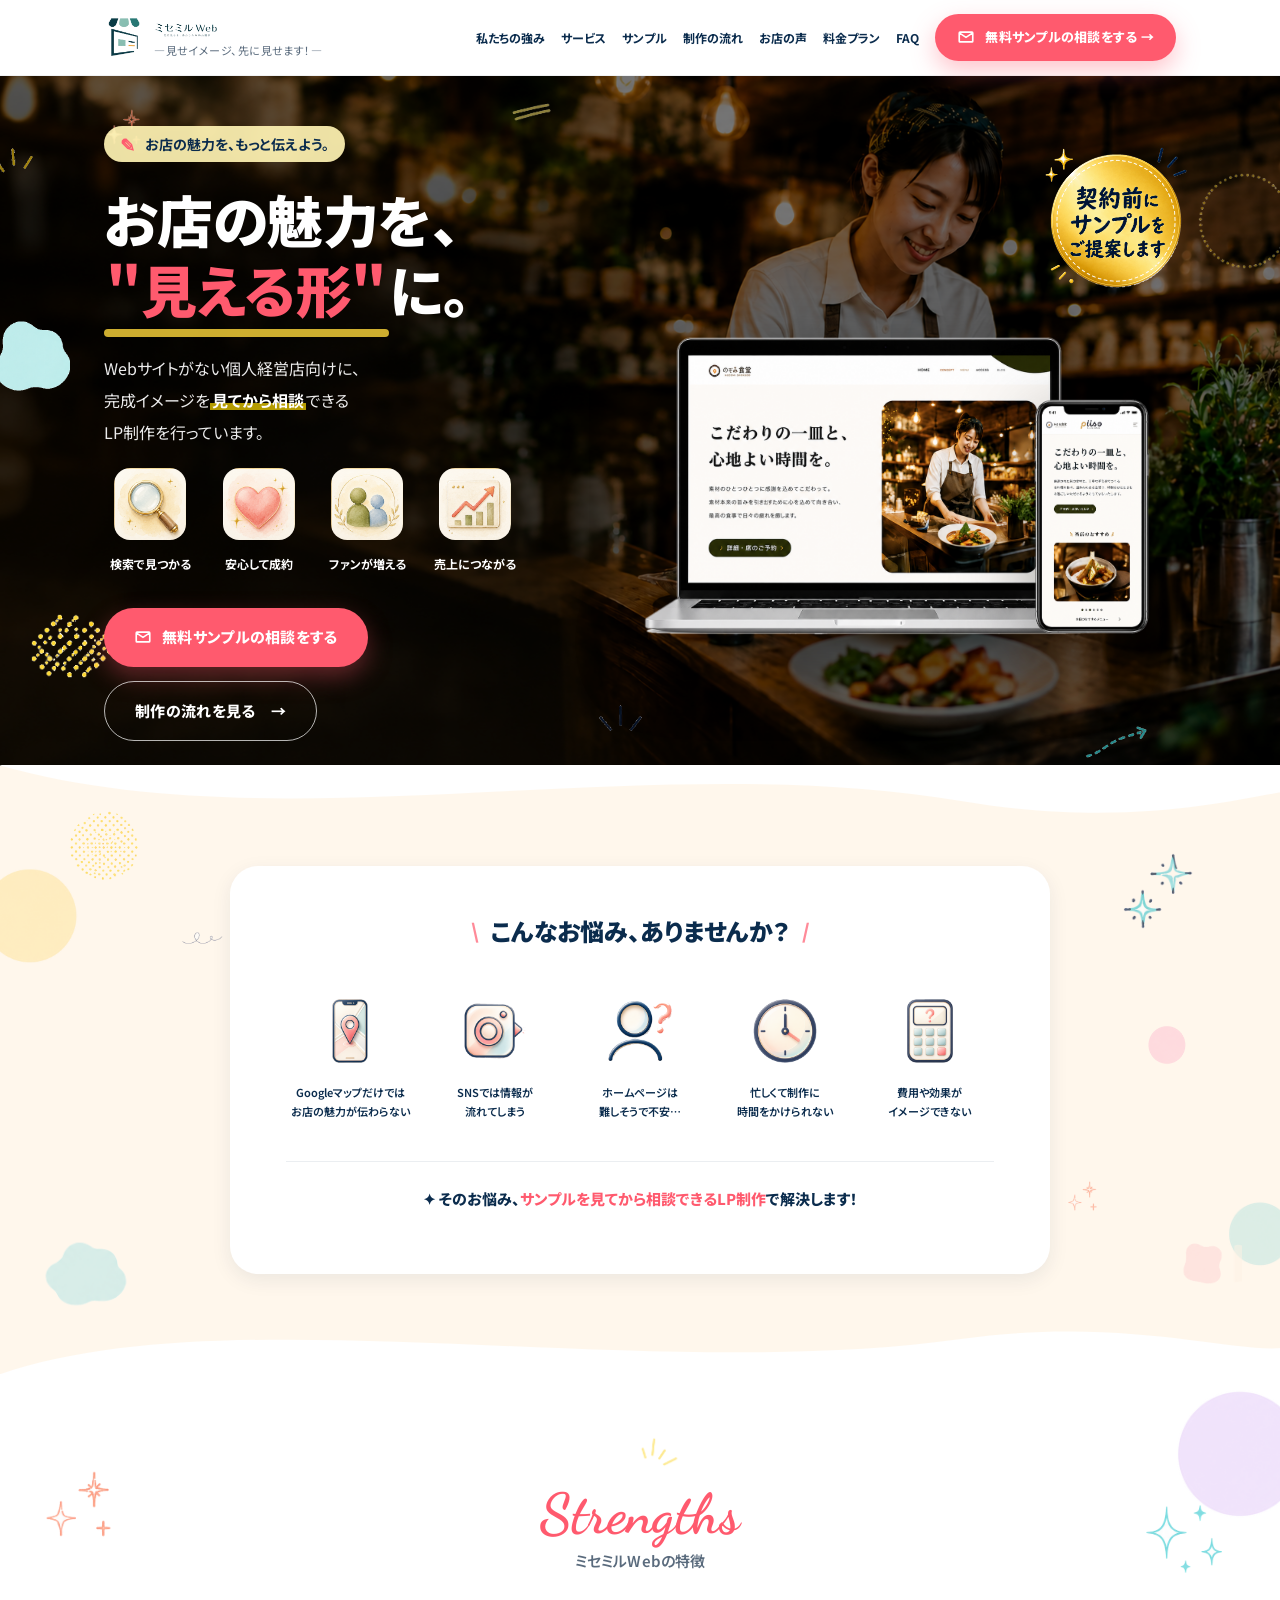
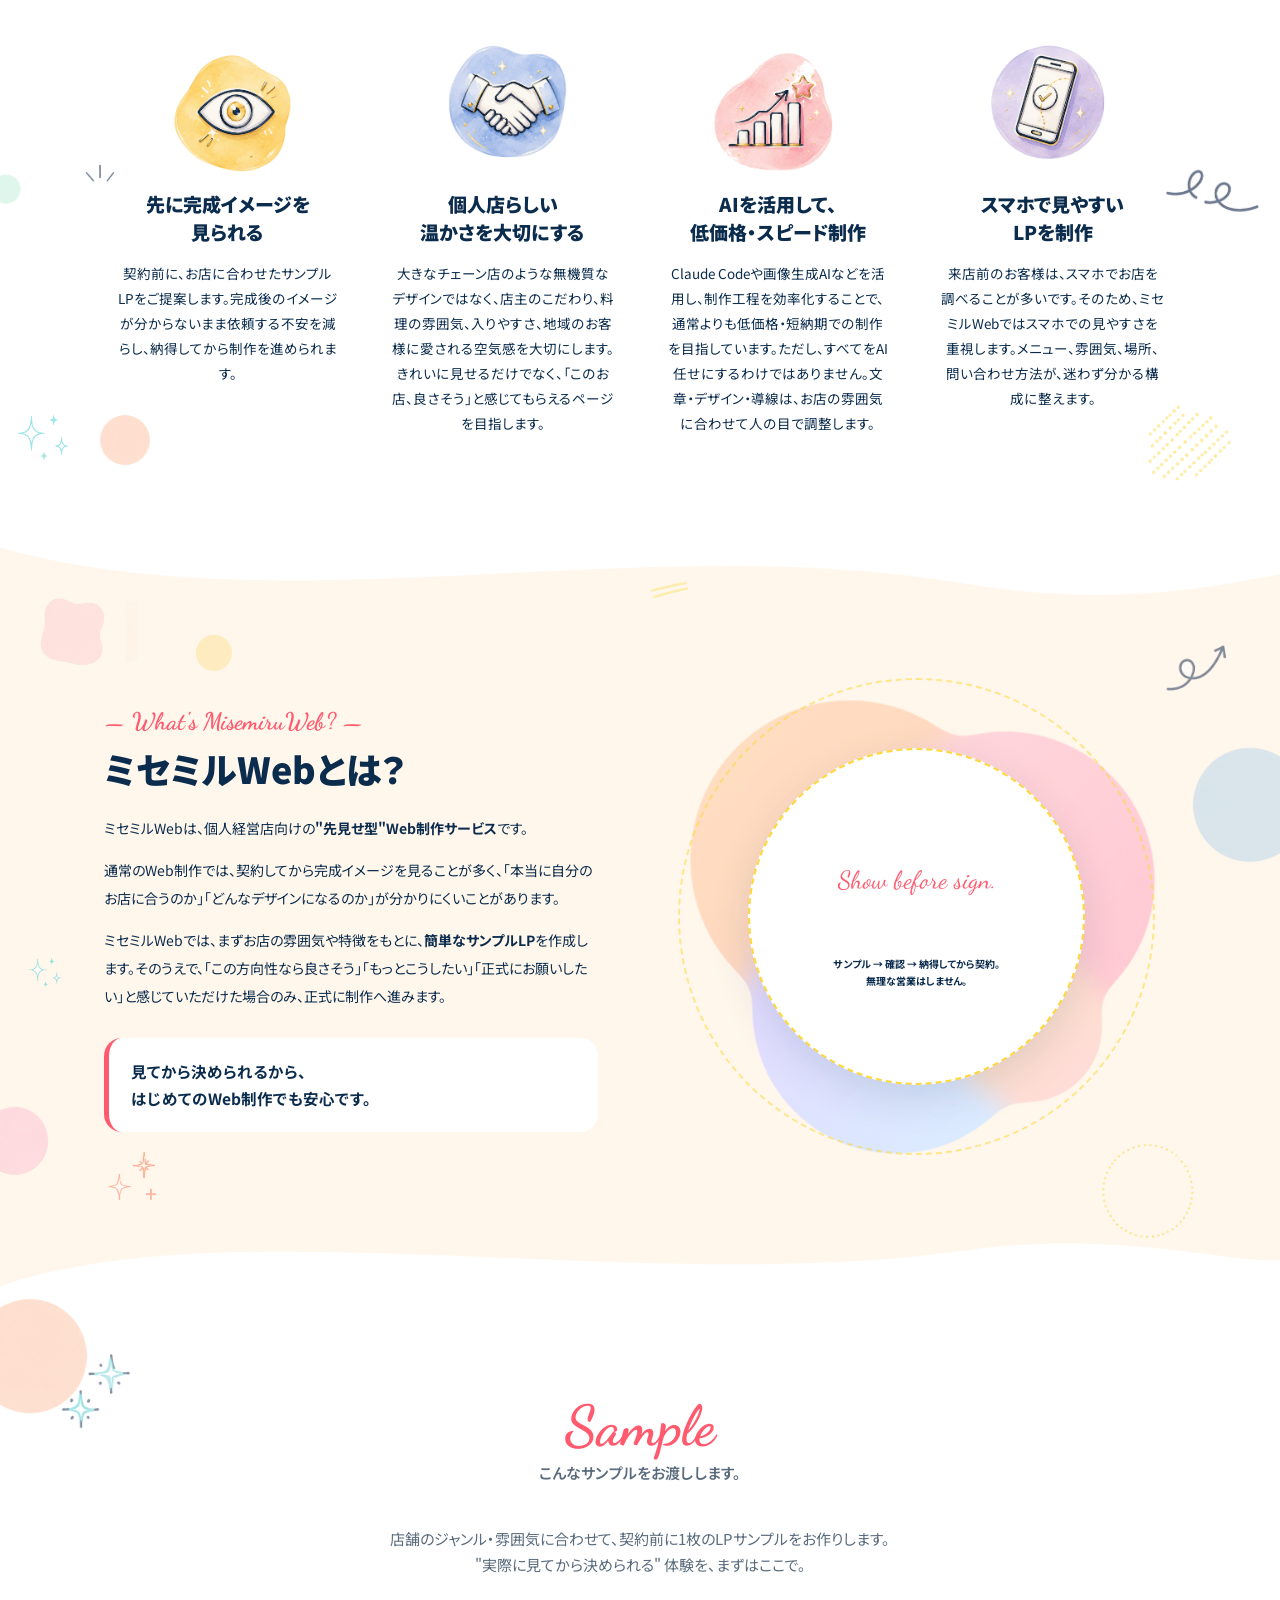
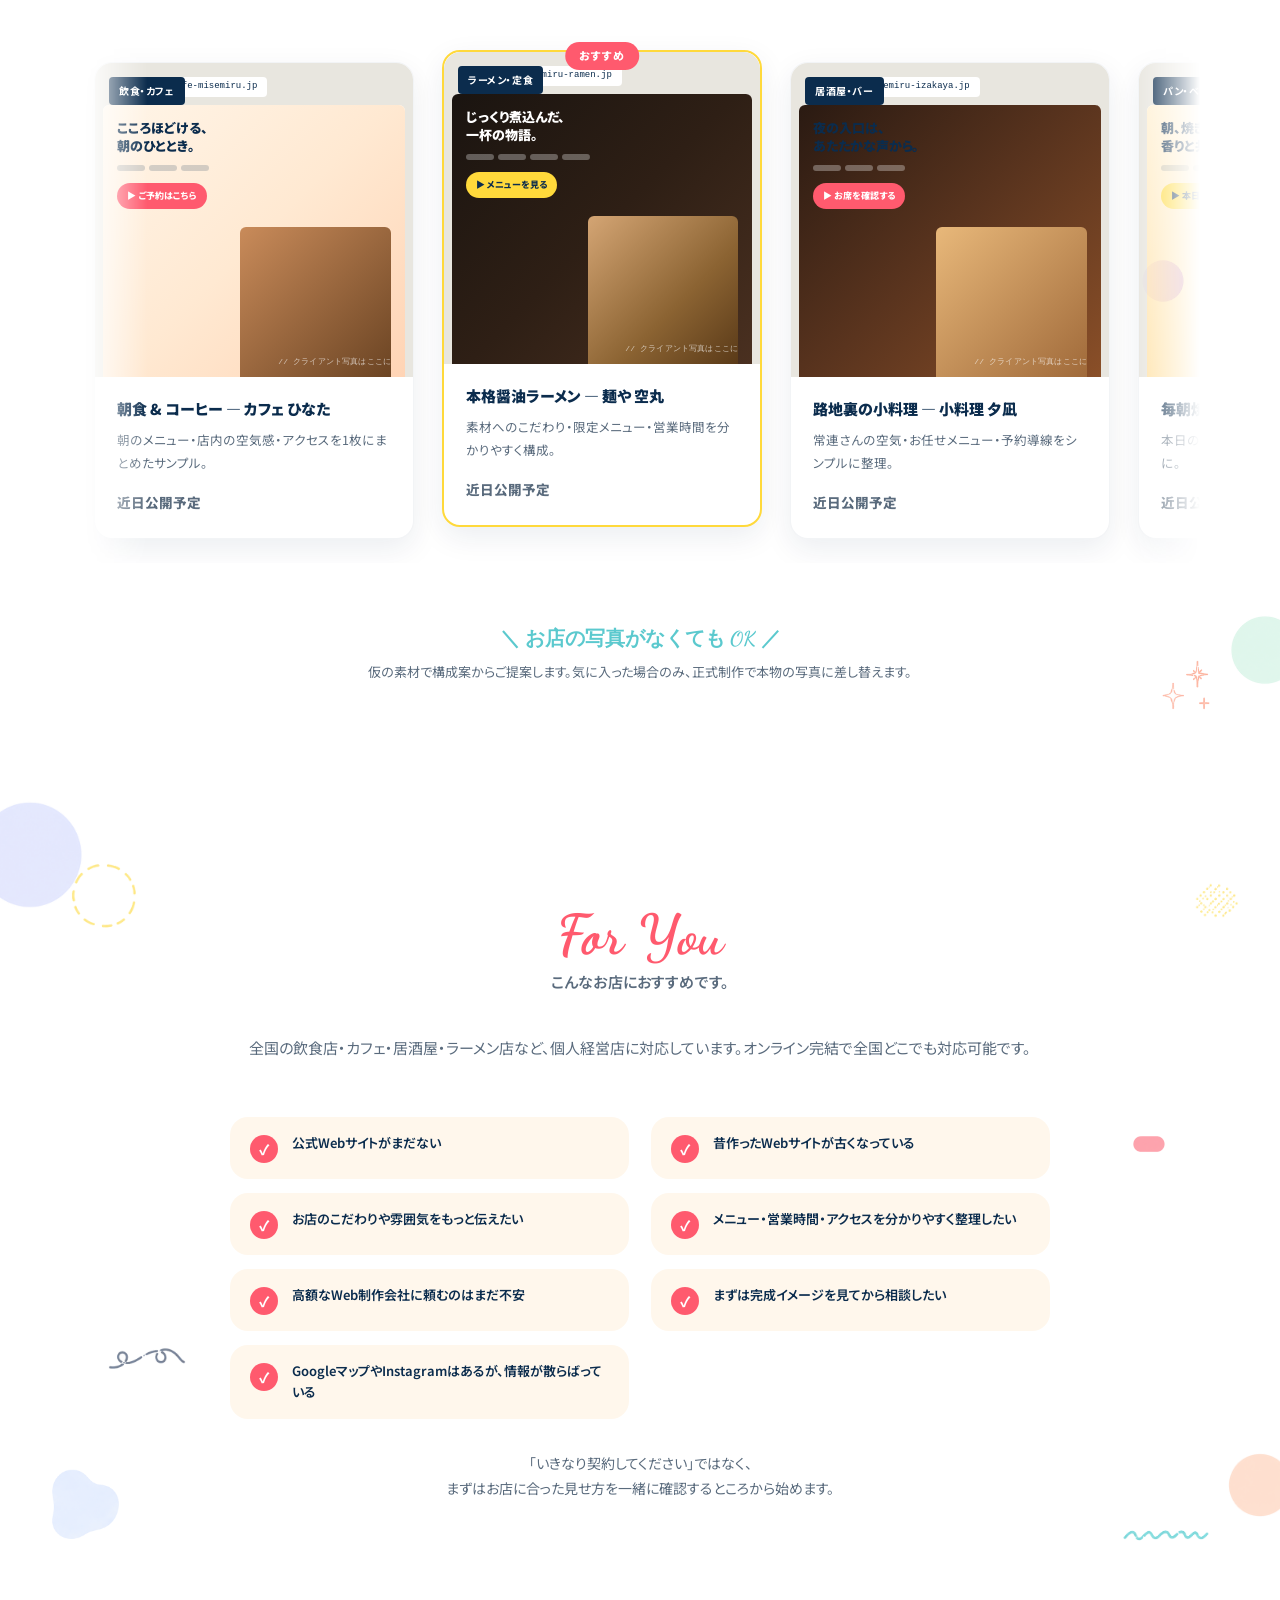
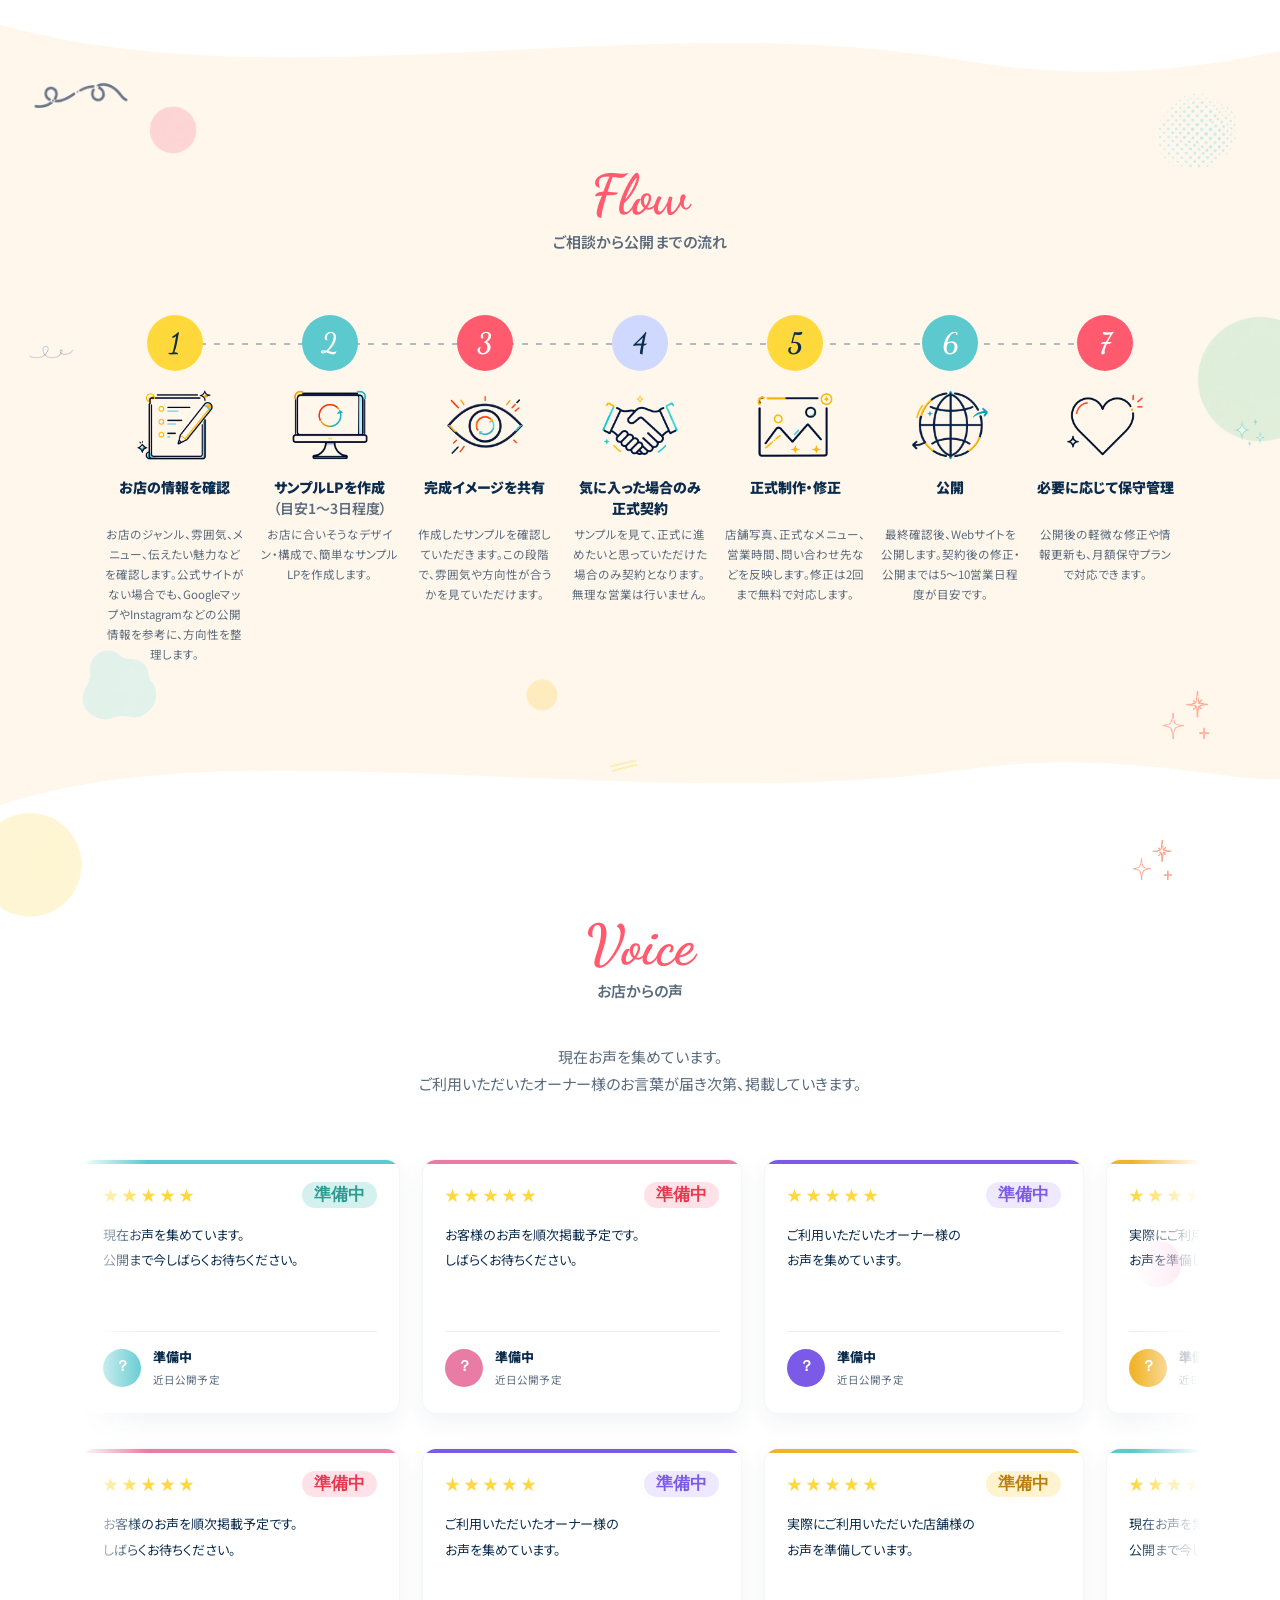
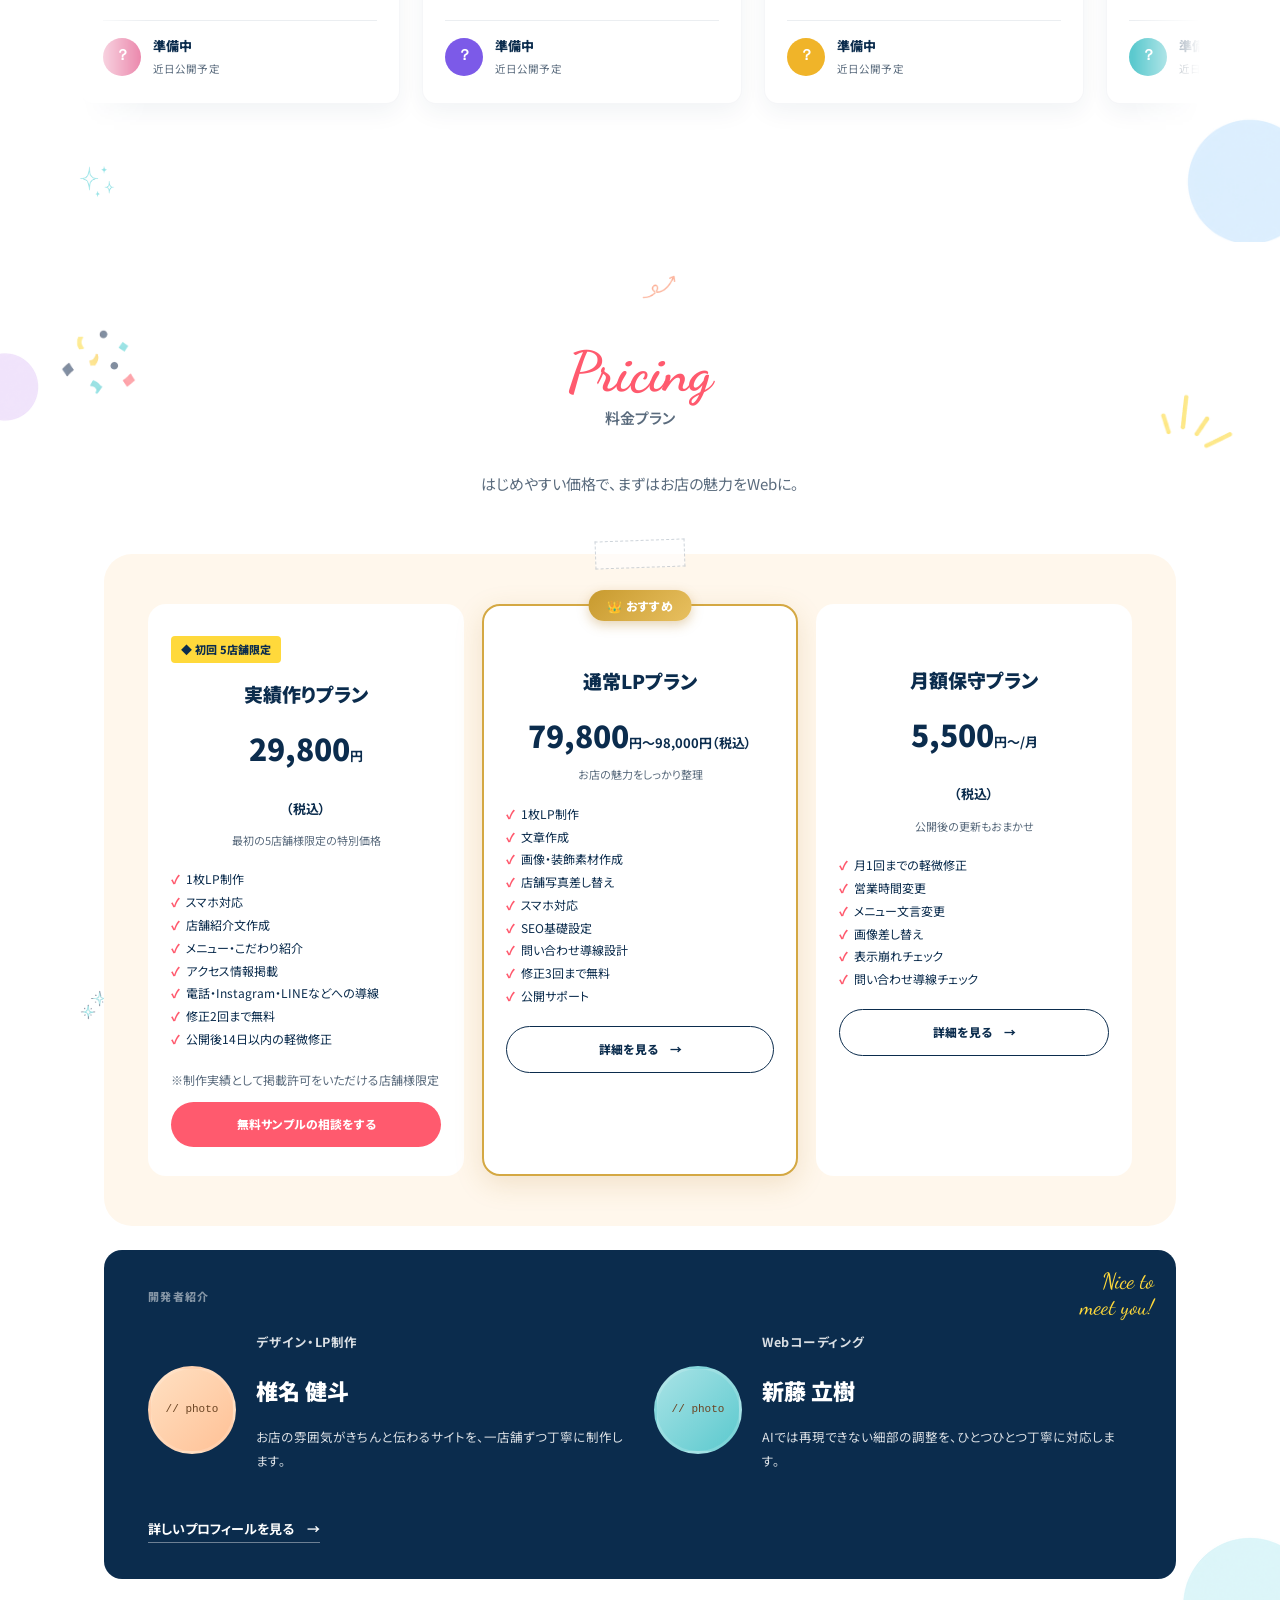
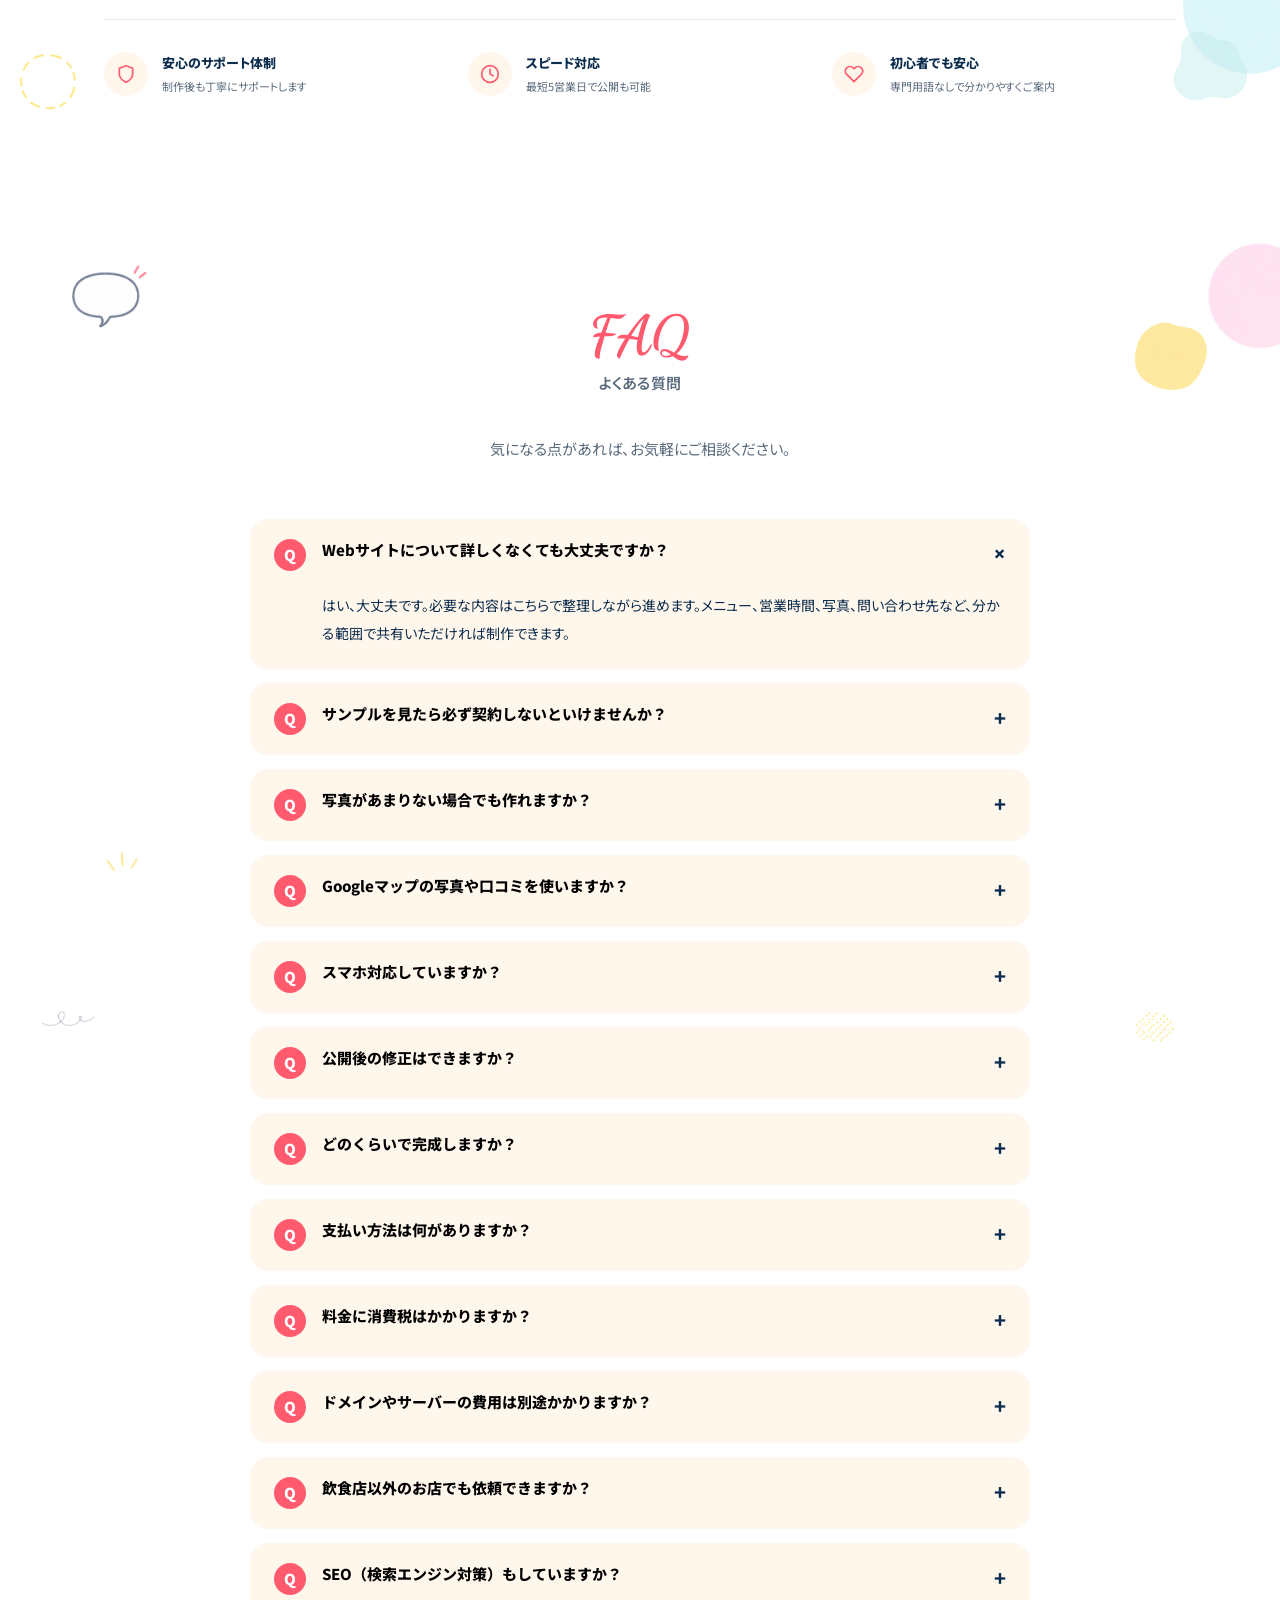
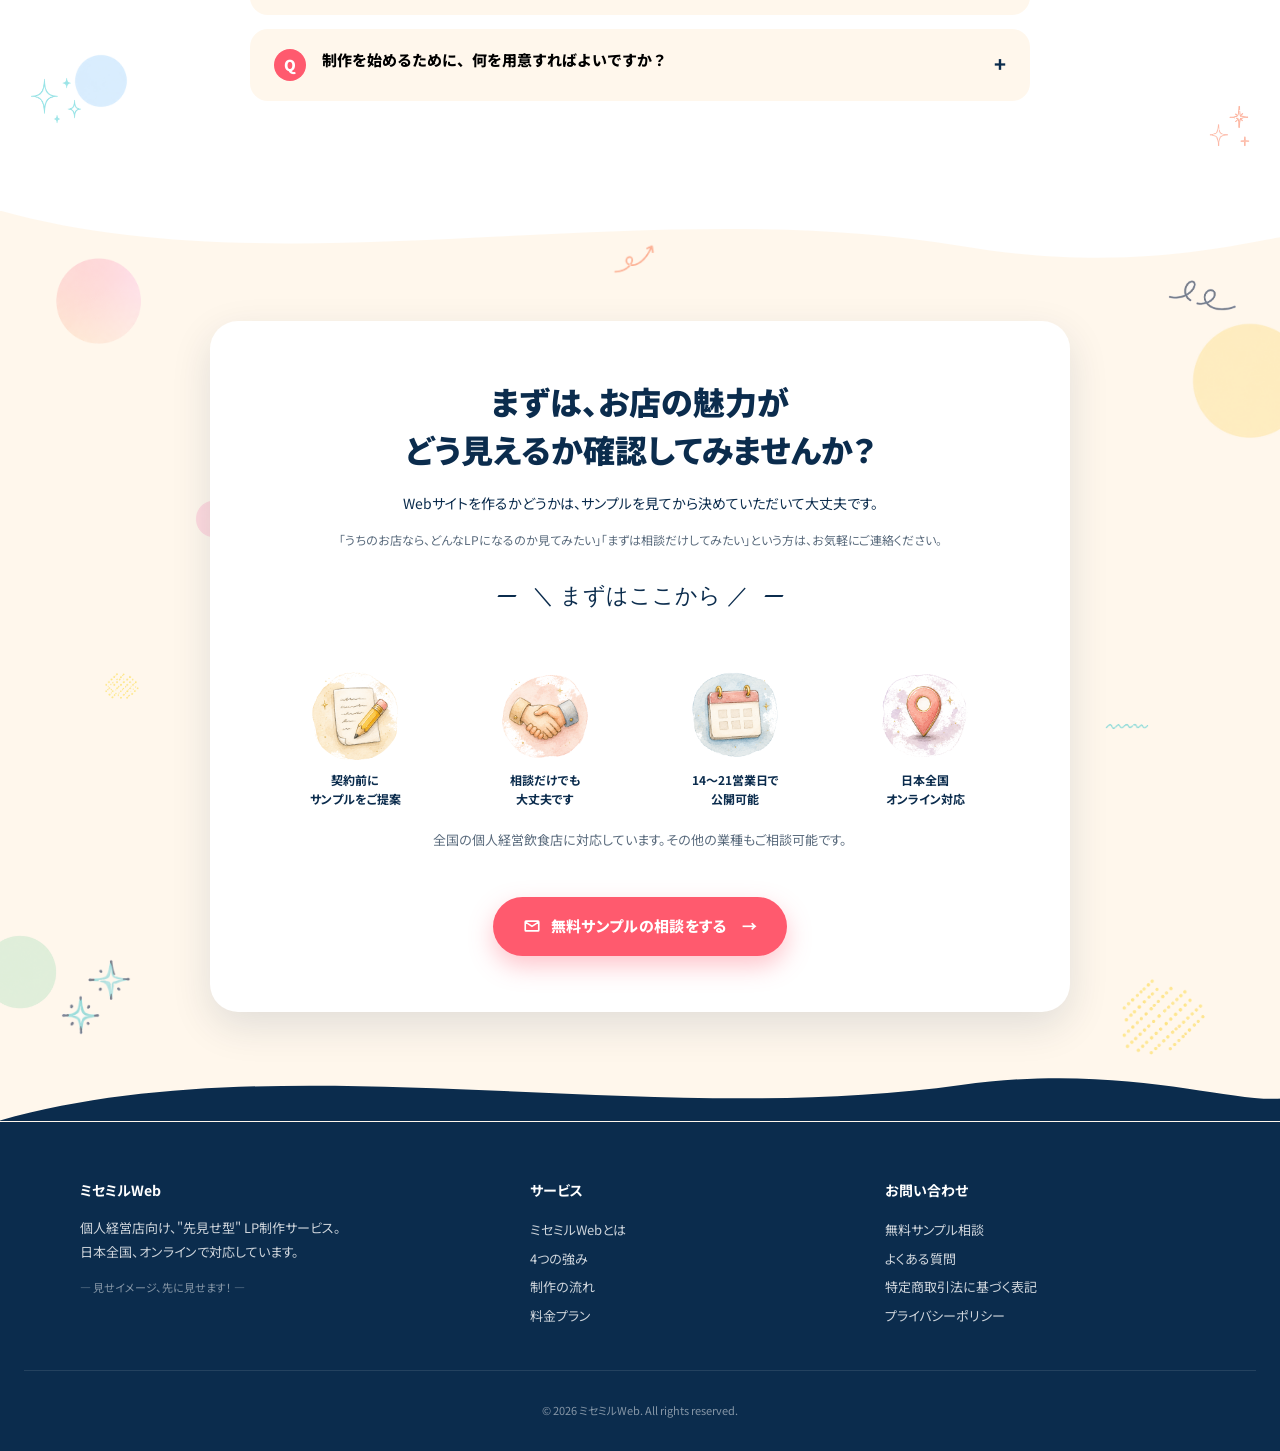
<file: index.html>
<!DOCTYPE html>
<!-- saved from url=(0300)https://dbb633f5-fa09-4026-b1d8-58a32b86bf15.claudeusercontent.com/v1/design/projects/dbb633f5-fa09-4026-b1d8-58a32b86bf15/serve/index.html?t=2ac760c77014b0de80f758d09dc123485206fa4c06a4fd21a2168c9113b97ffd.4167ca3e-e172-407c-885a-ccfeb2a3f7b0.26542ee2-0ee2-4871-b55e-89dc1aae7303.1779364447&srcmap=1 -->
<html data-src-ver="3a40de11" lang="ja" data-om-id="3a40de11:0" style="--navy: #0b2c4d; --coral: #ff5a6e; --coral-soft: #ff8a98; --yellow: #ffd93b; --yellow-soft: #ffe97a; --teal: #5bc9ce; --teal-soft: #a9e3e6; --cream: #fff7ec; --cream-deep: #fdebd0; --pink: #fbd0d6; --ink: #0b2c4d; --ink-mute: #5a6b7d; --bg: #ffffff;"><head data-om-id="3a40de11:1"><meta http-equiv="Content-Type" content="text/html; charset=UTF-8">
<style data-omelette-injected="">html,body{background:transparent}</style><script data-omelette-injected="">(()=>{var j=["https://claude.ai","https://preview.claude.ai"];var x=true;var S=30000;var f=3000;document.addEventListener("DOMContentLoaded",()=>{const H=window.Babel;const G="om-src-id";if(H&&H.registerPlugin&&!(H.availablePlugins&&H.availablePlugins[G])){H.registerPlugin(G,({types:Y})=>({visitor:{JSXOpeningElement(U,Q){const J=U.node;if(J.name&&J.name.type==="JSXMemberExpression")return;for(let V=0;V<J.attributes.length;V++){const L=J.attributes[V];if(L.type==="JSXAttribute"&&L.name&&L.name.name==="data-om-id")return}const W=Q.file&&Q.file.opts&&Q.file.opts.filename||"?";const Z=J.loc&&J.loc.start;const z=`jsx:${W}:${J.start??0}:${Z?Z.line:0}:${Z?Z.column+1:0}`;J.attributes.push(Y.jsxAttribute(Y.jsxIdentifier("data-om-id"),Y.stringLiteral(z)))}}}))}const k="om-text-extract";let A=false;if(x&&H&&H.registerPlugin&&!(H.availablePlugins&&H.availablePlugins[k])){const Y=window.React;if(Y&&Y.useSyncExternalStore&&Y.createElement){A=true;const U={};const Q=new Set;let J=0;window.__omTextO=U;window.__omTextSet=(z)=>{for(const V in z){const L=z[V];if(L==null)delete U[V];else U[V]=L}J++;Q.forEach((V)=>V())};const W=(z)=>{Q.add(z);return()=>Q.delete(z)};const Z=()=>J;window.__OmT=function z(V){Y.useSyncExternalStore(W,Z,Z);return Y.createElement("span",{"data-om-text":V.i,className:"__om-t"},V.i in U?U[V.i]:V.children)};H.registerPlugin(k,({types:z})=>{const V={style:1,script:1,noscript:1,textarea:1,title:1,option:1,text:1,tspan:1,textPath:1};const L={placeholder:1,alt:1,title:1,label:1,"aria-label":1,"aria-description":1,"aria-placeholder":1};const _=($,C)=>z.logicalExpression("??",z.memberExpression(z.logicalExpression("||",z.memberExpression(z.identifier("window"),z.identifier("__omTextO")),z.objectExpression([])),z.stringLiteral($),true),C);const E=($)=>$.file&&$.file.opts&&$.file.opts.filename||"?";const B=($)=>$.file&&$.file.code||"";const b=($,C)=>{const X=(F)=>F&&F.start!=null&&F.end!=null&&(F.type==="StringLiteral"||F.type==="TemplateLiteral"&&F.expressions.length===0)?[F.start,F.end]:null;const N=X(C);if(N)return N;if(C&&C.type==="Identifier"){const F=$.scope.getBinding(C.name);if(F&&F.constant&&F.path.node.type==="VariableDeclarator"){return X(F.path.node.init)}}return null};const M=($,C,X)=>{const N=$.node;let F=false;const w=(K,q)=>{F=true;return z.jsxElement(z.jsxOpeningElement(z.jsxIdentifier("__OmT"),[z.jsxAttribute(z.jsxIdentifier("i"),z.stringLiteral(K))],false),z.jsxClosingElement(z.jsxIdentifier("__OmT")),[q],false)};const D=N.children.map((K)=>{if(K.type==="JSXText"){if(K.start==null||K.end==null)return K;const q=X.slice(K.start,K.end);const R=q.length-q.trimStart().length;const m=q.length-q.trimEnd().length;if(R+m>=q.length)return K;return w(`txt:${C}:${K.start+R}:${K.end-m}`,K)}if(K.type==="JSXExpressionContainer"){const q=b($,K.expression);if(q)return w(`str:${C}:${q[0]}:${q[1]}`,K)}return K});if(F)N.children=D};return{visitor:{JSXOpeningElement($,C){const X=$.node;const N=E(C);const F={};for(let w=0;w<X.attributes.length;w++){const D=X.attributes[w];if(D.type!=="JSXAttribute"||!D.name)continue;const K=D.name.name;if(!L[K])continue;if(!D.value||D.value.type!=="StringLiteral")continue;if(D.value.start==null||D.value.end==null)continue;const q=`txt:${N}:${D.value.start}:${D.value.end}`;F[K]=q;D.value=z.jsxExpressionContainer(_(q,z.stringLiteral(D.value.value)))}if(Object.keys(F).length){X.attributes.push(z.jsxAttribute(z.jsxIdentifier("data-om-text-attrs"),z.stringLiteral(JSON.stringify(F))))}},JSXElement($,C){const X=$.node.openingElement;const N=X&&X.name&&X.name.name;if(N==="__OmT")return;if(typeof N==="string"&&V[N])return;M($,E(C),B(C))},JSXFragment($,C){M($,E(C),B(C))}}}})}}const u=A?["transform-react-jsx-source",G,k]:["transform-react-jsx-source",G];document.querySelectorAll('script[type="text/babel"],script[type="text/jsx"]').forEach((Y,U)=>{const Q=Y.getAttribute("data-plugins")||"";const J=u.filter((W)=>Q.indexOf(W)<0);if(J.length){Y.setAttribute("data-plugins",Q?`${Q},${J.join(",")}`:J.join(","))}if(!Y.hasAttribute("data-filename")){Y.setAttribute("data-filename",Y.getAttribute("src")||`inline-${U}`)}})});var y=window.parent;if(y&&y!==window){const H=(Q,J)=>{try{y.postMessage({__omelette_log:true,type:Q,data:J},"*")}catch{}};["log","warn","error"].forEach((Q)=>{const J=console[Q];console[Q]=(...W)=>{const Z=W.map((z)=>{try{return typeof z==="object"?JSON.stringify(z):String(z)}catch{try{return String(z)}catch{return"[unstringifiable]"}}}).join(" ");H(Q,Z);J.apply(console,W)}});window.addEventListener("error",(Q)=>{const J=Q.target;if(J&&J!==window&&J.tagName){const W=J.src||J.href||"";H("resource_error",`${J.tagName} failed to load: ${W}`)}else{H("error",`${Q.message||"Unknown error"} at ${Q.filename||"?"}:${Q.lineno||0}:${Q.colno||0}`)}},true);window.addEventListener("unhandledrejection",(Q)=>{const J=Q.reason;const W=J instanceof Error?`${J.message} ${J.stack}`:String(J);H("error",`Unhandled rejection: ${W}`)});const G=()=>{try{y.postMessage({type:"omelette:height",height:document.documentElement.scrollHeight},"*")}catch{}};if(document.readyState==="complete")G();else window.addEventListener("load",G);if(window.ResizeObserver)new ResizeObserver(G).observe(document.documentElement);const k={};let A=0;window.claude={complete(Q){return new Promise((J,W)=>{if(!j.length){W(new Error("claude.complete: no parent origin"));return}const Z=`c${++A}`;const z=()=>setTimeout(()=>{delete k[Z];W(new Error(`claude.complete: no data for ${S/1000}s`))},S);const V=z();k[Z]={resolve:J,reject:W,text:"",t:V,arm:z};try{for(const L of j){y.postMessage({__om_api:true,id:Z,body:Q},L)}}catch(L){clearTimeout(V);delete k[Z];W(L)}})}};const u={};let Y=0;window.omelette={writeFile:(Q,J)=>new Promise((W,Z)=>{if(!j.length){W();return}const z=`f${++Y}`;const V=setTimeout(()=>{delete u[z];W()},f);u[z]={resolve:W,reject:Z,t:V};try{for(const L of j){y.postMessage({__om_file:true,id:z,op:"write",path:Q,content:J},L)}}catch{clearTimeout(V);delete u[z];W()}})};const U=(Q)=>{try{return JSON.stringify(Q)}catch{return JSON.stringify(String(Q))}};window.addEventListener("message",(Q)=>{if(j.indexOf(Q.origin)<0)return;if(Q.source!==y)return;const J=Q.data;if(!J)return;if(J.type==="omelette-preview-refresh"){if(typeof J.token!=="string"||!/^[0-9a-f.-]+$/.test(J.token))return;const z=Math.max(1,Math.floor((J.expiresAt||0)-Date.now()/1000));document.cookie="__Host-omelette-preview="+J.token+"; Path=/; Secure; SameSite=None; Partitioned; Max-Age="+z;return}if(J.__om_file_r){const z=u[J.id];if(!z)return;clearTimeout(z.t);delete u[J.id];if(J.ok)z.resolve();else z.reject(new Error(J.error||"write failed"));return}if(J.__om_api_r){const z=k[J.id];if(!z)return;if(J.error!=null){clearTimeout(z.t);delete k[J.id];z.reject(new Error(J.error));return}if(J.chunk!=null){clearTimeout(z.t);z.t=z.arm();z.text+=J.chunk;return}if(J.done){clearTimeout(z.t);delete k[J.id];z.resolve(J.text!=null?J.text:z.text);return}return}if(!J.__om_eval)return;const W=J;const Z=(z)=>{Q.source.postMessage({...z,__om_eval_r:1,id:W.id},Q.origin)};try{const z=(0,eval)(W.code);if(z&&typeof z.then==="function"){z.then((V)=>Z({ok:1,v:U(V)}),(V)=>Z({ok:0,e:String(V)}))}else{Z({ok:1,v:U(z)})}}catch(z){Z({ok:0,e:String(z)})}})}})();
</script>


<meta name="viewport" content="width=device-width, initial-scale=1.0" data-om-id="3a40de11:3">
<title>ミセミルWeb｜お店の魅力を、先に"見える形"に。</title>
<link rel="preconnect" href="https://fonts.googleapis.com/" data-om-id="3a40de11:4">
<link rel="preconnect" href="https://fonts.gstatic.com/" crossorigin="" data-om-id="3a40de11:5">
<link href="https://fonts.googleapis.com/css2?family=Noto+Sans+JP:wght@400;500;700;800&family=Dancing+Script:wght@400;600;700&display=swap" rel="stylesheet">
<link rel="stylesheet" href="./css/styles.css" data-om-id="3a40de11:7">
<link rel="stylesheet" href="./css/tweaks-overrides.css" data-om-id="3a40de11:8">
<script>"use strict";

var _jsxFileName = "/https:/dbb633f5-fa09-4026-b1d8-58a32b86bf15.claudeusercontent.com/v1/design/projects/dbb633f5-fa09-4026-b1d8-58a32b86bf15/serve/tweaks-panel.jsx";
function _toArray(r) { return _arrayWithHoles(r) || _iterableToArray(r) || _unsupportedIterableToArray(r) || _nonIterableRest(); }
function _iterableToArray(r) { if ("undefined" != typeof Symbol && null != r[Symbol.iterator] || null != r["@@iterator"]) return Array.from(r); }
function ownKeys(e, r) { var t = Object.keys(e); if (Object.getOwnPropertySymbols) { var o = Object.getOwnPropertySymbols(e); r && (o = o.filter(function (r) { return Object.getOwnPropertyDescriptor(e, r).enumerable; })), t.push.apply(t, o); } return t; }
function _objectSpread(e) { for (var r = 1; r < arguments.length; r++) { var t = null != arguments[r] ? arguments[r] : {}; r % 2 ? ownKeys(Object(t), !0).forEach(function (r) { _defineProperty(e, r, t[r]); }) : Object.getOwnPropertyDescriptors ? Object.defineProperties(e, Object.getOwnPropertyDescriptors(t)) : ownKeys(Object(t)).forEach(function (r) { Object.defineProperty(e, r, Object.getOwnPropertyDescriptor(t, r)); }); } return e; }
function _defineProperty(e, r, t) { return (r = _toPropertyKey(r)) in e ? Object.defineProperty(e, r, { value: t, enumerable: !0, configurable: !0, writable: !0 }) : e[r] = t, e; }
function _toPropertyKey(t) { var i = _toPrimitive(t, "string"); return "symbol" == _typeof(i) ? i : i + ""; }
function _toPrimitive(t, r) { if ("object" != _typeof(t) || !t) return t; var e = t[Symbol.toPrimitive]; if (void 0 !== e) { var i = e.call(t, r || "default"); if ("object" != _typeof(i)) return i; throw new TypeError("@@toPrimitive must return a primitive value."); } return ("string" === r ? String : Number)(t); }
function _typeof(o) { "@babel/helpers - typeof"; return _typeof = "function" == typeof Symbol && "symbol" == typeof Symbol.iterator ? function (o) { return typeof o; } : function (o) { return o && "function" == typeof Symbol && o.constructor === Symbol && o !== Symbol.prototype ? "symbol" : typeof o; }, _typeof(o); }
function _slicedToArray(r, e) { return _arrayWithHoles(r) || _iterableToArrayLimit(r, e) || _unsupportedIterableToArray(r, e) || _nonIterableRest(); }
function _nonIterableRest() { throw new TypeError("Invalid attempt to destructure non-iterable instance.\nIn order to be iterable, non-array objects must have a [Symbol.iterator]() method."); }
function _unsupportedIterableToArray(r, a) { if (r) { if ("string" == typeof r) return _arrayLikeToArray(r, a); var t = {}.toString.call(r).slice(8, -1); return "Object" === t && r.constructor && (t = r.constructor.name), "Map" === t || "Set" === t ? Array.from(r) : "Arguments" === t || /^(?:Ui|I)nt(?:8|16|32)(?:Clamped)?Array$/.test(t) ? _arrayLikeToArray(r, a) : void 0; } }
function _arrayLikeToArray(r, a) { (null == a || a > r.length) && (a = r.length); for (var e = 0, n = Array(a); e < a; e++) n[e] = r[e]; return n; }
function _iterableToArrayLimit(r, l) { var t = null == r ? null : "undefined" != typeof Symbol && r[Symbol.iterator] || r["@@iterator"]; if (null != t) { var e, n, i, u, a = [], f = !0, o = !1; try { if (i = (t = t.call(r)).next, 0 === l) { if (Object(t) !== t) return; f = !1; } else for (; !(f = (e = i.call(t)).done) && (a.push(e.value), a.length !== l); f = !0); } catch (r) { o = !0, n = r; } finally { try { if (!f && null != t["return"] && (u = t["return"](), Object(u) !== u)) return; } finally { if (o) throw n; } } return a; } }
function _arrayWithHoles(r) { if (Array.isArray(r)) return r; }
// tweaks-panel.jsx
// Reusable Tweaks shell + form-control helpers.
//
// Owns the host protocol (listens for __activate_edit_mode / __deactivate_edit_mode,
// posts __edit_mode_available / __edit_mode_set_keys / __edit_mode_dismissed) so
// individual prototypes don't re-roll it. Ships a consistent set of controls so you
// don't hand-draw <input type="range">, segmented radios, steppers, etc.
//
// Usage (in an HTML file that loads React + Babel):
//
//   const TWEAK_DEFAULTS = /*EDITMODE-BEGIN*/{
//     "primaryColor": "#D97757",
//     "palette": ["#D97757", "#29261b", "#f6f4ef"],
//     "fontSize": 16,
//     "density": "regular",
//     "dark": false
//   }/*EDITMODE-END*/;
//
//   function App() {
//     const [t, setTweak] = useTweaks(TWEAK_DEFAULTS);
//     return (
//       <div style={{ fontSize: t.fontSize, color: t.primaryColor }}>
//         Hello
//         <TweaksPanel>
//           <TweakSection label="Typography" />
//           <TweakSlider label="Font size" value={t.fontSize} min={10} max={32} unit="px"
//                        onChange={(v) => setTweak('fontSize', v)} />
//           <TweakRadio  label="Density" value={t.density}
//                        options={['compact', 'regular', 'comfy']}
//                        onChange={(v) => setTweak('density', v)} />
//           <TweakSection label="Theme" />
//           <TweakColor  label="Primary" value={t.primaryColor}
//                        options={['#D97757', '#2A6FDB', '#1F8A5B', '#7A5AE0']}
//                        onChange={(v) => setTweak('primaryColor', v)} />
//           <TweakColor  label="Palette" value={t.palette}
//                        options={[['#D97757', '#29261b', '#f6f4ef'],
//                                  ['#475569', '#0f172a', '#f1f5f9']]}
//                        onChange={(v) => setTweak('palette', v)} />
//           <TweakToggle label="Dark mode" value={t.dark}
//                        onChange={(v) => setTweak('dark', v)} />
//         </TweaksPanel>
//       </div>
//     );
//   }
//
// ─────────────────────────────────────────────────────────────────────────────

var __TWEAKS_STYLE = "\n  .twk-panel{position:fixed;right:16px;bottom:16px;z-index:2147483646;width:280px;\n    max-height:calc(100vh - 32px);display:flex;flex-direction:column;\n    transform:scale(var(--dc-inv-zoom,1));transform-origin:bottom right;\n    background:rgba(250,249,247,.78);color:#29261b;\n    -webkit-backdrop-filter:blur(24px) saturate(160%);backdrop-filter:blur(24px) saturate(160%);\n    border:.5px solid rgba(255,255,255,.6);border-radius:14px;\n    box-shadow:0 1px 0 rgba(255,255,255,.5) inset,0 12px 40px rgba(0,0,0,.18);\n    font:11.5px/1.4 ui-sans-serif,system-ui,-apple-system,sans-serif;overflow:hidden}\n  .twk-hd{display:flex;align-items:center;justify-content:space-between;\n    padding:10px 8px 10px 14px;cursor:move;user-select:none}\n  .twk-hd b{font-size:12px;font-weight:600;letter-spacing:.01em}\n  .twk-x{appearance:none;border:0;background:transparent;color:rgba(41,38,27,.55);\n    width:22px;height:22px;border-radius:6px;cursor:default;font-size:13px;line-height:1}\n  .twk-x:hover{background:rgba(0,0,0,.06);color:#29261b}\n  .twk-body{padding:2px 14px 14px;display:flex;flex-direction:column;gap:10px;\n    overflow-y:auto;overflow-x:hidden;min-height:0;\n    scrollbar-width:thin;scrollbar-color:rgba(0,0,0,.15) transparent}\n  .twk-body::-webkit-scrollbar{width:8px}\n  .twk-body::-webkit-scrollbar-track{background:transparent;margin:2px}\n  .twk-body::-webkit-scrollbar-thumb{background:rgba(0,0,0,.15);border-radius:4px;\n    border:2px solid transparent;background-clip:content-box}\n  .twk-body::-webkit-scrollbar-thumb:hover{background:rgba(0,0,0,.25);\n    border:2px solid transparent;background-clip:content-box}\n  .twk-row{display:flex;flex-direction:column;gap:5px}\n  .twk-row-h{flex-direction:row;align-items:center;justify-content:space-between;gap:10px}\n  .twk-lbl{display:flex;justify-content:space-between;align-items:baseline;\n    color:rgba(41,38,27,.72)}\n  .twk-lbl>span:first-child{font-weight:500}\n  .twk-val{color:rgba(41,38,27,.5);font-variant-numeric:tabular-nums}\n\n  .twk-sect{font-size:10px;font-weight:600;letter-spacing:.06em;text-transform:uppercase;\n    color:rgba(41,38,27,.45);padding:10px 0 0}\n  .twk-sect:first-child{padding-top:0}\n\n  .twk-field{appearance:none;box-sizing:border-box;width:100%;min-width:0;height:26px;padding:0 8px;\n    border:.5px solid rgba(0,0,0,.1);border-radius:7px;\n    background:rgba(255,255,255,.6);color:inherit;font:inherit;outline:none}\n  .twk-field:focus{border-color:rgba(0,0,0,.25);background:rgba(255,255,255,.85)}\n  select.twk-field{padding-right:22px;\n    background-image:url(\"data:image/svg+xml;utf8,<svg xmlns='http://www.w3.org/2000/svg' width='10' height='6' viewBox='0 0 10 6'><path fill='rgba(0,0,0,.5)' d='M0 0h10L5 6z'/></svg>\");\n    background-repeat:no-repeat;background-position:right 8px center}\n\n  .twk-slider{appearance:none;-webkit-appearance:none;width:100%;height:4px;margin:6px 0;\n    border-radius:999px;background:rgba(0,0,0,.12);outline:none}\n  .twk-slider::-webkit-slider-thumb{-webkit-appearance:none;appearance:none;\n    width:14px;height:14px;border-radius:50%;background:#fff;\n    border:.5px solid rgba(0,0,0,.12);box-shadow:0 1px 3px rgba(0,0,0,.2);cursor:default}\n  .twk-slider::-moz-range-thumb{width:14px;height:14px;border-radius:50%;\n    background:#fff;border:.5px solid rgba(0,0,0,.12);box-shadow:0 1px 3px rgba(0,0,0,.2);cursor:default}\n\n  .twk-seg{position:relative;display:flex;padding:2px;border-radius:8px;\n    background:rgba(0,0,0,.06);user-select:none}\n  .twk-seg-thumb{position:absolute;top:2px;bottom:2px;border-radius:6px;\n    background:rgba(255,255,255,.9);box-shadow:0 1px 2px rgba(0,0,0,.12);\n    transition:left .15s cubic-bezier(.3,.7,.4,1),width .15s}\n  .twk-seg.dragging .twk-seg-thumb{transition:none}\n  .twk-seg button{appearance:none;position:relative;z-index:1;flex:1;border:0;\n    background:transparent;color:inherit;font:inherit;font-weight:500;min-height:22px;\n    border-radius:6px;cursor:default;padding:4px 6px;line-height:1.2;\n    overflow-wrap:anywhere}\n\n  .twk-toggle{position:relative;width:32px;height:18px;border:0;border-radius:999px;\n    background:rgba(0,0,0,.15);transition:background .15s;cursor:default;padding:0}\n  .twk-toggle[data-on=\"1\"]{background:#34c759}\n  .twk-toggle i{position:absolute;top:2px;left:2px;width:14px;height:14px;border-radius:50%;\n    background:#fff;box-shadow:0 1px 2px rgba(0,0,0,.25);transition:transform .15s}\n  .twk-toggle[data-on=\"1\"] i{transform:translateX(14px)}\n\n  .twk-num{display:flex;align-items:center;box-sizing:border-box;min-width:0;height:26px;padding:0 0 0 8px;\n    border:.5px solid rgba(0,0,0,.1);border-radius:7px;background:rgba(255,255,255,.6)}\n  .twk-num-lbl{font-weight:500;color:rgba(41,38,27,.6);cursor:ew-resize;\n    user-select:none;padding-right:8px}\n  .twk-num input{flex:1;min-width:0;height:100%;border:0;background:transparent;\n    font:inherit;font-variant-numeric:tabular-nums;text-align:right;padding:0 8px 0 0;\n    outline:none;color:inherit;-moz-appearance:textfield}\n  .twk-num input::-webkit-inner-spin-button,.twk-num input::-webkit-outer-spin-button{\n    -webkit-appearance:none;margin:0}\n  .twk-num-unit{padding-right:8px;color:rgba(41,38,27,.45)}\n\n  .twk-btn{appearance:none;height:26px;padding:0 12px;border:0;border-radius:7px;\n    background:rgba(0,0,0,.78);color:#fff;font:inherit;font-weight:500;cursor:default}\n  .twk-btn:hover{background:rgba(0,0,0,.88)}\n  .twk-btn.secondary{background:rgba(0,0,0,.06);color:inherit}\n  .twk-btn.secondary:hover{background:rgba(0,0,0,.1)}\n\n  .twk-swatch{appearance:none;-webkit-appearance:none;width:56px;height:22px;\n    border:.5px solid rgba(0,0,0,.1);border-radius:6px;padding:0;cursor:default;\n    background:transparent;flex-shrink:0}\n  .twk-swatch::-webkit-color-swatch-wrapper{padding:0}\n  .twk-swatch::-webkit-color-swatch{border:0;border-radius:5.5px}\n  .twk-swatch::-moz-color-swatch{border:0;border-radius:5.5px}\n\n  .twk-chips{display:flex;gap:6px}\n  .twk-chip{position:relative;appearance:none;flex:1;min-width:0;height:46px;\n    padding:0;border:0;border-radius:6px;overflow:hidden;cursor:default;\n    box-shadow:0 0 0 .5px rgba(0,0,0,.12),0 1px 2px rgba(0,0,0,.06);\n    transition:transform .12s cubic-bezier(.3,.7,.4,1),box-shadow .12s}\n  .twk-chip:hover{transform:translateY(-1px);\n    box-shadow:0 0 0 .5px rgba(0,0,0,.18),0 4px 10px rgba(0,0,0,.12)}\n  .twk-chip[data-on=\"1\"]{box-shadow:0 0 0 1.5px rgba(0,0,0,.85),\n    0 2px 6px rgba(0,0,0,.15)}\n  .twk-chip>span{position:absolute;top:0;bottom:0;right:0;width:34%;\n    display:flex;flex-direction:column;box-shadow:-1px 0 0 rgba(0,0,0,.1)}\n  .twk-chip>span>i{flex:1;box-shadow:0 -1px 0 rgba(0,0,0,.1)}\n  .twk-chip>span>i:first-child{box-shadow:none}\n  .twk-chip svg{position:absolute;top:6px;left:6px;width:13px;height:13px;\n    filter:drop-shadow(0 1px 1px rgba(0,0,0,.3))}\n";

// ── useTweaks ───────────────────────────────────────────────────────────────
// Single source of truth for tweak values. setTweak persists via the host
// (__edit_mode_set_keys → host rewrites the EDITMODE block on disk).
function useTweaks(defaults) {
  var _React$useState = React.useState(defaults),
    _React$useState2 = _slicedToArray(_React$useState, 2),
    values = _React$useState2[0],
    setValues = _React$useState2[1];
  // Accepts either setTweak('key', value) or setTweak({ key: value, ... }) so a
  // useState-style call doesn't write a "[object Object]" key into the persisted
  // JSON block.
  var setTweak = React.useCallback(function (keyOrEdits, val) {
    var edits = _typeof(keyOrEdits) === 'object' && keyOrEdits !== null ? keyOrEdits : _defineProperty({}, keyOrEdits, val);
    setValues(function (prev) {
      return _objectSpread(_objectSpread({}, prev), edits);
    });
    window.parent.postMessage({
      type: '__edit_mode_set_keys',
      edits: edits
    }, '*');
    // Same-window signal so in-page listeners (deck-stage rail thumbnails)
    // can react — the parent message only reaches the host, not peers.
    window.dispatchEvent(new CustomEvent('tweakchange', {
      detail: edits
    }));
  }, []);
  return [values, setTweak];
}

// ── TweaksPanel ─────────────────────────────────────────────────────────────
// Floating shell. Registers the protocol listener BEFORE announcing
// availability — if the announce ran first, the host's activate could land
// before our handler exists and the toolbar toggle would silently no-op.
// The close button posts __edit_mode_dismissed so the host's toolbar toggle
// flips off in lockstep; the host echoes __deactivate_edit_mode back which
// is what actually hides the panel.
function TweaksPanel(_ref2) {
  var _txtHttpsDbb633f, _txtHttpsDbb633f2, _txtHttpsDbb633f3;
  var _ref2$title = _ref2.title,
    title = _ref2$title === void 0 ? 'Tweaks' : _ref2$title,
    _ref2$noDeckControls = _ref2.noDeckControls,
    noDeckControls = _ref2$noDeckControls === void 0 ? false : _ref2$noDeckControls,
    children = _ref2.children;
  var _React$useState3 = React.useState(false),
    _React$useState4 = _slicedToArray(_React$useState3, 2),
    open = _React$useState4[0],
    setOpen = _React$useState4[1];
  var dragRef = React.useRef(null);
  // Auto-inject a rail toggle when a <deck-stage> is on the page. The
  // toggle drives the deck's per-viewer _railVisible via window message;
  // state is mirrored from the same localStorage key the deck reads so
  // the control reflects reality across reloads. The mechanism is the
  // message — authors who want custom placement can post it directly
  // and pass noDeckControls to suppress this one.
  var hasDeckStage = React.useMemo(function () {
    return typeof document !== 'undefined' && !!document.querySelector('deck-stage');
  }, []);
  // deck-stage enables its rail in connectedCallback, but this panel can
  // mount before that element has upgraded. The initial read catches the
  // common case; the listener covers mounting first. (Older deck-stage.js
  // copies still wait for the host's __omelette_rail_enabled postMessage —
  // same listener handles those.)
  var _React$useState5 = React.useState(function () {
      var _document$querySelect;
      return hasDeckStage && !!((_document$querySelect = document.querySelector('deck-stage')) !== null && _document$querySelect !== void 0 && _document$querySelect._railEnabled);
    }),
    _React$useState6 = _slicedToArray(_React$useState5, 2),
    railEnabled = _React$useState6[0],
    setRailEnabled = _React$useState6[1];
  React.useEffect(function () {
    if (!hasDeckStage || railEnabled) return undefined;
    var onMsg = function onMsg(e) {
      if (e.data && e.data.type === '__omelette_rail_enabled') setRailEnabled(true);
    };
    window.addEventListener('message', onMsg);
    return function () {
      return window.removeEventListener('message', onMsg);
    };
  }, [hasDeckStage, railEnabled]);
  var _React$useState7 = React.useState(function () {
      try {
        return localStorage.getItem('deck-stage.railVisible') !== '0';
      } catch (e) {
        return true;
      }
    }),
    _React$useState8 = _slicedToArray(_React$useState7, 2),
    railVisible = _React$useState8[0],
    setRailVisible = _React$useState8[1];
  var toggleRail = function toggleRail(on) {
    setRailVisible(on);
    window.postMessage({
      type: '__deck_rail_visible',
      on: on
    }, '*');
  };
  var offsetRef = React.useRef({
    x: 16,
    y: 16
  });
  var PAD = 16;
  var clampToViewport = React.useCallback(function () {
    var panel = dragRef.current;
    if (!panel) return;
    var w = panel.offsetWidth,
      h = panel.offsetHeight;
    var maxRight = Math.max(PAD, window.innerWidth - w - PAD);
    var maxBottom = Math.max(PAD, window.innerHeight - h - PAD);
    offsetRef.current = {
      x: Math.min(maxRight, Math.max(PAD, offsetRef.current.x)),
      y: Math.min(maxBottom, Math.max(PAD, offsetRef.current.y))
    };
    panel.style.right = offsetRef.current.x + 'px';
    panel.style.bottom = offsetRef.current.y + 'px';
  }, []);
  React.useEffect(function () {
    if (!open) return;
    clampToViewport();
    if (typeof ResizeObserver === 'undefined') {
      window.addEventListener('resize', clampToViewport);
      return function () {
        return window.removeEventListener('resize', clampToViewport);
      };
    }
    var ro = new ResizeObserver(clampToViewport);
    ro.observe(document.documentElement);
    return function () {
      return ro.disconnect();
    };
  }, [open, clampToViewport]);
  React.useEffect(function () {
    var onMsg = function onMsg(e) {
      var _e$data;
      var t = e === null || e === void 0 || (_e$data = e.data) === null || _e$data === void 0 ? void 0 : _e$data.type;
      if (t === '__activate_edit_mode') setOpen(true);else if (t === '__deactivate_edit_mode') setOpen(false);
    };
    window.addEventListener('message', onMsg);
    window.parent.postMessage({
      type: '__edit_mode_available'
    }, '*');
    return function () {
      return window.removeEventListener('message', onMsg);
    };
  }, []);
  var dismiss = function dismiss() {
    setOpen(false);
    window.parent.postMessage({
      type: '__edit_mode_dismissed'
    }, '*');
  };
  var onDragStart = function onDragStart(e) {
    var panel = dragRef.current;
    if (!panel) return;
    var r = panel.getBoundingClientRect();
    var sx = e.clientX,
      sy = e.clientY;
    var startRight = window.innerWidth - r.right;
    var startBottom = window.innerHeight - r.bottom;
    var move = function move(ev) {
      offsetRef.current = {
        x: startRight - (ev.clientX - sx),
        y: startBottom - (ev.clientY - sy)
      };
      clampToViewport();
    };
    var _up = function up() {
      window.removeEventListener('mousemove', move);
      window.removeEventListener('mouseup', _up);
    };
    window.addEventListener('mousemove', move);
    window.addEventListener('mouseup', _up);
  };
  if (!open) return null;
  return /*#__PURE__*/React.createElement(React.Fragment, null, /*#__PURE__*/React.createElement("style", {
    __source: {
      fileName: _jsxFileName,
      lineNumber: 292,
      columnNumber: 7
    },
    "data-om-id": "jsx:/https:/dbb633f5-fa09-4026-b1d8-58a32b86bf15.claudeusercontent.com/v1/design/projects/dbb633f5-fa09-4026-b1d8-58a32b86bf15/serve/tweaks-panel.jsx:14672:292:7"
  }, __TWEAKS_STYLE), /*#__PURE__*/React.createElement("div", {
    ref: dragRef,
    className: "twk-panel",
    "data-noncommentable": "",
    style: {
      right: offsetRef.current.x,
      bottom: offsetRef.current.y
    },
    __source: {
      fileName: _jsxFileName,
      lineNumber: 293,
      columnNumber: 7
    },
    "data-om-id": "jsx:/https:/dbb633f5-fa09-4026-b1d8-58a32b86bf15.claudeusercontent.com/v1/design/projects/dbb633f5-fa09-4026-b1d8-58a32b86bf15/serve/tweaks-panel.jsx:14710:293:7"
  }, /*#__PURE__*/React.createElement("div", {
    className: "twk-hd",
    onMouseDown: onDragStart,
    __source: {
      fileName: _jsxFileName,
      lineNumber: 295,
      columnNumber: 9
    },
    "data-om-id": "jsx:/https:/dbb633f5-fa09-4026-b1d8-58a32b86bf15.claudeusercontent.com/v1/design/projects/dbb633f5-fa09-4026-b1d8-58a32b86bf15/serve/tweaks-panel.jsx:14862:295:9"
  }, /*#__PURE__*/React.createElement("b", {
    __source: {
      fileName: _jsxFileName,
      lineNumber: 296,
      columnNumber: 11
    },
    "data-om-id": "jsx:/https:/dbb633f5-fa09-4026-b1d8-58a32b86bf15.claudeusercontent.com/v1/design/projects/dbb633f5-fa09-4026-b1d8-58a32b86bf15/serve/tweaks-panel.jsx:14923:296:11"
  }, title), /*#__PURE__*/React.createElement("button", {
    className: "twk-x",
    "aria-label": (_txtHttpsDbb633f = (window.__omTextO || {})["txt:/https:/dbb633f5-fa09-4026-b1d8-58a32b86bf15.claudeusercontent.com/v1/design/projects/dbb633f5-fa09-4026-b1d8-58a32b86bf15/serve/tweaks-panel.jsx:14985:14999"]) !== null && _txtHttpsDbb633f !== void 0 ? _txtHttpsDbb633f : "Close tweaks",
    onMouseDown: function onMouseDown(e) {
      return e.stopPropagation();
    },
    onClick: dismiss,
    __source: {
      fileName: _jsxFileName,
      lineNumber: 297,
      columnNumber: 11
    },
    "data-om-id": "jsx:/https:/dbb633f5-fa09-4026-b1d8-58a32b86bf15.claudeusercontent.com/v1/design/projects/dbb633f5-fa09-4026-b1d8-58a32b86bf15/serve/tweaks-panel.jsx:14948:297:11",
    "data-om-text-attrs": "{\"aria-label\":\"txt:/https:/dbb633f5-fa09-4026-b1d8-58a32b86bf15.claudeusercontent.com/v1/design/projects/dbb633f5-fa09-4026-b1d8-58a32b86bf15/serve/tweaks-panel.jsx:14985:14999\"}"
  }, /*#__PURE__*/React.createElement(__OmT, {
    i: "txt:/https:/dbb633f5-fa09-4026-b1d8-58a32b86bf15.claudeusercontent.com/v1/design/projects/dbb633f5-fa09-4026-b1d8-58a32b86bf15/serve/tweaks-panel.jsx:15095:15096",
    "data-om-id": "jsx:/https:/dbb633f5-fa09-4026-b1d8-58a32b86bf15.claudeusercontent.com/v1/design/projects/dbb633f5-fa09-4026-b1d8-58a32b86bf15/serve/tweaks-panel.jsx:0:0:0"
  }, "\u2715"))), /*#__PURE__*/React.createElement("div", {
    className: "twk-body",
    __source: {
      fileName: _jsxFileName,
      lineNumber: 301,
      columnNumber: 9
    },
    "data-om-id": "jsx:/https:/dbb633f5-fa09-4026-b1d8-58a32b86bf15.claudeusercontent.com/v1/design/projects/dbb633f5-fa09-4026-b1d8-58a32b86bf15/serve/tweaks-panel.jsx:15129:301:9"
  }, children, hasDeckStage && railEnabled && !noDeckControls && /*#__PURE__*/React.createElement(TweakSection, {
    label: (_txtHttpsDbb633f2 = (window.__omTextO || {})["txt:/https:/dbb633f5-fa09-4026-b1d8-58a32b86bf15.claudeusercontent.com/v1/design/projects/dbb633f5-fa09-4026-b1d8-58a32b86bf15/serve/tweaks-panel.jsx:15272:15278"]) !== null && _txtHttpsDbb633f2 !== void 0 ? _txtHttpsDbb633f2 : "Deck",
    __source: {
      fileName: _jsxFileName,
      lineNumber: 304,
      columnNumber: 13
    },
    "data-om-id": "jsx:/https:/dbb633f5-fa09-4026-b1d8-58a32b86bf15.claudeusercontent.com/v1/design/projects/dbb633f5-fa09-4026-b1d8-58a32b86bf15/serve/tweaks-panel.jsx:15252:304:13",
    "data-om-text-attrs": "{\"label\":\"txt:/https:/dbb633f5-fa09-4026-b1d8-58a32b86bf15.claudeusercontent.com/v1/design/projects/dbb633f5-fa09-4026-b1d8-58a32b86bf15/serve/tweaks-panel.jsx:15272:15278\"}"
  }, /*#__PURE__*/React.createElement(TweakToggle, {
    label: (_txtHttpsDbb633f3 = (window.__omTextO || {})["txt:/https:/dbb633f5-fa09-4026-b1d8-58a32b86bf15.claudeusercontent.com/v1/design/projects/dbb633f5-fa09-4026-b1d8-58a32b86bf15/serve/tweaks-panel.jsx:15313:15329"]) !== null && _txtHttpsDbb633f3 !== void 0 ? _txtHttpsDbb633f3 : "Thumbnail rail",
    value: railVisible,
    onChange: toggleRail,
    __source: {
      fileName: _jsxFileName,
      lineNumber: 305,
      columnNumber: 15
    },
    "data-om-id": "jsx:/https:/dbb633f5-fa09-4026-b1d8-58a32b86bf15.claudeusercontent.com/v1/design/projects/dbb633f5-fa09-4026-b1d8-58a32b86bf15/serve/tweaks-panel.jsx:15294:305:15",
    "data-om-text-attrs": "{\"label\":\"txt:/https:/dbb633f5-fa09-4026-b1d8-58a32b86bf15.claudeusercontent.com/v1/design/projects/dbb633f5-fa09-4026-b1d8-58a32b86bf15/serve/tweaks-panel.jsx:15313:15329\"}"
  })))));
}

// ── Layout helpers ──────────────────────────────────────────────────────────

function TweakSection(_ref3) {
  var label = _ref3.label,
    children = _ref3.children;
  return /*#__PURE__*/React.createElement(React.Fragment, null, /*#__PURE__*/React.createElement("div", {
    className: "twk-sect",
    __source: {
      fileName: _jsxFileName,
      lineNumber: 319,
      columnNumber: 7
    },
    "data-om-id": "jsx:/https:/dbb633f5-fa09-4026-b1d8-58a32b86bf15.claudeusercontent.com/v1/design/projects/dbb633f5-fa09-4026-b1d8-58a32b86bf15/serve/tweaks-panel.jsx:15610:319:7"
  }, label), children);
}
function TweakRow(_ref4) {
  var label = _ref4.label,
    value = _ref4.value,
    children = _ref4.children,
    _ref4$inline = _ref4.inline,
    inline = _ref4$inline === void 0 ? false : _ref4$inline;
  return /*#__PURE__*/React.createElement("div", {
    className: inline ? 'twk-row twk-row-h' : 'twk-row',
    __source: {
      fileName: _jsxFileName,
      lineNumber: 327,
      columnNumber: 5
    },
    "data-om-id": "jsx:/https:/dbb633f5-fa09-4026-b1d8-58a32b86bf15.claudeusercontent.com/v1/design/projects/dbb633f5-fa09-4026-b1d8-58a32b86bf15/serve/tweaks-panel.jsx:15762:327:5"
  }, /*#__PURE__*/React.createElement("div", {
    className: "twk-lbl",
    __source: {
      fileName: _jsxFileName,
      lineNumber: 328,
      columnNumber: 7
    },
    "data-om-id": "jsx:/https:/dbb633f5-fa09-4026-b1d8-58a32b86bf15.claudeusercontent.com/v1/design/projects/dbb633f5-fa09-4026-b1d8-58a32b86bf15/serve/tweaks-panel.jsx:15827:328:7"
  }, /*#__PURE__*/React.createElement("span", {
    __source: {
      fileName: _jsxFileName,
      lineNumber: 329,
      columnNumber: 9
    },
    "data-om-id": "jsx:/https:/dbb633f5-fa09-4026-b1d8-58a32b86bf15.claudeusercontent.com/v1/design/projects/dbb633f5-fa09-4026-b1d8-58a32b86bf15/serve/tweaks-panel.jsx:15861:329:9"
  }, label), value != null && /*#__PURE__*/React.createElement("span", {
    className: "twk-val",
    __source: {
      fileName: _jsxFileName,
      lineNumber: 330,
      columnNumber: 27
    },
    "data-om-id": "jsx:/https:/dbb633f5-fa09-4026-b1d8-58a32b86bf15.claudeusercontent.com/v1/design/projects/dbb633f5-fa09-4026-b1d8-58a32b86bf15/serve/tweaks-panel.jsx:15908:330:27"
  }, value)), children);
}

// ── Controls ────────────────────────────────────────────────────────────────

function TweakSlider(_ref5) {
  var label = _ref5.label,
    value = _ref5.value,
    _ref5$min = _ref5.min,
    min = _ref5$min === void 0 ? 0 : _ref5$min,
    _ref5$max = _ref5.max,
    max = _ref5$max === void 0 ? 100 : _ref5$max,
    _ref5$step = _ref5.step,
    step = _ref5$step === void 0 ? 1 : _ref5$step,
    _ref5$unit = _ref5.unit,
    unit = _ref5$unit === void 0 ? '' : _ref5$unit,
    _onChange = _ref5.onChange;
  return /*#__PURE__*/React.createElement(TweakRow, {
    label: label,
    value: "".concat(value).concat(unit),
    __source: {
      fileName: _jsxFileName,
      lineNumber: 341,
      columnNumber: 5
    },
    "data-om-id": "jsx:/https:/dbb633f5-fa09-4026-b1d8-58a32b86bf15.claudeusercontent.com/v1/design/projects/dbb633f5-fa09-4026-b1d8-58a32b86bf15/serve/tweaks-panel.jsx:16187:341:5"
  }, /*#__PURE__*/React.createElement("input", {
    type: "range",
    className: "twk-slider",
    min: min,
    max: max,
    step: step,
    value: value,
    onChange: function onChange(e) {
      return _onChange(Number(e.target.value));
    },
    __source: {
      fileName: _jsxFileName,
      lineNumber: 342,
      columnNumber: 7
    },
    "data-om-id": "jsx:/https:/dbb633f5-fa09-4026-b1d8-58a32b86bf15.claudeusercontent.com/v1/design/projects/dbb633f5-fa09-4026-b1d8-58a32b86bf15/serve/tweaks-panel.jsx:16244:342:7"
  }));
}
function TweakToggle(_ref6) {
  var label = _ref6.label,
    value = _ref6.value,
    onChange = _ref6.onChange;
  return /*#__PURE__*/React.createElement("div", {
    className: "twk-row twk-row-h",
    __source: {
      fileName: _jsxFileName,
      lineNumber: 350,
      columnNumber: 5
    },
    "data-om-id": "jsx:/https:/dbb633f5-fa09-4026-b1d8-58a32b86bf15.claudeusercontent.com/v1/design/projects/dbb633f5-fa09-4026-b1d8-58a32b86bf15/serve/tweaks-panel.jsx:16490:350:5"
  }, /*#__PURE__*/React.createElement("div", {
    className: "twk-lbl",
    __source: {
      fileName: _jsxFileName,
      lineNumber: 351,
      columnNumber: 7
    },
    "data-om-id": "jsx:/https:/dbb633f5-fa09-4026-b1d8-58a32b86bf15.claudeusercontent.com/v1/design/projects/dbb633f5-fa09-4026-b1d8-58a32b86bf15/serve/tweaks-panel.jsx:16532:351:7"
  }, /*#__PURE__*/React.createElement("span", {
    __source: {
      fileName: _jsxFileName,
      lineNumber: 351,
      columnNumber: 32
    },
    "data-om-id": "jsx:/https:/dbb633f5-fa09-4026-b1d8-58a32b86bf15.claudeusercontent.com/v1/design/projects/dbb633f5-fa09-4026-b1d8-58a32b86bf15/serve/tweaks-panel.jsx:16557:351:32"
  }, label)), /*#__PURE__*/React.createElement("button", {
    type: "button",
    className: "twk-toggle",
    "data-on": value ? '1' : '0',
    role: "switch",
    "aria-checked": !!value,
    onClick: function onClick() {
      return onChange(!value);
    },
    __source: {
      fileName: _jsxFileName,
      lineNumber: 352,
      columnNumber: 7
    },
    "data-om-id": "jsx:/https:/dbb633f5-fa09-4026-b1d8-58a32b86bf15.claudeusercontent.com/v1/design/projects/dbb633f5-fa09-4026-b1d8-58a32b86bf15/serve/tweaks-panel.jsx:16590:352:7"
  }, /*#__PURE__*/React.createElement("i", {
    __source: {
      fileName: _jsxFileName,
      lineNumber: 354,
      columnNumber: 48
    },
    "data-om-id": "jsx:/https:/dbb633f5-fa09-4026-b1d8-58a32b86bf15.claudeusercontent.com/v1/design/projects/dbb633f5-fa09-4026-b1d8-58a32b86bf15/serve/tweaks-panel.jsx:16761:354:48"
  })));
}
function TweakRadio(_ref7) {
  var _$3$options$length;
  var label = _ref7.label,
    value = _ref7.value,
    options = _ref7.options,
    _onChange2 = _ref7.onChange;
  var trackRef = React.useRef(null);
  var _React$useState9 = React.useState(false),
    _React$useState0 = _slicedToArray(_React$useState9, 2),
    dragging = _React$useState0[0],
    setDragging = _React$useState0[1];
  // The active value is read by pointer-move handlers attached for the lifetime
  // of a drag — ref it so a stale closure doesn't fire onChange for every move.
  var valueRef = React.useRef(value);
  valueRef.current = value;

  // Segments wrap mid-word once per-segment width runs out. The track is
  // ~248px (280 panel − 28 body pad − 4 seg pad), each button loses 12px
  // to its own padding, and 11.5px system-ui averages ~6.3px/char — so 2
  // options fit ~16 chars each, 3 fit ~10. Past that (or >3 options), fall
  // back to a dropdown rather than wrap.
  var labelLen = function labelLen(o) {
    return String(_typeof(o) === 'object' ? o.label : o).length;
  };
  var maxLen = options.reduce(function (m, o) {
    return Math.max(m, labelLen(o));
  }, 0);
  var fitsAsSegments = maxLen <= ((_$3$options$length = {
    2: 16,
    3: 10
  }[options.length]) !== null && _$3$options$length !== void 0 ? _$3$options$length : 0);
  if (!fitsAsSegments) {
    // <select> emits strings — map back to the original option value so the
    // fallback stays type-preserving (numbers, booleans) like the segment path.
    var resolve = function resolve(s) {
      var m = options.find(function (o) {
        return String(_typeof(o) === 'object' ? o.value : o) === s;
      });
      return m === undefined ? s : _typeof(m) === 'object' ? m.value : m;
    };
    return /*#__PURE__*/React.createElement(TweakSelect, {
      label: label,
      value: value,
      options: options,
      onChange: function onChange(s) {
        return _onChange2(resolve(s));
      },
      __source: {
        fileName: _jsxFileName,
        lineNumber: 382,
        columnNumber: 12
      },
      "data-om-id": "jsx:/https:/dbb633f5-fa09-4026-b1d8-58a32b86bf15.claudeusercontent.com/v1/design/projects/dbb633f5-fa09-4026-b1d8-58a32b86bf15/serve/tweaks-panel.jsx:18137:382:12"
    });
  }
  var opts = options.map(function (o) {
    return _typeof(o) === 'object' ? o : {
      value: o,
      label: o
    };
  });
  var idx = Math.max(0, opts.findIndex(function (o) {
    return o.value === value;
  }));
  var n = opts.length;
  var segAt = function segAt(clientX) {
    var r = trackRef.current.getBoundingClientRect();
    var inner = r.width - 4;
    var i = Math.floor((clientX - r.left - 2) / inner * n);
    return opts[Math.max(0, Math.min(n - 1, i))].value;
  };
  var onPointerDown = function onPointerDown(e) {
    setDragging(true);
    var v0 = segAt(e.clientX);
    if (v0 !== valueRef.current) _onChange2(v0);
    var move = function move(ev) {
      if (!trackRef.current) return;
      var v = segAt(ev.clientX);
      if (v !== valueRef.current) _onChange2(v);
    };
    var _up2 = function up() {
      setDragging(false);
      window.removeEventListener('pointermove', move);
      window.removeEventListener('pointerup', _up2);
    };
    window.addEventListener('pointermove', move);
    window.addEventListener('pointerup', _up2);
  };
  return /*#__PURE__*/React.createElement(TweakRow, {
    label: label,
    __source: {
      fileName: _jsxFileName,
      lineNumber: 415,
      columnNumber: 5
    },
    "data-om-id": "jsx:/https:/dbb633f5-fa09-4026-b1d8-58a32b86bf15.claudeusercontent.com/v1/design/projects/dbb633f5-fa09-4026-b1d8-58a32b86bf15/serve/tweaks-panel.jsx:19263:415:5"
  }, /*#__PURE__*/React.createElement("div", {
    ref: trackRef,
    role: "radiogroup",
    onPointerDown: onPointerDown,
    className: dragging ? 'twk-seg dragging' : 'twk-seg',
    __source: {
      fileName: _jsxFileName,
      lineNumber: 416,
      columnNumber: 7
    },
    "data-om-id": "jsx:/https:/dbb633f5-fa09-4026-b1d8-58a32b86bf15.claudeusercontent.com/v1/design/projects/dbb633f5-fa09-4026-b1d8-58a32b86bf15/serve/tweaks-panel.jsx:19294:416:7"
  }, /*#__PURE__*/React.createElement("div", {
    className: "twk-seg-thumb",
    style: {
      left: "calc(2px + ".concat(idx, " * (100% - 4px) / ").concat(n, ")"),
      width: "calc((100% - 4px) / ".concat(n, ")")
    },
    __source: {
      fileName: _jsxFileName,
      lineNumber: 418,
      columnNumber: 9
    },
    "data-om-id": "jsx:/https:/dbb633f5-fa09-4026-b1d8-58a32b86bf15.claudeusercontent.com/v1/design/projects/dbb633f5-fa09-4026-b1d8-58a32b86bf15/serve/tweaks-panel.jsx:19436:418:9"
  }), opts.map(function (o) {
    return /*#__PURE__*/React.createElement("button", {
      key: o.value,
      type: "button",
      role: "radio",
      "aria-checked": o.value === value,
      __source: {
        fileName: _jsxFileName,
        lineNumber: 422,
        columnNumber: 11
      },
      "data-om-id": "jsx:/https:/dbb633f5-fa09-4026-b1d8-58a32b86bf15.claudeusercontent.com/v1/design/projects/dbb633f5-fa09-4026-b1d8-58a32b86bf15/serve/tweaks-panel.jsx:19639:422:11"
    }, o.label);
  })));
}
function TweakSelect(_ref8) {
  var label = _ref8.label,
    value = _ref8.value,
    options = _ref8.options,
    _onChange3 = _ref8.onChange;
  return /*#__PURE__*/React.createElement(TweakRow, {
    label: label,
    __source: {
      fileName: _jsxFileName,
      lineNumber: 433,
      columnNumber: 5
    },
    "data-om-id": "jsx:/https:/dbb633f5-fa09-4026-b1d8-58a32b86bf15.claudeusercontent.com/v1/design/projects/dbb633f5-fa09-4026-b1d8-58a32b86bf15/serve/tweaks-panel.jsx:19888:433:5"
  }, /*#__PURE__*/React.createElement("select", {
    className: "twk-field",
    value: value,
    onChange: function onChange(e) {
      return _onChange3(e.target.value);
    },
    __source: {
      fileName: _jsxFileName,
      lineNumber: 434,
      columnNumber: 7
    },
    "data-om-id": "jsx:/https:/dbb633f5-fa09-4026-b1d8-58a32b86bf15.claudeusercontent.com/v1/design/projects/dbb633f5-fa09-4026-b1d8-58a32b86bf15/serve/tweaks-panel.jsx:19919:434:7"
  }, options.map(function (o) {
    var v = _typeof(o) === 'object' ? o.value : o;
    var l = _typeof(o) === 'object' ? o.label : o;
    return /*#__PURE__*/React.createElement("option", {
      key: v,
      value: v,
      __source: {
        fileName: _jsxFileName,
        lineNumber: 438,
        columnNumber: 18
      },
      "data-om-id": "jsx:/https:/dbb633f5-fa09-4026-b1d8-58a32b86bf15.claudeusercontent.com/v1/design/projects/dbb633f5-fa09-4026-b1d8-58a32b86bf15/serve/tweaks-panel.jsx:20168:438:18"
    }, l);
  })));
}
function TweakText(_ref9) {
  var label = _ref9.label,
    value = _ref9.value,
    placeholder = _ref9.placeholder,
    _onChange4 = _ref9.onChange;
  return /*#__PURE__*/React.createElement(TweakRow, {
    label: label,
    __source: {
      fileName: _jsxFileName,
      lineNumber: 447,
      columnNumber: 5
    },
    "data-om-id": "jsx:/https:/dbb633f5-fa09-4026-b1d8-58a32b86bf15.claudeusercontent.com/v1/design/projects/dbb633f5-fa09-4026-b1d8-58a32b86bf15/serve/tweaks-panel.jsx:20337:447:5"
  }, /*#__PURE__*/React.createElement("input", {
    className: "twk-field",
    type: "text",
    value: value,
    placeholder: placeholder,
    onChange: function onChange(e) {
      return _onChange4(e.target.value);
    },
    __source: {
      fileName: _jsxFileName,
      lineNumber: 448,
      columnNumber: 7
    },
    "data-om-id": "jsx:/https:/dbb633f5-fa09-4026-b1d8-58a32b86bf15.claudeusercontent.com/v1/design/projects/dbb633f5-fa09-4026-b1d8-58a32b86bf15/serve/tweaks-panel.jsx:20368:448:7"
  }));
}
function TweakNumber(_ref0) {
  var label = _ref0.label,
    value = _ref0.value,
    min = _ref0.min,
    max = _ref0.max,
    _ref0$step = _ref0.step,
    step = _ref0$step === void 0 ? 1 : _ref0$step,
    _ref0$unit = _ref0.unit,
    unit = _ref0$unit === void 0 ? '' : _ref0$unit,
    _onChange5 = _ref0.onChange;
  var clamp = function clamp(n) {
    if (min != null && n < min) return min;
    if (max != null && n > max) return max;
    return n;
  };
  var startRef = React.useRef({
    x: 0,
    val: 0
  });
  var onScrubStart = function onScrubStart(e) {
    e.preventDefault();
    startRef.current = {
      x: e.clientX,
      val: value
    };
    var decimals = (String(step).split('.')[1] || '').length;
    var move = function move(ev) {
      var dx = ev.clientX - startRef.current.x;
      var raw = startRef.current.val + dx * step;
      var snapped = Math.round(raw / step) * step;
      _onChange5(clamp(Number(snapped.toFixed(decimals))));
    };
    var _up3 = function up() {
      window.removeEventListener('pointermove', move);
      window.removeEventListener('pointerup', _up3);
    };
    window.addEventListener('pointermove', move);
    window.addEventListener('pointerup', _up3);
  };
  return /*#__PURE__*/React.createElement("div", {
    className: "twk-num",
    __source: {
      fileName: _jsxFileName,
      lineNumber: 479,
      columnNumber: 5
    },
    "data-om-id": "jsx:/https:/dbb633f5-fa09-4026-b1d8-58a32b86bf15.claudeusercontent.com/v1/design/projects/dbb633f5-fa09-4026-b1d8-58a32b86bf15/serve/tweaks-panel.jsx:21469:479:5"
  }, /*#__PURE__*/React.createElement("span", {
    className: "twk-num-lbl",
    onPointerDown: onScrubStart,
    __source: {
      fileName: _jsxFileName,
      lineNumber: 480,
      columnNumber: 7
    },
    "data-om-id": "jsx:/https:/dbb633f5-fa09-4026-b1d8-58a32b86bf15.claudeusercontent.com/v1/design/projects/dbb633f5-fa09-4026-b1d8-58a32b86bf15/serve/tweaks-panel.jsx:21501:480:7"
  }, label), /*#__PURE__*/React.createElement("input", {
    type: "number",
    value: value,
    min: min,
    max: max,
    step: step,
    onChange: function onChange(e) {
      return _onChange5(clamp(Number(e.target.value)));
    },
    __source: {
      fileName: _jsxFileName,
      lineNumber: 481,
      columnNumber: 7
    },
    "data-om-id": "jsx:/https:/dbb633f5-fa09-4026-b1d8-58a32b86bf15.claudeusercontent.com/v1/design/projects/dbb633f5-fa09-4026-b1d8-58a32b86bf15/serve/tweaks-panel.jsx:21581:481:7"
  }), unit && /*#__PURE__*/React.createElement("span", {
    className: "twk-num-unit",
    __source: {
      fileName: _jsxFileName,
      lineNumber: 483,
      columnNumber: 16
    },
    "data-om-id": "jsx:/https:/dbb633f5-fa09-4026-b1d8-58a32b86bf15.claudeusercontent.com/v1/design/projects/dbb633f5-fa09-4026-b1d8-58a32b86bf15/serve/tweaks-panel.jsx:21737:483:16"
  }, unit));
}

// Relative-luminance contrast pick — checkmarks drawn over a swatch need to
// read on both #111 and #fafafa without per-option configuration. Hex input
// only (#rgb / #rrggbb); named or rgb()/hsl() colors fall through to "light".
function __twkIsLight(hex) {
  var h = String(hex).replace('#', '');
  var x = h.length === 3 ? h.replace(/./g, function (c) {
    return c + c;
  }) : h.padEnd(6, '0');
  var n = parseInt(x.slice(0, 6), 16);
  if (Number.isNaN(n)) return true;
  var r = n >> 16 & 255,
    g = n >> 8 & 255,
    b = n & 255;
  return r * 299 + g * 587 + b * 114 > 148000;
}
var __TwkCheck = function __TwkCheck(_ref1) {
  var light = _ref1.light;
  return /*#__PURE__*/React.createElement("svg", {
    viewBox: "0 0 14 14",
    "aria-hidden": "true",
    __source: {
      fileName: _jsxFileName,
      lineNumber: 501,
      columnNumber: 3
    },
    "data-om-id": "jsx:/https:/dbb633f5-fa09-4026-b1d8-58a32b86bf15.claudeusercontent.com/v1/design/projects/dbb633f5-fa09-4026-b1d8-58a32b86bf15/serve/tweaks-panel.jsx:22412:501:3"
  }, /*#__PURE__*/React.createElement("path", {
    d: "M3 7.2 5.8 10 11 4.2",
    fill: "none",
    strokeWidth: "2.2",
    strokeLinecap: "round",
    strokeLinejoin: "round",
    stroke: light ? 'rgba(0,0,0,.78)' : '#fff',
    __source: {
      fileName: _jsxFileName,
      lineNumber: 502,
      columnNumber: 5
    },
    "data-om-id": "jsx:/https:/dbb633f5-fa09-4026-b1d8-58a32b86bf15.claudeusercontent.com/v1/design/projects/dbb633f5-fa09-4026-b1d8-58a32b86bf15/serve/tweaks-panel.jsx:22461:502:5"
  }));
};

// TweakColor — curated color/palette picker. Each option is either a single
// hex string or an array of 1-5 hex strings; the card adapts — a lone color
// renders solid, a palette renders colors[0] as the hero (left ~2/3) with the
// rest stacked in a sharp column on the right. onChange emits the
// option in the shape it was passed (string stays string, array stays array).
// Without options it falls back to the native color input for back-compat.
function TweakColor(_ref10) {
  var label = _ref10.label,
    value = _ref10.value,
    options = _ref10.options,
    _onChange6 = _ref10.onChange;
  if (!options || !options.length) {
    return /*#__PURE__*/React.createElement("div", {
      className: "twk-row twk-row-h",
      __source: {
        fileName: _jsxFileName,
        lineNumber: 517,
        columnNumber: 7
      },
      "data-om-id": "jsx:/https:/dbb633f5-fa09-4026-b1d8-58a32b86bf15.claudeusercontent.com/v1/design/projects/dbb633f5-fa09-4026-b1d8-58a32b86bf15/serve/tweaks-panel.jsx:23217:517:7"
    }, /*#__PURE__*/React.createElement("div", {
      className: "twk-lbl",
      __source: {
        fileName: _jsxFileName,
        lineNumber: 518,
        columnNumber: 9
      },
      "data-om-id": "jsx:/https:/dbb633f5-fa09-4026-b1d8-58a32b86bf15.claudeusercontent.com/v1/design/projects/dbb633f5-fa09-4026-b1d8-58a32b86bf15/serve/tweaks-panel.jsx:23261:518:9"
    }, /*#__PURE__*/React.createElement("span", {
      __source: {
        fileName: _jsxFileName,
        lineNumber: 518,
        columnNumber: 34
      },
      "data-om-id": "jsx:/https:/dbb633f5-fa09-4026-b1d8-58a32b86bf15.claudeusercontent.com/v1/design/projects/dbb633f5-fa09-4026-b1d8-58a32b86bf15/serve/tweaks-panel.jsx:23286:518:34"
    }, label)), /*#__PURE__*/React.createElement("input", {
      type: "color",
      className: "twk-swatch",
      value: value,
      onChange: function onChange(e) {
        return _onChange6(e.target.value);
      },
      __source: {
        fileName: _jsxFileName,
        lineNumber: 519,
        columnNumber: 9
      },
      "data-om-id": "jsx:/https:/dbb633f5-fa09-4026-b1d8-58a32b86bf15.claudeusercontent.com/v1/design/projects/dbb633f5-fa09-4026-b1d8-58a32b86bf15/serve/tweaks-panel.jsx:23321:519:9"
    }));
  }
  // Native <input type=color> emits lowercase hex per the HTML spec, so
  // compare case-insensitively. String() guards JSON.stringify(undefined),
  // which returns the primitive undefined (no .toLowerCase).
  var key = function key(o) {
    return String(JSON.stringify(o)).toLowerCase();
  };
  var cur = key(value);
  return /*#__PURE__*/React.createElement(TweakRow, {
    label: label,
    __source: {
      fileName: _jsxFileName,
      lineNumber: 530,
      columnNumber: 5
    },
    "data-om-id": "jsx:/https:/dbb633f5-fa09-4026-b1d8-58a32b86bf15.claudeusercontent.com/v1/design/projects/dbb633f5-fa09-4026-b1d8-58a32b86bf15/serve/tweaks-panel.jsx:23777:530:5"
  }, /*#__PURE__*/React.createElement("div", {
    className: "twk-chips",
    role: "radiogroup",
    __source: {
      fileName: _jsxFileName,
      lineNumber: 531,
      columnNumber: 7
    },
    "data-om-id": "jsx:/https:/dbb633f5-fa09-4026-b1d8-58a32b86bf15.claudeusercontent.com/v1/design/projects/dbb633f5-fa09-4026-b1d8-58a32b86bf15/serve/tweaks-panel.jsx:23808:531:7"
  }, options.map(function (o, i) {
    var colors = Array.isArray(o) ? o : [o];
    var _colors = _toArray(colors),
      hero = _colors[0],
      rest = _arrayLikeToArray(_colors).slice(1);
    var sup = rest.slice(0, 4);
    var on = key(o) === cur;
    return /*#__PURE__*/React.createElement("button", {
      key: i,
      type: "button",
      className: "twk-chip",
      role: "radio",
      "aria-checked": on,
      "data-on": on ? '1' : '0',
      "aria-label": colors.join(', '),
      title: colors.join(' · '),
      style: {
        background: hero
      },
      onClick: function onClick() {
        return _onChange6(o);
      },
      __source: {
        fileName: _jsxFileName,
        lineNumber: 538,
        columnNumber: 13
      },
      "data-om-id": "jsx:/https:/dbb633f5-fa09-4026-b1d8-58a32b86bf15.claudeusercontent.com/v1/design/projects/dbb633f5-fa09-4026-b1d8-58a32b86bf15/serve/tweaks-panel.jsx:24090:538:13"
    }, sup.length > 0 && /*#__PURE__*/React.createElement("span", {
      __source: {
        fileName: _jsxFileName,
        lineNumber: 544,
        columnNumber: 17
      },
      "data-om-id": "jsx:/https:/dbb633f5-fa09-4026-b1d8-58a32b86bf15.claudeusercontent.com/v1/design/projects/dbb633f5-fa09-4026-b1d8-58a32b86bf15/serve/tweaks-panel.jsx:24444:544:17"
    }, sup.map(function (c, j) {
      return /*#__PURE__*/React.createElement("i", {
        key: j,
        style: {
          background: c
        },
        __source: {
          fileName: _jsxFileName,
          lineNumber: 545,
          columnNumber: 38
        },
        "data-om-id": "jsx:/https:/dbb633f5-fa09-4026-b1d8-58a32b86bf15.claudeusercontent.com/v1/design/projects/dbb633f5-fa09-4026-b1d8-58a32b86bf15/serve/tweaks-panel.jsx:24488:545:38"
      });
    })), on && /*#__PURE__*/React.createElement(__TwkCheck, {
      light: __twkIsLight(hero),
      __source: {
        fileName: _jsxFileName,
        lineNumber: 548,
        columnNumber: 22
      },
      "data-om-id": "jsx:/https:/dbb633f5-fa09-4026-b1d8-58a32b86bf15.claudeusercontent.com/v1/design/projects/dbb633f5-fa09-4026-b1d8-58a32b86bf15/serve/tweaks-panel.jsx:24592:548:22"
    }));
  })));
}
function TweakButton(_ref11) {
  var label = _ref11.label,
    onClick = _ref11.onClick,
    _ref11$secondary = _ref11.secondary,
    secondary = _ref11$secondary === void 0 ? false : _ref11$secondary;
  return /*#__PURE__*/React.createElement("button", {
    type: "button",
    className: secondary ? 'twk-btn secondary' : 'twk-btn',
    onClick: onClick,
    __source: {
      fileName: _jsxFileName,
      lineNumber: 559,
      columnNumber: 5
    },
    "data-om-id": "jsx:/https:/dbb633f5-fa09-4026-b1d8-58a32b86bf15.claudeusercontent.com/v1/design/projects/dbb633f5-fa09-4026-b1d8-58a32b86bf15/serve/tweaks-panel.jsx:24796:559:5"
  }, label);
}
Object.assign(window, {
  useTweaks: useTweaks,
  TweaksPanel: TweaksPanel,
  TweakSection: TweakSection,
  TweakRow: TweakRow,
  TweakSlider: TweakSlider,
  TweakToggle: TweakToggle,
  TweakRadio: TweakRadio,
  TweakSelect: TweakSelect,
  TweakText: TweakText,
  TweakNumber: TweakNumber,
  TweakColor: TweakColor,
  TweakButton: TweakButton
});
//# sourceMappingURL=[data-uri]</script><script>"use strict";

var _jsxFileName = "/https:/dbb633f5-fa09-4026-b1d8-58a32b86bf15.claudeusercontent.com/v1/design/projects/dbb633f5-fa09-4026-b1d8-58a32b86bf15/serve/tweaks-app.jsx";
function _slicedToArray(r, e) { return _arrayWithHoles(r) || _iterableToArrayLimit(r, e) || _unsupportedIterableToArray(r, e) || _nonIterableRest(); }
function _nonIterableRest() { throw new TypeError("Invalid attempt to destructure non-iterable instance.\nIn order to be iterable, non-array objects must have a [Symbol.iterator]() method."); }
function _unsupportedIterableToArray(r, a) { if (r) { if ("string" == typeof r) return _arrayLikeToArray(r, a); var t = {}.toString.call(r).slice(8, -1); return "Object" === t && r.constructor && (t = r.constructor.name), "Map" === t || "Set" === t ? Array.from(r) : "Arguments" === t || /^(?:Ui|I)nt(?:8|16|32)(?:Clamped)?Array$/.test(t) ? _arrayLikeToArray(r, a) : void 0; } }
function _arrayLikeToArray(r, a) { (null == a || a > r.length) && (a = r.length); for (var e = 0, n = Array(a); e < a; e++) n[e] = r[e]; return n; }
function _iterableToArrayLimit(r, l) { var t = null == r ? null : "undefined" != typeof Symbol && r[Symbol.iterator] || r["@@iterator"]; if (null != t) { var e, n, i, u, a = [], f = !0, o = !1; try { if (i = (t = t.call(r)).next, 0 === l) { if (Object(t) !== t) return; f = !1; } else for (; !(f = (e = i.call(t)).done) && (a.push(e.value), a.length !== l); f = !0); } catch (r) { o = !0, n = r; } finally { try { if (!f && null != t["return"] && (u = t["return"](), Object(u) !== u)) return; } finally { if (o) throw n; } } return a; } }
function _arrayWithHoles(r) { if (Array.isArray(r)) return r; }
// tweaks-app.jsx — three expressive controls for the LP

var LP_TWEAK_DEFAULTS = /*EDITMODE-BEGIN*/{
  "mood": "playful",
  "density": "festive",
  "shape": "organic"
} /*EDITMODE-END*/;
function applyTweaks(t) {
  var root = document.documentElement;
  var body = document.body;

  // ── Mood (palette feel) ─────────────────────────
  // playful: current (warm coral + yellow + teal)
  // calm:    desaturated pastel everything
  // bold:    strong navy + crimson, less yellow
  var moods = {
    playful: {
      '--navy': '#0b2c4d',
      '--coral': '#ff5a6e',
      '--coral-soft': '#ff8a98',
      '--yellow': '#ffd93b',
      '--yellow-soft': '#ffe97a',
      '--teal': '#5bc9ce',
      '--teal-soft': '#a9e3e6',
      '--cream': '#fff7ec',
      '--cream-deep': '#fdebd0',
      '--pink': '#fbd0d6',
      '--ink': '#0b2c4d',
      '--ink-mute': '#5a6b7d',
      '--bg': '#ffffff'
    },
    calm: {
      '--navy': '#3a4a5e',
      '--coral': '#e8a8a8',
      '--coral-soft': '#f0c2c2',
      '--yellow': '#eed9a1',
      '--yellow-soft': '#f3e3b8',
      '--teal': '#a5c8c4',
      '--teal-soft': '#cce0dd',
      '--cream': '#f7f2eb',
      '--cream-deep': '#ece3d3',
      '--pink': '#ecd5d7',
      '--ink': '#3a4a5e',
      '--ink-mute': '#7a8595',
      '--bg': '#faf8f4'
    },
    bold: {
      '--navy': '#0a0a0a',
      '--coral': '#e63946',
      '--coral-soft': '#ff6b78',
      '--yellow': '#ffcf00',
      '--yellow-soft': '#fde35e',
      '--teal': '#2a9d8f',
      '--teal-soft': '#7fc4ba',
      '--cream': '#f4f1ea',
      '--cream-deep': '#e7e1d2',
      '--pink': '#f5b9bf',
      '--ink': '#0a0a0a',
      '--ink-mute': '#444',
      '--bg': '#ffffff'
    }
  };
  var m = moods[t.mood] || moods.playful;
  for (var k in m) root.style.setProperty(k, m[k]);

  // ── Density (decoration count) ─────────────────
  body.classList.remove('twk-density-minimal', 'twk-density-standard', 'twk-density-festive');
  body.classList.add('twk-density-' + t.density);

  // ── Shape (organic vs geometric) ───────────────
  body.classList.remove('twk-shape-organic', 'twk-shape-geometric');
  body.classList.add('twk-shape-' + t.shape);
}
function App() {
  var _txtHttpsDbb633f, _txtHttpsDbb633f2, _txtHttpsDbb633f3, _txtHttpsDbb633f4, _txtHttpsDbb633f5, _txtHttpsDbb633f6, _txtHttpsDbb633f7;
  var _useTweaks = useTweaks(LP_TWEAK_DEFAULTS),
    _useTweaks2 = _slicedToArray(_useTweaks, 2),
    t = _useTweaks2[0],
    setTweak = _useTweaks2[1];
  React.useEffect(function () {
    applyTweaks(t);
  }, [t.mood, t.density, t.shape]);
  return /*#__PURE__*/React.createElement(TweaksPanel, {
    title: (_txtHttpsDbb633f = (window.__omTextO || {})["txt:/https:/dbb633f5-fa09-4026-b1d8-58a32b86bf15.claudeusercontent.com/v1/design/projects/dbb633f5-fa09-4026-b1d8-58a32b86bf15/serve/tweaks-app.jsx:2357:2365"]) !== null && _txtHttpsDbb633f !== void 0 ? _txtHttpsDbb633f : "Tweaks",
    __source: {
      fileName: _jsxFileName,
      lineNumber: 81,
      columnNumber: 5
    },
    "data-om-id": "jsx:/https:/dbb633f5-fa09-4026-b1d8-58a32b86bf15.claudeusercontent.com/v1/design/projects/dbb633f5-fa09-4026-b1d8-58a32b86bf15/serve/tweaks-app.jsx:2338:81:5",
    "data-om-text-attrs": "{\"title\":\"txt:/https:/dbb633f5-fa09-4026-b1d8-58a32b86bf15.claudeusercontent.com/v1/design/projects/dbb633f5-fa09-4026-b1d8-58a32b86bf15/serve/tweaks-app.jsx:2357:2365\"}"
  }, /*#__PURE__*/React.createElement(TweakSection, {
    label: (_txtHttpsDbb633f2 = (window.__omTextO || {})["txt:/https:/dbb633f5-fa09-4026-b1d8-58a32b86bf15.claudeusercontent.com/v1/design/projects/dbb633f5-fa09-4026-b1d8-58a32b86bf15/serve/tweaks-app.jsx:2393:2399"]) !== null && _txtHttpsDbb633f2 !== void 0 ? _txtHttpsDbb633f2 : "Mood",
    __source: {
      fileName: _jsxFileName,
      lineNumber: 82,
      columnNumber: 7
    },
    "data-om-id": "jsx:/https:/dbb633f5-fa09-4026-b1d8-58a32b86bf15.claudeusercontent.com/v1/design/projects/dbb633f5-fa09-4026-b1d8-58a32b86bf15/serve/tweaks-app.jsx:2373:82:7",
    "data-om-text-attrs": "{\"label\":\"txt:/https:/dbb633f5-fa09-4026-b1d8-58a32b86bf15.claudeusercontent.com/v1/design/projects/dbb633f5-fa09-4026-b1d8-58a32b86bf15/serve/tweaks-app.jsx:2393:2399\"}"
  }), /*#__PURE__*/React.createElement(TweakRadio, {
    label: (_txtHttpsDbb633f3 = (window.__omTextO || {})["txt:/https:/dbb633f5-fa09-4026-b1d8-58a32b86bf15.claudeusercontent.com/v1/design/projects/dbb633f5-fa09-4026-b1d8-58a32b86bf15/serve/tweaks-app.jsx:2435:2440"]) !== null && _txtHttpsDbb633f3 !== void 0 ? _txtHttpsDbb633f3 : "\u30E0\u30FC\u30C9",
    value: t.mood,
    options: ['playful', 'calm', 'bold'],
    onChange: function onChange(v) {
      return setTweak('mood', v);
    },
    __source: {
      fileName: _jsxFileName,
      lineNumber: 83,
      columnNumber: 7
    },
    "data-om-id": "jsx:/https:/dbb633f5-fa09-4026-b1d8-58a32b86bf15.claudeusercontent.com/v1/design/projects/dbb633f5-fa09-4026-b1d8-58a32b86bf15/serve/tweaks-app.jsx:2409:83:7",
    "data-om-text-attrs": "{\"label\":\"txt:/https:/dbb633f5-fa09-4026-b1d8-58a32b86bf15.claudeusercontent.com/v1/design/projects/dbb633f5-fa09-4026-b1d8-58a32b86bf15/serve/tweaks-app.jsx:2435:2440\"}"
  }), /*#__PURE__*/React.createElement(TweakSection, {
    label: (_txtHttpsDbb633f4 = (window.__omTextO || {})["txt:/https:/dbb633f5-fa09-4026-b1d8-58a32b86bf15.claudeusercontent.com/v1/design/projects/dbb633f5-fa09-4026-b1d8-58a32b86bf15/serve/tweaks-app.jsx:2592:2604"]) !== null && _txtHttpsDbb633f4 !== void 0 ? _txtHttpsDbb633f4 : "Decoration",
    __source: {
      fileName: _jsxFileName,
      lineNumber: 90,
      columnNumber: 7
    },
    "data-om-id": "jsx:/https:/dbb633f5-fa09-4026-b1d8-58a32b86bf15.claudeusercontent.com/v1/design/projects/dbb633f5-fa09-4026-b1d8-58a32b86bf15/serve/tweaks-app.jsx:2572:90:7",
    "data-om-text-attrs": "{\"label\":\"txt:/https:/dbb633f5-fa09-4026-b1d8-58a32b86bf15.claudeusercontent.com/v1/design/projects/dbb633f5-fa09-4026-b1d8-58a32b86bf15/serve/tweaks-app.jsx:2592:2604\"}"
  }), /*#__PURE__*/React.createElement(TweakRadio, {
    label: (_txtHttpsDbb633f5 = (window.__omTextO || {})["txt:/https:/dbb633f5-fa09-4026-b1d8-58a32b86bf15.claudeusercontent.com/v1/design/projects/dbb633f5-fa09-4026-b1d8-58a32b86bf15/serve/tweaks-app.jsx:2640:2647"]) !== null && _txtHttpsDbb633f5 !== void 0 ? _txtHttpsDbb633f5 : "\u88C5\u98FE\u306E\u5BC6\u5EA6",
    value: t.density,
    options: ['minimal', 'standard', 'festive'],
    onChange: function onChange(v) {
      return setTweak('density', v);
    },
    __source: {
      fileName: _jsxFileName,
      lineNumber: 91,
      columnNumber: 7
    },
    "data-om-id": "jsx:/https:/dbb633f5-fa09-4026-b1d8-58a32b86bf15.claudeusercontent.com/v1/design/projects/dbb633f5-fa09-4026-b1d8-58a32b86bf15/serve/tweaks-app.jsx:2614:91:7",
    "data-om-text-attrs": "{\"label\":\"txt:/https:/dbb633f5-fa09-4026-b1d8-58a32b86bf15.claudeusercontent.com/v1/design/projects/dbb633f5-fa09-4026-b1d8-58a32b86bf15/serve/tweaks-app.jsx:2640:2647\"}"
  }), /*#__PURE__*/React.createElement(TweakSection, {
    label: (_txtHttpsDbb633f6 = (window.__omTextO || {})["txt:/https:/dbb633f5-fa09-4026-b1d8-58a32b86bf15.claudeusercontent.com/v1/design/projects/dbb633f5-fa09-4026-b1d8-58a32b86bf15/serve/tweaks-app.jsx:2812:2819"]) !== null && _txtHttpsDbb633f6 !== void 0 ? _txtHttpsDbb633f6 : "Shape",
    __source: {
      fileName: _jsxFileName,
      lineNumber: 98,
      columnNumber: 7
    },
    "data-om-id": "jsx:/https:/dbb633f5-fa09-4026-b1d8-58a32b86bf15.claudeusercontent.com/v1/design/projects/dbb633f5-fa09-4026-b1d8-58a32b86bf15/serve/tweaks-app.jsx:2792:98:7",
    "data-om-text-attrs": "{\"label\":\"txt:/https:/dbb633f5-fa09-4026-b1d8-58a32b86bf15.claudeusercontent.com/v1/design/projects/dbb633f5-fa09-4026-b1d8-58a32b86bf15/serve/tweaks-app.jsx:2812:2819\"}"
  }), /*#__PURE__*/React.createElement(TweakRadio, {
    label: (_txtHttpsDbb633f7 = (window.__omTextO || {})["txt:/https:/dbb633f5-fa09-4026-b1d8-58a32b86bf15.claudeusercontent.com/v1/design/projects/dbb633f5-fa09-4026-b1d8-58a32b86bf15/serve/tweaks-app.jsx:2855:2861"]) !== null && _txtHttpsDbb633f7 !== void 0 ? _txtHttpsDbb633f7 : "\u5F62\u306E\u8A00\u8A9E",
    value: t.shape,
    options: ['organic', 'geometric'],
    onChange: function onChange(v) {
      return setTweak('shape', v);
    },
    __source: {
      fileName: _jsxFileName,
      lineNumber: 99,
      columnNumber: 7
    },
    "data-om-id": "jsx:/https:/dbb633f5-fa09-4026-b1d8-58a32b86bf15.claudeusercontent.com/v1/design/projects/dbb633f5-fa09-4026-b1d8-58a32b86bf15/serve/tweaks-app.jsx:2829:99:7",
    "data-om-text-attrs": "{\"label\":\"txt:/https:/dbb633f5-fa09-4026-b1d8-58a32b86bf15.claudeusercontent.com/v1/design/projects/dbb633f5-fa09-4026-b1d8-58a32b86bf15/serve/tweaks-app.jsx:2855:2861\"}"
  }));
}
var root = ReactDOM.createRoot(document.getElementById('tweaks-root'));
root.render(/*#__PURE__*/React.createElement(App, {
  __source: {
    fileName: _jsxFileName,
    lineNumber: 110,
    columnNumber: 13
  },
  "data-om-id": "jsx:/https:/dbb633f5-fa09-4026-b1d8-58a32b86bf15.claudeusercontent.com/v1/design/projects/dbb633f5-fa09-4026-b1d8-58a32b86bf15/serve/tweaks-app.jsx:3098:110:13"
}));
//# sourceMappingURL=[data-uri]</script></head>
<body data-om-id="3a40de11:9" class="twk-density-festive twk-shape-organic">

<!-- ========== SVG Filter (metaball) ========== -->
<svg width="0" height="0" style="position:absolute" aria-hidden="true" data-om-id="3a40de11:10">
  <defs data-om-id="3a40de11:11">
    <filter id="goo" data-om-id="3a40de11:12">
      <fegaussianblur in="SourceGraphic" stdDeviation="8" result="blur" data-om-id="3a40de11:13"></fegaussianblur>
      <fecolormatrix in="blur" mode="matrix" values="1 0 0 0 0
                0 1 0 0 0
                0 0 1 0 0
                0 0 0 22 -10" result="goo" data-om-id="3a40de11:14"></fecolormatrix>
      <fecomposite in="SourceGraphic" in2="goo" operator="atop" data-om-id="3a40de11:15"></fecomposite>
    </filter>
    <filter id="goo-soft" data-om-id="3a40de11:16">
      <fegaussianblur in="SourceGraphic" stdDeviation="12" result="blur" data-om-id="3a40de11:17"></fegaussianblur>
      <fecolormatrix in="blur" mode="matrix" values="1 0 0 0 0
                0 1 0 0 0
                0 0 1 0 0
                0 0 0 16 -8" data-om-id="3a40de11:18"></fecolormatrix>
    </filter>
    <clippath id="heroBlobClip" clipPathUnits="objectBoundingBox" data-om-id="3a40de11:19">
      <path d="M 0.52 0.03
               C 0.70 -0.06, 1.00 0.04, 1.05 0.28
               C 1.10 0.52, 0.94 0.80, 0.73 0.95
               C 0.56 1.08, 0.28 1.06, 0.10 0.92
               C -0.06 0.78, -0.10 0.56, 0.02 0.38
               C 0.12 0.22, 0.02 0.10, 0.20 0.04
               C 0.32 -0.02, 0.38 0.10, 0.52 0.03 Z" data-om-id="3a40de11:20"></path>
    </clippath>
  </defs>
</svg>

<!-- ========== Nav ========== -->
<nav class="nav" data-om-id="3a40de11:21">
  <div class="nav-inner" data-om-id="3a40de11:22">
    <a href="#" class="nav-logo" data-om-id="3a40de11:23">
      <img src="./images/logos/misemiru_web_primary_logo.png" alt="ミセミルWeb" data-om-id="3a40de11:24">
      <div data-om-id="3a40de11:25">
       <img src="./images/logos/misemiru_web_horizontal_logo.png" alt="ミセミルWeb" style="height:24px" data-om-id="3a40de11:26">
        <div class="nav-tag" data-om-id="3a40de11:27">―見せイメージ、先に見せます！―</div>
      </div>
    </a>
    <div class="nav-links" data-om-id="3a40de11:28">
      <a href="#strengths" data-om-id="3a40de11:33">私たちの強み</a>
      <a href="#service" data-om-id="3a40de11:29">サービス</a>
      <a href="#samples" data-om-id="3a40de11:30">サンプル</a>
      <a href="#flow" data-om-id="3a40de11:31">制作の流れ</a>
      <a href="#voice" data-om-id="3a40de11:34">お店の声</a>
      <a href="#pricing" data-om-id="3a40de11:32">料金プラン</a>
      <a href="#faq" data-om-id="3a40de11:35">FAQ</a>
    </div>
    <a href="contact.html" class="btn btn-primary btn-sm" data-om-id="3a40de11:36">
      <svg class="ic" viewBox="0 0 24 24" fill="none" stroke="currentColor" stroke-width="2.2" data-om-id="3a40de11:37"><path d="M3 6.5l9 6 9-6M3 6.5v11a1 1 0 001 1h16a1 1 0 001-1v-11M3 6.5a1 1 0 011-1h16a1 1 0 011 1" data-om-id="3a40de11:38"></path></svg>
      無料サンプルの相談をする →
    </a>
    <button class="nav-hamburger" aria-label="メニューを開く" aria-expanded="false">
      <span></span><span></span><span></span>
    </button>
  </div>
</nav>

<!-- ========== Mobile Menu ========== -->
<div class="mobile-menu" role="dialog" aria-label="ナビゲーションメニュー">
  <div class="mobile-menu-panel">
    <div class="mobile-menu-header">
      <a href="#" class="nav-logo">
        <img src="./images/logos/misemiru_web_primary_logo.png" alt="ミセミルWeb">
        <img src="./images/logos/misemiru_web_horizontal_logo.png" alt="ミセミルWeb" style="height:32px">
      </a>
      <button class="mobile-menu-close" aria-label="メニューを閉じる">✕</button>
    </div>
    <nav class="mobile-menu-nav">
      <a href="#strengths">私たちの強み</a>
      <a href="#service">サービス</a>
      <a href="#samples">サンプル</a>
      <a href="#flow">制作の流れ</a>
      <a href="#voice">お店の声</a>
      <a href="#pricing">料金プラン</a>
      <a href="#faq">FAQ</a>
    </nav>
    <div class="mobile-menu-footer">
      <a href="contact.html" class="btn btn-primary">
        <svg class="ic" viewBox="0 0 24 24" fill="none" stroke="currentColor" stroke-width="2.2"><path d="M3 6.5l9 6 9-6M3 6.5v11a1 1 0 001 1h16a1 1 0 001-1v-11M3 6.5a1 1 0 011-1h16a1 1 0 011 1"></path></svg>
        無料サンプルの相談をする
      </a>
    </div>
  </div>
</div>

<!-- ========== Hero ========== -->
<header class="hero" data-om-id="3a40de11:39">
  <!-- Decorations -->
  <div class="deco deco-hover float" style="left:-30px;top:240px;width:120px;height:80px;--hx:8px;--hy:-4px;--hr:-6deg" data-om-id="3a40de11:40">
    <img src="./images/decorations/mint_blob_shape.png" alt="" data-om-id="3a40de11:41">
  </div>
  <div class="deco deco-hover drift" style="left:24px;bottom:60px;width:96px;height:120px;--hx:-4px;--hy:6px;--hr:8deg" data-om-id="3a40de11:42">
    <img src="./images/decorations/yellow_dotted_diamond.png" alt="" data-om-id="3a40de11:43">
  </div>
  <div class="deco float" style="left:8%;top:30px;width:42px;height:42px;opacity:.7" data-om-id="3a40de11:44">
    <img src="./images/decorations/coral_sparkle_set.png" alt="" data-om-id="3a40de11:45">
  </div>
  <div class="deco drift" style="left:46%;bottom:30px;width:64px;height:36px;opacity:.55" data-om-id="3a40de11:46">
    <img src="./images/decorations/navy_emphasis_lines.png" alt="" data-om-id="3a40de11:47">
  </div>
  <div class="deco float" style="right:-30px;top:90px;width:130px;height:110px;opacity:.45" data-om-id="3a40de11:48">
    <img src="./images/decorations/yellow_dotted_ring.png" alt="" data-om-id="3a40de11:49">
  </div>
  <div class="deco drift" style="right:10%;bottom:0;width:72px;height:48px;opacity:.7" data-om-id="3a40de11:50">
    <img src="./images/decorations/teal_dashed_arrow.png" alt="" data-om-id="3a40de11:51">
  </div>
  <div class="deco" style="left:38%;top:24px;width:90px;height:24px;opacity:.55" data-om-id="3a40de11:52">
    <img src="./images/decorations/yellow_double_stroke.png" alt="" data-om-id="3a40de11:53">
  </div>
  <div class="deco float" style="left:-12px;top:60px;width:50px;height:50px;opacity:.6" data-om-id="3a40de11:54">
    <img src="./images/decorations/yellow_accent_rays.png" alt="" data-om-id="3a40de11:55">
  </div>

  <div class="wrap hero-grid" data-om-id="3a40de11:56">
    <div data-om-id="3a40de11:57">
      <span class="hero-eyebrow" data-om-id="3a40de11:58">
        <span class="pen-tick" data-om-id="3a40de11:59">✎</span> お店の魅力を、もっと伝えよう。
      </span>
      <h1 data-om-id="3a40de11:60" class="hero-title-container">
        お店の魅力を、<br data-om-id="3a40de11:61">
        <span class="quote-emph" data-om-id="3a40de11:62">"見える形"</span>に。
        <!-- スマホ専用：キャッチコピーの右側に配置するバッジ画像 -->
        <img class="sp-only mobile-badge-img" src="./images/badges/sample_proposal_badge_v5.png" alt="契約前にサンプルをご提案します">
      </h1>
      <p class="lead" data-om-id="3a40de11:63">
        Webサイトがない個人経営店向けに、<br data-om-id="3a40de11:64">
        完成イメージを<span class="mark" data-om-id="3a40de11:65">見てから相談</span>できる<br data-om-id="3a40de11:66">
        LP制作を行っています。
      </p>
      <div class="hero-icons" data-om-id="3a40de11:67">
        <div class="hero-icon" data-om-id="3a40de11:68"><div class="ring" data-om-id="3a40de11:69"><img src="./images/illustrations/search.png" alt="" data-om-id="3a40de11:70"></div><span data-om-id="3a40de11:71">検索で見つかる</span></div>
        <div class="hero-icon" data-om-id="3a40de11:72"><div class="ring" data-om-id="3a40de11:73"><img src="./images/illustrations/heart.png" alt="" data-om-id="3a40de11:74"></div><span data-om-id="3a40de11:75">安心して成約</span></div>
        <div class="hero-icon" data-om-id="3a40de11:76"><div class="ring" data-om-id="3a40de11:77"><img src="./images/illustrations/people.png" alt="" data-om-id="3a40de11:78"></div><span data-om-id="3a40de11:79">ファンが増える</span></div>
        <div class="hero-icon" data-om-id="3a40de11:80"><div class="ring" data-om-id="3a40de11:81"><img src="./images/illustrations/growth.png" alt="" data-om-id="3a40de11:82"></div><span data-om-id="3a40de11:83">売上につながる</span></div>
      </div>

      <div class="hero-cta" data-om-id="3a40de11:84">
        <a href="contact.html" class="btn btn-primary" data-om-id="3a40de11:85">
          <svg class="ic" viewBox="0 0 24 24" fill="none" stroke="currentColor" stroke-width="2.2" data-om-id="3a40de11:86"><path d="M3 6.5l9 6 9-6M3 6.5v11a1 1 0 001 1h16a1 1 0 001-1v-11M3 6.5a1 1 0 011-1h16a1 1 0 011 1" data-om-id="3a40de11:87"></path></svg>
          無料サンプルの相談をする
        </a>
        <a href="#flow" class="btn btn-ghost" data-om-id="3a40de11:88">制作の流れを見る　→</a>
      </div>
    </div>

    <div class="hero-right" data-om-id="3a40de11:89">
      <!-- pastel circle backdrop (matches composition reference) -->
      <img class="pcircle pc-hero-1" src="./images/swatches/pink.png" alt="" data-om-id="3a40de11:90">
      <img class="pcircle pc-hero-2" src="./images/swatches/yellow.png" alt="" data-om-id="3a40de11:91">
      <img class="pcircle pc-hero-3" src="./images/swatches/mint.png" alt="" data-om-id="3a40de11:92">
      <img class="pcircle pc-hero-4" src="./images/swatches/aqua.png" alt="" data-om-id="3a40de11:93">
      <img class="pcircle pc-hero-5" src="./images/swatches/lavender.png" alt="" data-om-id="3a40de11:94">
      <img class="pcircle pc-hero-6" src="./images/swatches/sky.png" alt="" data-om-id="3a40de11:95">
      <img class="pcircle pc-hero-7" src="./images/swatches/rose.png" alt="" data-om-id="3a40de11:96">
      <!-- blob背景：レストラン写真のみクリップ -->
      <div class="hero-visual" data-om-id="3a40de11:97">
        <img class="hero-bg-photo" src="./images/hero/restaurant_hero_photo.png" alt="">
      </div>
      <!-- デバイスはblob外に配置（クリップされない） -->
      <div class="mockup-wrapper">
        <img class="mockup-laptop-img" src="./images/mockups/laptop_website_mockup.png" alt="PCサイトイメージ">
        <img class="mockup-phone-img" src="./images/mockups/smartphone_website_mockup.png" alt="スマホサイトイメージ">
        <img class="new-extra-img pc-only" src="./images/badges/sample_proposal_badge_v5.png" alt="追加画像">
      </div>
    </div>
  </div>
</header>

<!-- ========== Empathy ========== -->
<section class="empathy" data-om-id="3a40de11:116">
  <img class="pcircle pc-emp-1" src="./images/swatches/yellow.png" alt="" data-om-id="3a40de11:117">
  <img class="pcircle pc-emp-2" src="./images/swatches/aqua.png" alt="" data-om-id="3a40de11:118">
  <img class="pcircle pc-emp-3" src="./images/swatches/rose.png" alt="" data-om-id="3a40de11:119">
  <div class="deco float" style="left:5%;top:40px;width:80px;height:80px;opacity:.6" data-om-id="3a40de11:120">
    <img src="./images/decorations/yellow_dotted_circle.png" alt="" data-om-id="3a40de11:121">
  </div>
  <div class="deco drift" style="right:6%;top:80px;width:90px;height:90px;opacity:.7" data-om-id="3a40de11:122">
    <img src="./images/decorations/teal_sparkle_cluster.png" alt="" data-om-id="3a40de11:123">
  </div>
  <div class="deco float" style="left:2%;bottom:60px;width:120px;height:80px;opacity:.55" data-om-id="3a40de11:124">
    <img src="./images/decorations/aqua_blob.png" alt="" data-om-id="3a40de11:125">
  </div>
  <div class="deco drift" style="right:3%;bottom:80px;width:60px;height:60px;opacity:.5" data-om-id="3a40de11:126">
    <img src="./images/decorations/pink_blob_shape.png" alt="" data-om-id="3a40de11:127">
  </div>
  <div class="deco" style="left:14%;top:160px;width:46px;height:24px;opacity:.6" data-om-id="3a40de11:128">
    <img src="./images/decorations/navy_small_squiggle.png" alt="" data-om-id="3a40de11:129">
  </div>
  <div class="deco float" style="right:14%;bottom:160px;width:36px;height:36px;opacity:.55" data-om-id="3a40de11:130">
    <img src="./images/decorations/coral_sparkle_set.png" alt="" data-om-id="3a40de11:131">
  </div>
  <div class="deco" style="right:18%;top:200px;width:80px;height:20px;opacity:.45" data-om-id="3a40de11:132">
    <img src="./images/decorations/yellow_double_stroke.png" alt="" data-om-id="3a40de11:133">
  </div>

  <div class="wrap" data-om-id="3a40de11:134">
    <div class="empathy-card">
      <!-- タイトル -->
      <div class="worry-head">
        <span class="worry-slash" aria-hidden="true">\ </span>
        <h2>こんなお悩み、ありませんか？</h2>
        <span class="worry-slash" aria-hidden="true"> /</span>
      </div>

      <!-- 5つのお悩み -->
      <div class="worry-grid">

        <div class="worry-item">
          <div class="worry-icon">
            <img src="./images/icons/map_location_pin_icon.png" alt="Googleマップのアイコン">
          </div>
          <p>Googleマップだけでは<br>お店の魅力が伝わらない</p>
        </div>

        <div class="worry-item">
          <div class="worry-icon">
            <img src="./images/icons/social_media_camera_icon.png" alt="SNSのアイコン">
          </div>
          <p>SNSでは情報が<br>流れてしまう</p>
        </div>

        <div class="worry-item">
          <div class="worry-icon">
            <img src="./images/icons/user_question_icon.png" alt="不安な人のアイコン">
          </div>
          <p>ホームページは<br>難しそうで不安…</p>
        </div>

        <div class="worry-item">
          <div class="worry-icon">
            <img src="./images/icons/analog_clock_icon.png" alt="時計のアイコン">
          </div>
          <p>忙しくて制作に<br>時間をかけられない</p>
        </div>

        <div class="worry-item">
          <div class="worry-icon">
            <img src="./images/icons/calculator_question_icon.png" alt="電卓のアイコン">
          </div>
          <p>費用や効果が<br>イメージできない</p>
        </div>

      </div>

      <!-- 解決メッセージ -->
      <p class="worry-solve">✦ そのお悩み、<span>サンプルを見てから相談できるLP制作</span>で解決します！</p>
    </div>
  </div>
</section>



<!-- ========== Strengths (4) ========== -->
<section id="strengths" class="strengths" data-om-id="3a40de11:147">
  <img class="pcircle pc-str-1" src="./images/swatches/lavender.png" alt="" data-om-id="3a40de11:148">
  <img class="pcircle pc-str-2" src="./images/swatches/peach.png" alt="" data-om-id="3a40de11:149">
  <img class="pcircle pc-str-3" src="./images/swatches/mint.png" alt="" data-om-id="3a40de11:150">
  <div class="deco float" style="left:3%;top:90px;width:80px;height:80px;opacity:.7" data-om-id="3a40de11:151">
    <img src="./images/decorations/coral_sparkle_set.png" alt="" data-om-id="3a40de11:152">
  </div>
  <div class="deco drift" style="right:4%;top:120px;width:90px;height:90px;opacity:.7" data-om-id="3a40de11:153">
    <img src="./images/decorations/teal_sparkle_trio.png" alt="" data-om-id="3a40de11:154">
  </div>
  <div class="deco" style="right:1%;top:50%;width:110px;height:60px;opacity:.6" data-om-id="3a40de11:155">
    <img src="./images/decorations/navy_loop_scribble.png" alt="" data-om-id="3a40de11:156">
  </div>
  <div class="deco float" style="left:1%;bottom:80px;width:60px;height:60px;opacity:.55" data-om-id="3a40de11:157">
    <img src="./images/decorations/teal_sparkle_trio.png" alt="" data-om-id="3a40de11:158">
  </div>
  <div class="deco drift" style="left:6%;top:50%;width:46px;height:24px;opacity:.55" data-om-id="3a40de11:159">
    <img src="./images/decorations/navy_emphasis_lines.png" alt="" data-om-id="3a40de11:160">
  </div>
  <div class="deco float" style="right:2%;bottom:60px;width:130px;height:90px;opacity:.45" data-om-id="3a40de11:161">
    <img src="./images/decorations/yellow_dotted_diagonal.png" alt="" data-om-id="3a40de11:162">
  </div>
  <div class="deco" style="left:48%;top:60px;width:90px;height:36px;opacity:.5" data-om-id="3a40de11:163">
    <img src="./images/decorations/yellow_sunburst_rays.png" alt="" data-om-id="3a40de11:164">
  </div>

  <div class="wrap" data-om-id="3a40de11:165">
    <p class="section-en">Strengths</p>
    <h2 class="section-title" data-om-id="3a40de11:166">ミセミルWebの特徴</h2>

    <div class="strengths-grid" data-om-id="3a40de11:169">
      <div class="strength-card" data-om-id="3a40de11:170">
        <div class="icon-wrap" data-om-id="3a40de11:171"><img src="./images/icons/eye_feature_icon.png" alt="" data-om-id="3a40de11:172"></div>
        <h3 data-om-id="3a40de11:173">先に完成イメージを<br data-om-id="3a40de11:174">見られる</h3>
        <p data-om-id="3a40de11:175">契約前に、お店に合わせたサンプルLPをご提案します。完成後のイメージが分からないまま依頼する不安を減らし、納得してから制作を進められます。</p>
      </div>
      <div class="strength-card" data-om-id="3a40de11:177">
        <div class="icon-wrap" data-om-id="3a40de11:178"><img src="./images/icons/store_feature_icon.png" alt="" data-om-id="3a40de11:179"></div>
        <h3 data-om-id="3a40de11:180">個人店らしい<br data-om-id="3a40de11:181">温かさを大切にする</h3>
        <p data-om-id="3a40de11:182">大きなチェーン店のような無機質なデザインではなく、店主のこだわり、料理の雰囲気、入りやすさ、地域のお客様に愛される空気感を大切にします。<br>きれいに見せるだけでなく、「このお店、良さそう」と感じてもらえるページを目指します。</p>
      </div>
      <div class="strength-card" data-om-id="3a40de11:183">
        <div class="icon-wrap" data-om-id="3a40de11:184"><img src="./images/icons/yen_laptop_icon.png" alt="" data-om-id="3a40de11:185"></div>
        <h3 data-om-id="3a40de11:186">AIを活用して、<br data-om-id="3a40de11:187">低価格・スピード制作</h3>
        <p data-om-id="3a40de11:188">Claude Codeや画像生成AIなどを活用し、制作工程を効率化することで、通常よりも低価格・短納期での制作を目指しています。ただし、すべてをAI任せにするわけではありません。文章・デザイン・導線は、お店の雰囲気に合わせて人の目で調整します。</p>
      </div>
      <div class="strength-card" data-om-id="3a40de11:189">
        <div class="icon-wrap" data-om-id="3a40de11:190"><img src="./images/icons/smartphone_check_icon.png" alt="" data-om-id="3a40de11:191"></div>
        <h3 data-om-id="3a40de11:192">スマホで見やすい<br data-om-id="3a40de11:193">LPを制作</h3>
        <p data-om-id="3a40de11:194">来店前のお客様は、スマホでお店を調べることが多いです。そのため、ミセミルWebではスマホでの見やすさを重視します。メニュー、雰囲気、場所、問い合わせ方法が、迷わず分かる構成に整えます。</p>
      </div>
    </div>
  </div>
</section>


<!-- ========== Service About ========== -->
<section id="service" class="about" data-om-id="3a40de11:331">
  <img class="pcircle pc-abt-1" src="./images/swatches/sky.png" alt="" data-om-id="3a40de11:332">
  <img class="pcircle pc-abt-2" src="./images/swatches/rose.png" alt="" data-om-id="3a40de11:333">
  <img class="pcircle pc-abt-3" src="./images/swatches/yellow.png" alt="" data-om-id="3a40de11:334">
  <div class="deco drift" style="left:3%;top:40px;width:100px;height:90px;opacity:.55" data-om-id="3a40de11:335">
    <img src="./images/decorations/pink_blob_shape.png" alt="" data-om-id="3a40de11:336">
  </div>
  <div class="deco float" style="right:6%;bottom:40px;width:110px;height:110px;opacity:.5" data-om-id="3a40de11:337">
    <img src="./images/decorations/yellow_dotted_ring.png" alt="" data-om-id="3a40de11:338">
  </div>
  <div class="deco float" style="left:8%;bottom:80px;width:60px;height:60px;opacity:.55" data-om-id="3a40de11:339">
    <img src="./images/decorations/coral_sparkle_set.png" alt="" data-om-id="3a40de11:340">
  </div>
  <div class="deco drift" style="right:3%;top:90px;width:90px;height:60px;opacity:.5" data-om-id="3a40de11:341">
    <img src="./images/decorations/navy_loop_arrow.png" alt="" data-om-id="3a40de11:342">
  </div>
  <div class="deco" style="left:48%;top:30px;width:110px;height:24px;opacity:.5" data-om-id="3a40de11:343">
    <img src="./images/decorations/yellow_double_stroke.png" alt="" data-om-id="3a40de11:344">
  </div>
  <div class="deco float" style="left:2%;top:55%;width:38px;height:38px;opacity:.6" data-om-id="3a40de11:345">
    <img src="./images/decorations/teal_sparkle_trio.png" alt="" data-om-id="3a40de11:346">
  </div>

  <div class="wrap about-grid" data-om-id="3a40de11:347">
    <div data-om-id="3a40de11:348">
      <span class="script" style="color:var(--coral);font-size:24px" data-om-id="3a40de11:349">— What's MisemiruWeb?  —
      </span>
      <h2 data-om-id="3a40de11:350">ミセミルWebとは？</h2>
      <p data-om-id="3a40de11:352b">ミセミルWebは、個人経営店向けの<strong>"先見せ型"Web制作サービス</strong>です。
      </p>
      <p data-om-id="3a40de11:352">通常のWeb制作では、契約してから完成イメージを見ることが多く、「本当に自分のお店に合うのか」「どんなデザインになるのか」が分かりにくいことがあります。
      </p>
      <p data-om-id="3a40de11:353">ミセミルWebでは、まずお店の雰囲気や特徴をもとに、<strong data-om-id="3a40de11:354">簡単なサンプルLP</strong>を作成します。そのうえで、「この方向性なら良さそう」「もっとこうしたい」「正式にお願いしたい」と感じていただけた場合のみ、正式に制作へ進みます。
      </p>
      <div class="pull" data-om-id="3a40de11:355">見てから決められるから、<br data-om-id="3a40de11:356">はじめてのWeb制作でも安心です。
      </div>
    </div>
    
    <div class="about-vis" id="aboutVis" data-om-id="3a40de11:357">
      <div class="blob-stage" data-om-id="3a40de11:358">
        <div class="lump l1" data-om-id="3a40de11:359"></div>
        <div class="lump l2" data-om-id="3a40de11:360"></div>
        <div class="lump l3" data-om-id="3a40de11:361"></div>
        <div class="lump l4" data-om-id="3a40de11:362"></div>
      </div>
      <div class="pulse-ring" data-om-id="3a40de11:363"></div>
      <div class="core" data-om-id="3a40de11:364">
        <div class="big" data-om-id="3a40de11:365">Show before sign.</div>
        <div class="small" data-om-id="3a40de11:366">サンプル → 確認 → 納得してから契約。<br data-om-id="3a40de11:367">無理な営業はしません。
        </div>
      </div>
    </div>
  </div>
</section>

<!-- ========== Sample Works (placeholder for client samples) ========== -->
<section id="samples" class="samples" data-om-id="3a40de11:196">
  <img class="pcircle pc-smp-1" src="./images/swatches/peach.png" alt="" data-om-id="3a40de11:197">
  <img class="pcircle pc-smp-2" src="./images/swatches/mint.png" alt="" data-om-id="3a40de11:198">
  <img class="pcircle pc-smp-3" src="./images/swatches/lavender.png" alt="" data-om-id="3a40de11:199">
  <div class="deco float" style="left:4%;top:60px;width:90px;height:90px;opacity:.5" data-om-id="3a40de11:200">
    <img src="./images/decorations/teal_sparkle_cluster.png" alt="" data-om-id="3a40de11:201">
  </div>
  <div class="deco drift" style="right:5%;bottom:80px;width:60px;height:60px;opacity:.55" data-om-id="3a40de11:202">
    <img src="./images/decorations/coral_sparkle_set.png" alt="" data-om-id="3a40de11:203">
  </div>

  <div class="wrap" data-om-id="3a40de11:204">
    <p class="section-en">Sample</p>
    <h2 class="section-title" data-om-id="3a40de11:206">こんな<em data-om-id="3a40de11:207">サンプル</em>をお渡しします。</h2>
    <p class="section-sub" data-om-id="3a40de11:208">店舗のジャンル・雰囲気に合わせて、契約前に1枚のLPサンプルをお作りします。<br data-om-id="3a40de11:209">"実際に見てから決められる" 体験を、まずはここで。</p>

    <div class="samples-marquee" data-om-id="3a40de11:210">
      <div class="samples-track" data-om-id="3a40de11:211">
        <article class="sample-card" data-om-id="3a40de11:212">
          <span class="sample-card__tag" data-om-id="3a40de11:213">飲食・カフェ</span>
          <div class="sample-card__browser" data-om-id="3a40de11:214">
            <div class="sample-card__chrome" data-om-id="3a40de11:215">
              <span data-om-id="3a40de11:216"></span><span data-om-id="3a40de11:217"></span><span data-om-id="3a40de11:218"></span>
              <em data-om-id="3a40de11:219">cafe-misemiru.jp</em>
            </div>
            <div class="sample-card__shot" data-shop="cafe" data-om-id="3a40de11:220">
              <div class="sample-shot__hero" data-om-id="3a40de11:221"></div>
              <div class="sample-shot__title" data-om-id="3a40de11:222">こころほどける、<br data-om-id="3a40de11:223">朝のひととき。</div>
              <div class="sample-shot__chips" data-om-id="3a40de11:224"><span data-om-id="3a40de11:225"></span><span data-om-id="3a40de11:226"></span><span data-om-id="3a40de11:227"></span></div>
              <div class="sample-shot__cta" data-om-id="3a40de11:228">▶ ご予約はこちら</div>
              <div class="sample-shot__photo" data-om-id="3a40de11:229"></div>
              <span class="sample-shot__drop" data-om-id="3a40de11:230">// クライアント写真はここに</span>
            </div>
          </div>
          <div class="sample-card__meta" data-om-id="3a40de11:231">
            <h3 data-om-id="3a40de11:232">朝食 &amp; コーヒー — カフェ ひなた</h3>
            <p data-om-id="3a40de11:233">朝のメニュー・店内の空気感・アクセスを1枚にまとめたサンプル。</p>
            <span class="sample-card__more" style="color:var(--ink-mute);cursor:default;pointer-events:none;font-size:0.85em;">近日公開予定</span>
          </div>
        </article>

        <article class="sample-card sample-card--featured" data-om-id="3a40de11:235">
          <span class="sample-card__tag" data-om-id="3a40de11:236">ラーメン・定食</span>
          <div class="sample-card__browser" data-om-id="3a40de11:237">
            <div class="sample-card__chrome" data-om-id="3a40de11:238">
              <span data-om-id="3a40de11:239"></span><span data-om-id="3a40de11:240"></span><span data-om-id="3a40de11:241"></span>
              <em data-om-id="3a40de11:242">misemiru-ramen.jp</em>
            </div>
            <div class="sample-card__shot" data-shop="ramen" data-om-id="3a40de11:243">
              <div class="sample-shot__hero sample-shot__hero--dark" data-om-id="3a40de11:244"></div>
              <div class="sample-shot__title sample-shot__title--light" data-om-id="3a40de11:245">じっくり煮込んだ、<br data-om-id="3a40de11:246">一杯の物語。</div>
              <div class="sample-shot__chips" data-om-id="3a40de11:247"><span data-om-id="3a40de11:248"></span><span data-om-id="3a40de11:249"></span><span data-om-id="3a40de11:250"></span><span data-om-id="3a40de11:251"></span></div>
              <div class="sample-shot__cta sample-shot__cta--alt" data-om-id="3a40de11:252">▶ メニューを見る</div>
              <div class="sample-shot__photo sample-shot__photo--ramen" data-om-id="3a40de11:253"></div>
              <span class="sample-shot__drop" data-om-id="3a40de11:254">// クライアント写真はここに</span>
            </div>
          </div>
          <div class="sample-card__meta" data-om-id="3a40de11:255">
            <h3 data-om-id="3a40de11:256">本格醤油ラーメン — 麺や 空丸</h3>
            <p data-om-id="3a40de11:257">素材へのこだわり・限定メニュー・営業時間を分かりやすく構成。</p>
            <span class="sample-card__more" style="color:var(--ink-mute);cursor:default;pointer-events:none;font-size:0.85em;">近日公開予定</span>
          </div>
        </article>

        <article class="sample-card" data-om-id="3a40de11:259">
          <span class="sample-card__tag" data-om-id="3a40de11:260">居酒屋・バー</span>
          <div class="sample-card__browser" data-om-id="3a40de11:261">
            <div class="sample-card__chrome" data-om-id="3a40de11:262">
              <span data-om-id="3a40de11:263"></span><span data-om-id="3a40de11:264"></span><span data-om-id="3a40de11:265"></span>
              <em data-om-id="3a40de11:266">misemiru-izakaya.jp</em>
            </div>
            <div class="sample-card__shot" data-shop="izakaya" data-om-id="3a40de11:267">
              <div class="sample-shot__hero sample-shot__hero--warm" data-om-id="3a40de11:268"></div>
              <div class="sample-shot__title" data-om-id="3a40de11:269">夜の入口は、<br data-om-id="3a40de11:270">あたたかな声から。</div>
              <div class="sample-shot__chips" data-om-id="3a40de11:271"><span data-om-id="3a40de11:272"></span><span data-om-id="3a40de11:273"></span><span data-om-id="3a40de11:274"></span></div>
              <div class="sample-shot__cta" data-om-id="3a40de11:275">▶ お席を確認する</div>
              <div class="sample-shot__photo sample-shot__photo--warm" data-om-id="3a40de11:276"></div>
              <span class="sample-shot__drop" data-om-id="3a40de11:277">// クライアント写真はここに</span>
            </div>
          </div>
          <div class="sample-card__meta" data-om-id="3a40de11:278">
            <h3 data-om-id="3a40de11:279">路地裏の小料理 — 小料理 夕凪</h3>
            <p data-om-id="3a40de11:280">常連さんの空気・お任せメニュー・予約導線をシンプルに整理。</p>
            <span class="sample-card__more" style="color:var(--ink-mute);cursor:default;pointer-events:none;font-size:0.85em;">近日公開予定</span>
          </div>
        </article>

        <article class="sample-card" data-om-id="3a40de11:282">
          <span class="sample-card__tag" data-om-id="3a40de11:283">パン・ベーカリー</span>
          <div class="sample-card__browser" data-om-id="3a40de11:284">
            <div class="sample-card__chrome" data-om-id="3a40de11:285">
              <span data-om-id="3a40de11:286"></span><span data-om-id="3a40de11:287"></span><span data-om-id="3a40de11:288"></span>
              <em data-om-id="3a40de11:289">bakery-misemiru.jp</em>
            </div>
            <div class="sample-card__shot" data-shop="bakery" data-om-id="3a40de11:290">
              <div class="sample-shot__hero" style="background:linear-gradient(135deg,#fff1d6 0%,#ffe2a8 50%,#ffce6e 100%)" data-om-id="3a40de11:291"></div>
              <div class="sample-shot__title" data-om-id="3a40de11:292">朝、焼き上がる<br data-om-id="3a40de11:293">香りと共に。</div>
              <div class="sample-shot__chips" data-om-id="3a40de11:294"><span data-om-id="3a40de11:295"></span><span data-om-id="3a40de11:296"></span><span data-om-id="3a40de11:297"></span></div>
              <div class="sample-shot__cta sample-shot__cta--alt" data-om-id="3a40de11:298">▶ 本日のパン</div>
              <div class="sample-shot__photo" style="background:linear-gradient(135deg,#e8b87a 0%,#8b6332 100%)" data-om-id="3a40de11:299"></div>
              <span class="sample-shot__drop" data-om-id="3a40de11:300">// クライアント写真はここに</span>
            </div>
          </div>
          <div class="sample-card__meta" data-om-id="3a40de11:301">
            <h3 data-om-id="3a40de11:302">毎朝焼きたて — パン工房 日和</h3>
            <p data-om-id="3a40de11:303">本日のパン・素材紹介・お取り置きのご案内を1枚に。</p>
            <span class="sample-card__more" style="color:var(--ink-mute);cursor:default;pointer-events:none;font-size:0.85em;">近日公開予定</span>
          </div>
        </article>

        <article class="sample-card" data-om-id="3a40de11:305">
          <span class="sample-card__tag" data-om-id="3a40de11:306">美容・サロン</span>
          <div class="sample-card__browser" data-om-id="3a40de11:307">
            <div class="sample-card__chrome" data-om-id="3a40de11:308">
              <span data-om-id="3a40de11:309"></span><span data-om-id="3a40de11:310"></span><span data-om-id="3a40de11:311"></span>
              <em data-om-id="3a40de11:312">salon-misemiru.jp</em>
            </div>
            <div class="sample-card__shot" data-shop="salon" data-om-id="3a40de11:313">
              <div class="sample-shot__hero" style="background:linear-gradient(135deg,#fdeef0 0%,#f5d0d7 50%,#e6a5b2 100%)" data-om-id="3a40de11:314"></div>
              <div class="sample-shot__title" data-om-id="3a40de11:315">自分を、<br data-om-id="3a40de11:316">もう少し好きになる。</div>
              <div class="sample-shot__chips" data-om-id="3a40de11:317"><span data-om-id="3a40de11:318"></span><span data-om-id="3a40de11:319"></span><span data-om-id="3a40de11:320"></span></div>
              <div class="sample-shot__cta" data-om-id="3a40de11:321">▶ ご予約はこちら</div>
              <div class="sample-shot__photo" style="background:linear-gradient(135deg,#d8a8b0 0%,#7a4d56 100%)" data-om-id="3a40de11:322"></div>
              <span class="sample-shot__drop" data-om-id="3a40de11:323">// クライアント写真はここに</span>
            </div>
          </div>
          <div class="sample-card__meta" data-om-id="3a40de11:324">
            <h3 data-om-id="3a40de11:325">ヘアサロン — サロン ふわり</h3>
            <p data-om-id="3a40de11:326">メニュー・スタイリスト紹介・予約導線をやさしく整理。</p>
            <span class="sample-card__more" style="color:var(--ink-mute);cursor:default;pointer-events:none;font-size:0.85em;">近日公開予定</span>
          </div>
        </article>
      <article class="sample-card" data-om-id="3a40de11:212" aria-hidden="true">
          <span class="sample-card__tag" data-om-id="3a40de11:213">飲食・カフェ</span>
          <div class="sample-card__browser" data-om-id="3a40de11:214">
            <div class="sample-card__chrome" data-om-id="3a40de11:215">
              <span data-om-id="3a40de11:216"></span><span data-om-id="3a40de11:217"></span><span data-om-id="3a40de11:218"></span>
              <em data-om-id="3a40de11:219">cafe-misemiru.jp</em>
            </div>
            <div class="sample-card__shot" data-shop="cafe" data-om-id="3a40de11:220">
              <div class="sample-shot__hero" data-om-id="3a40de11:221"></div>
              <div class="sample-shot__title" data-om-id="3a40de11:222">こころほどける、<br data-om-id="3a40de11:223">朝のひととき。</div>
              <div class="sample-shot__chips" data-om-id="3a40de11:224"><span data-om-id="3a40de11:225"></span><span data-om-id="3a40de11:226"></span><span data-om-id="3a40de11:227"></span></div>
              <div class="sample-shot__cta" data-om-id="3a40de11:228">▶ ご予約はこちら</div>
              <div class="sample-shot__photo" data-om-id="3a40de11:229"></div>
              <span class="sample-shot__drop" data-om-id="3a40de11:230">// クライアント写真はここに</span>
            </div>
          </div>
          <div class="sample-card__meta" data-om-id="3a40de11:231">
            <h3 data-om-id="3a40de11:232">朝食 &amp; コーヒー — カフェ ひなた</h3>
            <p data-om-id="3a40de11:233">朝のメニュー・店内の空気感・アクセスを1枚にまとめたサンプル。</p>
            <span class="sample-card__more" style="color:var(--ink-mute);cursor:default;pointer-events:none;font-size:0.85em;">近日公開予定</span>
          </div>
        </article><article class="sample-card sample-card--featured" data-om-id="3a40de11:235" aria-hidden="true">
          <span class="sample-card__tag" data-om-id="3a40de11:236">ラーメン・定食</span>
          <div class="sample-card__browser" data-om-id="3a40de11:237">
            <div class="sample-card__chrome" data-om-id="3a40de11:238">
              <span data-om-id="3a40de11:239"></span><span data-om-id="3a40de11:240"></span><span data-om-id="3a40de11:241"></span>
              <em data-om-id="3a40de11:242">misemiru-ramen.jp</em>
            </div>
            <div class="sample-card__shot" data-shop="ramen" data-om-id="3a40de11:243">
              <div class="sample-shot__hero sample-shot__hero--dark" data-om-id="3a40de11:244"></div>
              <div class="sample-shot__title sample-shot__title--light" data-om-id="3a40de11:245">じっくり煮込んだ、<br data-om-id="3a40de11:246">一杯の物語。</div>
              <div class="sample-shot__chips" data-om-id="3a40de11:247"><span data-om-id="3a40de11:248"></span><span data-om-id="3a40de11:249"></span><span data-om-id="3a40de11:250"></span><span data-om-id="3a40de11:251"></span></div>
              <div class="sample-shot__cta sample-shot__cta--alt" data-om-id="3a40de11:252">▶ メニューを見る</div>
              <div class="sample-shot__photo sample-shot__photo--ramen" data-om-id="3a40de11:253"></div>
              <span class="sample-shot__drop" data-om-id="3a40de11:254">// クライアント写真はここに</span>
            </div>
          </div>
          <div class="sample-card__meta" data-om-id="3a40de11:255">
            <h3 data-om-id="3a40de11:256">本格醤油ラーメン — 麺や 空丸</h3>
            <p data-om-id="3a40de11:257">素材へのこだわり・限定メニュー・営業時間を分かりやすく構成。</p>
            <span class="sample-card__more" style="color:var(--ink-mute);cursor:default;pointer-events:none;font-size:0.85em;">近日公開予定</span>
          </div>
        </article><article class="sample-card" data-om-id="3a40de11:259" aria-hidden="true">
          <span class="sample-card__tag" data-om-id="3a40de11:260">居酒屋・バー</span>
          <div class="sample-card__browser" data-om-id="3a40de11:261">
            <div class="sample-card__chrome" data-om-id="3a40de11:262">
              <span data-om-id="3a40de11:263"></span><span data-om-id="3a40de11:264"></span><span data-om-id="3a40de11:265"></span>
              <em data-om-id="3a40de11:266">misemiru-izakaya.jp</em>
            </div>
            <div class="sample-card__shot" data-shop="izakaya" data-om-id="3a40de11:267">
              <div class="sample-shot__hero sample-shot__hero--warm" data-om-id="3a40de11:268"></div>
              <div class="sample-shot__title" data-om-id="3a40de11:269">夜の入口は、<br data-om-id="3a40de11:270">あたたかな声から。</div>
              <div class="sample-shot__chips" data-om-id="3a40de11:271"><span data-om-id="3a40de11:272"></span><span data-om-id="3a40de11:273"></span><span data-om-id="3a40de11:274"></span></div>
              <div class="sample-shot__cta" data-om-id="3a40de11:275">▶ お席を確認する</div>
              <div class="sample-shot__photo sample-shot__photo--warm" data-om-id="3a40de11:276"></div>
              <span class="sample-shot__drop" data-om-id="3a40de11:277">// クライアント写真はここに</span>
            </div>
          </div>
          <div class="sample-card__meta" data-om-id="3a40de11:278">
            <h3 data-om-id="3a40de11:279">路地裏の小料理 — 小料理 夕凪</h3>
            <p data-om-id="3a40de11:280">常連さんの空気・お任せメニュー・予約導線をシンプルに整理。</p>
            <span class="sample-card__more" style="color:var(--ink-mute);cursor:default;pointer-events:none;font-size:0.85em;">近日公開予定</span>
          </div>
        </article><article class="sample-card" data-om-id="3a40de11:282" aria-hidden="true">
          <span class="sample-card__tag" data-om-id="3a40de11:283">パン・ベーカリー</span>
          <div class="sample-card__browser" data-om-id="3a40de11:284">
            <div class="sample-card__chrome" data-om-id="3a40de11:285">
              <span data-om-id="3a40de11:286"></span><span data-om-id="3a40de11:287"></span><span data-om-id="3a40de11:288"></span>
              <em data-om-id="3a40de11:289">bakery-misemiru.jp</em>
            </div>
            <div class="sample-card__shot" data-shop="bakery" data-om-id="3a40de11:290">
              <div class="sample-shot__hero" style="background:linear-gradient(135deg,#fff1d6 0%,#ffe2a8 50%,#ffce6e 100%)" data-om-id="3a40de11:291"></div>
              <div class="sample-shot__title" data-om-id="3a40de11:292">朝、焼き上がる<br data-om-id="3a40de11:293">香りと共に。</div>
              <div class="sample-shot__chips" data-om-id="3a40de11:294"><span data-om-id="3a40de11:295"></span><span data-om-id="3a40de11:296"></span><span data-om-id="3a40de11:297"></span></div>
              <div class="sample-shot__cta sample-shot__cta--alt" data-om-id="3a40de11:298">▶ 本日のパン</div>
              <div class="sample-shot__photo" style="background:linear-gradient(135deg,#e8b87a 0%,#8b6332 100%)" data-om-id="3a40de11:299"></div>
              <span class="sample-shot__drop" data-om-id="3a40de11:300">// クライアント写真はここに</span>
            </div>
          </div>
          <div class="sample-card__meta" data-om-id="3a40de11:301">
            <h3 data-om-id="3a40de11:302">毎朝焼きたて — パン工房 日和</h3>
            <p data-om-id="3a40de11:303">本日のパン・素材紹介・お取り置きのご案内を1枚に。</p>
            <span class="sample-card__more" style="color:var(--ink-mute);cursor:default;pointer-events:none;font-size:0.85em;">近日公開予定</span>
          </div>
        </article><article class="sample-card" data-om-id="3a40de11:305" aria-hidden="true">
          <span class="sample-card__tag" data-om-id="3a40de11:306">美容・サロン</span>
          <div class="sample-card__browser" data-om-id="3a40de11:307">
            <div class="sample-card__chrome" data-om-id="3a40de11:308">
              <span data-om-id="3a40de11:309"></span><span data-om-id="3a40de11:310"></span><span data-om-id="3a40de11:311"></span>
              <em data-om-id="3a40de11:312">salon-misemiru.jp</em>
            </div>
            <div class="sample-card__shot" data-shop="salon" data-om-id="3a40de11:313">
              <div class="sample-shot__hero" style="background:linear-gradient(135deg,#fdeef0 0%,#f5d0d7 50%,#e6a5b2 100%)" data-om-id="3a40de11:314"></div>
              <div class="sample-shot__title" data-om-id="3a40de11:315">自分を、<br data-om-id="3a40de11:316">もう少し好きになる。</div>
              <div class="sample-shot__chips" data-om-id="3a40de11:317"><span data-om-id="3a40de11:318"></span><span data-om-id="3a40de11:319"></span><span data-om-id="3a40de11:320"></span></div>
              <div class="sample-shot__cta" data-om-id="3a40de11:321">▶ ご予約はこちら</div>
              <div class="sample-shot__photo" style="background:linear-gradient(135deg,#d8a8b0 0%,#7a4d56 100%)" data-om-id="3a40de11:322"></div>
              <span class="sample-shot__drop" data-om-id="3a40de11:323">// クライアント写真はここに</span>
            </div>
          </div>
          <div class="sample-card__meta" data-om-id="3a40de11:324">
            <h3 data-om-id="3a40de11:325">ヘアサロン — サロン ふわり</h3>
            <p data-om-id="3a40de11:326">メニュー・スタイリスト紹介・予約導線をやさしく整理。</p>
            <span class="sample-card__more" style="color:var(--ink-mute);cursor:default;pointer-events:none;font-size:0.85em;">近日公開予定</span>
          </div>
        </article></div>
    </div>

    <p class="samples-note" data-om-id="3a40de11:328">
      <span class="script" style="color:var(--teal);font-size:20px" data-om-id="3a40de11:329">＼ お店の写真がなくても OK ／</span><br data-om-id="3a40de11:330">
      仮の素材で構成案からご提案します。気に入った場合のみ、正式制作で本物の写真に差し替えます。
    </p>
  </div>
</section>

<!-- ========== Fit (こんなお店におすすめ) ========== -->
<section class="fit" data-om-id="3a40de11:368">
  <img class="pcircle pc-fit-1" src="./images/swatches/periwinkle.png" alt="" data-om-id="3a40de11:369">
  <img class="pcircle pc-fit-2" src="./images/swatches/peach.png" alt="" data-om-id="3a40de11:370">
  <div class="deco float" style="left:5%;top:60px;width:80px;height:80px;opacity:.55" data-om-id="3a40de11:371">
    <img src="./images/decorations/yellow_dashed_circle.png" alt="" data-om-id="3a40de11:372">
  </div>
  <div class="deco drift" style="right:5%;bottom:60px;width:100px;height:60px;opacity:.6" data-om-id="3a40de11:373">
    <img src="./images/decorations/teal_wavy_line.png" alt="" data-om-id="3a40de11:374">
  </div>
  <div class="deco float" style="left:2%;bottom:80px;width:120px;height:80px;opacity:.45" data-om-id="3a40de11:375">
    <img src="./images/decorations/blue_blob_shape.png" alt="" data-om-id="3a40de11:376">
  </div>
  <div class="deco drift" style="right:3%;top:80px;width:50px;height:50px;opacity:.55" data-om-id="3a40de11:377">
    <img src="./images/decorations/yellow_dotted_diamond.png" alt="" data-om-id="3a40de11:378">
  </div>
  <div class="deco" style="left:8%;bottom:30%;width:90px;height:36px;opacity:.55" data-om-id="3a40de11:379">
    <img src="./images/decorations/navy_curly_flourish.png" alt="" data-om-id="3a40de11:380">
  </div>
  <div class="deco float" style="right:9%;top:40%;width:34px;height:34px;opacity:.5" data-om-id="3a40de11:381">
    <img src="./images/decorations/coral_pill_shape.png" alt="" data-om-id="3a40de11:382">
  </div>

  <div class="wrap" data-om-id="3a40de11:383">
    <p class="section-en">For You</p>
    <h2 class="section-title" data-om-id="3a40de11:384">こんなお店に<em data-om-id="3a40de11:385">おすすめ</em>です。</h2>
    <p class="section-sub" data-om-id="3a40de11:386">全国の飲食店・カフェ・居酒屋・ラーメン店など、個人経営店に対応しています。オンライン完結で全国どこでも対応可能です。</p>

    <div class="fit-grid" data-om-id="3a40de11:387">
      <div class="fit-item" data-om-id="3a40de11:388"><div class="check" data-om-id="3a40de11:389">✓</div><p data-om-id="3a40de11:390">公式Webサイトがまだない</p></div>
      <div class="fit-item" data-om-id="3a40de11:391"><div class="check" data-om-id="3a40de11:392">✓</div><p data-om-id="3a40de11:393">昔作ったWebサイトが古くなっている</p></div>
      <div class="fit-item" data-om-id="3a40de11:397"><div class="check" data-om-id="3a40de11:398">✓</div><p data-om-id="3a40de11:399">お店のこだわりや雰囲気をもっと伝えたい</p></div>
      <div class="fit-item" data-om-id="3a40de11:400"><div class="check" data-om-id="3a40de11:401">✓</div><p data-om-id="3a40de11:402">メニュー・営業時間・アクセスを分かりやすく整理したい</p></div>
      <div class="fit-item" data-om-id="3a40de11:403"><div class="check" data-om-id="3a40de11:404">✓</div><p data-om-id="3a40de11:405">高額なWeb制作会社に頼むのはまだ不安</p></div>
      <div class="fit-item" data-om-id="3a40de11:406"><div class="check" data-om-id="3a40de11:407">✓</div><p data-om-id="3a40de11:408">まずは完成イメージを見てから相談したい</p></div>
      <div class="fit-item" data-om-id="3a40de11:394"><div class="check" data-om-id="3a40de11:395">✓</div><p data-om-id="3a40de11:396">GoogleマップやInstagramはあるが、情報が散らばっている</p></div>

    </div>
    <p style="margin-top:32px;text-align:center;color:var(--ink-mute);font-size:14px;line-height:1.8">「いきなり契約してください」ではなく、<br>まずはお店に合った見せ方を一緒に確認するところから始めます。</p>
  </div>
</section>

<!-- ========== Flow ========== -->
<section id="flow" class="flow" data-om-id="3a40de11:412">
  <img class="pcircle pc-flw-1" src="./images/swatches/mint.png" alt="" data-om-id="3a40de11:413">
  <img class="pcircle pc-flw-2" src="./images/swatches/pink.png" alt="" data-om-id="3a40de11:414">
  <img class="pcircle pc-flw-3" src="./images/swatches/yellow.png" alt="" data-om-id="3a40de11:415">
  <div class="deco float" style="left:2%;top:40px;width:110px;height:60px;opacity:.6" data-om-id="3a40de11:416">
    <img src="./images/decorations/navy_curly_flourish.png" alt="" data-om-id="3a40de11:417">
  </div>
  <div class="deco drift" style="right:3%;top:60px;width:90px;height:90px;opacity:.6" data-om-id="3a40de11:418">
    <img src="./images/decorations/aqua_halftone_circle.png" alt="" data-om-id="3a40de11:419">
  </div>
  <div class="deco float" style="left:4%;bottom:80px;width:130px;height:80px;opacity:.45" data-om-id="3a40de11:420">
    <img src="./images/decorations/mint_blob_shape.png" alt="" data-om-id="3a40de11:421">
  </div>
  <div class="deco drift" style="right:5%;bottom:60px;width:60px;height:60px;opacity:.6" data-om-id="3a40de11:422">
    <img src="./images/decorations/coral_sparkle_set.png" alt="" data-om-id="3a40de11:423">
  </div>
  <div class="deco" style="left:46%;bottom:30px;width:70px;height:18px;opacity:.45" data-om-id="3a40de11:424">
    <img src="./images/decorations/yellow_double_stroke.png" alt="" data-om-id="3a40de11:425">
  </div>
  <div class="deco float" style="right:1%;top:50%;width:36px;height:36px;opacity:.55" data-om-id="3a40de11:426">
    <img src="./images/decorations/teal_sparkle_trio.png" alt="" data-om-id="3a40de11:427">
  </div>
  <div class="deco" style="left:2%;top:40%;width:50px;height:30px;opacity:.55" data-om-id="3a40de11:428">
    <img src="./images/decorations/navy_small_squiggle.png" alt="" data-om-id="3a40de11:429">
  </div>

  <div class="wrap" data-om-id="3a40de11:430">
    <p class="section-en">Flow</p>
    <h2 class="section-title" data-om-id="3a40de11:431">ご相談から公開までの<em data-om-id="3a40de11:432">流れ</em></h2>

    <div class="flow-track" data-om-id="3a40de11:434">
      <div class="flow-line" data-om-id="3a40de11:435"></div>
      <div class="flow-steps" data-om-id="3a40de11:436">
        <div class="flow-step" data-om-id="3a40de11:437">
          <div class="num" data-om-id="3a40de11:438">1</div>
          <div class="stp-icon" data-om-id="3a40de11:439"><img src="./images/icons/step1_checklist_icon.png" alt="" data-om-id="3a40de11:440"></div>
          <h4 data-om-id="3a40de11:441">お店の情報を確認<p><br class="pc-only"></p></h4>
          <p data-om-id="3a40de11:442">お店のジャンル、雰囲気、メニュー、伝えたい魅力などを確認します。公式サイトがない場合でも、GoogleマップやInstagramなどの公開情報を参考に、方向性を整理します。</p>
        </div>
        <div class="flow-step" data-om-id="3a40de11:443">
          <div class="num" data-om-id="3a40de11:444">2</div>
          <div class="stp-icon" data-om-id="3a40de11:445"><img src="./images/icons/step2_monitor_icon.png" alt="" data-om-id="3a40de11:446"></div>
          <h4 data-om-id="3a40de11:447">サンプルLPを作成<br><span style="font-weight:600;color:var(--ink-mute)" data-om-id="3a40de11:449">（目安1〜3日程度）</span></h4>
          <p data-om-id="3a40de11:450">お店に合いそうなデザイン・構成で、簡単なサンプルLPを作成します。</p>
        </div>
        <div class="flow-step" data-om-id="3a40de11:451">
          <div class="num" data-om-id="3a40de11:452">3</div>
          <div class="stp-icon" data-om-id="3a40de11:453"><img src="./images/icons/step3_eye_icon.png" alt="" data-om-id="3a40de11:454"></div>
          <h4 data-om-id="3a40de11:455">完成イメージを共有<p><br class="pc-only"></p></h4>
          <p data-om-id="3a40de11:456">作成したサンプルを確認していただきます。この段階で、雰囲気や方向性が合うかを見ていただけます。</p>
        </div>
        <div class="flow-step" data-om-id="3a40de11:457">
          <div class="num" data-om-id="3a40de11:458">4</div>
          <div class="stp-icon" data-om-id="3a40de11:459"><img src="./images/icons/step4_handshake_icon.png" alt="" data-om-id="3a40de11:460"></div>
          <h4 data-om-id="3a40de11:461">気に入った場合のみ<br class="pc-only">正式契約</h4>
          <p data-om-id="3a40de11:462">サンプルを見て、正式に進めたいと思っていただけた場合のみ契約となります。無理な営業は行いません。</p>
        </div>
        <div class="flow-step" data-om-id="3a40de11:463">
          <div class="num" data-om-id="3a40de11:464">5</div>
          <div class="stp-icon" data-om-id="3a40de11:465"><img src="./images/icons/step5_image_icon.png" alt="" data-om-id="3a40de11:466"></div>
          <h4 data-om-id="3a40de11:467">正式制作・修正<p><br class="pc-only"></p></h4>
          <p data-om-id="3a40de11:470">店舗写真、正式なメニュー、営業時間、問い合わせ先などを反映します。修正は2回まで無料で対応します。</p>
        </div>
        <div class="flow-step" data-om-id="3a40de11:472">
          <div class="num" data-om-id="3a40de11:473">6</div>
          <div class="stp-icon" data-om-id="3a40de11:474"><img src="./images/icons/step6_globe_icon.png" alt="" data-om-id="3a40de11:475"></div>
          <h4 data-om-id="3a40de11:476">公開<p><br class="pc-only"></p></h4>
          <p data-om-id="3a40de11:477">最終確認後、Webサイトを公開します。契約後の修正・公開までは5〜10営業日程度が目安です。</p>
        </div>
        <div class="flow-step" data-om-id="3a40de11:478">
          <div class="num" data-om-id="3a40de11:479">7</div>
          <div class="stp-icon" data-om-id="3a40de11:480"><img src="./images/icons/step7_heart_icon.png" alt="" data-om-id="3a40de11:481"></div>
          <h4 data-om-id="3a40de11:482">必要に応じて保守管理<p><br class="pc-only"></p></h4>
          <p data-om-id="3a40de11:483">公開後の軽微な修正や情報更新も、月額保守プランで対応できます。</p>
        </div>
      </div>
    </div>
  </div>
</section>

<!-- ========== Voice / 客様の声 ========== -->
<section id="voice" class="voice" data-om-id="3a40de11:484">
  <img class="pcircle pc-voi-1" src="./images/swatches/yellow.png" alt="" data-om-id="3a40de11:485">
  <img class="pcircle pc-voi-2" src="./images/swatches/sky.png" alt="" data-om-id="3a40de11:486">
  <img class="pcircle pc-voi-3" src="./images/swatches/rose.png" alt="" data-om-id="3a40de11:487">
  <div class="deco float" style="right:8%;top:30px;width:50px;height:50px;opacity:.7" data-om-id="3a40de11:488">
    <img src="./images/decorations/coral_sparkle_set.png" alt="" data-om-id="3a40de11:489">
  </div>
  <div class="deco drift" style="left:6%;bottom:40px;width:40px;height:40px;opacity:.6" data-om-id="3a40de11:490">
    <img src="./images/decorations/teal_sparkle_trio.png" alt="" data-om-id="3a40de11:491">
  </div>

  <div class="wrap" data-om-id="3a40de11:492">
    <p class="section-en" data-om-id="3a40de11:493">Voice</p>
    <h2 class="section-title" data-om-id="3a40de11:494">お店からの声</h2>
    <p class="section-sub" data-om-id="3a40de11:497">
      現在お声を集めています。<br>
      ご利用いただいたオーナー様のお言葉が届き次第、掲載していきます。
    </p>

    <div class="voice-rows">
      <!-- 上段：右から左へ流れる -->
      <div class="voice-row">
        <div class="voice-card" style="--accent:#5bc9ce">
          <div class="voice-card__top">
            <span class="voice-card__stars">★★★★★</span>
            <span class="voice-card__tag voice-card__tag--teal">準備中</span>
          </div>
          <p class="voice-card__text">現在お声を集めています。<br>公開まで今しばらくお待ちください。</p>
          <div class="voice-card__person">
            <div class="voice-card__avatar" style="background:#5bc9ce">？</div>
            <div><strong>準備中</strong><em>近日公開予定</em></div>
          </div>
        </div>
        <div class="voice-card" style="--accent:#e97ca4">
          <div class="voice-card__top">
            <span class="voice-card__stars">★★★★★</span>
            <span class="voice-card__tag voice-card__tag--coral">準備中</span>
          </div>
          <p class="voice-card__text">お客様のお声を順次掲載予定です。<br>しばらくお待ちください。</p>
          <div class="voice-card__person">
            <div class="voice-card__avatar" style="background:#e97ca4">？</div>
            <div><strong>準備中</strong><em>近日公開予定</em></div>
          </div>
        </div>
        <div class="voice-card" style="--accent:#7c5ae8">
          <div class="voice-card__top">
            <span class="voice-card__stars">★★★★★</span>
            <span class="voice-card__tag voice-card__tag--purple">準備中</span>
          </div>
          <p class="voice-card__text">ご利用いただいたオーナー様の<br>お声を集めています。</p>
          <div class="voice-card__person">
            <div class="voice-card__avatar" style="background:#7c5ae8">？</div>
            <div><strong>準備中</strong><em>近日公開予定</em></div>
          </div>
        </div>
        <div class="voice-card" style="--accent:#f0b429">
          <div class="voice-card__top">
            <span class="voice-card__stars">★★★★★</span>
            <span class="voice-card__tag voice-card__tag--yellow">準備中</span>
          </div>
          <p class="voice-card__text">実際にご利用いただいた店舗様の<br>お声を準備しています。</p>
          <div class="voice-card__person">
            <div class="voice-card__avatar" style="background:#f0b429">？</div>
            <div><strong>準備中</strong><em>近日公開予定</em></div>
          </div>
        </div>
        <div class="voice-card" style="--accent:#5bc9ce">
          <div class="voice-card__top">
            <span class="voice-card__stars">★★★★★</span>
            <span class="voice-card__tag voice-card__tag--teal">準備中</span>
          </div>
          <p class="voice-card__text">現在お声を集めています。<br>公開まで今しばらくお待ちください。</p>
          <div class="voice-card__person">
            <div class="voice-card__avatar" style="background:#5bc9ce">？</div>
            <div><strong>準備中</strong><em>近日公開予定</em></div>
          </div>
        </div>
      </div>
      <!-- 下段：左から右へ流れる -->
      <div class="voice-row voice-row--reverse">
        <div class="voice-card" style="--accent:#e97ca4">
          <div class="voice-card__top">
            <span class="voice-card__stars">★★★★★</span>
            <span class="voice-card__tag voice-card__tag--coral">準備中</span>
          </div>
          <p class="voice-card__text">お客様のお声を順次掲載予定です。<br>しばらくお待ちください。</p>
          <div class="voice-card__person">
            <div class="voice-card__avatar" style="background:#e97ca4">？</div>
            <div><strong>準備中</strong><em>近日公開予定</em></div>
          </div>
        </div>
        <div class="voice-card" style="--accent:#7c5ae8">
          <div class="voice-card__top">
            <span class="voice-card__stars">★★★★★</span>
            <span class="voice-card__tag voice-card__tag--purple">準備中</span>
          </div>
          <p class="voice-card__text">ご利用いただいたオーナー様の<br>お声を集めています。</p>
          <div class="voice-card__person">
            <div class="voice-card__avatar" style="background:#7c5ae8">？</div>
            <div><strong>準備中</strong><em>近日公開予定</em></div>
          </div>
        </div>
        <div class="voice-card" style="--accent:#f0b429">
          <div class="voice-card__top">
            <span class="voice-card__stars">★★★★★</span>
            <span class="voice-card__tag voice-card__tag--yellow">準備中</span>
          </div>
          <p class="voice-card__text">実際にご利用いただいた店舗様の<br>お声を準備しています。</p>
          <div class="voice-card__person">
            <div class="voice-card__avatar" style="background:#f0b429">？</div>
            <div><strong>準備中</strong><em>近日公開予定</em></div>
          </div>
        </div>
        <div class="voice-card" style="--accent:#5bc9ce">
          <div class="voice-card__top">
            <span class="voice-card__stars">★★★★★</span>
            <span class="voice-card__tag voice-card__tag--teal">準備中</span>
          </div>
          <p class="voice-card__text">現在お声を集めています。<br>公開まで今しばらくお待ちください。</p>
          <div class="voice-card__person">
            <div class="voice-card__avatar" style="background:#5bc9ce">？</div>
            <div><strong>準備中</strong><em>近日公開予定</em></div>
          </div>
        </div>
        <div class="voice-card" style="--accent:#e97ca4">
          <div class="voice-card__top">
            <span class="voice-card__stars">★★★★★</span>
            <span class="voice-card__tag voice-card__tag--coral">準備中</span>
          </div>
          <p class="voice-card__text">お客様のお声を順次掲載予定です。<br>しばらくお待ちください。</p>
          <div class="voice-card__person">
            <div class="voice-card__avatar" style="background:#e97ca4">？</div>
            <div><strong>準備中</strong><em>近日公開予定</em></div>
          </div>
        </div>
      </div>
    </div>

  </div>
</section>
<!-- ========== Pricing ========== -->
<section id="pricing" class="pricing" data-om-id="3a40de11:586">
  <img class="pcircle pc-prc-1" src="./images/swatches/aqua.png" alt="" data-om-id="3a40de11:587">
  <img class="pcircle pc-prc-2" src="./images/swatches/lavender.png" alt="" data-om-id="3a40de11:588">
  <img class="pcircle pc-prc-3" src="./images/swatches/peach.png" alt="" data-om-id="3a40de11:589">
  <div class="deco float" style="left:3%;top:80px;width:120px;height:80px;opacity:.5" data-om-id="3a40de11:590">
    <img src="./images/decorations/colorful_confetti.png" alt="" data-om-id="3a40de11:591">
  </div>
  <div class="deco drift" style="right:3%;top:140px;width:90px;height:80px;opacity:.55" data-om-id="3a40de11:592">
    <img src="./images/decorations/yellow_sunburst_rays.png" alt="" data-om-id="3a40de11:593">
  </div>
  <div class="deco float" style="left:1%;bottom:80px;width:70px;height:70px;opacity:.55" data-om-id="3a40de11:594">
    <img src="./images/decorations/yellow_dashed_circle.png" alt="" data-om-id="3a40de11:595">
  </div>
  <div class="deco drift" style="right:1%;bottom:90px;width:120px;height:80px;opacity:.45" data-om-id="3a40de11:596">
    <img src="./images/decorations/mint_blob_shape.png" alt="" data-om-id="3a40de11:597">
  </div>
  <div class="deco" style="left:48%;top:30px;width:90px;height:30px;opacity:.55" data-om-id="3a40de11:598">
    <img src="./images/decorations/coral_curly_arrow.png" alt="" data-om-id="3a40de11:599">
  </div>
  <div class="deco float" style="left:6%;top:48%;width:34px;height:34px;opacity:.6" data-om-id="3a40de11:600">
    <img src="./images/decorations/teal_sparkle_cluster.png" alt="" data-om-id="3a40de11:601">
  </div>
  <div class="deco" style="right:9%;top:60%;width:80px;height:24px;opacity:.45" data-om-id="3a40de11:602">
    <img src="./images/decorations/navy_loop_scribble.png" alt="" data-om-id="3a40de11:603">
  </div>

  <div class="wrap" data-om-id="3a40de11:604">
    <p class="section-en">Pricing</p>
    <h2 class="section-title" data-om-id="3a40de11:605">料金<em data-om-id="3a40de11:606">プラン</em></h2>
    <p class="section-sub" data-om-id="3a40de11:607">はじめやすい価格で、まずはお店の魅力をWebに。</p>

    <div class="pricing-wrap" data-om-id="3a40de11:608">
      <div class="pricing-tape" data-om-id="3a40de11:609"></div>
      <div class="plans" data-om-id="3a40de11:610">
        <div class="plan" data-om-id="3a40de11:611">
          <div class="plan-tag" data-om-id="3a40de11:612">◆ 初回 5店舗限定</div>
          <h3 data-om-id="3a40de11:613">実績作りプラン</h3>
          <div class="price" data-om-id="3a40de11:614">29,800<small data-om-id="3a40de11:615">円<br>（税込）</small></div>
          <div class="price-note" data-om-id="3a40de11:616">最初の5店舗様限定の特別価格</div>
          <ul data-om-id="3a40de11:617">
            <li data-om-id="3a40de11:618">1枚LP制作</li>
            <li data-om-id="3a40de11:619">スマホ対応</li>
            <li data-om-id="3a40de11:620">店舗紹介文作成</li>
            <li data-om-id="3a40de11:621">メニュー・こだわり紹介</li>
            <li data-om-id="3a40de11:622">アクセス情報掲載</li>
            <li>電話・Instagram・LINEなどへの導線</li>
            <li data-om-id="3a40de11:623">修正2回まで無料</li>
            <li data-om-id="3a40de11:624">公開後14日以内の軽微修正</li>
          </ul>
          <p style="margin-top:12px;font-size:12px;color:var(--ink-mute)">※制作実績として掲載許可をいただける店舗様限定</p>
          <a href="contact.html" class="plan-cta" data-om-id="3a40de11:625">無料サンプルの相談をする</a>
        </div>
        <div class="plan muted plan-recommended" data-om-id="3a40de11:626">
          <div class="plan-badge">👑 おすすめ</div>
          <h3 style="margin-top:30px" data-om-id="3a40de11:627">通常LPプラン</h3>
          <div class="price" data-om-id="3a40de11:628">79,800<small data-om-id="3a40de11:629">円〜98,000円（税込）</small></div>
          <div class="price-note" data-om-id="3a40de11:630">お店の魅力をしっかり整理</div>
          <ul data-om-id="3a40de11:631">
            <li data-om-id="3a40de11:632">1枚LP制作</li>
            <li data-om-id="3a40de11:633">文章作成</li>
            <li data-om-id="3a40de11:634">画像・装飾素材作成</li>
            <li>店舗写真差し替え</li>
            <li data-om-id="3a40de11:635">スマホ対応</li>
            <li>SEO基礎設定</li>
            <li data-om-id="3a40de11:636">問い合わせ導線設計</li>
            <li data-om-id="3a40de11:637">修正3回まで無料</li>
            <li data-om-id="3a40de11:638">公開サポート</li>
          </ul>
          <a href="pricing.html" class="plan-cta" data-om-id="3a40de11:639">詳細を見る　→</a>
        </div>
        <div class="plan muted" data-om-id="3a40de11:640">
          <h3 style="margin-top:30px" data-om-id="3a40de11:641">月額保守プラン</h3>
          <div class="price" data-om-id="3a40de11:642">5,500<small data-om-id="3a40de11:643">円〜/月<br>（税込）</small></div>
          <div class="price-note" data-om-id="3a40de11:644">公開後の更新もおまかせ</div>
          <ul data-om-id="3a40de11:645">
            <li data-om-id="3a40de11:646">月1回までの軽微修正</li>
            <li data-om-id="3a40de11:647">営業時間変更</li>
            <li>メニュー文言変更</li>
            <li data-om-id="3a40de11:648">画像差し替え</li>
            <li>表示崩れチェック</li>
            <li data-om-id="3a40de11:650">問い合わせ導線チェック</li>
          </ul>
          <a href="pricing.html" class="plan-cta" data-om-id="3a40de11:651">詳細を見る　→</a>
        </div>
      </div>

    </div>

    <div class="profile-card" data-om-id="3a40de11:652" style="margin:24px 0 0">
      <div class="hello" data-om-id="3a40de11:653">Nice to<br data-om-id="3a40de11:654">meet you!</div>
      <p style="font-size:11px;font-weight:800;letter-spacing:0.12em;text-transform:uppercase;color:rgba(255,255,255,0.5);margin:0 0 24px">開発者紹介</p>
      <div class="profile-card-members">
        <div class="profile-card-member">
          <div class="profile-photo" data-om-id="3a40de11:655" style="width:88px;height:88px">// photo</div>
          <div>
            <p class="profile-card-role">デザイン・LP制作</p>
            <div class="name" data-om-id="3a40de11:657">椎名 健斗</div>
            <p data-om-id="3a40de11:658">お店の雰囲気がきちんと伝わるサイトを、一店舗ずつ丁寧に制作します。</p>
          </div>
        </div>
        <div class="profile-card-member">
          <div class="profile-photo" style="width:88px;height:88px;background:linear-gradient(135deg,#a9e3e6 0%,#5bc9ce 100%)">// photo</div>
          <div>
            <p class="profile-card-role">Webコーディング</p>
            <div class="name">新藤 立樹</div>
            <p>AIでは再現できない細部の調整を、ひとつひとつ丁寧に対応します。</p>
          </div>
        </div>
      </div>
      <a href="profile.html" class="more" data-om-id="3a40de11:659" style="display:inline-flex;margin-top:28px">詳しいプロフィールを見る　→</a>
    </div>

    <div class="pricing-perks">
      <div class="pricing-perk">
        <div class="pricing-perk-icon">
          <svg viewBox="0 0 24 24" fill="none" stroke="currentColor" stroke-width="2" stroke-linecap="round" stroke-linejoin="round"><path d="M12 22s8-4 8-10V5l-8-3-8 3v7c0 6 8 10 8 10z"/></svg>
        </div>
        <div>
          <strong>安心のサポート体制</strong>
          <p>制作後も丁寧にサポートします</p>
        </div>
      </div>
      <div class="pricing-perk">
        <div class="pricing-perk-icon">
          <svg viewBox="0 0 24 24" fill="none" stroke="currentColor" stroke-width="2" stroke-linecap="round" stroke-linejoin="round"><circle cx="12" cy="12" r="10"/><polyline points="12 6 12 12 16 14"/></svg>
        </div>
        <div>
          <strong>スピード対応</strong>
          <p>最短5営業日で公開も可能</p>
        </div>
      </div>
      <div class="pricing-perk">
        <div class="pricing-perk-icon">
          <svg viewBox="0 0 24 24" fill="none" stroke="currentColor" stroke-width="2" stroke-linecap="round" stroke-linejoin="round"><path d="M20.84 4.61a5.5 5.5 0 0 0-7.78 0L12 5.67l-1.06-1.06a5.5 5.5 0 0 0-7.78 7.78l1.06 1.06L12 21.23l7.78-7.78 1.06-1.06a5.5 5.5 0 0 0 0-7.78z"/></svg>
        </div>
        <div>
          <strong>初心者でも安心</strong>
          <p>専門用語なしで分かりやすくご案内</p>
        </div>
      </div>
    </div>
  </div>
</section>

<!-- ========== FAQ ========== -->
<section id="faq" class="faq" data-om-id="3a40de11:660">
  <img class="pcircle pc-faq-1" src="./images/swatches/rose.png" alt="" data-om-id="3a40de11:661">
  <img class="pcircle pc-faq-2" src="./images/swatches/sky.png" alt="" data-om-id="3a40de11:662">
  <div class="deco float" style="left:5%;top:60px;width:90px;height:80px;opacity:.55" data-om-id="3a40de11:663">
    <img src="./images/decorations/speech_bubble_outline.png" alt="" data-om-id="3a40de11:664">
  </div>
  <div class="deco drift" style="right:5%;top:120px;width:90px;height:80px;opacity:.55" data-om-id="3a40de11:665">
    <img src="./images/decorations/yellow_organic_circle.png" alt="" data-om-id="3a40de11:666">
  </div>
  <div class="deco float" style="left:2%;bottom:80px;width:60px;height:60px;opacity:.55" data-om-id="3a40de11:667">
    <img src="./images/decorations/teal_sparkle_trio.png" alt="" data-om-id="3a40de11:668">
  </div>
  <div class="deco drift" style="right:2%;bottom:60px;width:50px;height:50px;opacity:.55" data-om-id="3a40de11:669">
    <img src="./images/decorations/coral_sparkle_set.png" alt="" data-om-id="3a40de11:670">
  </div>
  <div class="deco" style="left:3%;top:50%;width:60px;height:30px;opacity:.45" data-om-id="3a40de11:671">
    <img src="./images/decorations/navy_small_squiggle.png" alt="" data-om-id="3a40de11:672">
  </div>
  <div class="deco float" style="left:8%;top:40%;width:40px;height:40px;opacity:.5" data-om-id="3a40de11:673">
    <img src="./images/decorations/yellow_accent_rays.png" alt="" data-om-id="3a40de11:674">
  </div>
  <div class="deco" style="right:8%;top:50%;width:46px;height:46px;opacity:.5" data-om-id="3a40de11:675">
    <img src="./images/decorations/yellow_dotted_diamond.png" alt="" data-om-id="3a40de11:676">
  </div>

  <div class="wrap" data-om-id="3a40de11:677">
    <p class="section-en">FAQ</p>
    <h2 class="section-title" data-om-id="3a40de11:678">よくある<em data-om-id="3a40de11:679">質問</em></h2>
    <p class="section-sub" data-om-id="3a40de11:680">気になる点があれば、お気軽にご相談ください。</p>

    <div class="faq-list" data-om-id="3a40de11:681">
      <div class="faq-item open" data-om-id="3a40de11:682">
        <button class="faq-q" data-om-id="3a40de11:683"><span class="qm" data-om-id="3a40de11:684">Q</span>Webサイトについて詳しくなくても大丈夫ですか？<span class="toggle" data-om-id="3a40de11:685">+</span></button>
        <div class="faq-a" data-om-id="3a40de11:686">はい、大丈夫です。必要な内容はこちらで整理しながら進めます。メニュー、営業時間、写真、問い合わせ先など、分かる範囲で共有いただければ制作できます。</div>
      </div>
      <div class="faq-item" data-om-id="3a40de11:687">
        <button class="faq-q" data-om-id="3a40de11:688"><span class="qm" data-om-id="3a40de11:689">Q</span>サンプルを見たら必ず契約しないといけませんか？<span class="toggle" data-om-id="3a40de11:690">+</span></button>
        <div class="faq-a" data-om-id="3a40de11:691">いいえ。サンプルを見て、方向性が合うと感じていただいた場合のみ正式契約となります。無理な営業は行いません。</div>
      </div>
      <div class="faq-item" data-om-id="3a40de11:692">
        <button class="faq-q" data-om-id="3a40de11:693"><span class="qm" data-om-id="3a40de11:694">Q</span>写真があまりない場合でも作れますか？<span class="toggle" data-om-id="3a40de11:695">+</span></button>
        <div class="faq-a" data-om-id="3a40de11:696">はい、作れます。まずは仮素材やオリジナル画像を使って構成を作成できます。正式制作時には、店舗様から提供いただいた写真に差し替えることも可能です。</div>
      </div>
      <div class="faq-item" data-om-id="3a40de11:697">
        <button class="faq-q" data-om-id="3a40de11:698"><span class="qm" data-om-id="3a40de11:699">Q</span>Googleマップの写真や口コミを使いますか？<span class="toggle" data-om-id="3a40de11:700">+</span></button>
        <div class="faq-a" data-om-id="3a40de11:701">Googleマップの写真や口コミをそのままコピーして使用することはありません。あくまでお店の雰囲気や特徴を把握する参考情報として扱います。正式な写真や文章は、店舗様から提供いただいたものを使用します。</div>
      </div>
      <div class="faq-item" data-om-id="3a40de11:702">
        <button class="faq-q" data-om-id="3a40de11:703"><span class="qm" data-om-id="3a40de11:704">Q</span>スマホ対応していますか？<span class="toggle" data-om-id="3a40de11:705">+</span></button>
        <div class="faq-a" data-om-id="3a40de11:706">はい。スマホで見やすい構成を前提に制作します。来店前のお客様が、メニュー・雰囲気・場所・問い合わせ方法を確認しやすいページを目指します。</div>
      </div>
      <div class="faq-item" data-om-id="3a40de11:707">
        <button class="faq-q" data-om-id="3a40de11:708"><span class="qm" data-om-id="3a40de11:709">Q</span>公開後の修正はできますか？<span class="toggle" data-om-id="3a40de11:710">+</span></button>
        <div class="faq-a" data-om-id="3a40de11:711">はい。公開後14日以内の軽微な修正は無料で対応します。それ以降の更新や修正は、月額保守プランで対応できます。</div>
      </div>
      <div class="faq-item" data-om-id="3a40de11:712">
        <button class="faq-q" data-om-id="3a40de11:713"><span class="qm" data-om-id="3a40de11:714">Q</span>どのくらいで完成しますか？<span class="toggle" data-om-id="3a40de11:715">+</span></button>
        <div class="faq-a" data-om-id="3a40de11:716">サンプル制作は1〜3日程度、正式契約後の修正・公開までは10〜18営業日程度が目安です。全体では14〜21営業日程度を想定しています。</div>
      </div>
      <div class="faq-item" data-om-id="3a40de11:717">
        <button class="faq-q" data-om-id="3a40de11:718"><span class="qm" data-om-id="3a40de11:719">Q</span>支払い方法は何がありますか？<span class="toggle" data-om-id="3a40de11:720">+</span></button>
        <div class="faq-a" data-om-id="3a40de11:721">現在は銀行振込を中心に対応予定です。ご希望があれば、事前にご相談ください。</div>
      </div>
      <div class="faq-item">
        <button class="faq-q"><span class="qm">Q</span>料金に消費税はかかりますか？<span class="toggle">+</span></button>
        <div class="faq-a">表示価格はすべて税込（消費税10%込）です。</div>
      </div>
      <div class="faq-item">
        <button class="faq-q"><span class="qm">Q</span>ドメインやサーバーの費用は別途かかりますか？<span class="toggle">+</span></button>
        <div class="faq-a">はい、制作費とは別にドメイン取得費・サーバー費用が必要です。目安はドメイン年間1,000〜2,000円程度、サーバーは月額1,000〜2,000円程度（レンタルサーバー利用の場合）です。詳しくはご相談時にご案内します。</div>
      </div>
      <div class="faq-item">
        <button class="faq-q"><span class="qm">Q</span>飲食店以外のお店でも依頼できますか？<span class="toggle">+</span></button>
        <div class="faq-a">はい、対応できます。美容室・ネイルサロン・整体院・雑貨店など、個人経営の店舗であればご相談ください。まずはお気軽にお問い合わせください。</div>
      </div>
      <div class="faq-item">
        <button class="faq-q"><span class="qm">Q</span>SEO（検索エンジン対策）もしていますか？<span class="toggle">+</span></button>
        <div class="faq-a">基本的なSEO設定（タイトル・メタ情報・表示速度の最適化など）は制作に含まれます。ただし、上位表示を保証するものではありません。Googleマップやインスタグラムとの連携で、地域検索への露出を高める構成を心がけています。</div>
      </div>
      <div class="faq-item">
        <button class="faq-q"><span class="qm">Q</span>制作を始めるために、何を用意すればよいですか？<span class="toggle">+</span></button>
        <div class="faq-a">最低限、①お店の名前・ジャンル、②メニューや営業時間の情報、③問い合わせ先（電話番号・メールなど）があれば制作できます。写真がなくても仮素材で進められるため、まずはお気軽にご相談ください。</div>
      </div>
    </div>
  </div>
</section>

<!-- ========== Final CTA ========== -->
<section id="cta" class="final" data-om-id="3a40de11:722">
  <img class="pcircle pc-cta-1" src="./images/swatches/yellow.png" alt="" data-om-id="3a40de11:723">
  <img class="pcircle pc-cta-2" src="./images/swatches/mint.png" alt="" data-om-id="3a40de11:724">
  <img class="pcircle pc-cta-3" src="./images/swatches/rose.png" alt="" data-om-id="3a40de11:725">
  <div class="deco drift" style="left:3%;top:40px;width:120px;height:100px;opacity:.5" data-om-id="3a40de11:726">
    <img src="./images/decorations/pink_gradient_circle.png" alt="" data-om-id="3a40de11:727">
  </div>
  <div class="deco float" style="right:4%;bottom:60px;width:130px;height:90px;opacity:.5" data-om-id="3a40de11:728">
    <img src="./images/decorations/yellow_dotted_diagonal.png" alt="" data-om-id="3a40de11:729">
  </div>
  <div class="deco float" style="left:4%;bottom:80px;width:90px;height:90px;opacity:.55" data-om-id="3a40de11:730">
    <img src="./images/decorations/teal_sparkle_cluster.png" alt="" data-om-id="3a40de11:731">
  </div>
  <div class="deco drift" style="right:3%;top:60px;width:80px;height:50px;opacity:.55" data-om-id="3a40de11:732">
    <img src="./images/decorations/navy_loop_scribble.png" alt="" data-om-id="3a40de11:733">
  </div>
  <div class="deco" style="left:46%;top:30px;width:90px;height:36px;opacity:.55" data-om-id="3a40de11:734">
    <img src="./images/decorations/coral_curly_arrow.png" alt="" data-om-id="3a40de11:735">
  </div>
  <div class="deco float" style="left:8%;top:50%;width:40px;height:40px;opacity:.55" data-om-id="3a40de11:736">
    <img src="./images/decorations/yellow_dotted_diamond.png" alt="" data-om-id="3a40de11:737">
  </div>
  <div class="deco drift" style="right:10%;top:55%;width:50px;height:30px;opacity:.5" data-om-id="3a40de11:738">
    <img src="./images/decorations/teal_wavy_line.png" alt="" data-om-id="3a40de11:739">
  </div>

  <div class="wrap" data-om-id="3a40de11:740">
    <div class="final-card" data-om-id="3a40de11:741">
      <h2 data-om-id="3a40de11:742">まずは、お店の魅力が<br data-om-id="3a40de11:743">どう見えるか確認してみませんか？</h2>
      <p data-om-id="3a40de11:744">Webサイトを作るかどうかは、サンプルを見てから決めていただいて大丈夫です。</p>
      <p class="small" data-om-id="3a40de11:745">「うちのお店なら、どんなLPになるのか見てみたい」「まずは相談だけしてみたい」という方は、お気軽にご連絡ください。</p>

      <div class="from-here" data-om-id="3a40de11:746">＼ まずはここから ／</div>
      <div class="final-perks" data-om-id="3a40de11:747">
        <div class="perk" data-om-id="3a40de11:748"><div class="circle" data-om-id="3a40de11:749"><img src="./images/illustrations/note.png" alt="" style="width:100%;height:100%;object-fit:contain;"></div><span data-om-id="3a40de11:750">契約前に<br data-om-id="3a40de11:751">サンプルをご提案</span></div>
        <div class="perk" data-om-id="3a40de11:752"><div class="circle" data-om-id="3a40de11:753"><img src="./images/illustrations/handshake.png" alt="" style="width:100%;height:100%;object-fit:contain;"></div><span data-om-id="3a40de11:754">相談だけでも<br data-om-id="3a40de11:755">大丈夫です</span></div>
        <div class="perk" data-om-id="3a40de11:756"><div class="circle" data-om-id="3a40de11:757"><img src="./images/illustrations/calendar.png" alt="" style="width:100%;height:100%;object-fit:contain;"></div><span data-om-id="3a40de11:758">14〜21営業日で<br data-om-id="3a40de11:759">公開可能</span></div>
        <div class="perk"><div class="circle"><img src="./images/illustrations/location.png" alt="" style="width:100%;height:100%;object-fit:contain;"></div><span>日本全国<br>オンライン対応</span></div>
      </div>
      <p style="margin-top:20px;font-size:13px;color:var(--ink-mute)" data-om-id="3a40de11:763">全国の個人経営飲食店に対応しています。その他の業種もご相談可能です。</p>

      <a href="contact.html" class="btn btn-primary" style="margin-top:32px" data-om-id="3a40de11:764">
        <svg class="ic" viewBox="0 0 24 24" fill="none" stroke="currentColor" stroke-width="2.2" data-om-id="3a40de11:765"><path d="M3 6.5l9 6 9-6M3 6.5v11a1 1 0 001 1h16a1 1 0 001-1v-11M3 6.5a1 1 0 011-1h16a1 1 0 011 1" data-om-id="3a40de11:766"></path></svg>
        無料サンプルの相談をする　→
      </a>
    </div>
  </div>
</section>

<!-- ========== Footer ========== -->
<footer data-om-id="3a40de11:767">
  <div class="foot-inner" data-om-id="3a40de11:768">
    <div data-om-id="3a40de11:769">
      <h5 data-om-id="3a40de11:770">ミセミルWeb</h5>
      <p style="margin:0 0 14px;line-height:1.85" data-om-id="3a40de11:771">個人経営店向け、"先見せ型" LP制作サービス。<br data-om-id="3a40de11:772">日本全国、オンラインで対応しています。</p>
      <p style="margin:0;font-size:11px;color:rgba(255,255,255,0.5)" data-om-id="3a40de11:773">— 見せイメージ、先に見せます！ —</p>
    </div>
    <div data-om-id="3a40de11:774">
      <h5 data-om-id="3a40de11:775">サービス</h5>
      <ul data-om-id="3a40de11:776">
        <li data-om-id="3a40de11:777"><a href="#service" data-om-id="3a40de11:778">ミセミルWebとは</a></li>
        <li data-om-id="3a40de11:779"><a href="#strengths" data-om-id="3a40de11:780">4つの強み</a></li>
        <li data-om-id="3a40de11:781"><a href="#flow" data-om-id="3a40de11:782">制作の流れ</a></li>
        <li data-om-id="3a40de11:783"><a href="#pricing" data-om-id="3a40de11:784">料金プラン</a></li>
      </ul>
    </div>
    <div data-om-id="3a40de11:785">
      <h5 data-om-id="3a40de11:786">お問い合わせ</h5>
      <ul data-om-id="3a40de11:787">
        <li data-om-id="3a40de11:788"><a href="#cta" data-om-id="3a40de11:789">無料サンプル相談</a></li>
        <li data-om-id="3a40de11:790"><a href="#faq" data-om-id="3a40de11:791">よくある質問</a></li>
        <li data-om-id="3a40de11:792"><a href="tokushoho.html" data-om-id="3a40de11:793">特定商取引法に基づく表記</a></li>
        <li data-om-id="3a40de11:794"><a href="privacy.html" data-om-id="3a40de11:795">プライバシーポリシー</a></li>
      </ul>
    </div>
  </div>
  <div class="copy" data-om-id="3a40de11:796">© 2026 ミセミルWeb. All rights reserved.</div>
</footer>

<script src="./js/app.js"></script>

<div id="tweaks-root" data-om-id="3a40de11:797"></div>
<script src="./js/react.development.js" integrity="sha384-hD6/rw4ppMLGNu3tX5cjIb+uRZ7UkRJ6BPkLpg4hAu/6onKUg4lLsHAs9EBPT82L" crossorigin="anonymous"></script>
<script src="./js/react-dom.development.js" integrity="sha384-u6aeetuaXnQ38mYT8rp6sbXaQe3NL9t+IBXmnYxwkUI2Hw4bsp2Wvmx4yRQF1uAm" crossorigin="anonymous"></script>
<script src="./js/babel.min.js" integrity="sha384-m08KidiNqLdpJqLq95G/LEi8Qvjl/xUYll3QILypMoQ65QorJ9Lvtp2RXYGBFj1y" crossorigin="anonymous"></script>
<script type="text/babel" src="./js/tweaks-panel.jsx" data-plugins="transform-react-jsx-source,om-src-id,om-text-extract" data-filename="tweaks-panel.jsx"></script>
<script type="text/babel" src="./js/tweaks-app.jsx" data-plugins="transform-react-jsx-source,om-src-id,om-text-extract" data-filename="tweaks-app.jsx"></script>


<script type="application/json" id="__om_srcmap">{"gen":"3a40de11","entries":[{"id":"3a40de11:0","tag":"html","openStart":16,"attrEnd":31,"openEnd":32,"closeStart":52368,"closeEnd":52375,"textRuns":[[32,33],[630,631],[52367,52368]],"parentId":null,"childIds":["3a40de11:1","3a40de11:9"]},{"id":"3a40de11:1","tag":"head","openStart":33,"attrEnd":38,"openEnd":39,"closeStart":623,"closeEnd":630,"textRuns":[[39,40],[64,65],[137,138],[218,219],[278,279],[347,348],[528,529],[570,571],[622,623]],"parentId":"3a40de11:0","childIds":["3a40de11:2","3a40de11:3","3a40de11:4","3a40de11:5","3a40de11:6","3a40de11:7","3a40de11:8"]},{"id":"3a40de11:2","tag":"meta","openStart":40,"attrEnd":61,"openEnd":64,"closeEnd":64,"textRuns":[],"parentId":"3a40de11:1","childIds":[]},{"id":"3a40de11:3","tag":"meta","openStart":65,"attrEnd":134,"openEnd":137,"closeEnd":137,"textRuns":[],"parentId":"3a40de11:1","childIds":[]},{"id":"3a40de11:4","tag":"link","openStart":219,"attrEnd":277,"openEnd":278,"closeEnd":278,"textRuns":[],"parentId":"3a40de11:1","childIds":[]},{"id":"3a40de11:5","tag":"link","openStart":279,"attrEnd":346,"openEnd":347,"closeEnd":347,"textRuns":[],"parentId":"3a40de11:1","childIds":[]},{"id":"3a40de11:6","tag":"link","openStart":348,"attrEnd":527,"openEnd":528,"closeEnd":528,"textRuns":[],"parentId":"3a40de11:1","childIds":[]},{"id":"3a40de11:7","tag":"link","openStart":529,"attrEnd":569,"openEnd":570,"closeEnd":570,"textRuns":[],"parentId":"3a40de11:1","childIds":[]},{"id":"3a40de11:8","tag":"link","openStart":571,"attrEnd":621,"openEnd":622,"closeEnd":622,"textRuns":[],"parentId":"3a40de11:1","childIds":[]},{"id":"3a40de11:9","tag":"body","openStart":631,"attrEnd":636,"openEnd":637,"closeStart":52360,"closeEnd":52367,"textRuns":[[637,639],[691,692],[1818,1820],[1854,1855],[2905,2907],[2942,2943],[8071,8073],[8111,8112],[10437,10439],[10483,10484],[13471,13473],[13549,13550],[21538,21540],[21584,21585],[24227,24229],[24296,24297],[26759,26761],[26796,26797],[30838,30840],[30891,30892],[38519,38520],[38558,38559],[42832,42834],[42868,42869],[47742,47744],[47784,47785],[50455,50457],[50494,50495],[51609,51611],[51641,51643],[51671,51672],[51859,51860],[52055,52056],[52243,52244],[52302,52303],[52359,52360]],"parentId":"3a40de11:0","childIds":["3a40de11:10","3a40de11:21","3a40de11:39","3a40de11:116","3a40de11:147","3a40de11:196","3a40de11:331","3a40de11:368","3a40de11:412","3a40de11:484","3a40de11:586","3a40de11:660","3a40de11:722","3a40de11:767","3a40de11:797"]},{"id":"3a40de11:10","tag":"svg","openStart":692,"attrEnd":762,"openEnd":763,"closeStart":1812,"closeEnd":1818,"styleAttr":[725,742],"textRuns":[[763,766],[1811,1812]],"parentId":"3a40de11:9","childIds":["3a40de11:11"]},{"id":"3a40de11:11","tag":"defs","openStart":766,"attrEnd":771,"openEnd":772,"closeStart":1804,"closeEnd":1811,"textRuns":[[772,777],[1118,1123],[1390,1395],[1801,1804]],"parentId":"3a40de11:10","childIds":["3a40de11:12","3a40de11:16","3a40de11:19"]},{"id":"3a40de11:12","tag":"filter","openStart":777,"attrEnd":793,"openEnd":794,"closeStart":1109,"closeEnd":1118,"textRuns":[[794,801]],"parentId":"3a40de11:11","childIds":["3a40de11:13"]},{"id":"3a40de11:13","tag":"fegaussianblur","openStart":801,"attrEnd":866,"openEnd":869,"textRuns":[[869,876]],"parentId":"3a40de11:12","childIds":["3a40de11:14"]},{"id":"3a40de11:14","tag":"fecolormatrix","openStart":876,"attrEnd":1035,"openEnd":1038,"textRuns":[[1038,1045]],"parentId":"3a40de11:13","childIds":["3a40de11:15"]},{"id":"3a40de11:15","tag":"fecomposite","openStart":1045,"attrEnd":1102,"openEnd":1104,"textRuns":[[1104,1109]],"parentId":"3a40de11:14","childIds":[]},{"id":"3a40de11:16","tag":"filter","openStart":1123,"attrEnd":1144,"openEnd":1145,"closeStart":1381,"closeEnd":1390,"textRuns":[[1145,1152]],"parentId":"3a40de11:11","childIds":["3a40de11:17"]},{"id":"3a40de11:17","tag":"fegaussianblur","openStart":1152,"attrEnd":1218,"openEnd":1221,"textRuns":[[1221,1228]],"parentId":"3a40de11:16","childIds":["3a40de11:18"]},{"id":"3a40de11:18","tag":"fecolormatrix","openStart":1228,"attrEnd":1373,"openEnd":1376,"textRuns":[[1376,1381]],"parentId":"3a40de11:17","childIds":[]},{"id":"3a40de11:19","tag":"clippath","openStart":1395,"attrEnd":1456,"openEnd":1457,"closeStart":1790,"closeEnd":1801,"textRuns":[[1457,1464]],"parentId":"3a40de11:11","childIds":["3a40de11:20"]},{"id":"3a40de11:20","tag":"path","openStart":1464,"attrEnd":1782,"openEnd":1785,"textRuns":[[1785,1790]],"parentId":"3a40de11:19","childIds":[]},{"id":"3a40de11:21","tag":"nav","openStart":1855,"attrEnd":1871,"openEnd":1872,"closeStart":2899,"closeEnd":2905,"textRuns":[[1872,1875],[2898,2899]],"parentId":"3a40de11:9","childIds":["3a40de11:22"]},{"id":"3a40de11:22","tag":"div","openStart":1875,"attrEnd":1897,"openEnd":1898,"closeStart":2892,"closeEnd":2898,"textRuns":[[1898,1903],[2252,2257],[2581,2586],[2889,2892]],"parentId":"3a40de11:21","childIds":["3a40de11:23","3a40de11:28","3a40de11:36"]},{"id":"3a40de11:23","tag":"a","openStart":1903,"attrEnd":1931,"openEnd":1932,"closeStart":2248,"closeEnd":2252,"textRuns":[[1932,1939],[2024,2031],[2243,2248]],"parentId":"3a40de11:22","childIds":["3a40de11:24","3a40de11:25"]},{"id":"3a40de11:24","tag":"img","openStart":1939,"attrEnd":2021,"openEnd":2024,"closeEnd":2024,"textRuns":[],"parentId":"3a40de11:23","childIds":[]},{"id":"3a40de11:25","tag":"div","openStart":2031,"attrEnd":2035,"openEnd":2036,"closeStart":2237,"closeEnd":2243,"textRuns":[[2036,2045],[2146,2155],[2230,2237]],"parentId":"3a40de11:23","childIds":["3a40de11:26","3a40de11:27"]},{"id":"3a40de11:26","tag":"img","openStart":2045,"attrEnd":2144,"openEnd":2146,"closeEnd":2146,"styleAttr":[2132,2143],"textRuns":[],"parentId":"3a40de11:25","childIds":[]},{"id":"3a40de11:27","tag":"div","openStart":2155,"attrEnd":2175,"openEnd":2176,"closeStart":2224,"closeEnd":2230,"textRuns":[[2176,2224]],"parentId":"3a40de11:25","childIds":[]},{"id":"3a40de11:28","tag":"div","openStart":2257,"attrEnd":2279,"openEnd":2280,"closeStart":2575,"closeEnd":2581,"textRuns":[[2280,2287],[2322,2329],[2364,2371],[2406,2413],[2451,2458],[2501,2508],[2541,2548],[2570,2575]],"parentId":"3a40de11:22","childIds":["3a40de11:29","3a40de11:30","3a40de11:31","3a40de11:32","3a40de11:33","3a40de11:34","3a40de11:35"]},{"id":"3a40de11:29","tag":"a","openStart":2287,"attrEnd":2305,"openEnd":2306,"closeStart":2318,"closeEnd":2322,"textRuns":[[2306,2318]],"parentId":"3a40de11:28","childIds":[]},{"id":"3a40de11:30","tag":"a","openStart":2329,"attrEnd":2347,"openEnd":2348,"closeStart":2360,"closeEnd":2364,"textRuns":[[2348,2360]],"parentId":"3a40de11:28","childIds":[]},{"id":"3a40de11:31","tag":"a","openStart":2371,"attrEnd":2386,"openEnd":2387,"closeStart":2402,"closeEnd":2406,"textRuns":[[2387,2402]],"parentId":"3a40de11:28","childIds":[]},{"id":"3a40de11:32","tag":"a","openStart":2413,"attrEnd":2431,"openEnd":2432,"closeStart":2447,"closeEnd":2451,"textRuns":[[2432,2447]],"parentId":"3a40de11:28","childIds":[]},{"id":"3a40de11:33","tag":"a","openStart":2458,"attrEnd":2478,"openEnd":2479,"closeStart":2497,"closeEnd":2501,"textRuns":[[2479,2497]],"parentId":"3a40de11:28","childIds":[]},{"id":"3a40de11:34","tag":"a","openStart":2508,"attrEnd":2524,"openEnd":2525,"closeStart":2537,"closeEnd":2541,"textRuns":[[2525,2537]],"parentId":"3a40de11:28","childIds":[]},{"id":"3a40de11:35","tag":"a","openStart":2548,"attrEnd":2562,"openEnd":2563,"closeStart":2566,"closeEnd":2570,"textRuns":[[2563,2566]],"parentId":"3a40de11:28","childIds":[]},{"id":"3a40de11:36","tag":"a","openStart":2586,"attrEnd":2631,"openEnd":2632,"closeStart":2885,"closeEnd":2889,"textRuns":[[2632,2639],[2833,2885]],"parentId":"3a40de11:22","childIds":["3a40de11:37"]},{"id":"3a40de11:37","tag":"svg","openStart":2639,"attrEnd":2727,"openEnd":2728,"closeStart":2827,"closeEnd":2833,"textRuns":[],"parentId":"3a40de11:36","childIds":["3a40de11:38"]},{"id":"3a40de11:38","tag":"path","openStart":2728,"attrEnd":2825,"openEnd":2827,"textRuns":[],"parentId":"3a40de11:37","childIds":[]},{"id":"3a40de11:39","tag":"header","openStart":2943,"attrEnd":2963,"openEnd":2964,"closeStart":8062,"closeEnd":8071,"textRuns":[[2964,2967],[2987,2990],[3184,3187],[3383,3386],[3543,3546],[3710,3713],[3882,3885],[4044,4047],[4203,4206],[4371,4375],[7847,7851],[8061,8062]],"parentId":"3a40de11:9","childIds":["3a40de11:40","3a40de11:42","3a40de11:44","3a40de11:46","3a40de11:48","3a40de11:50","3a40de11:52","3a40de11:54","3a40de11:56","3a40de11:114"]},{"id":"3a40de11:40","tag":"div","openStart":2990,"attrEnd":3107,"openEnd":3108,"closeStart":3178,"closeEnd":3184,"styleAttr":[3032,3106],"textRuns":[[3108,3113],[3175,3178]],"parentId":"3a40de11:39","childIds":["3a40de11:41"]},{"id":"3a40de11:41","tag":"img","openStart":3113,"attrEnd":3173,"openEnd":3175,"closeEnd":3175,"textRuns":[],"parentId":"3a40de11:40","childIds":[]},{"id":"3a40de11:42","tag":"div","openStart":3187,"attrEnd":3304,"openEnd":3305,"closeStart":3377,"closeEnd":3383,"styleAttr":[3229,3303],"textRuns":[[3305,3310],[3374,3377]],"parentId":"3a40de11:39","childIds":["3a40de11:43"]},{"id":"3a40de11:43","tag":"img","openStart":3310,"attrEnd":3372,"openEnd":3374,"closeEnd":3374,"textRuns":[],"parentId":"3a40de11:42","childIds":[]},{"id":"3a40de11:44","tag":"div","openStart":3386,"attrEnd":3468,"openEnd":3469,"closeStart":3537,"closeEnd":3543,"styleAttr":[3417,3467],"textRuns":[[3469,3474],[3534,3537]],"parentId":"3a40de11:39","childIds":["3a40de11:45"]},{"id":"3a40de11:45","tag":"img","openStart":3474,"attrEnd":3532,"openEnd":3534,"closeEnd":3534,"textRuns":[],"parentId":"3a40de11:44","childIds":[]},{"id":"3a40de11:46","tag":"div","openStart":3546,"attrEnd":3633,"openEnd":3634,"closeStart":3704,"closeEnd":3710,"styleAttr":[3577,3632],"textRuns":[[3634,3639],[3701,3704]],"parentId":"3a40de11:39","childIds":["3a40de11:47"]},{"id":"3a40de11:47","tag":"img","openStart":3639,"attrEnd":3699,"openEnd":3701,"closeEnd":3701,"textRuns":[],"parentId":"3a40de11:46","childIds":[]},{"id":"3a40de11:48","tag":"div","openStart":3713,"attrEnd":3802,"openEnd":3803,"closeStart":3876,"closeEnd":3882,"styleAttr":[3744,3801],"textRuns":[[3803,3808],[3873,3876]],"parentId":"3a40de11:39","childIds":["3a40de11:49"]},{"id":"3a40de11:49","tag":"img","openStart":3808,"attrEnd":3871,"openEnd":3873,"closeEnd":3873,"textRuns":[],"parentId":"3a40de11:48","childIds":[]},{"id":"3a40de11:50","tag":"div","openStart":3885,"attrEnd":3969,"openEnd":3970,"closeStart":4038,"closeEnd":4044,"styleAttr":[3916,3968],"textRuns":[[3970,3975],[4035,4038]],"parentId":"3a40de11:39","childIds":["3a40de11:51"]},{"id":"3a40de11:51","tag":"img","openStart":3975,"attrEnd":4033,"openEnd":4035,"closeEnd":4035,"textRuns":[],"parentId":"3a40de11:50","childIds":[]},{"id":"3a40de11:52","tag":"div","openStart":4047,"attrEnd":4125,"openEnd":4126,"closeStart":4197,"closeEnd":4203,"styleAttr":[4072,4124],"textRuns":[[4126,4131],[4194,4197]],"parentId":"3a40de11:39","childIds":["3a40de11:53"]},{"id":"3a40de11:53","tag":"img","openStart":4131,"attrEnd":4192,"openEnd":4194,"closeEnd":4194,"textRuns":[],"parentId":"3a40de11:52","childIds":[]},{"id":"3a40de11:54","tag":"div","openStart":4206,"attrEnd":4291,"openEnd":4292,"closeStart":4365,"closeEnd":4371,"styleAttr":[4237,4290],"textRuns":[[4292,4297],[4362,4365]],"parentId":"3a40de11:39","childIds":["3a40de11:55"]},{"id":"3a40de11:55","tag":"img","openStart":4297,"attrEnd":4360,"openEnd":4362,"closeEnd":4362,"textRuns":[],"parentId":"3a40de11:54","childIds":[]},{"id":"3a40de11:56","tag":"div","openStart":4375,"attrEnd":4402,"openEnd":4403,"closeStart":7841,"closeEnd":7847,"textRuns":[[4403,4408],[5955,5961],[7838,7841]],"parentId":"3a40de11:39","childIds":["3a40de11:57","3a40de11:89"]},{"id":"3a40de11:57","tag":"div","openStart":4408,"attrEnd":4412,"openEnd":4413,"closeStart":5949,"closeEnd":5955,"textRuns":[[4413,4420],[4549,4556],[4668,4675],[4890,4898],[5507,5515],[5944,5949]],"parentId":"3a40de11:56","childIds":["3a40de11:58","3a40de11:60","3a40de11:63","3a40de11:67","3a40de11:84"]},{"id":"3a40de11:58","tag":"span","openStart":4420,"attrEnd":4446,"openEnd":4447,"closeStart":4542,"closeEnd":4549,"textRuns":[[4447,4456],[4489,4542]],"parentId":"3a40de11:57","childIds":["3a40de11:59"]},{"id":"3a40de11:59","tag":"span","openStart":4456,"attrEnd":4478,"openEnd":4479,"closeStart":4482,"closeEnd":4489,"textRuns":[[4479,4482]],"parentId":"3a40de11:58","childIds":[]},{"id":"3a40de11:60","tag":"h1","openStart":4556,"attrEnd":4559,"openEnd":4560,"closeStart":4663,"closeEnd":4668,"textRuns":[[4560,4590],[4595,4604],[4650,4663]],"parentId":"3a40de11:57","childIds":["3a40de11:61","3a40de11:62"]},{"id":"3a40de11:61","tag":"br","openStart":4590,"attrEnd":4593,"openEnd":4595,"closeEnd":4595,"textRuns":[],"parentId":"3a40de11:60","childIds":[]},{"id":"3a40de11:62","tag":"span","openStart":4604,"attrEnd":4628,"openEnd":4629,"closeStart":4643,"closeEnd":4650,"textRuns":[[4629,4643]],"parentId":"3a40de11:60","childIds":[]},{"id":"3a40de11:63","tag":"p","openStart":4675,"attrEnd":4690,"openEnd":4691,"closeStart":4886,"closeEnd":4890,"textRuns":[[4691,4748],[4753,4783],[4827,4836],[4841,4886]],"parentId":"3a40de11:57","childIds":["3a40de11:64","3a40de11:65","3a40de11:66"]},{"id":"3a40de11:64","tag":"br","openStart":4748,"attrEnd":4751,"openEnd":4753,"closeEnd":4753,"textRuns":[],"parentId":"3a40de11:63","childIds":[]},{"id":"3a40de11:65","tag":"span","openStart":4783,"attrEnd":4801,"openEnd":4802,"closeStart":4820,"closeEnd":4827,"textRuns":[[4802,4820]],"parentId":"3a40de11:63","childIds":[]},{"id":"3a40de11:66","tag":"br","openStart":4836,"attrEnd":4839,"openEnd":4841,"closeEnd":4841,"textRuns":[],"parentId":"3a40de11:63","childIds":[]},{"id":"3a40de11:67","tag":"div","openStart":4898,"attrEnd":4921,"openEnd":4922,"closeStart":5501,"closeEnd":5507,"textRuns":[[4922,4931],[5066,5075],[5206,5215],[5350,5359],[5494,5501]],"parentId":"3a40de11:57","childIds":["3a40de11:68","3a40de11:72","3a40de11:76","3a40de11:80"]},{"id":"3a40de11:68","tag":"div","openStart":4931,"attrEnd":4953,"openEnd":4954,"closeStart":5060,"closeEnd":5066,"textRuns":[],"parentId":"3a40de11:67","childIds":["3a40de11:69","3a40de11:71"]},{"id":"3a40de11:69","tag":"div","openStart":4954,"attrEnd":4971,"openEnd":4972,"closeStart":5020,"closeEnd":5026,"textRuns":[],"parentId":"3a40de11:68","childIds":["3a40de11:70"]},{"id":"3a40de11:70","tag":"img","openStart":4972,"attrEnd":5018,"openEnd":5020,"closeEnd":5020,"textRuns":[],"parentId":"3a40de11:69","childIds":[]},{"id":"3a40de11:71","tag":"span","openStart":5026,"attrEnd":5031,"openEnd":5032,"closeStart":5053,"closeEnd":5060,"textRuns":[[5032,5053]],"parentId":"3a40de11:68","childIds":[]},{"id":"3a40de11:72","tag":"div","openStart":5075,"attrEnd":5097,"openEnd":5098,"closeStart":5200,"closeEnd":5206,"textRuns":[],"parentId":"3a40de11:67","childIds":["3a40de11:73","3a40de11:75"]},{"id":"3a40de11:73","tag":"div","openStart":5098,"attrEnd":5115,"openEnd":5116,"closeStart":5163,"closeEnd":5169,"textRuns":[],"parentId":"3a40de11:72","childIds":["3a40de11:74"]},{"id":"3a40de11:74","tag":"img","openStart":5116,"attrEnd":5161,"openEnd":5163,"closeEnd":5163,"textRuns":[],"parentId":"3a40de11:73","childIds":[]},{"id":"3a40de11:75","tag":"span","openStart":5169,"attrEnd":5174,"openEnd":5175,"closeStart":5193,"closeEnd":5200,"textRuns":[[5175,5193]],"parentId":"3a40de11:72","childIds":[]},{"id":"3a40de11:76","tag":"div","openStart":5215,"attrEnd":5237,"openEnd":5238,"closeStart":5344,"closeEnd":5350,"textRuns":[],"parentId":"3a40de11:67","childIds":["3a40de11:77","3a40de11:79"]},{"id":"3a40de11:77","tag":"div","openStart":5238,"attrEnd":5255,"openEnd":5256,"closeStart":5304,"closeEnd":5310,"textRuns":[],"parentId":"3a40de11:76","childIds":["3a40de11:78"]},{"id":"3a40de11:78","tag":"img","openStart":5256,"attrEnd":5302,"openEnd":5304,"closeEnd":5304,"textRuns":[],"parentId":"3a40de11:77","childIds":[]},{"id":"3a40de11:79","tag":"span","openStart":5310,"attrEnd":5315,"openEnd":5316,"closeStart":5337,"closeEnd":5344,"textRuns":[[5316,5337]],"parentId":"3a40de11:76","childIds":[]},{"id":"3a40de11:80","tag":"div","openStart":5359,"attrEnd":5381,"openEnd":5382,"closeStart":5488,"closeEnd":5494,"textRuns":[],"parentId":"3a40de11:67","childIds":["3a40de11:81","3a40de11:83"]},{"id":"3a40de11:81","tag":"div","openStart":5382,"attrEnd":5399,"openEnd":5400,"closeStart":5448,"closeEnd":5454,"textRuns":[],"parentId":"3a40de11:80","childIds":["3a40de11:82"]},{"id":"3a40de11:82","tag":"img","openStart":5400,"attrEnd":5446,"openEnd":5448,"closeEnd":5448,"textRuns":[],"parentId":"3a40de11:81","childIds":[]},{"id":"3a40de11:83","tag":"span","openStart":5454,"attrEnd":5459,"openEnd":5460,"closeStart":5481,"closeEnd":5488,"textRuns":[[5460,5481]],"parentId":"3a40de11:80","childIds":[]},{"id":"3a40de11:84","tag":"div","openStart":5515,"attrEnd":5536,"openEnd":5537,"closeStart":5938,"closeEnd":5944,"textRuns":[[5537,5546],[5850,5859],[5931,5938]],"parentId":"3a40de11:57","childIds":["3a40de11:85","3a40de11:88"]},{"id":"3a40de11:85","tag":"a","openStart":5546,"attrEnd":5584,"openEnd":5585,"closeStart":5846,"closeEnd":5850,"textRuns":[[5585,5596],[5790,5846]],"parentId":"3a40de11:84","childIds":["3a40de11:86"]},{"id":"3a40de11:86","tag":"svg","openStart":5596,"attrEnd":5684,"openEnd":5685,"closeStart":5784,"closeEnd":5790,"textRuns":[],"parentId":"3a40de11:85","childIds":["3a40de11:87"]},{"id":"3a40de11:87","tag":"path","openStart":5685,"attrEnd":5782,"openEnd":5784,"textRuns":[],"parentId":"3a40de11:86","childIds":[]},{"id":"3a40de11:88","tag":"a","openStart":5859,"attrEnd":5896,"openEnd":5897,"closeStart":5927,"closeEnd":5931,"textRuns":[[5897,5927]],"parentId":"3a40de11:84","childIds":[]},{"id":"3a40de11:89","tag":"div","openStart":5961,"attrEnd":5984,"openEnd":5985,"closeStart":7832,"closeEnd":7838,"textRuns":[[5985,5992],[6055,6062],[6138,6145],[6223,6230],[6306,6313],[6389,6396],[6476,6483],[6558,6565],[6641,6648],[7692,7699],[7827,7832]],"parentId":"3a40de11:56","childIds":["3a40de11:90","3a40de11:91","3a40de11:92","3a40de11:93","3a40de11:94","3a40de11:95","3a40de11:96","3a40de11:97","3a40de11:113"]},{"id":"3a40de11:90","tag":"img","openStart":6062,"attrEnd":6136,"openEnd":6138,"closeEnd":6138,"textRuns":[],"parentId":"3a40de11:89","childIds":[]},{"id":"3a40de11:91","tag":"img","openStart":6145,"attrEnd":6221,"openEnd":6223,"closeEnd":6223,"textRuns":[],"parentId":"3a40de11:89","childIds":[]},{"id":"3a40de11:92","tag":"img","openStart":6230,"attrEnd":6304,"openEnd":6306,"closeEnd":6306,"textRuns":[],"parentId":"3a40de11:89","childIds":[]},{"id":"3a40de11:93","tag":"img","openStart":6313,"attrEnd":6387,"openEnd":6389,"closeEnd":6389,"textRuns":[],"parentId":"3a40de11:89","childIds":[]},{"id":"3a40de11:94","tag":"img","openStart":6396,"attrEnd":6474,"openEnd":6476,"closeEnd":6476,"textRuns":[],"parentId":"3a40de11:89","childIds":[]},{"id":"3a40de11:95","tag":"img","openStart":6483,"attrEnd":6556,"openEnd":6558,"closeEnd":6558,"textRuns":[],"parentId":"3a40de11:89","childIds":[]},{"id":"3a40de11:96","tag":"img","openStart":6565,"attrEnd":6639,"openEnd":6641,"closeEnd":6641,"textRuns":[],"parentId":"3a40de11:89","childIds":[]},{"id":"3a40de11:97","tag":"div","openStart":6648,"attrEnd":6672,"openEnd":6673,"closeStart":7686,"closeEnd":7692,"textRuns":[[6673,6682],[6750,6759],[6821,6831],[7309,7319],[7679,7686]],"parentId":"3a40de11:89","childIds":["3a40de11:98","3a40de11:99","3a40de11:100","3a40de11:108"]},{"id":"3a40de11:98","tag":"div","openStart":6682,"attrEnd":6743,"openEnd":6744,"closeStart":6744,"closeEnd":6750,"styleAttr":[6708,6742],"textRuns":[],"parentId":"3a40de11:97","childIds":[]},{"id":"3a40de11:99","tag":"div","openStart":6759,"attrEnd":6780,"openEnd":6781,"closeStart":6815,"closeEnd":6821,"textRuns":[[6781,6815]],"parentId":"3a40de11:97","childIds":[]},{"id":"3a40de11:100","tag":"div","openStart":6831,"attrEnd":6857,"openEnd":6858,"closeStart":7303,"closeEnd":7309,"textRuns":[[6858,6869],[7294,7303]],"parentId":"3a40de11:97","childIds":["3a40de11:101"]},{"id":"3a40de11:101","tag":"div","openStart":6869,"attrEnd":6894,"openEnd":6895,"closeStart":7288,"closeEnd":7294,"textRuns":[[6895,6908],[6992,7005],[7168,7181],[7236,7249],[7277,7288]],"parentId":"3a40de11:100","childIds":["3a40de11:102","3a40de11:104","3a40de11:106","3a40de11:107"]},{"id":"3a40de11:102","tag":"div","openStart":6908,"attrEnd":6929,"openEnd":6930,"closeStart":6986,"closeEnd":6992,"textRuns":[[6930,6957],[6962,6986]],"parentId":"3a40de11:101","childIds":["3a40de11:103"]},{"id":"3a40de11:103","tag":"br","openStart":6957,"attrEnd":6960,"openEnd":6962,"closeEnd":6962,"textRuns":[],"parentId":"3a40de11:102","childIds":[]},{"id":"3a40de11:104","tag":"div","openStart":7005,"attrEnd":7024,"openEnd":7025,"closeStart":7162,"closeEnd":7168,"textRuns":[[7025,7106],[7111,7162]],"parentId":"3a40de11:101","childIds":["3a40de11:105"]},{"id":"3a40de11:105","tag":"br","openStart":7106,"attrEnd":7109,"openEnd":7111,"closeEnd":7111,"textRuns":[],"parentId":"3a40de11:104","childIds":[]},{"id":"3a40de11:106","tag":"div","openStart":7181,"attrEnd":7201,"openEnd":7202,"closeStart":7230,"closeEnd":7236,"textRuns":[[7202,7230]],"parentId":"3a40de11:101","childIds":[]},{"id":"3a40de11:107","tag":"div","openStart":7249,"attrEnd":7270,"openEnd":7271,"closeStart":7271,"closeEnd":7277,"textRuns":[],"parentId":"3a40de11:101","childIds":[]},{"id":"3a40de11:108","tag":"div","openStart":7319,"attrEnd":7344,"openEnd":7345,"closeStart":7673,"closeEnd":7679,"textRuns":[[7345,7356],[7664,7673]],"parentId":"3a40de11:97","childIds":["3a40de11:109"]},{"id":"3a40de11:109","tag":"div","openStart":7356,"attrEnd":7415,"openEnd":7416,"closeStart":7658,"closeEnd":7664,"styleAttr":[7389,7414],"textRuns":[[7416,7429],[7520,7533],[7647,7658]],"parentId":"3a40de11:108","childIds":["3a40de11:110","3a40de11:112"]},{"id":"3a40de11:110","tag":"div","openStart":7429,"attrEnd":7457,"openEnd":7458,"closeStart":7514,"closeEnd":7520,"styleAttr":[7441,7456],"textRuns":[[7458,7485],[7490,7514]],"parentId":"3a40de11:109","childIds":["3a40de11:111"]},{"id":"3a40de11:111","tag":"br","openStart":7485,"attrEnd":7488,"openEnd":7490,"closeEnd":7490,"textRuns":[],"parentId":"3a40de11:110","childIds":[]},{"id":"3a40de11:112","tag":"div","openStart":7533,"attrEnd":7640,"openEnd":7641,"closeStart":7641,"closeEnd":7647,"styleAttr":[7545,7639],"textRuns":[],"parentId":"3a40de11:109","childIds":[]},{"id":"3a40de11:113","tag":"img","openStart":7699,"attrEnd":7824,"openEnd":7827,"closeEnd":7827,"textRuns":[],"parentId":"3a40de11:89","childIds":[]},{"id":"3a40de11:114","tag":"div","openStart":7851,"attrEnd":7909,"openEnd":7910,"closeStart":8055,"closeEnd":8061,"styleAttr":[7876,7908],"textRuns":[[7910,7915],[8052,8055]],"parentId":"3a40de11:39","childIds":["3a40de11:115"]},{"id":"3a40de11:115","tag":"span","openStart":7915,"attrEnd":7990,"openEnd":7991,"closeStart":8045,"closeEnd":8052,"styleAttr":[7928,7989],"textRuns":[[7991,8045]],"parentId":"3a40de11:114","childIds":[]},{"id":"3a40de11:116","tag":"section","openStart":8112,"attrEnd":8136,"openEnd":8137,"closeStart":10427,"closeEnd":10437,"textRuns":[[8137,8140],[8217,8220],[8295,8298],[8373,8376],[8540,8543],[8704,8707],[8861,8864],[9027,9030],[9189,9192],[9356,9359],[9517,9521],[10426,10427]],"parentId":"3a40de11:9","childIds":["3a40de11:117","3a40de11:118","3a40de11:119","3a40de11:120","3a40de11:122","3a40de11:124","3a40de11:126","3a40de11:128","3a40de11:130","3a40de11:132","3a40de11:134"]},{"id":"3a40de11:117","tag":"img","openStart":8140,"attrEnd":8215,"openEnd":8217,"closeEnd":8217,"textRuns":[],"parentId":"3a40de11:116","childIds":[]},{"id":"3a40de11:118","tag":"img","openStart":8220,"attrEnd":8293,"openEnd":8295,"closeEnd":8295,"textRuns":[],"parentId":"3a40de11:116","childIds":[]},{"id":"3a40de11:119","tag":"img","openStart":8298,"attrEnd":8371,"openEnd":8373,"closeEnd":8373,"textRuns":[],"parentId":"3a40de11:116","childIds":[]},{"id":"3a40de11:120","tag":"div","openStart":8376,"attrEnd":8458,"openEnd":8459,"closeStart":8534,"closeEnd":8540,"styleAttr":[8407,8457],"textRuns":[[8459,8464],[8531,8534]],"parentId":"3a40de11:116","childIds":["3a40de11:121"]},{"id":"3a40de11:121","tag":"img","openStart":8464,"attrEnd":8529,"openEnd":8531,"closeEnd":8531,"textRuns":[],"parentId":"3a40de11:120","childIds":[]},{"id":"3a40de11:122","tag":"div","openStart":8543,"attrEnd":8626,"openEnd":8627,"closeStart":8698,"closeEnd":8704,"styleAttr":[8574,8625],"textRuns":[[8627,8632],[8695,8698]],"parentId":"3a40de11:116","childIds":["3a40de11:123"]},{"id":"3a40de11:123","tag":"img","openStart":8632,"attrEnd":8693,"openEnd":8695,"closeEnd":8695,"textRuns":[],"parentId":"3a40de11:122","childIds":[]},{"id":"3a40de11:124","tag":"div","openStart":8707,"attrEnd":8794,"openEnd":8795,"closeStart":8855,"closeEnd":8861,"styleAttr":[8738,8793],"textRuns":[[8795,8800],[8852,8855]],"parentId":"3a40de11:116","childIds":["3a40de11:125"]},{"id":"3a40de11:125","tag":"img","openStart":8800,"attrEnd":8850,"openEnd":8852,"closeEnd":8852,"textRuns":[],"parentId":"3a40de11:124","childIds":[]},{"id":"3a40de11:126","tag":"div","openStart":8864,"attrEnd":8950,"openEnd":8951,"closeStart":9021,"closeEnd":9027,"styleAttr":[8895,8949],"textRuns":[[8951,8956],[9018,9021]],"parentId":"3a40de11:116","childIds":["3a40de11:127"]},{"id":"3a40de11:127","tag":"img","openStart":8956,"attrEnd":9016,"openEnd":9018,"closeEnd":9018,"textRuns":[],"parentId":"3a40de11:126","childIds":[]},{"id":"3a40de11:128","tag":"div","openStart":9030,"attrEnd":9108,"openEnd":9109,"closeStart":9183,"closeEnd":9189,"styleAttr":[9055,9107],"textRuns":[[9109,9114],[9180,9183]],"parentId":"3a40de11:116","childIds":["3a40de11:129"]},{"id":"3a40de11:129","tag":"img","openStart":9114,"attrEnd":9178,"openEnd":9180,"closeEnd":9180,"textRuns":[],"parentId":"3a40de11:128","childIds":[]},{"id":"3a40de11:130","tag":"div","openStart":9192,"attrEnd":9281,"openEnd":9282,"closeStart":9350,"closeEnd":9356,"styleAttr":[9223,9280],"textRuns":[[9282,9287],[9347,9350]],"parentId":"3a40de11:116","childIds":["3a40de11:131"]},{"id":"3a40de11:131","tag":"img","openStart":9287,"attrEnd":9345,"openEnd":9347,"closeEnd":9347,"textRuns":[],"parentId":"3a40de11:130","childIds":[]},{"id":"3a40de11:132","tag":"div","openStart":9359,"attrEnd":9439,"openEnd":9440,"closeStart":9511,"closeEnd":9517,"styleAttr":[9384,9438],"textRuns":[[9440,9445],[9508,9511]],"parentId":"3a40de11:116","childIds":["3a40de11:133"]},{"id":"3a40de11:133","tag":"img","openStart":9445,"attrEnd":9506,"openEnd":9508,"closeEnd":9508,"textRuns":[],"parentId":"3a40de11:132","childIds":[]},{"id":"3a40de11:134","tag":"div","openStart":9521,"attrEnd":9538,"openEnd":9539,"closeStart":10420,"closeEnd":10426,"textRuns":[[9539,9544],[10417,10420]],"parentId":"3a40de11:116","childIds":["3a40de11:135"]},{"id":"3a40de11:135","tag":"div","openStart":9544,"attrEnd":9569,"openEnd":9570,"closeStart":10411,"closeEnd":10417,"textRuns":[[9570,9577],[9715,9722],[9822,9829],[9893,9900],[10180,10187],[10406,10411]],"parentId":"3a40de11:134","childIds":["3a40de11:136","3a40de11:139","3a40de11:140","3a40de11:141","3a40de11:145"]},{"id":"3a40de11:136","tag":"h2","openStart":9577,"attrEnd":9580,"openEnd":9581,"closeStart":9710,"closeEnd":9715,"textRuns":[[9581,9605],[9610,9619],[9686,9710]],"parentId":"3a40de11:135","childIds":["3a40de11:137","3a40de11:138"]},{"id":"3a40de11:137","tag":"br","openStart":9605,"attrEnd":9608,"openEnd":9610,"closeEnd":9610,"textRuns":[],"parentId":"3a40de11:136","childIds":[]},{"id":"3a40de11:138","tag":"span","openStart":9619,"attrEnd":9642,"openEnd":9643,"closeStart":9679,"closeEnd":9686,"textRuns":[[9643,9679]],"parentId":"3a40de11:136","childIds":[]},{"id":"3a40de11:139","tag":"p","openStart":9722,"attrEnd":9724,"openEnd":9725,"closeStart":9818,"closeEnd":9822,"textRuns":[[9725,9818]],"parentId":"3a40de11:135","childIds":[]},{"id":"3a40de11:140","tag":"p","openStart":9829,"attrEnd":9831,"openEnd":9832,"closeStart":9889,"closeEnd":9893,"textRuns":[[9832,9889]],"parentId":"3a40de11:135","childIds":[]},{"id":"3a40de11:141","tag":"div","openStart":9900,"attrEnd":9917,"openEnd":9918,"closeStart":10174,"closeEnd":10180,"textRuns":[[9918,9927],[9991,10000],[10076,10085],[10167,10174]],"parentId":"3a40de11:135","childIds":["3a40de11:142","3a40de11:143","3a40de11:144"]},{"id":"3a40de11:142","tag":"span","openStart":9927,"attrEnd":9944,"openEnd":9945,"closeStart":9984,"closeEnd":9991,"textRuns":[[9945,9984]],"parentId":"3a40de11:141","childIds":[]},{"id":"3a40de11:143","tag":"span","openStart":10000,"attrEnd":10017,"openEnd":10018,"closeStart":10069,"closeEnd":10076,"textRuns":[[10018,10069]],"parentId":"3a40de11:141","childIds":[]},{"id":"3a40de11:144","tag":"span","openStart":10085,"attrEnd":10102,"openEnd":10103,"closeStart":10160,"closeEnd":10167,"textRuns":[[10103,10160]],"parentId":"3a40de11:141","childIds":[]},{"id":"3a40de11:145","tag":"p","openStart":10187,"attrEnd":10213,"openEnd":10214,"closeStart":10402,"closeEnd":10406,"styleAttr":[10197,10212],"textRuns":[[10214,10289],[10294,10402]],"parentId":"3a40de11:135","childIds":["3a40de11:146"]},{"id":"3a40de11:146","tag":"br","openStart":10289,"attrEnd":10292,"openEnd":10294,"closeEnd":10294,"textRuns":[],"parentId":"3a40de11:145","childIds":[]},{"id":"3a40de11:147","tag":"section","openStart":10484,"attrEnd":10525,"openEnd":10526,"closeStart":13461,"closeEnd":13471,"textRuns":[[10526,10529],[10608,10611],[10687,10690],[10765,10768],[10925,10928],[11091,11094],[11247,11250],[11415,11418],[11577,11580],[11752,11755],[11910,11914],[13460,13461]],"parentId":"3a40de11:9","childIds":["3a40de11:148","3a40de11:149","3a40de11:150","3a40de11:151","3a40de11:153","3a40de11:155","3a40de11:157","3a40de11:159","3a40de11:161","3a40de11:163","3a40de11:165"]},{"id":"3a40de11:148","tag":"img","openStart":10529,"attrEnd":10606,"openEnd":10608,"closeEnd":10608,"textRuns":[],"parentId":"3a40de11:147","childIds":[]},{"id":"3a40de11:149","tag":"img","openStart":10611,"attrEnd":10685,"openEnd":10687,"closeEnd":10687,"textRuns":[],"parentId":"3a40de11:147","childIds":[]},{"id":"3a40de11:150","tag":"img","openStart":10690,"attrEnd":10763,"openEnd":10765,"closeEnd":10765,"textRuns":[],"parentId":"3a40de11:147","childIds":[]},{"id":"3a40de11:151","tag":"div","openStart":10768,"attrEnd":10850,"openEnd":10851,"closeStart":10919,"closeEnd":10925,"styleAttr":[10799,10849],"textRuns":[[10851,10856],[10916,10919]],"parentId":"3a40de11:147","childIds":["3a40de11:152"]},{"id":"3a40de11:152","tag":"img","openStart":10856,"attrEnd":10914,"openEnd":10916,"closeEnd":10916,"textRuns":[],"parentId":"3a40de11:151","childIds":[]},{"id":"3a40de11:153","tag":"div","openStart":10928,"attrEnd":11012,"openEnd":11013,"closeStart":11085,"closeEnd":11091,"styleAttr":[10959,11011],"textRuns":[[11013,11018],[11082,11085]],"parentId":"3a40de11:147","childIds":["3a40de11:154"]},{"id":"3a40de11:154","tag":"img","openStart":11018,"attrEnd":11080,"openEnd":11082,"closeEnd":11082,"textRuns":[],"parentId":"3a40de11:153","childIds":[]},{"id":"3a40de11:155","tag":"div","openStart":11094,"attrEnd":11171,"openEnd":11172,"closeStart":11241,"closeEnd":11247,"styleAttr":[11119,11170],"textRuns":[[11172,11177],[11238,11241]],"parentId":"3a40de11:147","childIds":["3a40de11:156"]},{"id":"3a40de11:156","tag":"img","openStart":11177,"attrEnd":11236,"openEnd":11238,"closeEnd":11238,"textRuns":[],"parentId":"3a40de11:155","childIds":[]},{"id":"3a40de11:157","tag":"div","openStart":11250,"attrEnd":11336,"openEnd":11337,"closeStart":11409,"closeEnd":11415,"styleAttr":[11281,11335],"textRuns":[[11337,11342],[11406,11409]],"parentId":"3a40de11:147","childIds":["3a40de11:158"]},{"id":"3a40de11:158","tag":"img","openStart":11342,"attrEnd":11404,"openEnd":11406,"closeEnd":11406,"textRuns":[],"parentId":"3a40de11:157","childIds":[]},{"id":"3a40de11:159","tag":"div","openStart":11418,"attrEnd":11500,"openEnd":11501,"closeStart":11571,"closeEnd":11577,"styleAttr":[11449,11499],"textRuns":[[11501,11506],[11568,11571]],"parentId":"3a40de11:147","childIds":["3a40de11:160"]},{"id":"3a40de11:160","tag":"img","openStart":11506,"attrEnd":11566,"openEnd":11568,"closeEnd":11568,"textRuns":[],"parentId":"3a40de11:159","childIds":[]},{"id":"3a40de11:161","tag":"div","openStart":11580,"attrEnd":11668,"openEnd":11669,"closeStart":11746,"closeEnd":11752,"styleAttr":[11611,11667],"textRuns":[[11669,11674],[11743,11746]],"parentId":"3a40de11:147","childIds":["3a40de11:162"]},{"id":"3a40de11:162","tag":"img","openStart":11674,"attrEnd":11741,"openEnd":11743,"closeEnd":11743,"textRuns":[],"parentId":"3a40de11:161","childIds":[]},{"id":"3a40de11:163","tag":"div","openStart":11755,"attrEnd":11832,"openEnd":11833,"closeStart":11904,"closeEnd":11910,"styleAttr":[11780,11831],"textRuns":[[11833,11838],[11901,11904]],"parentId":"3a40de11:147","childIds":["3a40de11:164"]},{"id":"3a40de11:164","tag":"img","openStart":11838,"attrEnd":11899,"openEnd":11901,"closeEnd":11901,"textRuns":[],"parentId":"3a40de11:163","childIds":[]},{"id":"3a40de11:165","tag":"div","openStart":11914,"attrEnd":11931,"openEnd":11932,"closeStart":13454,"closeEnd":13460,"textRuns":[[11932,11937],[12008,12013],[12087,12093],[13451,13454]],"parentId":"3a40de11:147","childIds":["3a40de11:166","3a40de11:168","3a40de11:169"]},{"id":"3a40de11:166","tag":"h2","openStart":11937,"attrEnd":11962,"openEnd":11963,"closeStart":12003,"closeEnd":12008,"textRuns":[[11963,11981],[11994,12003]],"parentId":"3a40de11:165","childIds":["3a40de11:167"]},{"id":"3a40de11:167","tag":"em","openStart":11981,"attrEnd":11984,"openEnd":11985,"closeStart":11989,"closeEnd":11994,"textRuns":[[11985,11989]],"parentId":"3a40de11:166","childIds":[]},{"id":"3a40de11:168","tag":"p","openStart":12013,"attrEnd":12035,"openEnd":12036,"closeStart":12083,"closeEnd":12087,"textRuns":[[12036,12083]],"parentId":"3a40de11:165","childIds":[]},{"id":"3a40de11:169","tag":"div","openStart":12093,"attrEnd":12120,"openEnd":12121,"closeStart":13445,"closeEnd":13451,"textRuns":[[12121,12128],[12453,12460],[12783,12790],[13105,13112],[13440,13445]],"parentId":"3a40de11:165","childIds":["3a40de11:170","3a40de11:177","3a40de11:183","3a40de11:189"]},{"id":"3a40de11:170","tag":"div","openStart":12128,"attrEnd":12154,"openEnd":12155,"closeStart":12447,"closeEnd":12453,"textRuns":[[12155,12164],[12253,12262],[12315,12324],[12440,12447]],"parentId":"3a40de11:169","childIds":["3a40de11:171","3a40de11:173","3a40de11:175"]},{"id":"3a40de11:171","tag":"div","openStart":12164,"attrEnd":12186,"openEnd":12187,"closeStart":12247,"closeEnd":12253,"textRuns":[],"parentId":"3a40de11:170","childIds":["3a40de11:172"]},{"id":"3a40de11:172","tag":"img","openStart":12187,"attrEnd":12245,"openEnd":12247,"closeEnd":12247,"textRuns":[],"parentId":"3a40de11:171","childIds":[]},{"id":"3a40de11:173","tag":"h3","openStart":12262,"attrEnd":12265,"openEnd":12266,"closeStart":12310,"closeEnd":12315,"textRuns":[[12266,12293],[12298,12310]],"parentId":"3a40de11:170","childIds":["3a40de11:174"]},{"id":"3a40de11:174","tag":"br","openStart":12293,"attrEnd":12296,"openEnd":12298,"closeEnd":12298,"textRuns":[],"parentId":"3a40de11:173","childIds":[]},{"id":"3a40de11:175","tag":"p","openStart":12324,"attrEnd":12326,"openEnd":12327,"closeStart":12436,"closeEnd":12440,"textRuns":[[12327,12368],[12373,12436]],"parentId":"3a40de11:170","childIds":["3a40de11:176"]},{"id":"3a40de11:176","tag":"br","openStart":12368,"attrEnd":12371,"openEnd":12373,"closeEnd":12373,"textRuns":[],"parentId":"3a40de11:175","childIds":[]},{"id":"3a40de11:177","tag":"div","openStart":12460,"attrEnd":12486,"openEnd":12487,"closeStart":12777,"closeEnd":12783,"textRuns":[[12487,12496],[12587,12596],[12649,12658],[12770,12777]],"parentId":"3a40de11:169","childIds":["3a40de11:178","3a40de11:180","3a40de11:182"]},{"id":"3a40de11:178","tag":"div","openStart":12496,"attrEnd":12518,"openEnd":12519,"closeStart":12581,"closeEnd":12587,"textRuns":[],"parentId":"3a40de11:177","childIds":["3a40de11:179"]},{"id":"3a40de11:179","tag":"img","openStart":12519,"attrEnd":12579,"openEnd":12581,"closeEnd":12581,"textRuns":[],"parentId":"3a40de11:178","childIds":[]},{"id":"3a40de11:180","tag":"h3","openStart":12596,"attrEnd":12599,"openEnd":12600,"closeStart":12644,"closeEnd":12649,"textRuns":[[12600,12618],[12623,12644]],"parentId":"3a40de11:177","childIds":["3a40de11:181"]},{"id":"3a40de11:181","tag":"br","openStart":12618,"attrEnd":12621,"openEnd":12623,"closeEnd":12623,"textRuns":[],"parentId":"3a40de11:180","childIds":[]},{"id":"3a40de11:182","tag":"p","openStart":12658,"attrEnd":12660,"openEnd":12661,"closeStart":12766,"closeEnd":12770,"textRuns":[[12661,12766]],"parentId":"3a40de11:177","childIds":[]},{"id":"3a40de11:183","tag":"div","openStart":12790,"attrEnd":12816,"openEnd":12817,"closeStart":13099,"closeEnd":13105,"textRuns":[[12817,12826],[12914,12923],[12972,12981],[13092,13099]],"parentId":"3a40de11:169","childIds":["3a40de11:184","3a40de11:186","3a40de11:188"]},{"id":"3a40de11:184","tag":"div","openStart":12826,"attrEnd":12848,"openEnd":12849,"closeStart":12908,"closeEnd":12914,"textRuns":[],"parentId":"3a40de11:183","childIds":["3a40de11:185"]},{"id":"3a40de11:185","tag":"img","openStart":12849,"attrEnd":12906,"openEnd":12908,"closeEnd":12908,"textRuns":[],"parentId":"3a40de11:184","childIds":[]},{"id":"3a40de11:186","tag":"h3","openStart":12923,"attrEnd":12926,"openEnd":12927,"closeStart":12967,"closeEnd":12972,"textRuns":[[12927,12938],[12943,12967]],"parentId":"3a40de11:183","childIds":["3a40de11:187"]},{"id":"3a40de11:187","tag":"br","openStart":12938,"attrEnd":12941,"openEnd":12943,"closeEnd":12943,"textRuns":[],"parentId":"3a40de11:186","childIds":[]},{"id":"3a40de11:188","tag":"p","openStart":12981,"attrEnd":12983,"openEnd":12984,"closeStart":13088,"closeEnd":13092,"textRuns":[[12984,13088]],"parentId":"3a40de11:183","childIds":[]},{"id":"3a40de11:189","tag":"div","openStart":13112,"attrEnd":13138,"openEnd":13139,"closeStart":13434,"closeEnd":13440,"textRuns":[[13139,13148],[13242,13251],[13298,13307],[13427,13434]],"parentId":"3a40de11:169","childIds":["3a40de11:190","3a40de11:192","3a40de11:194"]},{"id":"3a40de11:190","tag":"div","openStart":13148,"attrEnd":13170,"openEnd":13171,"closeStart":13236,"closeEnd":13242,"textRuns":[],"parentId":"3a40de11:189","childIds":["3a40de11:191"]},{"id":"3a40de11:191","tag":"img","openStart":13171,"attrEnd":13234,"openEnd":13236,"closeEnd":13236,"textRuns":[],"parentId":"3a40de11:190","childIds":[]},{"id":"3a40de11:192","tag":"h3","openStart":13251,"attrEnd":13254,"openEnd":13255,"closeStart":13293,"closeEnd":13298,"textRuns":[[13255,13267],[13272,13293]],"parentId":"3a40de11:189","childIds":["3a40de11:193"]},{"id":"3a40de11:193","tag":"br","openStart":13267,"attrEnd":13270,"openEnd":13272,"closeEnd":13272,"textRuns":[],"parentId":"3a40de11:192","childIds":[]},{"id":"3a40de11:194","tag":"p","openStart":13307,"attrEnd":13309,"openEnd":13310,"closeStart":13423,"closeEnd":13427,"textRuns":[[13310,13346],[13351,13423]],"parentId":"3a40de11:189","childIds":["3a40de11:195"]},{"id":"3a40de11:195","tag":"br","openStart":13346,"attrEnd":13349,"openEnd":13351,"closeEnd":13351,"textRuns":[],"parentId":"3a40de11:194","childIds":[]},{"id":"3a40de11:196","tag":"section","openStart":13550,"attrEnd":13587,"openEnd":13588,"closeStart":21528,"closeEnd":21538,"textRuns":[[13588,13591],[13667,13670],[13745,13748],[13827,13830],[13990,13993],[14155,14159],[21527,21528]],"parentId":"3a40de11:9","childIds":["3a40de11:197","3a40de11:198","3a40de11:199","3a40de11:200","3a40de11:202","3a40de11:204"]},{"id":"3a40de11:197","tag":"img","openStart":13591,"attrEnd":13665,"openEnd":13667,"closeEnd":13667,"textRuns":[],"parentId":"3a40de11:196","childIds":[]},{"id":"3a40de11:198","tag":"img","openStart":13670,"attrEnd":13743,"openEnd":13745,"closeEnd":13745,"textRuns":[],"parentId":"3a40de11:196","childIds":[]},{"id":"3a40de11:199","tag":"img","openStart":13748,"attrEnd":13825,"openEnd":13827,"closeEnd":13827,"textRuns":[],"parentId":"3a40de11:196","childIds":[]},{"id":"3a40de11:200","tag":"div","openStart":13830,"attrEnd":13912,"openEnd":13913,"closeStart":13984,"closeEnd":13990,"styleAttr":[13861,13911],"textRuns":[[13913,13918],[13981,13984]],"parentId":"3a40de11:196","childIds":["3a40de11:201"]},{"id":"3a40de11:201","tag":"img","openStart":13918,"attrEnd":13979,"openEnd":13981,"closeEnd":13981,"textRuns":[],"parentId":"3a40de11:200","childIds":[]},{"id":"3a40de11:202","tag":"div","openStart":13993,"attrEnd":14080,"openEnd":14081,"closeStart":14149,"closeEnd":14155,"styleAttr":[14024,14079],"textRuns":[[14081,14086],[14146,14149]],"parentId":"3a40de11:196","childIds":["3a40de11:203"]},{"id":"3a40de11:203","tag":"img","openStart":14086,"attrEnd":14144,"openEnd":14146,"closeEnd":14146,"textRuns":[],"parentId":"3a40de11:202","childIds":[]},{"id":"3a40de11:204","tag":"div","openStart":14159,"attrEnd":14176,"openEnd":14177,"closeStart":21521,"closeEnd":21527,"textRuns":[[14177,14182],[14304,14309],[14394,14399],[14611,14617],[21215,21221],[21518,21521]],"parentId":"3a40de11:196","childIds":["3a40de11:205","3a40de11:206","3a40de11:208","3a40de11:210","3a40de11:328"]},{"id":"3a40de11:205","tag":"span","openStart":14182,"attrEnd":14276,"openEnd":14277,"closeStart":14297,"closeEnd":14304,"styleAttr":[14210,14275],"textRuns":[[14277,14297]],"parentId":"3a40de11:204","childIds":[]},{"id":"3a40de11:206","tag":"h2","openStart":14309,"attrEnd":14334,"openEnd":14335,"closeStart":14389,"closeEnd":14394,"textRuns":[[14335,14344],[14365,14389]],"parentId":"3a40de11:204","childIds":["3a40de11:207"]},{"id":"3a40de11:207","tag":"em","openStart":14344,"attrEnd":14347,"openEnd":14348,"closeStart":14360,"closeEnd":14365,"textRuns":[[14348,14360]],"parentId":"3a40de11:206","childIds":[]},{"id":"3a40de11:208","tag":"p","openStart":14399,"attrEnd":14421,"openEnd":14422,"closeStart":14607,"closeEnd":14611,"textRuns":[[14422,14530],[14535,14607]],"parentId":"3a40de11:204","childIds":["3a40de11:209"]},{"id":"3a40de11:209","tag":"br","openStart":14530,"attrEnd":14533,"openEnd":14535,"closeEnd":14535,"textRuns":[],"parentId":"3a40de11:208","childIds":[]},{"id":"3a40de11:210","tag":"div","openStart":14617,"attrEnd":14645,"openEnd":14646,"closeStart":21209,"closeEnd":21215,"textRuns":[[14646,14653],[21204,21209]],"parentId":"3a40de11:204","childIds":["3a40de11:211"]},{"id":"3a40de11:211","tag":"div","openStart":14653,"attrEnd":14679,"openEnd":14680,"closeStart":21198,"closeEnd":21204,"textRuns":[[14680,14689],[15891,15901],[17242,17252],[18509,18519],[19858,19868],[21191,21198]],"parentId":"3a40de11:210","childIds":["3a40de11:212","3a40de11:235","3a40de11:259","3a40de11:282","3a40de11:305"]},{"id":"3a40de11:212","tag":"article","openStart":14689,"attrEnd":14717,"openEnd":14718,"closeStart":15881,"closeEnd":15891,"textRuns":[[14718,14729],[14785,14796],[15555,15566],[15872,15881]],"parentId":"3a40de11:211","childIds":["3a40de11:213","3a40de11:214","3a40de11:231"]},{"id":"3a40de11:213","tag":"span","openStart":14729,"attrEnd":14759,"openEnd":14760,"closeStart":14778,"closeEnd":14785,"textRuns":[[14760,14778]],"parentId":"3a40de11:212","childIds":[]},{"id":"3a40de11:214","tag":"div","openStart":14796,"attrEnd":14829,"openEnd":14830,"closeStart":15549,"closeEnd":15555,"textRuns":[[14830,14843],[14989,15002],[15538,15549]],"parentId":"3a40de11:212","childIds":["3a40de11:215","3a40de11:220"]},{"id":"3a40de11:215","tag":"div","openStart":14843,"attrEnd":14875,"openEnd":14876,"closeStart":14983,"closeEnd":14989,"textRuns":[[14876,14891],[14930,14945],[14970,14983]],"parentId":"3a40de11:214","childIds":["3a40de11:216","3a40de11:217","3a40de11:218","3a40de11:219"]},{"id":"3a40de11:216","tag":"span","openStart":14891,"attrEnd":14896,"openEnd":14897,"closeStart":14897,"closeEnd":14904,"textRuns":[],"parentId":"3a40de11:215","childIds":[]},{"id":"3a40de11:217","tag":"span","openStart":14904,"attrEnd":14909,"openEnd":14910,"closeStart":14910,"closeEnd":14917,"textRuns":[],"parentId":"3a40de11:215","childIds":[]},{"id":"3a40de11:218","tag":"span","openStart":14917,"attrEnd":14922,"openEnd":14923,"closeStart":14923,"closeEnd":14930,"textRuns":[],"parentId":"3a40de11:215","childIds":[]},{"id":"3a40de11:219","tag":"em","openStart":14945,"attrEnd":14948,"openEnd":14949,"closeStart":14965,"closeEnd":14970,"textRuns":[[14949,14965]],"parentId":"3a40de11:215","childIds":[]},{"id":"3a40de11:220","tag":"div","openStart":15002,"attrEnd":15049,"openEnd":15050,"closeStart":15532,"closeEnd":15538,"textRuns":[[15050,15065],[15102,15117],[15205,15220],[15297,15312],[15373,15388],[15426,15441],[15519,15532]],"parentId":"3a40de11:214","childIds":["3a40de11:221","3a40de11:222","3a40de11:224","3a40de11:228","3a40de11:229","3a40de11:230"]},{"id":"3a40de11:221","tag":"div","openStart":15065,"attrEnd":15095,"openEnd":15096,"closeStart":15096,"closeEnd":15102,"textRuns":[],"parentId":"3a40de11:220","childIds":[]},{"id":"3a40de11:222","tag":"div","openStart":15117,"attrEnd":15148,"openEnd":15149,"closeStart":15199,"closeEnd":15205,"textRuns":[[15149,15173],[15178,15199]],"parentId":"3a40de11:220","childIds":["3a40de11:223"]},{"id":"3a40de11:223","tag":"br","openStart":15173,"attrEnd":15176,"openEnd":15178,"closeEnd":15178,"textRuns":[],"parentId":"3a40de11:222","childIds":[]},{"id":"3a40de11:224","tag":"div","openStart":15220,"attrEnd":15251,"openEnd":15252,"closeStart":15291,"closeEnd":15297,"textRuns":[],"parentId":"3a40de11:220","childIds":["3a40de11:225","3a40de11:226","3a40de11:227"]},{"id":"3a40de11:225","tag":"span","openStart":15252,"attrEnd":15257,"openEnd":15258,"closeStart":15258,"closeEnd":15265,"textRuns":[],"parentId":"3a40de11:224","childIds":[]},{"id":"3a40de11:226","tag":"span","openStart":15265,"attrEnd":15270,"openEnd":15271,"closeStart":15271,"closeEnd":15278,"textRuns":[],"parentId":"3a40de11:224","childIds":[]},{"id":"3a40de11:227","tag":"span","openStart":15278,"attrEnd":15283,"openEnd":15284,"closeStart":15284,"closeEnd":15291,"textRuns":[],"parentId":"3a40de11:224","childIds":[]},{"id":"3a40de11:228","tag":"div","openStart":15312,"attrEnd":15341,"openEnd":15342,"closeStart":15367,"closeEnd":15373,"textRuns":[[15342,15367]],"parentId":"3a40de11:220","childIds":[]},{"id":"3a40de11:229","tag":"div","openStart":15388,"attrEnd":15419,"openEnd":15420,"closeStart":15420,"closeEnd":15426,"textRuns":[],"parentId":"3a40de11:220","childIds":[]},{"id":"3a40de11:230","tag":"span","openStart":15441,"attrEnd":15472,"openEnd":15473,"closeStart":15512,"closeEnd":15519,"textRuns":[[15473,15512]],"parentId":"3a40de11:220","childIds":[]},{"id":"3a40de11:231","tag":"div","openStart":15566,"attrEnd":15596,"openEnd":15597,"closeStart":15866,"closeEnd":15872,"textRuns":[[15597,15610],[15662,15675],[15773,15786],[15855,15866]],"parentId":"3a40de11:212","childIds":["3a40de11:232","3a40de11:233","3a40de11:234"]},{"id":"3a40de11:232","tag":"h3","openStart":15610,"attrEnd":15613,"openEnd":15614,"closeStart":15657,"closeEnd":15662,"textRuns":[[15614,15657]],"parentId":"3a40de11:231","childIds":[]},{"id":"3a40de11:233","tag":"p","openStart":15675,"attrEnd":15677,"openEnd":15678,"closeStart":15769,"closeEnd":15773,"textRuns":[[15678,15769]],"parentId":"3a40de11:231","childIds":[]},{"id":"3a40de11:234","tag":"a","openStart":15786,"attrEnd":15823,"openEnd":15824,"closeStart":15851,"closeEnd":15855,"textRuns":[[15824,15851]],"parentId":"3a40de11:231","childIds":[]},{"id":"3a40de11:235","tag":"article","openStart":15901,"attrEnd":15951,"openEnd":15952,"closeStart":17232,"closeEnd":17242,"textRuns":[[15952,15963],[16022,16033],[16905,16916],[17223,17232]],"parentId":"3a40de11:211","childIds":["3a40de11:236","3a40de11:237","3a40de11:255"]},{"id":"3a40de11:236","tag":"span","openStart":15963,"attrEnd":15993,"openEnd":15994,"closeStart":16015,"closeEnd":16022,"textRuns":[[15994,16015]],"parentId":"3a40de11:235","childIds":[]},{"id":"3a40de11:237","tag":"div","openStart":16033,"attrEnd":16066,"openEnd":16067,"closeStart":16899,"closeEnd":16905,"textRuns":[[16067,16080],[16227,16240],[16888,16899]],"parentId":"3a40de11:235","childIds":["3a40de11:238","3a40de11:243"]},{"id":"3a40de11:238","tag":"div","openStart":16080,"attrEnd":16112,"openEnd":16113,"closeStart":16221,"closeEnd":16227,"textRuns":[[16113,16128],[16167,16182],[16208,16221]],"parentId":"3a40de11:237","childIds":["3a40de11:239","3a40de11:240","3a40de11:241","3a40de11:242"]},{"id":"3a40de11:239","tag":"span","openStart":16128,"attrEnd":16133,"openEnd":16134,"closeStart":16134,"closeEnd":16141,"textRuns":[],"parentId":"3a40de11:238","childIds":[]},{"id":"3a40de11:240","tag":"span","openStart":16141,"attrEnd":16146,"openEnd":16147,"closeStart":16147,"closeEnd":16154,"textRuns":[],"parentId":"3a40de11:238","childIds":[]},{"id":"3a40de11:241","tag":"span","openStart":16154,"attrEnd":16159,"openEnd":16160,"closeStart":16160,"closeEnd":16167,"textRuns":[],"parentId":"3a40de11:238","childIds":[]},{"id":"3a40de11:242","tag":"em","openStart":16182,"attrEnd":16185,"openEnd":16186,"closeStart":16203,"closeEnd":16208,"textRuns":[[16186,16203]],"parentId":"3a40de11:238","childIds":[]},{"id":"3a40de11:243","tag":"div","openStart":16240,"attrEnd":16288,"openEnd":16289,"closeStart":16882,"closeEnd":16888,"textRuns":[[16289,16304],[16365,16380],[16494,16509],[16599,16614],[16697,16712],[16776,16791],[16869,16882]],"parentId":"3a40de11:237","childIds":["3a40de11:244","3a40de11:245","3a40de11:247","3a40de11:252","3a40de11:253","3a40de11:254"]},{"id":"3a40de11:244","tag":"div","openStart":16304,"attrEnd":16358,"openEnd":16359,"closeStart":16359,"closeEnd":16365,"textRuns":[],"parentId":"3a40de11:243","childIds":[]},{"id":"3a40de11:245","tag":"div","openStart":16380,"attrEnd":16437,"openEnd":16438,"closeStart":16488,"closeEnd":16494,"textRuns":[[16438,16465],[16470,16488]],"parentId":"3a40de11:243","childIds":["3a40de11:246"]},{"id":"3a40de11:246","tag":"br","openStart":16465,"attrEnd":16468,"openEnd":16470,"closeEnd":16470,"textRuns":[],"parentId":"3a40de11:245","childIds":[]},{"id":"3a40de11:247","tag":"div","openStart":16509,"attrEnd":16540,"openEnd":16541,"closeStart":16593,"closeEnd":16599,"textRuns":[],"parentId":"3a40de11:243","childIds":["3a40de11:248","3a40de11:249","3a40de11:250","3a40de11:251"]},{"id":"3a40de11:248","tag":"span","openStart":16541,"attrEnd":16546,"openEnd":16547,"closeStart":16547,"closeEnd":16554,"textRuns":[],"parentId":"3a40de11:247","childIds":[]},{"id":"3a40de11:249","tag":"span","openStart":16554,"attrEnd":16559,"openEnd":16560,"closeStart":16560,"closeEnd":16567,"textRuns":[],"parentId":"3a40de11:247","childIds":[]},{"id":"3a40de11:250","tag":"span","openStart":16567,"attrEnd":16572,"openEnd":16573,"closeStart":16573,"closeEnd":16580,"textRuns":[],"parentId":"3a40de11:247","childIds":[]},{"id":"3a40de11:251","tag":"span","openStart":16580,"attrEnd":16585,"openEnd":16586,"closeStart":16586,"closeEnd":16593,"textRuns":[],"parentId":"3a40de11:247","childIds":[]},{"id":"3a40de11:252","tag":"div","openStart":16614,"attrEnd":16665,"openEnd":16666,"closeStart":16691,"closeEnd":16697,"textRuns":[[16666,16691]],"parentId":"3a40de11:243","childIds":[]},{"id":"3a40de11:253","tag":"div","openStart":16712,"attrEnd":16769,"openEnd":16770,"closeStart":16770,"closeEnd":16776,"textRuns":[],"parentId":"3a40de11:243","childIds":[]},{"id":"3a40de11:254","tag":"span","openStart":16791,"attrEnd":16822,"openEnd":16823,"closeStart":16862,"closeEnd":16869,"textRuns":[[16823,16862]],"parentId":"3a40de11:243","childIds":[]},{"id":"3a40de11:255","tag":"div","openStart":16916,"attrEnd":16946,"openEnd":16947,"closeStart":17217,"closeEnd":17223,"textRuns":[[16947,16960],[17014,17027],[17124,17137],[17206,17217]],"parentId":"3a40de11:235","childIds":["3a40de11:256","3a40de11:257","3a40de11:258"]},{"id":"3a40de11:256","tag":"h3","openStart":16960,"attrEnd":16963,"openEnd":16964,"closeStart":17009,"closeEnd":17014,"textRuns":[[16964,17009]],"parentId":"3a40de11:255","childIds":[]},{"id":"3a40de11:257","tag":"p","openStart":17027,"attrEnd":17029,"openEnd":17030,"closeStart":17120,"closeEnd":17124,"textRuns":[[17030,17120]],"parentId":"3a40de11:255","childIds":[]},{"id":"3a40de11:258","tag":"a","openStart":17137,"attrEnd":17174,"openEnd":17175,"closeStart":17202,"closeEnd":17206,"textRuns":[[17175,17202]],"parentId":"3a40de11:255","childIds":[]},{"id":"3a40de11:259","tag":"article","openStart":17252,"attrEnd":17280,"openEnd":17281,"closeStart":18499,"closeEnd":18509,"textRuns":[[17281,17292],[17348,17359],[18173,18184],[18490,18499]],"parentId":"3a40de11:211","childIds":["3a40de11:260","3a40de11:261","3a40de11:278"]},{"id":"3a40de11:260","tag":"span","openStart":17292,"attrEnd":17322,"openEnd":17323,"closeStart":17341,"closeEnd":17348,"textRuns":[[17323,17341]],"parentId":"3a40de11:259","childIds":[]},{"id":"3a40de11:261","tag":"div","openStart":17359,"attrEnd":17392,"openEnd":17393,"closeStart":18167,"closeEnd":18173,"textRuns":[[17393,17406],[17555,17568],[18156,18167]],"parentId":"3a40de11:259","childIds":["3a40de11:262","3a40de11:267"]},{"id":"3a40de11:262","tag":"div","openStart":17406,"attrEnd":17438,"openEnd":17439,"closeStart":17549,"closeEnd":17555,"textRuns":[[17439,17454],[17493,17508],[17536,17549]],"parentId":"3a40de11:261","childIds":["3a40de11:263","3a40de11:264","3a40de11:265","3a40de11:266"]},{"id":"3a40de11:263","tag":"span","openStart":17454,"attrEnd":17459,"openEnd":17460,"closeStart":17460,"closeEnd":17467,"textRuns":[],"parentId":"3a40de11:262","childIds":[]},{"id":"3a40de11:264","tag":"span","openStart":17467,"attrEnd":17472,"openEnd":17473,"closeStart":17473,"closeEnd":17480,"textRuns":[],"parentId":"3a40de11:262","childIds":[]},{"id":"3a40de11:265","tag":"span","openStart":17480,"attrEnd":17485,"openEnd":17486,"closeStart":17486,"closeEnd":17493,"textRuns":[],"parentId":"3a40de11:262","childIds":[]},{"id":"3a40de11:266","tag":"em","openStart":17508,"attrEnd":17511,"openEnd":17512,"closeStart":17531,"closeEnd":17536,"textRuns":[[17512,17531]],"parentId":"3a40de11:262","childIds":[]},{"id":"3a40de11:267","tag":"div","openStart":17568,"attrEnd":17618,"openEnd":17619,"closeStart":18150,"closeEnd":18156,"textRuns":[[17619,17634],[17695,17710],[17798,17813],[17890,17905],[17966,17981],[18044,18059],[18137,18150]],"parentId":"3a40de11:261","childIds":["3a40de11:268","3a40de11:269","3a40de11:271","3a40de11:275","3a40de11:276","3a40de11:277"]},{"id":"3a40de11:268","tag":"div","openStart":17634,"attrEnd":17688,"openEnd":17689,"closeStart":17689,"closeEnd":17695,"textRuns":[],"parentId":"3a40de11:267","childIds":[]},{"id":"3a40de11:269","tag":"div","openStart":17710,"attrEnd":17741,"openEnd":17742,"closeStart":17792,"closeEnd":17798,"textRuns":[[17742,17760],[17765,17792]],"parentId":"3a40de11:267","childIds":["3a40de11:270"]},{"id":"3a40de11:270","tag":"br","openStart":17760,"attrEnd":17763,"openEnd":17765,"closeEnd":17765,"textRuns":[],"parentId":"3a40de11:269","childIds":[]},{"id":"3a40de11:271","tag":"div","openStart":17813,"attrEnd":17844,"openEnd":17845,"closeStart":17884,"closeEnd":17890,"textRuns":[],"parentId":"3a40de11:267","childIds":["3a40de11:272","3a40de11:273","3a40de11:274"]},{"id":"3a40de11:272","tag":"span","openStart":17845,"attrEnd":17850,"openEnd":17851,"closeStart":17851,"closeEnd":17858,"textRuns":[],"parentId":"3a40de11:271","childIds":[]},{"id":"3a40de11:273","tag":"span","openStart":17858,"attrEnd":17863,"openEnd":17864,"closeStart":17864,"closeEnd":17871,"textRuns":[],"parentId":"3a40de11:271","childIds":[]},{"id":"3a40de11:274","tag":"span","openStart":17871,"attrEnd":17876,"openEnd":17877,"closeStart":17877,"closeEnd":17884,"textRuns":[],"parentId":"3a40de11:271","childIds":[]},{"id":"3a40de11:275","tag":"div","openStart":17905,"attrEnd":17934,"openEnd":17935,"closeStart":17960,"closeEnd":17966,"textRuns":[[17935,17960]],"parentId":"3a40de11:267","childIds":[]},{"id":"3a40de11:276","tag":"div","openStart":17981,"attrEnd":18037,"openEnd":18038,"closeStart":18038,"closeEnd":18044,"textRuns":[],"parentId":"3a40de11:267","childIds":[]},{"id":"3a40de11:277","tag":"span","openStart":18059,"attrEnd":18090,"openEnd":18091,"closeStart":18130,"closeEnd":18137,"textRuns":[[18091,18130]],"parentId":"3a40de11:267","childIds":[]},{"id":"3a40de11:278","tag":"div","openStart":18184,"attrEnd":18214,"openEnd":18215,"closeStart":18484,"closeEnd":18490,"textRuns":[[18215,18228],[18284,18297],[18391,18404],[18473,18484]],"parentId":"3a40de11:259","childIds":["3a40de11:279","3a40de11:280","3a40de11:281"]},{"id":"3a40de11:279","tag":"h3","openStart":18228,"attrEnd":18231,"openEnd":18232,"closeStart":18279,"closeEnd":18284,"textRuns":[[18232,18279]],"parentId":"3a40de11:278","childIds":[]},{"id":"3a40de11:280","tag":"p","openStart":18297,"attrEnd":18299,"openEnd":18300,"closeStart":18387,"closeEnd":18391,"textRuns":[[18300,18387]],"parentId":"3a40de11:278","childIds":[]},{"id":"3a40de11:281","tag":"a","openStart":18404,"attrEnd":18441,"openEnd":18442,"closeStart":18469,"closeEnd":18473,"textRuns":[[18442,18469]],"parentId":"3a40de11:278","childIds":[]},{"id":"3a40de11:282","tag":"article","openStart":18519,"attrEnd":18547,"openEnd":18548,"closeStart":19848,"closeEnd":19858,"textRuns":[[18548,18559],[18621,18632],[19551,19562],[19839,19848]],"parentId":"3a40de11:211","childIds":["3a40de11:283","3a40de11:284","3a40de11:301"]},{"id":"3a40de11:283","tag":"span","openStart":18559,"attrEnd":18589,"openEnd":18590,"closeStart":18614,"closeEnd":18621,"textRuns":[[18590,18614]],"parentId":"3a40de11:282","childIds":[]},{"id":"3a40de11:284","tag":"div","openStart":18632,"attrEnd":18665,"openEnd":18666,"closeStart":19545,"closeEnd":19551,"textRuns":[[18666,18679],[18827,18840],[19534,19545]],"parentId":"3a40de11:282","childIds":["3a40de11:285","3a40de11:290"]},{"id":"3a40de11:285","tag":"div","openStart":18679,"attrEnd":18711,"openEnd":18712,"closeStart":18821,"closeEnd":18827,"textRuns":[[18712,18727],[18766,18781],[18808,18821]],"parentId":"3a40de11:284","childIds":["3a40de11:286","3a40de11:287","3a40de11:288","3a40de11:289"]},{"id":"3a40de11:286","tag":"span","openStart":18727,"attrEnd":18732,"openEnd":18733,"closeStart":18733,"closeEnd":18740,"textRuns":[],"parentId":"3a40de11:285","childIds":[]},{"id":"3a40de11:287","tag":"span","openStart":18740,"attrEnd":18745,"openEnd":18746,"closeStart":18746,"closeEnd":18753,"textRuns":[],"parentId":"3a40de11:285","childIds":[]},{"id":"3a40de11:288","tag":"span","openStart":18753,"attrEnd":18758,"openEnd":18759,"closeStart":18759,"closeEnd":18766,"textRuns":[],"parentId":"3a40de11:285","childIds":[]},{"id":"3a40de11:289","tag":"em","openStart":18781,"attrEnd":18784,"openEnd":18785,"closeStart":18803,"closeEnd":18808,"textRuns":[[18785,18803]],"parentId":"3a40de11:285","childIds":[]},{"id":"3a40de11:290","tag":"div","openStart":18840,"attrEnd":18889,"openEnd":18890,"closeStart":19528,"closeEnd":19534,"textRuns":[[18890,18905],[19021,19036],[19118,19133],[19210,19225],[19302,19317],[19422,19437],[19515,19528]],"parentId":"3a40de11:284","childIds":["3a40de11:291","3a40de11:292","3a40de11:294","3a40de11:298","3a40de11:299","3a40de11:300"]},{"id":"3a40de11:291","tag":"div","openStart":18905,"attrEnd":19014,"openEnd":19015,"closeStart":19015,"closeEnd":19021,"styleAttr":[18943,19013],"textRuns":[],"parentId":"3a40de11:290","childIds":[]},{"id":"3a40de11:292","tag":"div","openStart":19036,"attrEnd":19067,"openEnd":19068,"closeStart":19112,"closeEnd":19118,"textRuns":[[19068,19089],[19094,19112]],"parentId":"3a40de11:290","childIds":["3a40de11:293"]},{"id":"3a40de11:293","tag":"br","openStart":19089,"attrEnd":19092,"openEnd":19094,"closeEnd":19094,"textRuns":[],"parentId":"3a40de11:292","childIds":[]},{"id":"3a40de11:294","tag":"div","openStart":19133,"attrEnd":19164,"openEnd":19165,"closeStart":19204,"closeEnd":19210,"textRuns":[],"parentId":"3a40de11:290","childIds":["3a40de11:295","3a40de11:296","3a40de11:297"]},{"id":"3a40de11:295","tag":"span","openStart":19165,"attrEnd":19170,"openEnd":19171,"closeStart":19171,"closeEnd":19178,"textRuns":[],"parentId":"3a40de11:294","childIds":[]},{"id":"3a40de11:296","tag":"span","openStart":19178,"attrEnd":19183,"openEnd":19184,"closeStart":19184,"closeEnd":19191,"textRuns":[],"parentId":"3a40de11:294","childIds":[]},{"id":"3a40de11:297","tag":"span","openStart":19191,"attrEnd":19196,"openEnd":19197,"closeStart":19197,"closeEnd":19204,"textRuns":[],"parentId":"3a40de11:294","childIds":[]},{"id":"3a40de11:298","tag":"div","openStart":19225,"attrEnd":19276,"openEnd":19277,"closeStart":19296,"closeEnd":19302,"textRuns":[[19277,19296]],"parentId":"3a40de11:290","childIds":[]},{"id":"3a40de11:299","tag":"div","openStart":19317,"attrEnd":19415,"openEnd":19416,"closeStart":19416,"closeEnd":19422,"styleAttr":[19356,19414],"textRuns":[],"parentId":"3a40de11:290","childIds":[]},{"id":"3a40de11:300","tag":"span","openStart":19437,"attrEnd":19468,"openEnd":19469,"closeStart":19508,"closeEnd":19515,"textRuns":[[19469,19508]],"parentId":"3a40de11:290","childIds":[]},{"id":"3a40de11:301","tag":"div","openStart":19562,"attrEnd":19592,"openEnd":19593,"closeStart":19833,"closeEnd":19839,"textRuns":[[19593,19606],[19647,19660],[19740,19753],[19822,19833]],"parentId":"3a40de11:282","childIds":["3a40de11:302","3a40de11:303","3a40de11:304"]},{"id":"3a40de11:302","tag":"h3","openStart":19606,"attrEnd":19609,"openEnd":19610,"closeStart":19642,"closeEnd":19647,"textRuns":[[19610,19642]],"parentId":"3a40de11:301","childIds":[]},{"id":"3a40de11:303","tag":"p","openStart":19660,"attrEnd":19662,"openEnd":19663,"closeStart":19736,"closeEnd":19740,"textRuns":[[19663,19736]],"parentId":"3a40de11:301","childIds":[]},{"id":"3a40de11:304","tag":"a","openStart":19753,"attrEnd":19790,"openEnd":19791,"closeStart":19818,"closeEnd":19822,"textRuns":[[19791,19818]],"parentId":"3a40de11:301","childIds":[]},{"id":"3a40de11:305","tag":"article","openStart":19868,"attrEnd":19896,"openEnd":19897,"closeStart":21181,"closeEnd":21191,"textRuns":[[19897,19908],[19964,19975],[20879,20890],[21172,21181]],"parentId":"3a40de11:211","childIds":["3a40de11:306","3a40de11:307","3a40de11:324"]},{"id":"3a40de11:306","tag":"span","openStart":19908,"attrEnd":19938,"openEnd":19939,"closeStart":19957,"closeEnd":19964,"textRuns":[[19939,19957]],"parentId":"3a40de11:305","childIds":[]},{"id":"3a40de11:307","tag":"div","openStart":19975,"attrEnd":20008,"openEnd":20009,"closeStart":20873,"closeEnd":20879,"textRuns":[[20009,20022],[20169,20182],[20862,20873]],"parentId":"3a40de11:305","childIds":["3a40de11:308","3a40de11:313"]},{"id":"3a40de11:308","tag":"div","openStart":20022,"attrEnd":20054,"openEnd":20055,"closeStart":20163,"closeEnd":20169,"textRuns":[[20055,20070],[20109,20124],[20150,20163]],"parentId":"3a40de11:307","childIds":["3a40de11:309","3a40de11:310","3a40de11:311","3a40de11:312"]},{"id":"3a40de11:309","tag":"span","openStart":20070,"attrEnd":20075,"openEnd":20076,"closeStart":20076,"closeEnd":20083,"textRuns":[],"parentId":"3a40de11:308","childIds":[]},{"id":"3a40de11:310","tag":"span","openStart":20083,"attrEnd":20088,"openEnd":20089,"closeStart":20089,"closeEnd":20096,"textRuns":[],"parentId":"3a40de11:308","childIds":[]},{"id":"3a40de11:311","tag":"span","openStart":20096,"attrEnd":20101,"openEnd":20102,"closeStart":20102,"closeEnd":20109,"textRuns":[],"parentId":"3a40de11:308","childIds":[]},{"id":"3a40de11:312","tag":"em","openStart":20124,"attrEnd":20127,"openEnd":20128,"closeStart":20145,"closeEnd":20150,"textRuns":[[20128,20145]],"parentId":"3a40de11:308","childIds":[]},{"id":"3a40de11:313","tag":"div","openStart":20182,"attrEnd":20230,"openEnd":20231,"closeStart":20856,"closeEnd":20862,"textRuns":[[20231,20246],[20362,20377],[20462,20477],[20554,20569],[20630,20645],[20750,20765],[20843,20856]],"parentId":"3a40de11:307","childIds":["3a40de11:314","3a40de11:315","3a40de11:317","3a40de11:321","3a40de11:322","3a40de11:323"]},{"id":"3a40de11:314","tag":"div","openStart":20246,"attrEnd":20355,"openEnd":20356,"closeStart":20356,"closeEnd":20362,"styleAttr":[20284,20354],"textRuns":[],"parentId":"3a40de11:313","childIds":[]},{"id":"3a40de11:315","tag":"div","openStart":20377,"attrEnd":20408,"openEnd":20409,"closeStart":20456,"closeEnd":20462,"textRuns":[[20409,20421],[20426,20456]],"parentId":"3a40de11:313","childIds":["3a40de11:316"]},{"id":"3a40de11:316","tag":"br","openStart":20421,"attrEnd":20424,"openEnd":20426,"closeEnd":20426,"textRuns":[],"parentId":"3a40de11:315","childIds":[]},{"id":"3a40de11:317","tag":"div","openStart":20477,"attrEnd":20508,"openEnd":20509,"closeStart":20548,"closeEnd":20554,"textRuns":[],"parentId":"3a40de11:313","childIds":["3a40de11:318","3a40de11:319","3a40de11:320"]},{"id":"3a40de11:318","tag":"span","openStart":20509,"attrEnd":20514,"openEnd":20515,"closeStart":20515,"closeEnd":20522,"textRuns":[],"parentId":"3a40de11:317","childIds":[]},{"id":"3a40de11:319","tag":"span","openStart":20522,"attrEnd":20527,"openEnd":20528,"closeStart":20528,"closeEnd":20535,"textRuns":[],"parentId":"3a40de11:317","childIds":[]},{"id":"3a40de11:320","tag":"span","openStart":20535,"attrEnd":20540,"openEnd":20541,"closeStart":20541,"closeEnd":20548,"textRuns":[],"parentId":"3a40de11:317","childIds":[]},{"id":"3a40de11:321","tag":"div","openStart":20569,"attrEnd":20598,"openEnd":20599,"closeStart":20624,"closeEnd":20630,"textRuns":[[20599,20624]],"parentId":"3a40de11:313","childIds":[]},{"id":"3a40de11:322","tag":"div","openStart":20645,"attrEnd":20743,"openEnd":20744,"closeStart":20744,"closeEnd":20750,"styleAttr":[20684,20742],"textRuns":[],"parentId":"3a40de11:313","childIds":[]},{"id":"3a40de11:323","tag":"span","openStart":20765,"attrEnd":20796,"openEnd":20797,"closeStart":20836,"closeEnd":20843,"textRuns":[[20797,20836]],"parentId":"3a40de11:313","childIds":[]},{"id":"3a40de11:324","tag":"div","openStart":20890,"attrEnd":20920,"openEnd":20921,"closeStart":21166,"closeEnd":21172,"textRuns":[[20921,20934],[20975,20988],[21073,21086],[21155,21166]],"parentId":"3a40de11:305","childIds":["3a40de11:325","3a40de11:326","3a40de11:327"]},{"id":"3a40de11:325","tag":"h3","openStart":20934,"attrEnd":20937,"openEnd":20938,"closeStart":20970,"closeEnd":20975,"textRuns":[[20938,20970]],"parentId":"3a40de11:324","childIds":[]},{"id":"3a40de11:326","tag":"p","openStart":20988,"attrEnd":20990,"openEnd":20991,"closeStart":21069,"closeEnd":21073,"textRuns":[[20991,21069]],"parentId":"3a40de11:324","childIds":[]},{"id":"3a40de11:327","tag":"a","openStart":21086,"attrEnd":21123,"openEnd":21124,"closeStart":21151,"closeEnd":21155,"textRuns":[[21124,21151]],"parentId":"3a40de11:324","childIds":[]},{"id":"3a40de11:328","tag":"p","openStart":21221,"attrEnd":21244,"openEnd":21245,"closeStart":21514,"closeEnd":21518,"textRuns":[[21245,21252],[21367,21514]],"parentId":"3a40de11:204","childIds":["3a40de11:329","3a40de11:330"]},{"id":"3a40de11:329","tag":"span","openStart":21252,"attrEnd":21313,"openEnd":21314,"closeStart":21355,"closeEnd":21362,"styleAttr":[21280,21312],"textRuns":[[21314,21355]],"parentId":"3a40de11:328","childIds":[]},{"id":"3a40de11:330","tag":"br","openStart":21362,"attrEnd":21365,"openEnd":21367,"closeEnd":21367,"textRuns":[],"parentId":"3a40de11:328","childIds":[]},{"id":"3a40de11:331","tag":"section","openStart":21585,"attrEnd":21620,"openEnd":21621,"closeStart":24217,"closeEnd":24227,"textRuns":[[21621,21624],[21698,21701],[21776,21779],[21856,21859],[22020,22023],[22191,22194],[22355,22358],[22514,22517],[22673,22676],[22836,22840],[24216,24217]],"parentId":"3a40de11:9","childIds":["3a40de11:332","3a40de11:333","3a40de11:334","3a40de11:335","3a40de11:337","3a40de11:339","3a40de11:341","3a40de11:343","3a40de11:345","3a40de11:347"]},{"id":"3a40de11:332","tag":"img","openStart":21624,"attrEnd":21696,"openEnd":21698,"closeEnd":21698,"textRuns":[],"parentId":"3a40de11:331","childIds":[]},{"id":"3a40de11:333","tag":"img","openStart":21701,"attrEnd":21774,"openEnd":21776,"closeEnd":21776,"textRuns":[],"parentId":"3a40de11:331","childIds":[]},{"id":"3a40de11:334","tag":"img","openStart":21779,"attrEnd":21854,"openEnd":21856,"closeEnd":21856,"textRuns":[],"parentId":"3a40de11:331","childIds":[]},{"id":"3a40de11:335","tag":"div","openStart":21859,"attrEnd":21943,"openEnd":21944,"closeStart":22014,"closeEnd":22020,"styleAttr":[21890,21942],"textRuns":[[21944,21949],[22011,22014]],"parentId":"3a40de11:331","childIds":["3a40de11:336"]},{"id":"3a40de11:336","tag":"img","openStart":21949,"attrEnd":22009,"openEnd":22011,"closeEnd":22011,"textRuns":[],"parentId":"3a40de11:335","childIds":[]},{"id":"3a40de11:337","tag":"div","openStart":22023,"attrEnd":22111,"openEnd":22112,"closeStart":22185,"closeEnd":22191,"styleAttr":[22054,22110],"textRuns":[[22112,22117],[22182,22185]],"parentId":"3a40de11:331","childIds":["3a40de11:338"]},{"id":"3a40de11:338","tag":"img","openStart":22117,"attrEnd":22180,"openEnd":22182,"closeEnd":22182,"textRuns":[],"parentId":"3a40de11:337","childIds":[]},{"id":"3a40de11:339","tag":"div","openStart":22194,"attrEnd":22280,"openEnd":22281,"closeStart":22349,"closeEnd":22355,"styleAttr":[22225,22279],"textRuns":[[22281,22286],[22346,22349]],"parentId":"3a40de11:331","childIds":["3a40de11:340"]},{"id":"3a40de11:340","tag":"img","openStart":22286,"attrEnd":22344,"openEnd":22346,"closeEnd":22346,"textRuns":[],"parentId":"3a40de11:339","childIds":[]},{"id":"3a40de11:341","tag":"div","openStart":22358,"attrEnd":22441,"openEnd":22442,"closeStart":22508,"closeEnd":22514,"styleAttr":[22389,22440],"textRuns":[[22442,22447],[22505,22508]],"parentId":"3a40de11:331","childIds":["3a40de11:342"]},{"id":"3a40de11:342","tag":"img","openStart":22447,"attrEnd":22503,"openEnd":22505,"closeEnd":22505,"textRuns":[],"parentId":"3a40de11:341","childIds":[]},{"id":"3a40de11:343","tag":"div","openStart":22517,"attrEnd":22595,"openEnd":22596,"closeStart":22667,"closeEnd":22673,"styleAttr":[22542,22594],"textRuns":[[22596,22601],[22664,22667]],"parentId":"3a40de11:331","childIds":["3a40de11:344"]},{"id":"3a40de11:344","tag":"img","openStart":22601,"attrEnd":22662,"openEnd":22664,"closeEnd":22664,"textRuns":[],"parentId":"3a40de11:343","childIds":[]},{"id":"3a40de11:345","tag":"div","openStart":22676,"attrEnd":22757,"openEnd":22758,"closeStart":22830,"closeEnd":22836,"styleAttr":[22707,22756],"textRuns":[[22758,22763],[22827,22830]],"parentId":"3a40de11:331","childIds":["3a40de11:346"]},{"id":"3a40de11:346","tag":"img","openStart":22763,"attrEnd":22825,"openEnd":22827,"closeEnd":22827,"textRuns":[],"parentId":"3a40de11:345","childIds":[]},{"id":"3a40de11:347","tag":"div","openStart":22840,"attrEnd":22868,"openEnd":22869,"closeStart":24210,"closeEnd":24216,"textRuns":[[22869,22874],[23715,23720],[24207,24210]],"parentId":"3a40de11:331","childIds":["3a40de11:348","3a40de11:357"]},{"id":"3a40de11:348","tag":"div","openStart":22874,"attrEnd":22878,"openEnd":22879,"closeStart":23709,"closeEnd":23715,"textRuns":[[22879,22886],[22983,22990],[23066,23073],[23302,23309],[23587,23594],[23704,23709]],"parentId":"3a40de11:347","childIds":["3a40de11:349","3a40de11:350","3a40de11:352","3a40de11:353","3a40de11:355"]},{"id":"3a40de11:349","tag":"span","openStart":22886,"attrEnd":22948,"openEnd":22949,"closeStart":22976,"closeEnd":22983,"styleAttr":[22914,22947],"textRuns":[[22949,22976]],"parentId":"3a40de11:348","childIds":[]},{"id":"3a40de11:350","tag":"h2","openStart":22990,"attrEnd":22993,"openEnd":22994,"closeStart":23061,"closeEnd":23066,"textRuns":[[22994,23020],[23025,23061]],"parentId":"3a40de11:348","childIds":["3a40de11:351"]},{"id":"3a40de11:351","tag":"br","openStart":23020,"attrEnd":23023,"openEnd":23025,"closeEnd":23025,"textRuns":[],"parentId":"3a40de11:350","childIds":[]},{"id":"3a40de11:352","tag":"p","openStart":23073,"attrEnd":23075,"openEnd":23076,"closeStart":23298,"closeEnd":23302,"textRuns":[[23076,23298]],"parentId":"3a40de11:348","childIds":[]},{"id":"3a40de11:353","tag":"p","openStart":23309,"attrEnd":23311,"openEnd":23312,"closeStart":23583,"closeEnd":23587,"textRuns":[[23312,23384],[23424,23583]],"parentId":"3a40de11:348","childIds":["3a40de11:354"]},{"id":"3a40de11:354","tag":"strong","openStart":23384,"attrEnd":23391,"openEnd":23392,"closeStart":23415,"closeEnd":23424,"textRuns":[[23392,23415]],"parentId":"3a40de11:353","childIds":[]},{"id":"3a40de11:355","tag":"div","openStart":23594,"attrEnd":23611,"openEnd":23612,"closeStart":23698,"closeEnd":23704,"textRuns":[[23612,23648],[23653,23698]],"parentId":"3a40de11:348","childIds":["3a40de11:356"]},{"id":"3a40de11:356","tag":"br","openStart":23648,"attrEnd":23651,"openEnd":23653,"closeEnd":23653,"textRuns":[],"parentId":"3a40de11:355","childIds":[]},{"id":"3a40de11:357","tag":"div","openStart":23720,"attrEnd":23756,"openEnd":23757,"closeStart":24201,"closeEnd":24207,"textRuns":[[23757,23764],[23945,23952],[23982,23989],[24196,24201]],"parentId":"3a40de11:347","childIds":["3a40de11:358","3a40de11:363","3a40de11:364"]},{"id":"3a40de11:358","tag":"div","openStart":23764,"attrEnd":23787,"openEnd":23788,"closeStart":23939,"closeEnd":23945,"textRuns":[[23788,23797],[23824,23833],[23860,23869],[23896,23905],[23932,23939]],"parentId":"3a40de11:357","childIds":["3a40de11:359","3a40de11:360","3a40de11:361","3a40de11:362"]},{"id":"3a40de11:359","tag":"div","openStart":23797,"attrEnd":23817,"openEnd":23818,"closeStart":23818,"closeEnd":23824,"textRuns":[],"parentId":"3a40de11:358","childIds":[]},{"id":"3a40de11:360","tag":"div","openStart":23833,"attrEnd":23853,"openEnd":23854,"closeStart":23854,"closeEnd":23860,"textRuns":[],"parentId":"3a40de11:358","childIds":[]},{"id":"3a40de11:361","tag":"div","openStart":23869,"attrEnd":23889,"openEnd":23890,"closeStart":23890,"closeEnd":23896,"textRuns":[],"parentId":"3a40de11:358","childIds":[]},{"id":"3a40de11:362","tag":"div","openStart":23905,"attrEnd":23925,"openEnd":23926,"closeStart":23926,"closeEnd":23932,"textRuns":[],"parentId":"3a40de11:358","childIds":[]},{"id":"3a40de11:363","tag":"div","openStart":23952,"attrEnd":23975,"openEnd":23976,"closeStart":23976,"closeEnd":23982,"textRuns":[],"parentId":"3a40de11:357","childIds":[]},{"id":"3a40de11:364","tag":"div","openStart":23989,"attrEnd":24006,"openEnd":24007,"closeStart":24190,"closeEnd":24196,"textRuns":[[24007,24016],[24056,24065],[24183,24190]],"parentId":"3a40de11:357","childIds":["3a40de11:365","3a40de11:366"]},{"id":"3a40de11:365","tag":"div","openStart":24016,"attrEnd":24032,"openEnd":24033,"closeStart":24050,"closeEnd":24056,"textRuns":[[24033,24050]],"parentId":"3a40de11:364","childIds":[]},{"id":"3a40de11:366","tag":"div","openStart":24065,"attrEnd":24083,"openEnd":24084,"closeStart":24177,"closeEnd":24183,"textRuns":[[24084,24139],[24144,24177]],"parentId":"3a40de11:364","childIds":["3a40de11:367"]},{"id":"3a40de11:367","tag":"br","openStart":24139,"attrEnd":24142,"openEnd":24144,"closeEnd":24144,"textRuns":[],"parentId":"3a40de11:366","childIds":[]},{"id":"3a40de11:368","tag":"section","openStart":24297,"attrEnd":24317,"openEnd":24318,"closeStart":26749,"closeEnd":26759,"textRuns":[[24318,24321],[24402,24405],[24481,24484],[24645,24648],[24807,24810],[24974,24977],[25140,25143],[25299,25302],[25462,25466],[26748,26749]],"parentId":"3a40de11:9","childIds":["3a40de11:369","3a40de11:370","3a40de11:371","3a40de11:373","3a40de11:375","3a40de11:377","3a40de11:379","3a40de11:381","3a40de11:383"]},{"id":"3a40de11:369","tag":"img","openStart":24321,"attrEnd":24400,"openEnd":24402,"closeEnd":24402,"textRuns":[],"parentId":"3a40de11:368","childIds":[]},{"id":"3a40de11:370","tag":"img","openStart":24405,"attrEnd":24479,"openEnd":24481,"closeEnd":24481,"textRuns":[],"parentId":"3a40de11:368","childIds":[]},{"id":"3a40de11:371","tag":"div","openStart":24484,"attrEnd":24567,"openEnd":24568,"closeStart":24639,"closeEnd":24645,"styleAttr":[24515,24566],"textRuns":[[24568,24573],[24636,24639]],"parentId":"3a40de11:368","childIds":["3a40de11:372"]},{"id":"3a40de11:372","tag":"img","openStart":24573,"attrEnd":24634,"openEnd":24636,"closeEnd":24636,"textRuns":[],"parentId":"3a40de11:371","childIds":[]},{"id":"3a40de11:373","tag":"div","openStart":24648,"attrEnd":24735,"openEnd":24736,"closeStart":24801,"closeEnd":24807,"styleAttr":[24679,24734],"textRuns":[[24736,24741],[24798,24801]],"parentId":"3a40de11:368","childIds":["3a40de11:374"]},{"id":"3a40de11:374","tag":"img","openStart":24741,"attrEnd":24796,"openEnd":24798,"closeEnd":24798,"textRuns":[],"parentId":"3a40de11:373","childIds":[]},{"id":"3a40de11:375","tag":"div","openStart":24810,"attrEnd":24897,"openEnd":24898,"closeStart":24968,"closeEnd":24974,"styleAttr":[24841,24896],"textRuns":[[24898,24903],[24965,24968]],"parentId":"3a40de11:368","childIds":["3a40de11:376"]},{"id":"3a40de11:376","tag":"img","openStart":24903,"attrEnd":24963,"openEnd":24965,"closeEnd":24965,"textRuns":[],"parentId":"3a40de11:375","childIds":[]},{"id":"3a40de11:377","tag":"div","openStart":24977,"attrEnd":25061,"openEnd":25062,"closeStart":25134,"closeEnd":25140,"styleAttr":[25008,25060],"textRuns":[[25062,25067],[25131,25134]],"parentId":"3a40de11:368","childIds":["3a40de11:378"]},{"id":"3a40de11:378","tag":"img","openStart":25067,"attrEnd":25129,"openEnd":25131,"closeEnd":25131,"textRuns":[],"parentId":"3a40de11:377","childIds":[]},{"id":"3a40de11:379","tag":"div","openStart":25143,"attrEnd":25222,"openEnd":25223,"closeStart":25293,"closeEnd":25299,"styleAttr":[25168,25221],"textRuns":[[25223,25228],[25290,25293]],"parentId":"3a40de11:368","childIds":["3a40de11:380"]},{"id":"3a40de11:380","tag":"img","openStart":25228,"attrEnd":25288,"openEnd":25290,"closeEnd":25290,"textRuns":[],"parentId":"3a40de11:379","childIds":[]},{"id":"3a40de11:381","tag":"div","openStart":25302,"attrEnd":25384,"openEnd":25385,"closeStart":25456,"closeEnd":25462,"styleAttr":[25333,25383],"textRuns":[[25385,25390],[25453,25456]],"parentId":"3a40de11:368","childIds":["3a40de11:382"]},{"id":"3a40de11:382","tag":"img","openStart":25390,"attrEnd":25451,"openEnd":25453,"closeEnd":25453,"textRuns":[],"parentId":"3a40de11:381","childIds":[]},{"id":"3a40de11:383","tag":"div","openStart":25466,"attrEnd":25483,"openEnd":25484,"closeStart":26742,"closeEnd":26748,"textRuns":[[25484,25489],[25568,25573],[25726,25732],[26739,26742]],"parentId":"3a40de11:368","childIds":["3a40de11:384","3a40de11:386","3a40de11:387"]},{"id":"3a40de11:384","tag":"h2","openStart":25489,"attrEnd":25514,"openEnd":25515,"closeStart":25563,"closeEnd":25568,"textRuns":[[25515,25533],[25554,25563]],"parentId":"3a40de11:383","childIds":["3a40de11:385"]},{"id":"3a40de11:385","tag":"em","openStart":25533,"attrEnd":25536,"openEnd":25537,"closeStart":25549,"closeEnd":25554,"textRuns":[[25537,25549]],"parentId":"3a40de11:384","childIds":[]},{"id":"3a40de11:386","tag":"p","openStart":25573,"attrEnd":25595,"openEnd":25596,"closeStart":25722,"closeEnd":25726,"textRuns":[[25596,25722]],"parentId":"3a40de11:383","childIds":[]},{"id":"3a40de11:387","tag":"div","openStart":25732,"attrEnd":25753,"openEnd":25754,"closeStart":26733,"closeEnd":26739,"textRuns":[[25754,25761],[25857,25864],[25975,25982],[26105,26112],[26232,26239],[26362,26369],[26483,26490],[26610,26617],[26728,26733]],"parentId":"3a40de11:383","childIds":["3a40de11:388","3a40de11:391","3a40de11:394","3a40de11:397","3a40de11:400","3a40de11:403","3a40de11:406","3a40de11:409"]},{"id":"3a40de11:388","tag":"div","openStart":25761,"attrEnd":25782,"openEnd":25783,"closeStart":25851,"closeEnd":25857,"textRuns":[],"parentId":"3a40de11:387","childIds":["3a40de11:389","3a40de11:390"]},{"id":"3a40de11:389","tag":"div","openStart":25783,"attrEnd":25801,"openEnd":25802,"closeStart":25805,"closeEnd":25811,"textRuns":[[25802,25805]],"parentId":"3a40de11:388","childIds":[]},{"id":"3a40de11:390","tag":"p","openStart":25811,"attrEnd":25813,"openEnd":25814,"closeStart":25847,"closeEnd":25851,"textRuns":[[25814,25847]],"parentId":"3a40de11:388","childIds":[]},{"id":"3a40de11:391","tag":"div","openStart":25864,"attrEnd":25885,"openEnd":25886,"closeStart":25969,"closeEnd":25975,"textRuns":[],"parentId":"3a40de11:387","childIds":["3a40de11:392","3a40de11:393"]},{"id":"3a40de11:392","tag":"div","openStart":25886,"attrEnd":25904,"openEnd":25905,"closeStart":25908,"closeEnd":25914,"textRuns":[[25905,25908]],"parentId":"3a40de11:391","childIds":[]},{"id":"3a40de11:393","tag":"p","openStart":25914,"attrEnd":25916,"openEnd":25917,"closeStart":25965,"closeEnd":25969,"textRuns":[[25917,25965]],"parentId":"3a40de11:391","childIds":[]},{"id":"3a40de11:394","tag":"div","openStart":25982,"attrEnd":26003,"openEnd":26004,"closeStart":26099,"closeEnd":26105,"textRuns":[],"parentId":"3a40de11:387","childIds":["3a40de11:395","3a40de11:396"]},{"id":"3a40de11:395","tag":"div","openStart":26004,"attrEnd":26022,"openEnd":26023,"closeStart":26026,"closeEnd":26032,"textRuns":[[26023,26026]],"parentId":"3a40de11:394","childIds":[]},{"id":"3a40de11:396","tag":"p","openStart":26032,"attrEnd":26034,"openEnd":26035,"closeStart":26095,"closeEnd":26099,"textRuns":[[26035,26095]],"parentId":"3a40de11:394","childIds":[]},{"id":"3a40de11:397","tag":"div","openStart":26112,"attrEnd":26133,"openEnd":26134,"closeStart":26226,"closeEnd":26232,"textRuns":[],"parentId":"3a40de11:387","childIds":["3a40de11:398","3a40de11:399"]},{"id":"3a40de11:398","tag":"div","openStart":26134,"attrEnd":26152,"openEnd":26153,"closeStart":26156,"closeEnd":26162,"textRuns":[[26153,26156]],"parentId":"3a40de11:397","childIds":[]},{"id":"3a40de11:399","tag":"p","openStart":26162,"attrEnd":26164,"openEnd":26165,"closeStart":26222,"closeEnd":26226,"textRuns":[[26165,26222]],"parentId":"3a40de11:397","childIds":[]},{"id":"3a40de11:400","tag":"div","openStart":26239,"attrEnd":26260,"openEnd":26261,"closeStart":26356,"closeEnd":26362,"textRuns":[],"parentId":"3a40de11:387","childIds":["3a40de11:401","3a40de11:402"]},{"id":"3a40de11:401","tag":"div","openStart":26261,"attrEnd":26279,"openEnd":26280,"closeStart":26283,"closeEnd":26289,"textRuns":[[26280,26283]],"parentId":"3a40de11:400","childIds":[]},{"id":"3a40de11:402","tag":"p","openStart":26289,"attrEnd":26291,"openEnd":26292,"closeStart":26352,"closeEnd":26356,"textRuns":[[26292,26352]],"parentId":"3a40de11:400","childIds":[]},{"id":"3a40de11:403","tag":"div","openStart":26369,"attrEnd":26390,"openEnd":26391,"closeStart":26477,"closeEnd":26483,"textRuns":[],"parentId":"3a40de11:387","childIds":["3a40de11:404","3a40de11:405"]},{"id":"3a40de11:404","tag":"div","openStart":26391,"attrEnd":26409,"openEnd":26410,"closeStart":26413,"closeEnd":26419,"textRuns":[[26410,26413]],"parentId":"3a40de11:403","childIds":[]},{"id":"3a40de11:405","tag":"p","openStart":26419,"attrEnd":26421,"openEnd":26422,"closeStart":26473,"closeEnd":26477,"textRuns":[[26422,26473]],"parentId":"3a40de11:403","childIds":[]},{"id":"3a40de11:406","tag":"div","openStart":26490,"attrEnd":26511,"openEnd":26512,"closeStart":26604,"closeEnd":26610,"textRuns":[],"parentId":"3a40de11:387","childIds":["3a40de11:407","3a40de11:408"]},{"id":"3a40de11:407","tag":"div","openStart":26512,"attrEnd":26530,"openEnd":26531,"closeStart":26534,"closeEnd":26540,"textRuns":[[26531,26534]],"parentId":"3a40de11:406","childIds":[]},{"id":"3a40de11:408","tag":"p","openStart":26540,"attrEnd":26542,"openEnd":26543,"closeStart":26600,"closeEnd":26604,"textRuns":[[26543,26600]],"parentId":"3a40de11:406","childIds":[]},{"id":"3a40de11:409","tag":"div","openStart":26617,"attrEnd":26638,"openEnd":26639,"closeStart":26722,"closeEnd":26728,"textRuns":[],"parentId":"3a40de11:387","childIds":["3a40de11:410","3a40de11:411"]},{"id":"3a40de11:410","tag":"div","openStart":26639,"attrEnd":26657,"openEnd":26658,"closeStart":26661,"closeEnd":26667,"textRuns":[[26658,26661]],"parentId":"3a40de11:409","childIds":[]},{"id":"3a40de11:411","tag":"p","openStart":26667,"attrEnd":26669,"openEnd":26670,"closeStart":26718,"closeEnd":26722,"textRuns":[[26670,26718]],"parentId":"3a40de11:409","childIds":[]},{"id":"3a40de11:412","tag":"section","openStart":26797,"attrEnd":26828,"openEnd":26829,"closeStart":30828,"closeEnd":30838,"textRuns":[[26829,26832],[26907,26910],[26985,26988],[27065,27068],[27228,27231],[27396,27399],[27563,27566],[27727,27730],[27889,27892],[28054,28057],[28214,28218],[30827,30828]],"parentId":"3a40de11:9","childIds":["3a40de11:413","3a40de11:414","3a40de11:415","3a40de11:416","3a40de11:418","3a40de11:420","3a40de11:422","3a40de11:424","3a40de11:426","3a40de11:428","3a40de11:430"]},{"id":"3a40de11:413","tag":"img","openStart":26832,"attrEnd":26905,"openEnd":26907,"closeEnd":26907,"textRuns":[],"parentId":"3a40de11:412","childIds":[]},{"id":"3a40de11:414","tag":"img","openStart":26910,"attrEnd":26983,"openEnd":26985,"closeEnd":26985,"textRuns":[],"parentId":"3a40de11:412","childIds":[]},{"id":"3a40de11:415","tag":"img","openStart":26988,"attrEnd":27063,"openEnd":27065,"closeEnd":27065,"textRuns":[],"parentId":"3a40de11:412","childIds":[]},{"id":"3a40de11:416","tag":"div","openStart":27068,"attrEnd":27151,"openEnd":27152,"closeStart":27222,"closeEnd":27228,"styleAttr":[27099,27150],"textRuns":[[27152,27157],[27219,27222]],"parentId":"3a40de11:412","childIds":["3a40de11:417"]},{"id":"3a40de11:417","tag":"img","openStart":27157,"attrEnd":27217,"openEnd":27219,"closeEnd":27219,"textRuns":[],"parentId":"3a40de11:416","childIds":[]},{"id":"3a40de11:418","tag":"div","openStart":27231,"attrEnd":27314,"openEnd":27315,"closeStart":27390,"closeEnd":27396,"styleAttr":[27262,27313],"textRuns":[[27315,27320],[27387,27390]],"parentId":"3a40de11:412","childIds":["3a40de11:419"]},{"id":"3a40de11:419","tag":"img","openStart":27320,"attrEnd":27385,"openEnd":27387,"closeEnd":27387,"textRuns":[],"parentId":"3a40de11:418","childIds":[]},{"id":"3a40de11:420","tag":"div","openStart":27399,"attrEnd":27486,"openEnd":27487,"closeStart":27557,"closeEnd":27563,"styleAttr":[27430,27485],"textRuns":[[27487,27492],[27554,27557]],"parentId":"3a40de11:412","childIds":["3a40de11:421"]},{"id":"3a40de11:421","tag":"img","openStart":27492,"attrEnd":27552,"openEnd":27554,"closeEnd":27554,"textRuns":[],"parentId":"3a40de11:420","childIds":[]},{"id":"3a40de11:422","tag":"div","openStart":27566,"attrEnd":27652,"openEnd":27653,"closeStart":27721,"closeEnd":27727,"styleAttr":[27597,27651],"textRuns":[[27653,27658],[27718,27721]],"parentId":"3a40de11:412","childIds":["3a40de11:423"]},{"id":"3a40de11:423","tag":"img","openStart":27658,"attrEnd":27716,"openEnd":27718,"closeEnd":27718,"textRuns":[],"parentId":"3a40de11:422","childIds":[]},{"id":"3a40de11:424","tag":"div","openStart":27730,"attrEnd":27811,"openEnd":27812,"closeStart":27883,"closeEnd":27889,"styleAttr":[27755,27810],"textRuns":[[27812,27817],[27880,27883]],"parentId":"3a40de11:412","childIds":["3a40de11:425"]},{"id":"3a40de11:425","tag":"img","openStart":27817,"attrEnd":27878,"openEnd":27880,"closeEnd":27880,"textRuns":[],"parentId":"3a40de11:424","childIds":[]},{"id":"3a40de11:426","tag":"div","openStart":27892,"attrEnd":27975,"openEnd":27976,"closeStart":28048,"closeEnd":28054,"styleAttr":[27923,27974],"textRuns":[[27976,27981],[28045,28048]],"parentId":"3a40de11:412","childIds":["3a40de11:427"]},{"id":"3a40de11:427","tag":"img","openStart":27981,"attrEnd":28043,"openEnd":28045,"closeEnd":28045,"textRuns":[],"parentId":"3a40de11:426","childIds":[]},{"id":"3a40de11:428","tag":"div","openStart":28057,"attrEnd":28133,"openEnd":28134,"closeStart":28208,"closeEnd":28214,"styleAttr":[28082,28132],"textRuns":[[28134,28139],[28205,28208]],"parentId":"3a40de11:412","childIds":["3a40de11:429"]},{"id":"3a40de11:429","tag":"img","openStart":28139,"attrEnd":28203,"openEnd":28205,"closeEnd":28205,"textRuns":[],"parentId":"3a40de11:428","childIds":[]},{"id":"3a40de11:430","tag":"div","openStart":28218,"attrEnd":28235,"openEnd":28236,"closeStart":30821,"closeEnd":30827,"textRuns":[[28236,28241],[28296,28301],[28376,28382],[30818,30821]],"parentId":"3a40de11:412","childIds":["3a40de11:431","3a40de11:433","3a40de11:434"]},{"id":"3a40de11:431","tag":"h2","openStart":28241,"attrEnd":28266,"openEnd":28267,"closeStart":28291,"closeEnd":28296,"textRuns":[[28267,28276]],"parentId":"3a40de11:430","childIds":["3a40de11:432"]},{"id":"3a40de11:432","tag":"em","openStart":28276,"attrEnd":28279,"openEnd":28280,"closeStart":28286,"closeEnd":28291,"textRuns":[[28280,28286]],"parentId":"3a40de11:431","childIds":[]},{"id":"3a40de11:433","tag":"p","openStart":28301,"attrEnd":28323,"openEnd":28324,"closeStart":28372,"closeEnd":28376,"textRuns":[[28324,28372]],"parentId":"3a40de11:430","childIds":[]},{"id":"3a40de11:434","tag":"div","openStart":28382,"attrEnd":28405,"openEnd":28406,"closeStart":30812,"closeEnd":30818,"textRuns":[[28406,28413],[28442,28449],[30807,30812]],"parentId":"3a40de11:430","childIds":["3a40de11:435","3a40de11:436"]},{"id":"3a40de11:435","tag":"div","openStart":28413,"attrEnd":28435,"openEnd":28436,"closeStart":28436,"closeEnd":28442,"textRuns":[],"parentId":"3a40de11:434","childIds":[]},{"id":"3a40de11:436","tag":"div","openStart":28449,"attrEnd":28472,"openEnd":28473,"closeStart":30801,"closeEnd":30807,"textRuns":[[28473,28482],[28768,28777],[29153,29162],[29466,29475],[29773,29782],[30185,30194],[30479,30488],[30794,30801]],"parentId":"3a40de11:434","childIds":["3a40de11:437","3a40de11:443","3a40de11:451","3a40de11:457","3a40de11:463","3a40de11:472","3a40de11:478"]},{"id":"3a40de11:437","tag":"div","openStart":28482,"attrEnd":28504,"openEnd":28505,"closeStart":28762,"closeEnd":28768,"textRuns":[[28505,28516],[28540,28551],[28643,28654],[28687,28698],[28753,28762]],"parentId":"3a40de11:436","childIds":["3a40de11:438","3a40de11:439","3a40de11:441","3a40de11:442"]},{"id":"3a40de11:438","tag":"div","openStart":28516,"attrEnd":28532,"openEnd":28533,"closeStart":28534,"closeEnd":28540,"textRuns":[[28533,28534]],"parentId":"3a40de11:437","childIds":[]},{"id":"3a40de11:439","tag":"div","openStart":28551,"attrEnd":28572,"openEnd":28573,"closeStart":28637,"closeEnd":28643,"textRuns":[],"parentId":"3a40de11:437","childIds":["3a40de11:440"]},{"id":"3a40de11:440","tag":"img","openStart":28573,"attrEnd":28635,"openEnd":28637,"closeEnd":28637,"textRuns":[],"parentId":"3a40de11:439","childIds":[]},{"id":"3a40de11:441","tag":"h4","openStart":28654,"attrEnd":28657,"openEnd":28658,"closeStart":28682,"closeEnd":28687,"textRuns":[[28658,28682]],"parentId":"3a40de11:437","childIds":[]},{"id":"3a40de11:442","tag":"p","openStart":28698,"attrEnd":28700,"openEnd":28701,"closeStart":28749,"closeEnd":28753,"textRuns":[[28701,28749]],"parentId":"3a40de11:437","childIds":[]},{"id":"3a40de11:443","tag":"div","openStart":28777,"attrEnd":28799,"openEnd":28800,"closeStart":29147,"closeEnd":29153,"textRuns":[[28800,28811],[28835,28846],[28936,28947],[29063,29074],[29138,29147]],"parentId":"3a40de11:436","childIds":["3a40de11:444","3a40de11:445","3a40de11:447","3a40de11:450"]},{"id":"3a40de11:444","tag":"div","openStart":28811,"attrEnd":28827,"openEnd":28828,"closeStart":28829,"closeEnd":28835,"textRuns":[[28828,28829]],"parentId":"3a40de11:443","childIds":[]},{"id":"3a40de11:445","tag":"div","openStart":28846,"attrEnd":28867,"openEnd":28868,"closeStart":28930,"closeEnd":28936,"textRuns":[],"parentId":"3a40de11:443","childIds":["3a40de11:446"]},{"id":"3a40de11:446","tag":"img","openStart":28868,"attrEnd":28928,"openEnd":28930,"closeEnd":28930,"textRuns":[],"parentId":"3a40de11:445","childIds":[]},{"id":"3a40de11:447","tag":"h4","openStart":28947,"attrEnd":28950,"openEnd":28951,"closeStart":29058,"closeEnd":29063,"textRuns":[[28951,28974]],"parentId":"3a40de11:443","childIds":["3a40de11:448","3a40de11:449"]},{"id":"3a40de11:448","tag":"br","openStart":28974,"attrEnd":28977,"openEnd":28979,"closeEnd":28979,"textRuns":[],"parentId":"3a40de11:447","childIds":[]},{"id":"3a40de11:449","tag":"span","openStart":28979,"attrEnd":29030,"openEnd":29031,"closeStart":29051,"closeEnd":29058,"styleAttr":[28992,29029],"textRuns":[[29031,29051]],"parentId":"3a40de11:447","childIds":[]},{"id":"3a40de11:450","tag":"p","openStart":29074,"attrEnd":29076,"openEnd":29077,"closeStart":29134,"closeEnd":29138,"textRuns":[[29077,29134]],"parentId":"3a40de11:443","childIds":[]},{"id":"3a40de11:451","tag":"div","openStart":29162,"attrEnd":29184,"openEnd":29185,"closeStart":29460,"closeEnd":29466,"textRuns":[[29185,29196],[29220,29231],[29317,29328],[29364,29375],[29451,29460]],"parentId":"3a40de11:436","childIds":["3a40de11:452","3a40de11:453","3a40de11:455","3a40de11:456"]},{"id":"3a40de11:452","tag":"div","openStart":29196,"attrEnd":29212,"openEnd":29213,"closeStart":29214,"closeEnd":29220,"textRuns":[[29213,29214]],"parentId":"3a40de11:451","childIds":[]},{"id":"3a40de11:453","tag":"div","openStart":29231,"attrEnd":29252,"openEnd":29253,"closeStart":29311,"closeEnd":29317,"textRuns":[],"parentId":"3a40de11:451","childIds":["3a40de11:454"]},{"id":"3a40de11:454","tag":"img","openStart":29253,"attrEnd":29309,"openEnd":29311,"closeEnd":29311,"textRuns":[],"parentId":"3a40de11:453","childIds":[]},{"id":"3a40de11:455","tag":"h4","openStart":29328,"attrEnd":29331,"openEnd":29332,"closeStart":29359,"closeEnd":29364,"textRuns":[[29332,29359]],"parentId":"3a40de11:451","childIds":[]},{"id":"3a40de11:456","tag":"p","openStart":29375,"attrEnd":29377,"openEnd":29378,"closeStart":29447,"closeEnd":29451,"textRuns":[[29378,29447]],"parentId":"3a40de11:451","childIds":[]},{"id":"3a40de11:457","tag":"div","openStart":29475,"attrEnd":29497,"openEnd":29498,"closeStart":29767,"closeEnd":29773,"textRuns":[[29498,29509],[29533,29544],[29636,29647],[29680,29691],[29758,29767]],"parentId":"3a40de11:436","childIds":["3a40de11:458","3a40de11:459","3a40de11:461","3a40de11:462"]},{"id":"3a40de11:458","tag":"div","openStart":29509,"attrEnd":29525,"openEnd":29526,"closeStart":29527,"closeEnd":29533,"textRuns":[[29526,29527]],"parentId":"3a40de11:457","childIds":[]},{"id":"3a40de11:459","tag":"div","openStart":29544,"attrEnd":29565,"openEnd":29566,"closeStart":29630,"closeEnd":29636,"textRuns":[],"parentId":"3a40de11:457","childIds":["3a40de11:460"]},{"id":"3a40de11:460","tag":"img","openStart":29566,"attrEnd":29628,"openEnd":29630,"closeEnd":29630,"textRuns":[],"parentId":"3a40de11:459","childIds":[]},{"id":"3a40de11:461","tag":"h4","openStart":29647,"attrEnd":29650,"openEnd":29651,"closeStart":29675,"closeEnd":29680,"textRuns":[[29651,29675]],"parentId":"3a40de11:457","childIds":[]},{"id":"3a40de11:462","tag":"p","openStart":29691,"attrEnd":29693,"openEnd":29694,"closeStart":29754,"closeEnd":29758,"textRuns":[[29694,29754]],"parentId":"3a40de11:457","childIds":[]},{"id":"3a40de11:463","tag":"div","openStart":29782,"attrEnd":29804,"openEnd":29805,"closeStart":30179,"closeEnd":30185,"textRuns":[[29805,29816],[29840,29851],[29939,29950],[30065,30076],[30170,30179]],"parentId":"3a40de11:436","childIds":["3a40de11:464","3a40de11:465","3a40de11:467","3a40de11:470"]},{"id":"3a40de11:464","tag":"div","openStart":29816,"attrEnd":29832,"openEnd":29833,"closeStart":29834,"closeEnd":29840,"textRuns":[[29833,29834]],"parentId":"3a40de11:463","childIds":[]},{"id":"3a40de11:465","tag":"div","openStart":29851,"attrEnd":29872,"openEnd":29873,"closeStart":29933,"closeEnd":29939,"textRuns":[],"parentId":"3a40de11:463","childIds":["3a40de11:466"]},{"id":"3a40de11:466","tag":"img","openStart":29873,"attrEnd":29931,"openEnd":29933,"closeEnd":29933,"textRuns":[],"parentId":"3a40de11:465","childIds":[]},{"id":"3a40de11:467","tag":"h4","openStart":29950,"attrEnd":29953,"openEnd":29954,"closeStart":30060,"closeEnd":30065,"textRuns":[[29954,29975]],"parentId":"3a40de11:463","childIds":["3a40de11:468","3a40de11:469"]},{"id":"3a40de11:468","tag":"br","openStart":29975,"attrEnd":29978,"openEnd":29980,"closeEnd":29980,"textRuns":[],"parentId":"3a40de11:467","childIds":[]},{"id":"3a40de11:469","tag":"span","openStart":29980,"attrEnd":30031,"openEnd":30032,"closeStart":30053,"closeEnd":30060,"styleAttr":[29993,30030],"textRuns":[[30032,30053]],"parentId":"3a40de11:467","childIds":[]},{"id":"3a40de11:470","tag":"p","openStart":30076,"attrEnd":30078,"openEnd":30079,"closeStart":30166,"closeEnd":30170,"textRuns":[[30079,30136],[30141,30166]],"parentId":"3a40de11:463","childIds":["3a40de11:471"]},{"id":"3a40de11:471","tag":"br","openStart":30136,"attrEnd":30139,"openEnd":30141,"closeEnd":30141,"textRuns":[],"parentId":"3a40de11:470","childIds":[]},{"id":"3a40de11:472","tag":"div","openStart":30194,"attrEnd":30216,"openEnd":30217,"closeStart":30473,"closeEnd":30479,"textRuns":[[30217,30228],[30252,30263],[30351,30362],[30377,30388],[30464,30473]],"parentId":"3a40de11:436","childIds":["3a40de11:473","3a40de11:474","3a40de11:476","3a40de11:477"]},{"id":"3a40de11:473","tag":"div","openStart":30228,"attrEnd":30244,"openEnd":30245,"closeStart":30246,"closeEnd":30252,"textRuns":[[30245,30246]],"parentId":"3a40de11:472","childIds":[]},{"id":"3a40de11:474","tag":"div","openStart":30263,"attrEnd":30284,"openEnd":30285,"closeStart":30345,"closeEnd":30351,"textRuns":[],"parentId":"3a40de11:472","childIds":["3a40de11:475"]},{"id":"3a40de11:475","tag":"img","openStart":30285,"attrEnd":30343,"openEnd":30345,"closeEnd":30345,"textRuns":[],"parentId":"3a40de11:474","childIds":[]},{"id":"3a40de11:476","tag":"h4","openStart":30362,"attrEnd":30365,"openEnd":30366,"closeStart":30372,"closeEnd":30377,"textRuns":[[30366,30372]],"parentId":"3a40de11:472","childIds":[]},{"id":"3a40de11:477","tag":"p","openStart":30388,"attrEnd":30390,"openEnd":30391,"closeStart":30460,"closeEnd":30464,"textRuns":[[30391,30460]],"parentId":"3a40de11:472","childIds":[]},{"id":"3a40de11:478","tag":"div","openStart":30488,"attrEnd":30510,"openEnd":30511,"closeStart":30788,"closeEnd":30794,"textRuns":[[30511,30522],[30546,30557],[30645,30656],[30683,30694],[30779,30788]],"parentId":"3a40de11:436","childIds":["3a40de11:479","3a40de11:480","3a40de11:482","3a40de11:483"]},{"id":"3a40de11:479","tag":"div","openStart":30522,"attrEnd":30538,"openEnd":30539,"closeStart":30540,"closeEnd":30546,"textRuns":[[30539,30540]],"parentId":"3a40de11:478","childIds":[]},{"id":"3a40de11:480","tag":"div","openStart":30557,"attrEnd":30578,"openEnd":30579,"closeStart":30639,"closeEnd":30645,"textRuns":[],"parentId":"3a40de11:478","childIds":["3a40de11:481"]},{"id":"3a40de11:481","tag":"img","openStart":30579,"attrEnd":30637,"openEnd":30639,"closeEnd":30639,"textRuns":[],"parentId":"3a40de11:480","childIds":[]},{"id":"3a40de11:482","tag":"h4","openStart":30656,"attrEnd":30659,"openEnd":30660,"closeStart":30678,"closeEnd":30683,"textRuns":[[30660,30678]],"parentId":"3a40de11:478","childIds":[]},{"id":"3a40de11:483","tag":"p","openStart":30694,"attrEnd":30696,"openEnd":30697,"closeStart":30775,"closeEnd":30779,"textRuns":[[30697,30775]],"parentId":"3a40de11:478","childIds":[]},{"id":"3a40de11:484","tag":"section","openStart":30892,"attrEnd":30925,"openEnd":30926,"closeStart":38509,"closeEnd":38519,"textRuns":[[30926,30929],[31006,31009],[31083,31086],[31161,31164],[31322,31325],[31489,31493],[38508,38509]],"parentId":"3a40de11:9","childIds":["3a40de11:485","3a40de11:486","3a40de11:487","3a40de11:488","3a40de11:490","3a40de11:492"]},{"id":"3a40de11:485","tag":"img","openStart":30929,"attrEnd":31004,"openEnd":31006,"closeEnd":31006,"textRuns":[],"parentId":"3a40de11:484","childIds":[]},{"id":"3a40de11:486","tag":"img","openStart":31009,"attrEnd":31081,"openEnd":31083,"closeEnd":31083,"textRuns":[],"parentId":"3a40de11:484","childIds":[]},{"id":"3a40de11:487","tag":"img","openStart":31086,"attrEnd":31159,"openEnd":31161,"closeEnd":31161,"textRuns":[],"parentId":"3a40de11:484","childIds":[]},{"id":"3a40de11:488","tag":"div","openStart":31164,"attrEnd":31247,"openEnd":31248,"closeStart":31316,"closeEnd":31322,"styleAttr":[31195,31246],"textRuns":[[31248,31253],[31313,31316]],"parentId":"3a40de11:484","childIds":["3a40de11:489"]},{"id":"3a40de11:489","tag":"img","openStart":31253,"attrEnd":31311,"openEnd":31313,"closeEnd":31313,"textRuns":[],"parentId":"3a40de11:488","childIds":[]},{"id":"3a40de11:490","tag":"div","openStart":31325,"attrEnd":31410,"openEnd":31411,"closeStart":31483,"closeEnd":31489,"styleAttr":[31356,31409],"textRuns":[[31411,31416],[31480,31483]],"parentId":"3a40de11:484","childIds":["3a40de11:491"]},{"id":"3a40de11:491","tag":"img","openStart":31416,"attrEnd":31478,"openEnd":31480,"closeEnd":31480,"textRuns":[],"parentId":"3a40de11:490","childIds":[]},{"id":"3a40de11:492","tag":"div","openStart":31493,"attrEnd":31510,"openEnd":31511,"closeStart":38502,"closeEnd":38508,"textRuns":[[31511,31516],[31937,31943],[38397,38403],[38499,38502]],"parentId":"3a40de11:484","childIds":["3a40de11:493","3a40de11:499","3a40de11:582"]},{"id":"3a40de11:493","tag":"div","openStart":31516,"attrEnd":31539,"openEnd":31540,"closeStart":31931,"closeEnd":31937,"textRuns":[[31540,31547],[31708,31715],[31926,31931]],"parentId":"3a40de11:492","childIds":["3a40de11:494","3a40de11:497"]},{"id":"3a40de11:494","tag":"div","openStart":31547,"attrEnd":31577,"openEnd":31578,"closeStart":31702,"closeEnd":31708,"textRuns":[[31578,31587],[31629,31638],[31695,31702]],"parentId":"3a40de11:493","childIds":["3a40de11:495","3a40de11:496"]},{"id":"3a40de11:495","tag":"span","openStart":31587,"attrEnd":31616,"openEnd":31617,"closeStart":31622,"closeEnd":31629,"textRuns":[[31617,31622]],"parentId":"3a40de11:494","childIds":[]},{"id":"3a40de11:496","tag":"span","openStart":31638,"attrEnd":31669,"openEnd":31670,"closeStart":31688,"closeEnd":31695,"textRuns":[[31670,31688]],"parentId":"3a40de11:494","childIds":[]},{"id":"3a40de11:497","tag":"p","openStart":31715,"attrEnd":31741,"openEnd":31742,"closeStart":31922,"closeEnd":31926,"textRuns":[[31742,31838],[31843,31922]],"parentId":"3a40de11:493","childIds":["3a40de11:498"]},{"id":"3a40de11:498","tag":"br","openStart":31838,"attrEnd":31841,"openEnd":31843,"closeEnd":31843,"textRuns":[],"parentId":"3a40de11:497","childIds":[]},{"id":"3a40de11:499","tag":"div","openStart":31943,"attrEnd":31966,"openEnd":31967,"closeStart":38391,"closeEnd":38397,"textRuns":[[31967,31974],[35170,35176],[38386,38391]],"parentId":"3a40de11:492","childIds":["3a40de11:500","3a40de11:541"]},{"id":"3a40de11:500","tag":"div","openStart":31974,"attrEnd":31996,"openEnd":31997,"closeStart":35164,"closeEnd":35170,"textRuns":[[31997,32004],[32797,32805],[33578,33586],[34377,34385],[35159,35164]],"parentId":"3a40de11:499","childIds":["3a40de11:501","3a40de11:511","3a40de11:521","3a40de11:531"]},{"id":"3a40de11:501","tag":"article","openStart":32004,"attrEnd":32056,"openEnd":32057,"closeStart":32787,"closeEnd":32797,"styleAttr":[32039,32055],"textRuns":[[32057,32066],[32256,32265],[32477,32486],[32780,32787]],"parentId":"3a40de11:500","childIds":["3a40de11:502","3a40de11:505","3a40de11:506"]},{"id":"3a40de11:502","tag":"div","openStart":32066,"attrEnd":32094,"openEnd":32095,"closeStart":32250,"closeEnd":32256,"textRuns":[[32095,32106],[32160,32171],[32241,32250]],"parentId":"3a40de11:501","childIds":["3a40de11:503","3a40de11:504"]},{"id":"3a40de11:503","tag":"span","openStart":32106,"attrEnd":32137,"openEnd":32138,"closeStart":32153,"closeEnd":32160,"textRuns":[[32138,32153]],"parentId":"3a40de11:502","childIds":[]},{"id":"3a40de11:504","tag":"span","openStart":32171,"attrEnd":32224,"openEnd":32225,"closeStart":32234,"closeEnd":32241,"textRuns":[[32225,32234]],"parentId":"3a40de11:502","childIds":[]},{"id":"3a40de11:505","tag":"p","openStart":32265,"attrEnd":32292,"openEnd":32293,"closeStart":32473,"closeEnd":32477,"textRuns":[[32293,32473]],"parentId":"3a40de11:501","childIds":[]},{"id":"3a40de11:506","tag":"div","openStart":32486,"attrEnd":32517,"openEnd":32518,"closeStart":32774,"closeEnd":32780,"textRuns":[[32518,32529],[32629,32640],[32765,32774]],"parentId":"3a40de11:501","childIds":["3a40de11:507","3a40de11:508"]},{"id":"3a40de11:507","tag":"span","openStart":32529,"attrEnd":32620,"openEnd":32621,"closeStart":32622,"closeEnd":32629,"styleAttr":[32569,32619],"textRuns":[[32621,32622]],"parentId":"3a40de11:506","childIds":[]},{"id":"3a40de11:508","tag":"div","openStart":32640,"attrEnd":32644,"openEnd":32645,"closeStart":32759,"closeEnd":32765,"textRuns":[[32645,32658],[32688,32701],[32748,32759]],"parentId":"3a40de11:506","childIds":["3a40de11:509","3a40de11:510"]},{"id":"3a40de11:509","tag":"strong","openStart":32658,"attrEnd":32665,"openEnd":32666,"closeStart":32679,"closeEnd":32688,"textRuns":[[32666,32679]],"parentId":"3a40de11:508","childIds":[]},{"id":"3a40de11:510","tag":"em","openStart":32701,"attrEnd":32704,"openEnd":32705,"closeStart":32743,"closeEnd":32748,"textRuns":[[32705,32743]],"parentId":"3a40de11:508","childIds":[]},{"id":"3a40de11:511","tag":"article","openStart":32805,"attrEnd":32857,"openEnd":32858,"closeStart":33568,"closeEnd":33578,"styleAttr":[32840,32856],"textRuns":[[32858,32867],[33060,33069],[33271,33280],[33561,33568]],"parentId":"3a40de11:500","childIds":["3a40de11:512","3a40de11:515","3a40de11:516"]},{"id":"3a40de11:512","tag":"div","openStart":32867,"attrEnd":32895,"openEnd":32896,"closeStart":33054,"closeEnd":33060,"textRuns":[[32896,32907],[32961,32972],[33045,33054]],"parentId":"3a40de11:511","childIds":["3a40de11:513","3a40de11:514"]},{"id":"3a40de11:513","tag":"span","openStart":32907,"attrEnd":32938,"openEnd":32939,"closeStart":32954,"closeEnd":32961,"textRuns":[[32939,32954]],"parentId":"3a40de11:512","childIds":[]},{"id":"3a40de11:514","tag":"span","openStart":32972,"attrEnd":33025,"openEnd":33026,"closeStart":33038,"closeEnd":33045,"textRuns":[[33026,33038]],"parentId":"3a40de11:512","childIds":[]},{"id":"3a40de11:515","tag":"p","openStart":33069,"attrEnd":33096,"openEnd":33097,"closeStart":33267,"closeEnd":33271,"textRuns":[[33097,33267]],"parentId":"3a40de11:511","childIds":[]},{"id":"3a40de11:516","tag":"div","openStart":33280,"attrEnd":33311,"openEnd":33312,"closeStart":33555,"closeEnd":33561,"textRuns":[[33312,33323],[33423,33434],[33546,33555]],"parentId":"3a40de11:511","childIds":["3a40de11:517","3a40de11:518"]},{"id":"3a40de11:517","tag":"span","openStart":33323,"attrEnd":33414,"openEnd":33415,"closeStart":33416,"closeEnd":33423,"styleAttr":[33363,33413],"textRuns":[[33415,33416]],"parentId":"3a40de11:516","childIds":[]},{"id":"3a40de11:518","tag":"div","openStart":33434,"attrEnd":33438,"openEnd":33439,"closeStart":33540,"closeEnd":33546,"textRuns":[[33439,33452],[33482,33495],[33529,33540]],"parentId":"3a40de11:516","childIds":["3a40de11:519","3a40de11:520"]},{"id":"3a40de11:519","tag":"strong","openStart":33452,"attrEnd":33459,"openEnd":33460,"closeStart":33473,"closeEnd":33482,"textRuns":[[33460,33473]],"parentId":"3a40de11:518","childIds":[]},{"id":"3a40de11:520","tag":"em","openStart":33495,"attrEnd":33498,"openEnd":33499,"closeStart":33524,"closeEnd":33529,"textRuns":[[33499,33524]],"parentId":"3a40de11:518","childIds":[]},{"id":"3a40de11:521","tag":"article","openStart":33586,"attrEnd":33638,"openEnd":33639,"closeStart":34367,"closeEnd":34377,"styleAttr":[33621,33637],"textRuns":[[33639,33648],[33840,33849],[34070,34079],[34360,34367]],"parentId":"3a40de11:500","childIds":["3a40de11:522","3a40de11:525","3a40de11:526"]},{"id":"3a40de11:522","tag":"div","openStart":33648,"attrEnd":33676,"openEnd":33677,"closeStart":33834,"closeEnd":33840,"textRuns":[[33677,33688],[33742,33753],[33825,33834]],"parentId":"3a40de11:521","childIds":["3a40de11:523","3a40de11:524"]},{"id":"3a40de11:523","tag":"span","openStart":33688,"attrEnd":33719,"openEnd":33720,"closeStart":33735,"closeEnd":33742,"textRuns":[[33720,33735]],"parentId":"3a40de11:522","childIds":[]},{"id":"3a40de11:524","tag":"span","openStart":33753,"attrEnd":33805,"openEnd":33806,"closeStart":33818,"closeEnd":33825,"textRuns":[[33806,33818]],"parentId":"3a40de11:522","childIds":[]},{"id":"3a40de11:525","tag":"p","openStart":33849,"attrEnd":33876,"openEnd":33877,"closeStart":34066,"closeEnd":34070,"textRuns":[[33877,34066]],"parentId":"3a40de11:521","childIds":[]},{"id":"3a40de11:526","tag":"div","openStart":34079,"attrEnd":34110,"openEnd":34111,"closeStart":34354,"closeEnd":34360,"textRuns":[[34111,34122],[34222,34233],[34345,34354]],"parentId":"3a40de11:521","childIds":["3a40de11:527","3a40de11:528"]},{"id":"3a40de11:527","tag":"span","openStart":34122,"attrEnd":34213,"openEnd":34214,"closeStart":34215,"closeEnd":34222,"styleAttr":[34162,34212],"textRuns":[[34214,34215]],"parentId":"3a40de11:526","childIds":[]},{"id":"3a40de11:528","tag":"div","openStart":34233,"attrEnd":34237,"openEnd":34238,"closeStart":34339,"closeEnd":34345,"textRuns":[[34238,34251],[34281,34294],[34328,34339]],"parentId":"3a40de11:526","childIds":["3a40de11:529","3a40de11:530"]},{"id":"3a40de11:529","tag":"strong","openStart":34251,"attrEnd":34258,"openEnd":34259,"closeStart":34272,"closeEnd":34281,"textRuns":[[34259,34272]],"parentId":"3a40de11:528","childIds":[]},{"id":"3a40de11:530","tag":"em","openStart":34294,"attrEnd":34297,"openEnd":34298,"closeStart":34323,"closeEnd":34328,"textRuns":[[34298,34323]],"parentId":"3a40de11:528","childIds":[]},{"id":"3a40de11:531","tag":"article","openStart":34385,"attrEnd":34437,"openEnd":34438,"closeStart":35149,"closeEnd":35159,"styleAttr":[34420,34436],"textRuns":[[34438,34447],[34632,34641],[34840,34849],[35142,35149]],"parentId":"3a40de11:500","childIds":["3a40de11:532","3a40de11:535","3a40de11:536"]},{"id":"3a40de11:532","tag":"div","openStart":34447,"attrEnd":34475,"openEnd":34476,"closeStart":34626,"closeEnd":34632,"textRuns":[[34476,34487],[34541,34552],[34617,34626]],"parentId":"3a40de11:531","childIds":["3a40de11:533","3a40de11:534"]},{"id":"3a40de11:533","tag":"span","openStart":34487,"attrEnd":34518,"openEnd":34519,"closeStart":34534,"closeEnd":34541,"textRuns":[[34519,34534]],"parentId":"3a40de11:532","childIds":[]},{"id":"3a40de11:534","tag":"span","openStart":34552,"attrEnd":34603,"openEnd":34604,"closeStart":34610,"closeEnd":34617,"textRuns":[[34604,34610]],"parentId":"3a40de11:532","childIds":[]},{"id":"3a40de11:535","tag":"p","openStart":34641,"attrEnd":34668,"openEnd":34669,"closeStart":34836,"closeEnd":34840,"textRuns":[[34669,34836]],"parentId":"3a40de11:531","childIds":[]},{"id":"3a40de11:536","tag":"div","openStart":34849,"attrEnd":34880,"openEnd":34881,"closeStart":35136,"closeEnd":35142,"textRuns":[[34881,34892],[34992,35003],[35127,35136]],"parentId":"3a40de11:531","childIds":["3a40de11:537","3a40de11:538"]},{"id":"3a40de11:537","tag":"span","openStart":34892,"attrEnd":34983,"openEnd":34984,"closeStart":34985,"closeEnd":34992,"styleAttr":[34932,34982],"textRuns":[[34984,34985]],"parentId":"3a40de11:536","childIds":[]},{"id":"3a40de11:538","tag":"div","openStart":35003,"attrEnd":35007,"openEnd":35008,"closeStart":35121,"closeEnd":35127,"textRuns":[[35008,35021],[35054,35067],[35110,35121]],"parentId":"3a40de11:536","childIds":["3a40de11:539","3a40de11:540"]},{"id":"3a40de11:539","tag":"strong","openStart":35021,"attrEnd":35028,"openEnd":35029,"closeStart":35045,"closeEnd":35054,"textRuns":[[35029,35045]],"parentId":"3a40de11:538","childIds":[]},{"id":"3a40de11:540","tag":"em","openStart":35067,"attrEnd":35070,"openEnd":35071,"closeStart":35105,"closeEnd":35110,"textRuns":[[35071,35105]],"parentId":"3a40de11:538","childIds":[]},{"id":"3a40de11:541","tag":"div","openStart":35176,"attrEnd":35217,"openEnd":35218,"closeStart":38380,"closeEnd":38386,"textRuns":[[35218,35225],[36005,36013],[36810,36818],[37596,37604],[38375,38380]],"parentId":"3a40de11:499","childIds":["3a40de11:542","3a40de11:552","3a40de11:562","3a40de11:572"]},{"id":"3a40de11:542","tag":"article","openStart":35225,"attrEnd":35277,"openEnd":35278,"closeStart":35995,"closeEnd":36005,"styleAttr":[35260,35276],"textRuns":[[35278,35287],[35472,35481],[35686,35695],[35988,35995]],"parentId":"3a40de11:541","childIds":["3a40de11:543","3a40de11:546","3a40de11:547"]},{"id":"3a40de11:543","tag":"div","openStart":35287,"attrEnd":35315,"openEnd":35316,"closeStart":35466,"closeEnd":35472,"textRuns":[[35316,35327],[35381,35392],[35457,35466]],"parentId":"3a40de11:542","childIds":["3a40de11:544","3a40de11:545"]},{"id":"3a40de11:544","tag":"span","openStart":35327,"attrEnd":35358,"openEnd":35359,"closeStart":35374,"closeEnd":35381,"textRuns":[[35359,35374]],"parentId":"3a40de11:543","childIds":[]},{"id":"3a40de11:545","tag":"span","openStart":35392,"attrEnd":35443,"openEnd":35444,"closeStart":35450,"closeEnd":35457,"textRuns":[[35444,35450]],"parentId":"3a40de11:543","childIds":[]},{"id":"3a40de11:546","tag":"p","openStart":35481,"attrEnd":35508,"openEnd":35509,"closeStart":35682,"closeEnd":35686,"textRuns":[[35509,35682]],"parentId":"3a40de11:542","childIds":[]},{"id":"3a40de11:547","tag":"div","openStart":35695,"attrEnd":35726,"openEnd":35727,"closeStart":35982,"closeEnd":35988,"textRuns":[[35727,35738],[35838,35849],[35973,35982]],"parentId":"3a40de11:542","childIds":["3a40de11:548","3a40de11:549"]},{"id":"3a40de11:548","tag":"span","openStart":35738,"attrEnd":35829,"openEnd":35830,"closeStart":35831,"closeEnd":35838,"styleAttr":[35778,35828],"textRuns":[[35830,35831]],"parentId":"3a40de11:547","childIds":[]},{"id":"3a40de11:549","tag":"div","openStart":35849,"attrEnd":35853,"openEnd":35854,"closeStart":35967,"closeEnd":35973,"textRuns":[[35854,35867],[35897,35910],[35956,35967]],"parentId":"3a40de11:547","childIds":["3a40de11:550","3a40de11:551"]},{"id":"3a40de11:550","tag":"strong","openStart":35867,"attrEnd":35874,"openEnd":35875,"closeStart":35888,"closeEnd":35897,"textRuns":[[35875,35888]],"parentId":"3a40de11:549","childIds":[]},{"id":"3a40de11:551","tag":"em","openStart":35910,"attrEnd":35913,"openEnd":35914,"closeStart":35951,"closeEnd":35956,"textRuns":[[35914,35951]],"parentId":"3a40de11:549","childIds":[]},{"id":"3a40de11:552","tag":"article","openStart":36013,"attrEnd":36065,"openEnd":36066,"closeStart":36800,"closeEnd":36810,"styleAttr":[36048,36064],"textRuns":[[36066,36075],[36261,36270],[36500,36509],[36793,36800]],"parentId":"3a40de11:541","childIds":["3a40de11:553","3a40de11:556","3a40de11:557"]},{"id":"3a40de11:553","tag":"div","openStart":36075,"attrEnd":36103,"openEnd":36104,"closeStart":36255,"closeEnd":36261,"textRuns":[[36104,36115],[36169,36180],[36246,36255]],"parentId":"3a40de11:552","childIds":["3a40de11:554","3a40de11:555"]},{"id":"3a40de11:554","tag":"span","openStart":36115,"attrEnd":36146,"openEnd":36147,"closeStart":36162,"closeEnd":36169,"textRuns":[[36147,36162]],"parentId":"3a40de11:553","childIds":[]},{"id":"3a40de11:555","tag":"span","openStart":36180,"attrEnd":36232,"openEnd":36233,"closeStart":36239,"closeEnd":36246,"textRuns":[[36233,36239]],"parentId":"3a40de11:553","childIds":[]},{"id":"3a40de11:556","tag":"p","openStart":36270,"attrEnd":36297,"openEnd":36298,"closeStart":36496,"closeEnd":36500,"textRuns":[[36298,36496]],"parentId":"3a40de11:552","childIds":[]},{"id":"3a40de11:557","tag":"div","openStart":36509,"attrEnd":36540,"openEnd":36541,"closeStart":36787,"closeEnd":36793,"textRuns":[[36541,36552],[36652,36663],[36778,36787]],"parentId":"3a40de11:552","childIds":["3a40de11:558","3a40de11:559"]},{"id":"3a40de11:558","tag":"span","openStart":36552,"attrEnd":36643,"openEnd":36644,"closeStart":36645,"closeEnd":36652,"styleAttr":[36592,36642],"textRuns":[[36644,36645]],"parentId":"3a40de11:557","childIds":[]},{"id":"3a40de11:559","tag":"div","openStart":36663,"attrEnd":36667,"openEnd":36668,"closeStart":36772,"closeEnd":36778,"textRuns":[[36668,36681],[36705,36718],[36761,36772]],"parentId":"3a40de11:557","childIds":["3a40de11:560","3a40de11:561"]},{"id":"3a40de11:560","tag":"strong","openStart":36681,"attrEnd":36688,"openEnd":36689,"closeStart":36696,"closeEnd":36705,"textRuns":[[36689,36696]],"parentId":"3a40de11:559","childIds":[]},{"id":"3a40de11:561","tag":"em","openStart":36718,"attrEnd":36721,"openEnd":36722,"closeStart":36756,"closeEnd":36761,"textRuns":[[36722,36756]],"parentId":"3a40de11:559","childIds":[]},{"id":"3a40de11:562","tag":"article","openStart":36818,"attrEnd":36870,"openEnd":36871,"closeStart":37586,"closeEnd":37596,"styleAttr":[36853,36869],"textRuns":[[36871,36880],[37070,37079],[37286,37295],[37579,37586]],"parentId":"3a40de11:541","childIds":["3a40de11:563","3a40de11:566","3a40de11:567"]},{"id":"3a40de11:563","tag":"div","openStart":36880,"attrEnd":36908,"openEnd":36909,"closeStart":37064,"closeEnd":37070,"textRuns":[[36909,36920],[36974,36985],[37055,37064]],"parentId":"3a40de11:562","childIds":["3a40de11:564","3a40de11:565"]},{"id":"3a40de11:564","tag":"span","openStart":36920,"attrEnd":36951,"openEnd":36952,"closeStart":36967,"closeEnd":36974,"textRuns":[[36952,36967]],"parentId":"3a40de11:563","childIds":[]},{"id":"3a40de11:565","tag":"span","openStart":36985,"attrEnd":37038,"openEnd":37039,"closeStart":37048,"closeEnd":37055,"textRuns":[[37039,37048]],"parentId":"3a40de11:563","childIds":[]},{"id":"3a40de11:566","tag":"p","openStart":37079,"attrEnd":37106,"openEnd":37107,"closeStart":37282,"closeEnd":37286,"textRuns":[[37107,37282]],"parentId":"3a40de11:562","childIds":[]},{"id":"3a40de11:567","tag":"div","openStart":37295,"attrEnd":37326,"openEnd":37327,"closeStart":37573,"closeEnd":37579,"textRuns":[[37327,37338],[37438,37449],[37564,37573]],"parentId":"3a40de11:562","childIds":["3a40de11:568","3a40de11:569"]},{"id":"3a40de11:568","tag":"span","openStart":37338,"attrEnd":37429,"openEnd":37430,"closeStart":37431,"closeEnd":37438,"styleAttr":[37378,37428],"textRuns":[[37430,37431]],"parentId":"3a40de11:567","childIds":[]},{"id":"3a40de11:569","tag":"div","openStart":37449,"attrEnd":37453,"openEnd":37454,"closeStart":37558,"closeEnd":37564,"textRuns":[[37454,37467],[37497,37510],[37547,37558]],"parentId":"3a40de11:567","childIds":["3a40de11:570","3a40de11:571"]},{"id":"3a40de11:570","tag":"strong","openStart":37467,"attrEnd":37474,"openEnd":37475,"closeStart":37488,"closeEnd":37497,"textRuns":[[37475,37488]],"parentId":"3a40de11:569","childIds":[]},{"id":"3a40de11:571","tag":"em","openStart":37510,"attrEnd":37513,"openEnd":37514,"closeStart":37542,"closeEnd":37547,"textRuns":[[37514,37542]],"parentId":"3a40de11:569","childIds":[]},{"id":"3a40de11:572","tag":"article","openStart":37604,"attrEnd":37656,"openEnd":37657,"closeStart":38365,"closeEnd":38375,"styleAttr":[37639,37655],"textRuns":[[37657,37666],[37853,37862],[38068,38077],[38358,38365]],"parentId":"3a40de11:541","childIds":["3a40de11:573","3a40de11:576","3a40de11:577"]},{"id":"3a40de11:573","tag":"div","openStart":37666,"attrEnd":37694,"openEnd":37695,"closeStart":37847,"closeEnd":37853,"textRuns":[[37695,37706],[37760,37771],[37838,37847]],"parentId":"3a40de11:572","childIds":["3a40de11:574","3a40de11:575"]},{"id":"3a40de11:574","tag":"span","openStart":37706,"attrEnd":37737,"openEnd":37738,"closeStart":37753,"closeEnd":37760,"textRuns":[[37738,37753]],"parentId":"3a40de11:573","childIds":[]},{"id":"3a40de11:575","tag":"span","openStart":37771,"attrEnd":37824,"openEnd":37825,"closeStart":37831,"closeEnd":37838,"textRuns":[[37825,37831]],"parentId":"3a40de11:573","childIds":[]},{"id":"3a40de11:576","tag":"p","openStart":37862,"attrEnd":37889,"openEnd":37890,"closeStart":38064,"closeEnd":38068,"textRuns":[[37890,38064]],"parentId":"3a40de11:572","childIds":[]},{"id":"3a40de11:577","tag":"div","openStart":38077,"attrEnd":38108,"openEnd":38109,"closeStart":38352,"closeEnd":38358,"textRuns":[[38109,38120],[38220,38231],[38343,38352]],"parentId":"3a40de11:572","childIds":["3a40de11:578","3a40de11:579"]},{"id":"3a40de11:578","tag":"span","openStart":38120,"attrEnd":38211,"openEnd":38212,"closeStart":38213,"closeEnd":38220,"styleAttr":[38160,38210],"textRuns":[[38212,38213]],"parentId":"3a40de11:577","childIds":[]},{"id":"3a40de11:579","tag":"div","openStart":38231,"attrEnd":38235,"openEnd":38236,"closeStart":38337,"closeEnd":38343,"textRuns":[[38236,38249],[38279,38292],[38326,38337]],"parentId":"3a40de11:577","childIds":["3a40de11:580","3a40de11:581"]},{"id":"3a40de11:580","tag":"strong","openStart":38249,"attrEnd":38256,"openEnd":38257,"closeStart":38270,"closeEnd":38279,"textRuns":[[38257,38270]],"parentId":"3a40de11:579","childIds":[]},{"id":"3a40de11:581","tag":"em","openStart":38292,"attrEnd":38295,"openEnd":38296,"closeStart":38321,"closeEnd":38326,"textRuns":[[38296,38321]],"parentId":"3a40de11:579","childIds":[]},{"id":"3a40de11:582","tag":"div","openStart":38403,"attrEnd":38426,"openEnd":38427,"closeStart":38493,"closeEnd":38499,"textRuns":[[38427,38434],[38488,38493]],"parentId":"3a40de11:492","childIds":["3a40de11:583","3a40de11:584","3a40de11:585"]},{"id":"3a40de11:583","tag":"span","openStart":38434,"attrEnd":38454,"openEnd":38455,"closeStart":38455,"closeEnd":38462,"textRuns":[],"parentId":"3a40de11:582","childIds":[]},{"id":"3a40de11:584","tag":"span","openStart":38462,"attrEnd":38467,"openEnd":38468,"closeStart":38468,"closeEnd":38475,"textRuns":[],"parentId":"3a40de11:582","childIds":[]},{"id":"3a40de11:585","tag":"span","openStart":38475,"attrEnd":38480,"openEnd":38481,"closeStart":38481,"closeEnd":38488,"textRuns":[],"parentId":"3a40de11:582","childIds":[]},{"id":"3a40de11:586","tag":"section","openStart":38559,"attrEnd":38596,"openEnd":38597,"closeStart":42822,"closeEnd":42832,"textRuns":[[38597,38600],[38675,38678],[38757,38760],[38836,38839],[38997,39000],[39163,39166],[39330,39333],[39498,39501],[39654,39657],[39816,39819],[39972,39976],[42821,42822]],"parentId":"3a40de11:9","childIds":["3a40de11:587","3a40de11:588","3a40de11:589","3a40de11:590","3a40de11:592","3a40de11:594","3a40de11:596","3a40de11:598","3a40de11:600","3a40de11:602","3a40de11:604"]},{"id":"3a40de11:587","tag":"img","openStart":38600,"attrEnd":38673,"openEnd":38675,"closeEnd":38675,"textRuns":[],"parentId":"3a40de11:586","childIds":[]},{"id":"3a40de11:588","tag":"img","openStart":38678,"attrEnd":38755,"openEnd":38757,"closeEnd":38757,"textRuns":[],"parentId":"3a40de11:586","childIds":[]},{"id":"3a40de11:589","tag":"img","openStart":38760,"attrEnd":38834,"openEnd":38836,"closeEnd":38836,"textRuns":[],"parentId":"3a40de11:586","childIds":[]},{"id":"3a40de11:590","tag":"div","openStart":38839,"attrEnd":38922,"openEnd":38923,"closeStart":38991,"closeEnd":38997,"styleAttr":[38870,38921],"textRuns":[[38923,38928],[38988,38991]],"parentId":"3a40de11:586","childIds":["3a40de11:591"]},{"id":"3a40de11:591","tag":"img","openStart":38928,"attrEnd":38986,"openEnd":38988,"closeEnd":38988,"textRuns":[],"parentId":"3a40de11:590","childIds":[]},{"id":"3a40de11:592","tag":"div","openStart":39000,"attrEnd":39085,"openEnd":39086,"closeStart":39157,"closeEnd":39163,"styleAttr":[39031,39084],"textRuns":[[39086,39091],[39154,39157]],"parentId":"3a40de11:586","childIds":["3a40de11:593"]},{"id":"3a40de11:593","tag":"img","openStart":39091,"attrEnd":39152,"openEnd":39154,"closeEnd":39154,"textRuns":[],"parentId":"3a40de11:592","childIds":[]},{"id":"3a40de11:594","tag":"div","openStart":39166,"attrEnd":39252,"openEnd":39253,"closeStart":39324,"closeEnd":39330,"styleAttr":[39197,39251],"textRuns":[[39253,39258],[39321,39324]],"parentId":"3a40de11:586","childIds":["3a40de11:595"]},{"id":"3a40de11:595","tag":"img","openStart":39258,"attrEnd":39319,"openEnd":39321,"closeEnd":39321,"textRuns":[],"parentId":"3a40de11:594","childIds":[]},{"id":"3a40de11:596","tag":"div","openStart":39333,"attrEnd":39421,"openEnd":39422,"closeStart":39492,"closeEnd":39498,"styleAttr":[39364,39420],"textRuns":[[39422,39427],[39489,39492]],"parentId":"3a40de11:586","childIds":["3a40de11:597"]},{"id":"3a40de11:597","tag":"img","openStart":39427,"attrEnd":39487,"openEnd":39489,"closeEnd":39489,"textRuns":[],"parentId":"3a40de11:596","childIds":[]},{"id":"3a40de11:598","tag":"div","openStart":39501,"attrEnd":39579,"openEnd":39580,"closeStart":39648,"closeEnd":39654,"styleAttr":[39526,39578],"textRuns":[[39580,39585],[39645,39648]],"parentId":"3a40de11:586","childIds":["3a40de11:599"]},{"id":"3a40de11:599","tag":"img","openStart":39585,"attrEnd":39643,"openEnd":39645,"closeEnd":39645,"textRuns":[],"parentId":"3a40de11:598","childIds":[]},{"id":"3a40de11:600","tag":"div","openStart":39657,"attrEnd":39738,"openEnd":39739,"closeStart":39810,"closeEnd":39816,"styleAttr":[39688,39737],"textRuns":[[39739,39744],[39807,39810]],"parentId":"3a40de11:586","childIds":["3a40de11:601"]},{"id":"3a40de11:601","tag":"img","openStart":39744,"attrEnd":39805,"openEnd":39807,"closeEnd":39807,"textRuns":[],"parentId":"3a40de11:600","childIds":[]},{"id":"3a40de11:602","tag":"div","openStart":39819,"attrEnd":39896,"openEnd":39897,"closeStart":39966,"closeEnd":39972,"styleAttr":[39844,39895],"textRuns":[[39897,39902],[39963,39966]],"parentId":"3a40de11:586","childIds":["3a40de11:603"]},{"id":"3a40de11:603","tag":"img","openStart":39902,"attrEnd":39961,"openEnd":39963,"closeEnd":39963,"textRuns":[],"parentId":"3a40de11:602","childIds":[]},{"id":"3a40de11:604","tag":"div","openStart":39976,"attrEnd":39993,"openEnd":39994,"closeStart":42815,"closeEnd":42821,"textRuns":[[39994,39999],[40054,40059],[40152,40158],[42812,42815]],"parentId":"3a40de11:586","childIds":["3a40de11:605","3a40de11:607","3a40de11:608"]},{"id":"3a40de11:605","tag":"h2","openStart":39999,"attrEnd":40024,"openEnd":40025,"closeStart":40049,"closeEnd":40054,"textRuns":[[40025,40031]],"parentId":"3a40de11:604","childIds":["3a40de11:606"]},{"id":"3a40de11:606","tag":"em","openStart":40031,"attrEnd":40034,"openEnd":40035,"closeStart":40044,"closeEnd":40049,"textRuns":[[40035,40044]],"parentId":"3a40de11:605","childIds":[]},{"id":"3a40de11:607","tag":"p","openStart":40059,"attrEnd":40081,"openEnd":40082,"closeStart":40148,"closeEnd":40152,"textRuns":[[40082,40148]],"parentId":"3a40de11:604","childIds":[]},{"id":"3a40de11:608","tag":"div","openStart":40158,"attrEnd":40183,"openEnd":40184,"closeStart":42806,"closeEnd":42812,"textRuns":[[40184,40191],[40223,40230],[42277,42285],[42801,42806]],"parentId":"3a40de11:604","childIds":["3a40de11:609","3a40de11:610","3a40de11:652"]},{"id":"3a40de11:609","tag":"div","openStart":40191,"attrEnd":40216,"openEnd":40217,"closeStart":40217,"closeEnd":40223,"textRuns":[],"parentId":"3a40de11:608","childIds":[]},{"id":"3a40de11:610","tag":"div","openStart":40230,"attrEnd":40248,"openEnd":40249,"closeStart":42271,"closeEnd":42277,"textRuns":[[40249,40258],[40986,40995],[41654,41663],[42264,42271]],"parentId":"3a40de11:608","childIds":["3a40de11:611","3a40de11:626","3a40de11:640"]},{"id":"3a40de11:611","tag":"div","openStart":40258,"attrEnd":40275,"openEnd":40276,"closeStart":40980,"closeEnd":40986,"textRuns":[[40276,40287],[40335,40346],[40376,40387],[40448,40459],[40529,40540],[40888,40899],[40971,40980]],"parentId":"3a40de11:610","childIds":["3a40de11:612","3a40de11:613","3a40de11:614","3a40de11:616","3a40de11:617","3a40de11:625"]},{"id":"3a40de11:612","tag":"div","openStart":40287,"attrEnd":40308,"openEnd":40309,"closeStart":40329,"closeEnd":40335,"textRuns":[[40309,40329]],"parentId":"3a40de11:611","childIds":[]},{"id":"3a40de11:613","tag":"h3","openStart":40346,"attrEnd":40349,"openEnd":40350,"closeStart":40371,"closeEnd":40376,"textRuns":[[40350,40371]],"parentId":"3a40de11:611","childIds":[]},{"id":"3a40de11:614","tag":"div","openStart":40387,"attrEnd":40405,"openEnd":40406,"closeStart":40442,"closeEnd":40448,"textRuns":[[40406,40412]],"parentId":"3a40de11:611","childIds":["3a40de11:615"]},{"id":"3a40de11:615","tag":"small","openStart":40412,"attrEnd":40418,"openEnd":40419,"closeStart":40434,"closeEnd":40442,"textRuns":[[40419,40434]],"parentId":"3a40de11:614","childIds":[]},{"id":"3a40de11:616","tag":"div","openStart":40459,"attrEnd":40482,"openEnd":40483,"closeStart":40523,"closeEnd":40529,"textRuns":[[40483,40523]],"parentId":"3a40de11:611","childIds":[]},{"id":"3a40de11:617","tag":"ul","openStart":40540,"attrEnd":40543,"openEnd":40544,"closeStart":40883,"closeEnd":40888,"textRuns":[[40544,40557],[40578,40591],[40615,40628],[40658,40671],[40713,40726],[40771,40784],[40815,40828],[40872,40883]],"parentId":"3a40de11:611","childIds":["3a40de11:618","3a40de11:619","3a40de11:620","3a40de11:621","3a40de11:622","3a40de11:623","3a40de11:624"]},{"id":"3a40de11:618","tag":"li","openStart":40557,"attrEnd":40560,"openEnd":40561,"closeStart":40573,"closeEnd":40578,"textRuns":[[40561,40573]],"parentId":"3a40de11:617","childIds":[]},{"id":"3a40de11:619","tag":"li","openStart":40591,"attrEnd":40594,"openEnd":40595,"closeStart":40610,"closeEnd":40615,"textRuns":[[40595,40610]],"parentId":"3a40de11:617","childIds":[]},{"id":"3a40de11:620","tag":"li","openStart":40628,"attrEnd":40631,"openEnd":40632,"closeStart":40653,"closeEnd":40658,"textRuns":[[40632,40653]],"parentId":"3a40de11:617","childIds":[]},{"id":"3a40de11:621","tag":"li","openStart":40671,"attrEnd":40674,"openEnd":40675,"closeStart":40708,"closeEnd":40713,"textRuns":[[40675,40708]],"parentId":"3a40de11:617","childIds":[]},{"id":"3a40de11:622","tag":"li","openStart":40726,"attrEnd":40729,"openEnd":40730,"closeStart":40766,"closeEnd":40771,"textRuns":[[40730,40766]],"parentId":"3a40de11:617","childIds":[]},{"id":"3a40de11:623","tag":"li","openStart":40784,"attrEnd":40787,"openEnd":40788,"closeStart":40810,"closeEnd":40815,"textRuns":[[40788,40810]],"parentId":"3a40de11:617","childIds":[]},{"id":"3a40de11:624","tag":"li","openStart":40828,"attrEnd":40831,"openEnd":40832,"closeStart":40867,"closeEnd":40872,"textRuns":[[40832,40867]],"parentId":"3a40de11:617","childIds":[]},{"id":"3a40de11:625","tag":"a","openStart":40899,"attrEnd":40930,"openEnd":40931,"closeStart":40967,"closeEnd":40971,"textRuns":[[40931,40967]],"parentId":"3a40de11:611","childIds":[]},{"id":"3a40de11:626","tag":"div","openStart":40995,"attrEnd":41018,"openEnd":41019,"closeStart":41648,"closeEnd":41654,"textRuns":[[41019,41030],[41080,41091],[41164,41175],[41241,41252],[41571,41582],[41639,41648]],"parentId":"3a40de11:610","childIds":["3a40de11:627","3a40de11:628","3a40de11:630","3a40de11:631","3a40de11:639"]},{"id":"3a40de11:627","tag":"h3","openStart":41030,"attrEnd":41057,"openEnd":41058,"closeStart":41075,"closeEnd":41080,"styleAttr":[41041,41056],"textRuns":[[41058,41075]],"parentId":"3a40de11:626","childIds":[]},{"id":"3a40de11:628","tag":"div","openStart":41091,"attrEnd":41109,"openEnd":41110,"closeStart":41158,"closeEnd":41164,"textRuns":[[41110,41116]],"parentId":"3a40de11:626","childIds":["3a40de11:629"]},{"id":"3a40de11:629","tag":"small","openStart":41116,"attrEnd":41122,"openEnd":41123,"closeStart":41150,"closeEnd":41158,"textRuns":[[41123,41150]],"parentId":"3a40de11:628","childIds":[]},{"id":"3a40de11:630","tag":"div","openStart":41175,"attrEnd":41198,"openEnd":41199,"closeStart":41235,"closeEnd":41241,"textRuns":[[41199,41235]],"parentId":"3a40de11:626","childIds":[]},{"id":"3a40de11:631","tag":"ul","openStart":41252,"attrEnd":41255,"openEnd":41256,"closeStart":41566,"closeEnd":41571,"textRuns":[[41256,41269],[41290,41303],[41324,41337],[41373,41386],[41422,41435],[41471,41484],[41515,41528],[41555,41566]],"parentId":"3a40de11:626","childIds":["3a40de11:632","3a40de11:633","3a40de11:634","3a40de11:635","3a40de11:636","3a40de11:637","3a40de11:638"]},{"id":"3a40de11:632","tag":"li","openStart":41269,"attrEnd":41272,"openEnd":41273,"closeStart":41285,"closeEnd":41290,"textRuns":[[41273,41285]],"parentId":"3a40de11:631","childIds":[]},{"id":"3a40de11:633","tag":"li","openStart":41303,"attrEnd":41306,"openEnd":41307,"closeStart":41319,"closeEnd":41324,"textRuns":[[41307,41319]],"parentId":"3a40de11:631","childIds":[]},{"id":"3a40de11:634","tag":"li","openStart":41337,"attrEnd":41340,"openEnd":41341,"closeStart":41368,"closeEnd":41373,"textRuns":[[41341,41368]],"parentId":"3a40de11:631","childIds":[]},{"id":"3a40de11:635","tag":"li","openStart":41386,"attrEnd":41389,"openEnd":41390,"closeStart":41417,"closeEnd":41422,"textRuns":[[41390,41417]],"parentId":"3a40de11:631","childIds":[]},{"id":"3a40de11:636","tag":"li","openStart":41435,"attrEnd":41438,"openEnd":41439,"closeStart":41466,"closeEnd":41471,"textRuns":[[41439,41466]],"parentId":"3a40de11:631","childIds":[]},{"id":"3a40de11:637","tag":"li","openStart":41484,"attrEnd":41487,"openEnd":41488,"closeStart":41510,"closeEnd":41515,"textRuns":[[41488,41510]],"parentId":"3a40de11:631","childIds":[]},{"id":"3a40de11:638","tag":"li","openStart":41528,"attrEnd":41531,"openEnd":41532,"closeStart":41550,"closeEnd":41555,"textRuns":[[41532,41550]],"parentId":"3a40de11:631","childIds":[]},{"id":"3a40de11:639","tag":"a","openStart":41582,"attrEnd":41613,"openEnd":41614,"closeStart":41635,"closeEnd":41639,"textRuns":[[41614,41635]],"parentId":"3a40de11:626","childIds":[]},{"id":"3a40de11:640","tag":"div","openStart":41663,"attrEnd":41686,"openEnd":41687,"closeStart":42258,"closeEnd":42264,"textRuns":[[41687,41698],[41752,41763],[41830,41841],[41904,41915],[42181,42192],[42249,42258]],"parentId":"3a40de11:610","childIds":["3a40de11:641","3a40de11:642","3a40de11:644","3a40de11:645","3a40de11:651"]},{"id":"3a40de11:641","tag":"h3","openStart":41698,"attrEnd":41725,"openEnd":41726,"closeStart":41747,"closeEnd":41752,"styleAttr":[41709,41724],"textRuns":[[41726,41747]],"parentId":"3a40de11:640","childIds":[]},{"id":"3a40de11:642","tag":"div","openStart":41763,"attrEnd":41781,"openEnd":41782,"closeStart":41824,"closeEnd":41830,"textRuns":[[41782,41787]],"parentId":"3a40de11:640","childIds":["3a40de11:643"]},{"id":"3a40de11:643","tag":"small","openStart":41787,"attrEnd":41793,"openEnd":41794,"closeStart":41816,"closeEnd":41824,"textRuns":[[41794,41816]],"parentId":"3a40de11:642","childIds":[]},{"id":"3a40de11:644","tag":"div","openStart":41841,"attrEnd":41864,"openEnd":41865,"closeStart":41898,"closeEnd":41904,"textRuns":[[41865,41898]],"parentId":"3a40de11:640","childIds":[]},{"id":"3a40de11:645","tag":"ul","openStart":41915,"attrEnd":41918,"openEnd":41919,"closeStart":42176,"closeEnd":42181,"textRuns":[[41919,41932],[41969,41982],[42024,42037],[42064,42077],[42110,42123],[42165,42176]],"parentId":"3a40de11:640","childIds":["3a40de11:646","3a40de11:647","3a40de11:648","3a40de11:649","3a40de11:650"]},{"id":"3a40de11:646","tag":"li","openStart":41932,"attrEnd":41935,"openEnd":41936,"closeStart":41964,"closeEnd":41969,"textRuns":[[41936,41964]],"parentId":"3a40de11:645","childIds":[]},{"id":"3a40de11:647","tag":"li","openStart":41982,"attrEnd":41985,"openEnd":41986,"closeStart":42019,"closeEnd":42024,"textRuns":[[41986,42019]],"parentId":"3a40de11:645","childIds":[]},{"id":"3a40de11:648","tag":"li","openStart":42037,"attrEnd":42040,"openEnd":42041,"closeStart":42059,"closeEnd":42064,"textRuns":[[42041,42059]],"parentId":"3a40de11:645","childIds":[]},{"id":"3a40de11:649","tag":"li","openStart":42077,"attrEnd":42080,"openEnd":42081,"closeStart":42105,"closeEnd":42110,"textRuns":[[42081,42105]],"parentId":"3a40de11:645","childIds":[]},{"id":"3a40de11:650","tag":"li","openStart":42123,"attrEnd":42126,"openEnd":42127,"closeStart":42160,"closeEnd":42165,"textRuns":[[42127,42160]],"parentId":"3a40de11:645","childIds":[]},{"id":"3a40de11:651","tag":"a","openStart":42192,"attrEnd":42223,"openEnd":42224,"closeStart":42245,"closeEnd":42249,"textRuns":[[42224,42245]],"parentId":"3a40de11:640","childIds":[]},{"id":"3a40de11:652","tag":"div","openStart":42285,"attrEnd":42310,"openEnd":42311,"closeStart":42795,"closeEnd":42801,"textRuns":[[42311,42320],[42366,42375],[42416,42425],[42455,42464],[42511,42520],[42708,42717],[42788,42795]],"parentId":"3a40de11:608","childIds":["3a40de11:653","3a40de11:655","3a40de11:656","3a40de11:657","3a40de11:658","3a40de11:659"]},{"id":"3a40de11:653","tag":"div","openStart":42320,"attrEnd":42338,"openEnd":42339,"closeStart":42360,"closeEnd":42366,"textRuns":[[42339,42346],[42351,42360]],"parentId":"3a40de11:652","childIds":["3a40de11:654"]},{"id":"3a40de11:654","tag":"br","openStart":42346,"attrEnd":42349,"openEnd":42351,"closeEnd":42351,"textRuns":[],"parentId":"3a40de11:653","childIds":[]},{"id":"3a40de11:655","tag":"div","openStart":42375,"attrEnd":42401,"openEnd":42402,"closeStart":42410,"closeEnd":42416,"textRuns":[[42402,42410]],"parentId":"3a40de11:652","childIds":[]},{"id":"3a40de11:656","tag":"h4","openStart":42425,"attrEnd":42428,"openEnd":42429,"closeStart":42450,"closeEnd":42455,"textRuns":[[42429,42450]],"parentId":"3a40de11:652","childIds":[]},{"id":"3a40de11:657","tag":"div","openStart":42464,"attrEnd":42481,"openEnd":42482,"closeStart":42505,"closeEnd":42511,"textRuns":[[42482,42505]],"parentId":"3a40de11:652","childIds":[]},{"id":"3a40de11:658","tag":"p","openStart":42520,"attrEnd":42522,"openEnd":42523,"closeStart":42704,"closeEnd":42708,"textRuns":[[42523,42704]],"parentId":"3a40de11:652","childIds":[]},{"id":"3a40de11:659","tag":"a","openStart":42717,"attrEnd":42741,"openEnd":42742,"closeStart":42784,"closeEnd":42788,"textRuns":[[42742,42784]],"parentId":"3a40de11:652","childIds":[]},{"id":"3a40de11:660","tag":"section","openStart":42869,"attrEnd":42898,"openEnd":42899,"closeStart":47732,"closeEnd":47742,"textRuns":[[42899,42902],[42977,42980],[43054,43057],[43219,43222],[43390,43393],[43558,43561],[43723,43726],[43883,43886],[44047,44050],[44205,44209],[47731,47732]],"parentId":"3a40de11:9","childIds":["3a40de11:661","3a40de11:662","3a40de11:663","3a40de11:665","3a40de11:667","3a40de11:669","3a40de11:671","3a40de11:673","3a40de11:675","3a40de11:677"]},{"id":"3a40de11:661","tag":"img","openStart":42902,"attrEnd":42975,"openEnd":42977,"closeEnd":42977,"textRuns":[],"parentId":"3a40de11:660","childIds":[]},{"id":"3a40de11:662","tag":"img","openStart":42980,"attrEnd":43052,"openEnd":43054,"closeEnd":43054,"textRuns":[],"parentId":"3a40de11:660","childIds":[]},{"id":"3a40de11:663","tag":"div","openStart":43057,"attrEnd":43140,"openEnd":43141,"closeStart":43213,"closeEnd":43219,"styleAttr":[43088,43139],"textRuns":[[43141,43146],[43210,43213]],"parentId":"3a40de11:660","childIds":["3a40de11:664"]},{"id":"3a40de11:664","tag":"img","openStart":43146,"attrEnd":43208,"openEnd":43210,"closeEnd":43210,"textRuns":[],"parentId":"3a40de11:663","childIds":[]},{"id":"3a40de11:665","tag":"div","openStart":43222,"attrEnd":43307,"openEnd":43308,"closeStart":43384,"closeEnd":43390,"styleAttr":[43253,43306],"textRuns":[[43308,43313],[43381,43384]],"parentId":"3a40de11:660","childIds":["3a40de11:666"]},{"id":"3a40de11:666","tag":"img","openStart":43313,"attrEnd":43379,"openEnd":43381,"closeEnd":43381,"textRuns":[],"parentId":"3a40de11:665","childIds":[]},{"id":"3a40de11:667","tag":"div","openStart":43393,"attrEnd":43479,"openEnd":43480,"closeStart":43552,"closeEnd":43558,"styleAttr":[43424,43478],"textRuns":[[43480,43485],[43549,43552]],"parentId":"3a40de11:660","childIds":["3a40de11:668"]},{"id":"3a40de11:668","tag":"img","openStart":43485,"attrEnd":43547,"openEnd":43549,"closeEnd":43549,"textRuns":[],"parentId":"3a40de11:667","childIds":[]},{"id":"3a40de11:669","tag":"div","openStart":43561,"attrEnd":43648,"openEnd":43649,"closeStart":43717,"closeEnd":43723,"styleAttr":[43592,43647],"textRuns":[[43649,43654],[43714,43717]],"parentId":"3a40de11:660","childIds":["3a40de11:670"]},{"id":"3a40de11:670","tag":"img","openStart":43654,"attrEnd":43712,"openEnd":43714,"closeEnd":43714,"textRuns":[],"parentId":"3a40de11:669","childIds":[]},{"id":"3a40de11:671","tag":"div","openStart":43726,"attrEnd":43802,"openEnd":43803,"closeStart":43877,"closeEnd":43883,"styleAttr":[43751,43801],"textRuns":[[43803,43808],[43874,43877]],"parentId":"3a40de11:660","childIds":["3a40de11:672"]},{"id":"3a40de11:672","tag":"img","openStart":43808,"attrEnd":43872,"openEnd":43874,"closeEnd":43874,"textRuns":[],"parentId":"3a40de11:671","childIds":[]},{"id":"3a40de11:673","tag":"div","openStart":43886,"attrEnd":43967,"openEnd":43968,"closeStart":44041,"closeEnd":44047,"styleAttr":[43917,43966],"textRuns":[[43968,43973],[44038,44041]],"parentId":"3a40de11:660","childIds":["3a40de11:674"]},{"id":"3a40de11:674","tag":"img","openStart":43973,"attrEnd":44036,"openEnd":44038,"closeEnd":44038,"textRuns":[],"parentId":"3a40de11:673","childIds":[]},{"id":"3a40de11:675","tag":"div","openStart":44050,"attrEnd":44126,"openEnd":44127,"closeStart":44199,"closeEnd":44205,"styleAttr":[44075,44125],"textRuns":[[44127,44132],[44196,44199]],"parentId":"3a40de11:660","childIds":["3a40de11:676"]},{"id":"3a40de11:676","tag":"img","openStart":44132,"attrEnd":44194,"openEnd":44196,"closeEnd":44196,"textRuns":[],"parentId":"3a40de11:675","childIds":[]},{"id":"3a40de11:677","tag":"div","openStart":44209,"attrEnd":44226,"openEnd":44227,"closeStart":47725,"closeEnd":47731,"textRuns":[[44227,44232],[44290,44295],[44388,44394],[47722,47725]],"parentId":"3a40de11:660","childIds":["3a40de11:678","3a40de11:680","3a40de11:681"]},{"id":"3a40de11:678","tag":"h2","openStart":44232,"attrEnd":44257,"openEnd":44258,"closeStart":44285,"closeEnd":44290,"textRuns":[[44258,44270]],"parentId":"3a40de11:677","childIds":["3a40de11:679"]},{"id":"3a40de11:679","tag":"em","openStart":44270,"attrEnd":44273,"openEnd":44274,"closeStart":44280,"closeEnd":44285,"textRuns":[[44274,44280]],"parentId":"3a40de11:678","childIds":[]},{"id":"3a40de11:680","tag":"p","openStart":44295,"attrEnd":44317,"openEnd":44318,"closeStart":44384,"closeEnd":44388,"textRuns":[[44318,44384]],"parentId":"3a40de11:677","childIds":[]},{"id":"3a40de11:681","tag":"div","openStart":44394,"attrEnd":44415,"openEnd":44416,"closeStart":47716,"closeEnd":47722,"textRuns":[[44416,44423],[44876,44883],[45274,45281],[45714,45721],[46229,46236],[46639,46646],[47006,47013],[47388,47395],[47711,47716]],"parentId":"3a40de11:677","childIds":["3a40de11:682","3a40de11:687","3a40de11:692","3a40de11:697","3a40de11:702","3a40de11:707","3a40de11:712","3a40de11:717"]},{"id":"3a40de11:682","tag":"div","openStart":44423,"attrEnd":44449,"openEnd":44450,"closeStart":44870,"closeEnd":44876,"textRuns":[[44450,44459],[44610,44619],[44863,44870]],"parentId":"3a40de11:681","childIds":["3a40de11:683","3a40de11:686"]},{"id":"3a40de11:683","tag":"button","openStart":44459,"attrEnd":44480,"openEnd":44481,"closeStart":44601,"closeEnd":44610,"textRuns":[[44506,44572]],"parentId":"3a40de11:682","childIds":["3a40de11:684","3a40de11:685"]},{"id":"3a40de11:684","tag":"span","openStart":44481,"attrEnd":44497,"openEnd":44498,"closeStart":44499,"closeEnd":44506,"textRuns":[[44498,44499]],"parentId":"3a40de11:683","childIds":[]},{"id":"3a40de11:685","tag":"span","openStart":44572,"attrEnd":44592,"openEnd":44593,"closeStart":44594,"closeEnd":44601,"textRuns":[[44593,44594]],"parentId":"3a40de11:683","childIds":[]},{"id":"3a40de11:686","tag":"div","openStart":44619,"attrEnd":44637,"openEnd":44638,"closeStart":44857,"closeEnd":44863,"textRuns":[[44638,44857]],"parentId":"3a40de11:682","childIds":[]},{"id":"3a40de11:687","tag":"div","openStart":44883,"attrEnd":44904,"openEnd":44905,"closeStart":45268,"closeEnd":45274,"textRuns":[[44905,44914],[45068,45077],[45261,45268]],"parentId":"3a40de11:681","childIds":["3a40de11:688","3a40de11:691"]},{"id":"3a40de11:688","tag":"button","openStart":44914,"attrEnd":44935,"openEnd":44936,"closeStart":45059,"closeEnd":45068,"textRuns":[[44961,45030]],"parentId":"3a40de11:687","childIds":["3a40de11:689","3a40de11:690"]},{"id":"3a40de11:689","tag":"span","openStart":44936,"attrEnd":44952,"openEnd":44953,"closeStart":44954,"closeEnd":44961,"textRuns":[[44953,44954]],"parentId":"3a40de11:688","childIds":[]},{"id":"3a40de11:690","tag":"span","openStart":45030,"attrEnd":45050,"openEnd":45051,"closeStart":45052,"closeEnd":45059,"textRuns":[[45051,45052]],"parentId":"3a40de11:688","childIds":[]},{"id":"3a40de11:691","tag":"div","openStart":45077,"attrEnd":45095,"openEnd":45096,"closeStart":45255,"closeEnd":45261,"textRuns":[[45096,45255]],"parentId":"3a40de11:687","childIds":[]},{"id":"3a40de11:692","tag":"div","openStart":45281,"attrEnd":45302,"openEnd":45303,"closeStart":45708,"closeEnd":45714,"textRuns":[[45303,45312],[45451,45460],[45701,45708]],"parentId":"3a40de11:681","childIds":["3a40de11:693","3a40de11:696"]},{"id":"3a40de11:693","tag":"button","openStart":45312,"attrEnd":45333,"openEnd":45334,"closeStart":45442,"closeEnd":45451,"textRuns":[[45359,45413]],"parentId":"3a40de11:692","childIds":["3a40de11:694","3a40de11:695"]},{"id":"3a40de11:694","tag":"span","openStart":45334,"attrEnd":45350,"openEnd":45351,"closeStart":45352,"closeEnd":45359,"textRuns":[[45351,45352]],"parentId":"3a40de11:693","childIds":[]},{"id":"3a40de11:695","tag":"span","openStart":45413,"attrEnd":45433,"openEnd":45434,"closeStart":45435,"closeEnd":45442,"textRuns":[[45434,45435]],"parentId":"3a40de11:693","childIds":[]},{"id":"3a40de11:696","tag":"div","openStart":45460,"attrEnd":45478,"openEnd":45479,"closeStart":45695,"closeEnd":45701,"textRuns":[[45479,45695]],"parentId":"3a40de11:692","childIds":[]},{"id":"3a40de11:697","tag":"div","openStart":45721,"attrEnd":45742,"openEnd":45743,"closeStart":46223,"closeEnd":46229,"textRuns":[[45743,45752],[45894,45903],[46216,46223]],"parentId":"3a40de11:681","childIds":["3a40de11:698","3a40de11:701"]},{"id":"3a40de11:698","tag":"button","openStart":45752,"attrEnd":45773,"openEnd":45774,"closeStart":45885,"closeEnd":45894,"textRuns":[[45799,45856]],"parentId":"3a40de11:697","childIds":["3a40de11:699","3a40de11:700"]},{"id":"3a40de11:699","tag":"span","openStart":45774,"attrEnd":45790,"openEnd":45791,"closeStart":45792,"closeEnd":45799,"textRuns":[[45791,45792]],"parentId":"3a40de11:698","childIds":[]},{"id":"3a40de11:700","tag":"span","openStart":45856,"attrEnd":45876,"openEnd":45877,"closeStart":45878,"closeEnd":45885,"textRuns":[[45877,45878]],"parentId":"3a40de11:698","childIds":[]},{"id":"3a40de11:701","tag":"div","openStart":45903,"attrEnd":45921,"openEnd":45922,"closeStart":46210,"closeEnd":46216,"textRuns":[[45922,46210]],"parentId":"3a40de11:697","childIds":[]},{"id":"3a40de11:702","tag":"div","openStart":46236,"attrEnd":46257,"openEnd":46258,"closeStart":46633,"closeEnd":46639,"textRuns":[[46258,46267],[46388,46397],[46626,46633]],"parentId":"3a40de11:681","childIds":["3a40de11:703","3a40de11:706"]},{"id":"3a40de11:703","tag":"button","openStart":46267,"attrEnd":46288,"openEnd":46289,"closeStart":46379,"closeEnd":46388,"textRuns":[[46314,46350]],"parentId":"3a40de11:702","childIds":["3a40de11:704","3a40de11:705"]},{"id":"3a40de11:704","tag":"span","openStart":46289,"attrEnd":46305,"openEnd":46306,"closeStart":46307,"closeEnd":46314,"textRuns":[[46306,46307]],"parentId":"3a40de11:703","childIds":[]},{"id":"3a40de11:705","tag":"span","openStart":46350,"attrEnd":46370,"openEnd":46371,"closeStart":46372,"closeEnd":46379,"textRuns":[[46371,46372]],"parentId":"3a40de11:703","childIds":[]},{"id":"3a40de11:706","tag":"div","openStart":46397,"attrEnd":46415,"openEnd":46416,"closeStart":46620,"closeEnd":46626,"textRuns":[[46416,46620]],"parentId":"3a40de11:702","childIds":[]},{"id":"3a40de11:707","tag":"div","openStart":46646,"attrEnd":46667,"openEnd":46668,"closeStart":47000,"closeEnd":47006,"textRuns":[[46668,46677],[46801,46810],[46993,47000]],"parentId":"3a40de11:681","childIds":["3a40de11:708","3a40de11:711"]},{"id":"3a40de11:708","tag":"button","openStart":46677,"attrEnd":46698,"openEnd":46699,"closeStart":46792,"closeEnd":46801,"textRuns":[[46724,46763]],"parentId":"3a40de11:707","childIds":["3a40de11:709","3a40de11:710"]},{"id":"3a40de11:709","tag":"span","openStart":46699,"attrEnd":46715,"openEnd":46716,"closeStart":46717,"closeEnd":46724,"textRuns":[[46716,46717]],"parentId":"3a40de11:708","childIds":[]},{"id":"3a40de11:710","tag":"span","openStart":46763,"attrEnd":46783,"openEnd":46784,"closeStart":46785,"closeEnd":46792,"textRuns":[[46784,46785]],"parentId":"3a40de11:708","childIds":[]},{"id":"3a40de11:711","tag":"div","openStart":46810,"attrEnd":46828,"openEnd":46829,"closeStart":46987,"closeEnd":46993,"textRuns":[[46829,46987]],"parentId":"3a40de11:707","childIds":[]},{"id":"3a40de11:712","tag":"div","openStart":47013,"attrEnd":47034,"openEnd":47035,"closeStart":47382,"closeEnd":47388,"textRuns":[[47035,47044],[47168,47177],[47375,47382]],"parentId":"3a40de11:681","childIds":["3a40de11:713","3a40de11:716"]},{"id":"3a40de11:713","tag":"button","openStart":47044,"attrEnd":47065,"openEnd":47066,"closeStart":47159,"closeEnd":47168,"textRuns":[[47091,47130]],"parentId":"3a40de11:712","childIds":["3a40de11:714","3a40de11:715"]},{"id":"3a40de11:714","tag":"span","openStart":47066,"attrEnd":47082,"openEnd":47083,"closeStart":47084,"closeEnd":47091,"textRuns":[[47083,47084]],"parentId":"3a40de11:713","childIds":[]},{"id":"3a40de11:715","tag":"span","openStart":47130,"attrEnd":47150,"openEnd":47151,"closeStart":47152,"closeEnd":47159,"textRuns":[[47151,47152]],"parentId":"3a40de11:713","childIds":[]},{"id":"3a40de11:716","tag":"div","openStart":47177,"attrEnd":47195,"openEnd":47196,"closeStart":47369,"closeEnd":47375,"textRuns":[[47196,47369]],"parentId":"3a40de11:712","childIds":[]},{"id":"3a40de11:717","tag":"div","openStart":47395,"attrEnd":47416,"openEnd":47417,"closeStart":47705,"closeEnd":47711,"textRuns":[[47417,47426],[47553,47562],[47698,47705]],"parentId":"3a40de11:681","childIds":["3a40de11:718","3a40de11:721"]},{"id":"3a40de11:718","tag":"button","openStart":47426,"attrEnd":47447,"openEnd":47448,"closeStart":47544,"closeEnd":47553,"textRuns":[[47473,47515]],"parentId":"3a40de11:717","childIds":["3a40de11:719","3a40de11:720"]},{"id":"3a40de11:719","tag":"span","openStart":47448,"attrEnd":47464,"openEnd":47465,"closeStart":47466,"closeEnd":47473,"textRuns":[[47465,47466]],"parentId":"3a40de11:718","childIds":[]},{"id":"3a40de11:720","tag":"span","openStart":47515,"attrEnd":47535,"openEnd":47536,"closeStart":47537,"closeEnd":47544,"textRuns":[[47536,47537]],"parentId":"3a40de11:718","childIds":[]},{"id":"3a40de11:721","tag":"div","openStart":47562,"attrEnd":47580,"openEnd":47581,"closeStart":47692,"closeEnd":47698,"textRuns":[[47581,47692]],"parentId":"3a40de11:717","childIds":[]},{"id":"3a40de11:722","tag":"section","openStart":47785,"attrEnd":47816,"openEnd":47817,"closeStart":50445,"closeEnd":50455,"textRuns":[[47817,47820],[47897,47900],[47975,47978],[48053,48056],[48222,48225],[48396,48399],[48563,48566],[48726,48729],[48882,48885],[49046,49049],[49204,49208],[50444,50445]],"parentId":"3a40de11:9","childIds":["3a40de11:723","3a40de11:724","3a40de11:725","3a40de11:726","3a40de11:728","3a40de11:730","3a40de11:732","3a40de11:734","3a40de11:736","3a40de11:738","3a40de11:740"]},{"id":"3a40de11:723","tag":"img","openStart":47820,"attrEnd":47895,"openEnd":47897,"closeEnd":47897,"textRuns":[],"parentId":"3a40de11:722","childIds":[]},{"id":"3a40de11:724","tag":"img","openStart":47900,"attrEnd":47973,"openEnd":47975,"closeEnd":47975,"textRuns":[],"parentId":"3a40de11:722","childIds":[]},{"id":"3a40de11:725","tag":"img","openStart":47978,"attrEnd":48051,"openEnd":48053,"closeEnd":48053,"textRuns":[],"parentId":"3a40de11:722","childIds":[]},{"id":"3a40de11:726","tag":"div","openStart":48056,"attrEnd":48140,"openEnd":48141,"closeStart":48216,"closeEnd":48222,"styleAttr":[48087,48139],"textRuns":[[48141,48146],[48213,48216]],"parentId":"3a40de11:722","childIds":["3a40de11:727"]},{"id":"3a40de11:727","tag":"img","openStart":48146,"attrEnd":48211,"openEnd":48213,"closeEnd":48213,"textRuns":[],"parentId":"3a40de11:726","childIds":[]},{"id":"3a40de11:728","tag":"div","openStart":48225,"attrEnd":48312,"openEnd":48313,"closeStart":48390,"closeEnd":48396,"styleAttr":[48256,48311],"textRuns":[[48313,48318],[48387,48390]],"parentId":"3a40de11:722","childIds":["3a40de11:729"]},{"id":"3a40de11:729","tag":"img","openStart":48318,"attrEnd":48385,"openEnd":48387,"closeEnd":48387,"textRuns":[],"parentId":"3a40de11:728","childIds":[]},{"id":"3a40de11:730","tag":"div","openStart":48399,"attrEnd":48485,"openEnd":48486,"closeStart":48557,"closeEnd":48563,"styleAttr":[48430,48484],"textRuns":[[48486,48491],[48554,48557]],"parentId":"3a40de11:722","childIds":["3a40de11:731"]},{"id":"3a40de11:731","tag":"img","openStart":48491,"attrEnd":48552,"openEnd":48554,"closeEnd":48554,"textRuns":[],"parentId":"3a40de11:730","childIds":[]},{"id":"3a40de11:732","tag":"div","openStart":48566,"attrEnd":48650,"openEnd":48651,"closeStart":48720,"closeEnd":48726,"styleAttr":[48597,48649],"textRuns":[[48651,48656],[48717,48720]],"parentId":"3a40de11:722","childIds":["3a40de11:733"]},{"id":"3a40de11:733","tag":"img","openStart":48656,"attrEnd":48715,"openEnd":48717,"closeEnd":48717,"textRuns":[],"parentId":"3a40de11:732","childIds":[]},{"id":"3a40de11:734","tag":"div","openStart":48729,"attrEnd":48807,"openEnd":48808,"closeStart":48876,"closeEnd":48882,"styleAttr":[48754,48806],"textRuns":[[48808,48813],[48873,48876]],"parentId":"3a40de11:722","childIds":["3a40de11:735"]},{"id":"3a40de11:735","tag":"img","openStart":48813,"attrEnd":48871,"openEnd":48873,"closeEnd":48873,"textRuns":[],"parentId":"3a40de11:734","childIds":[]},{"id":"3a40de11:736","tag":"div","openStart":48885,"attrEnd":48967,"openEnd":48968,"closeStart":49040,"closeEnd":49046,"styleAttr":[48916,48966],"textRuns":[[48968,48973],[49037,49040]],"parentId":"3a40de11:722","childIds":["3a40de11:737"]},{"id":"3a40de11:737","tag":"img","openStart":48973,"attrEnd":49035,"openEnd":49037,"closeEnd":49037,"textRuns":[],"parentId":"3a40de11:736","childIds":[]},{"id":"3a40de11:738","tag":"div","openStart":49049,"attrEnd":49132,"openEnd":49133,"closeStart":49198,"closeEnd":49204,"styleAttr":[49080,49131],"textRuns":[[49133,49138],[49195,49198]],"parentId":"3a40de11:722","childIds":["3a40de11:739"]},{"id":"3a40de11:739","tag":"img","openStart":49138,"attrEnd":49193,"openEnd":49195,"closeEnd":49195,"textRuns":[],"parentId":"3a40de11:738","childIds":[]},{"id":"3a40de11:740","tag":"div","openStart":49208,"attrEnd":49225,"openEnd":49226,"closeStart":50438,"closeEnd":50444,"textRuns":[[49226,49231],[50435,50438]],"parentId":"3a40de11:722","childIds":["3a40de11:741"]},{"id":"3a40de11:741","tag":"div","openStart":49231,"attrEnd":49254,"openEnd":49255,"closeStart":50429,"closeEnd":50435,"textRuns":[[49255,49262],[49354,49361],[49448,49455],[49512,49520],[49578,49585],[50091,50099],[50424,50429]],"parentId":"3a40de11:740","childIds":["3a40de11:742","3a40de11:744","3a40de11:745","3a40de11:746","3a40de11:747","3a40de11:764"]},{"id":"3a40de11:742","tag":"h2","openStart":49262,"attrEnd":49265,"openEnd":49266,"closeStart":49349,"closeEnd":49354,"textRuns":[[49266,49296],[49301,49349]],"parentId":"3a40de11:741","childIds":["3a40de11:743"]},{"id":"3a40de11:743","tag":"br","openStart":49296,"attrEnd":49299,"openEnd":49301,"closeEnd":49301,"textRuns":[],"parentId":"3a40de11:742","childIds":[]},{"id":"3a40de11:744","tag":"p","openStart":49361,"attrEnd":49363,"openEnd":49364,"closeStart":49444,"closeEnd":49448,"textRuns":[[49364,49444]],"parentId":"3a40de11:741","childIds":[]},{"id":"3a40de11:745","tag":"p","openStart":49455,"attrEnd":49471,"openEnd":49472,"closeStart":49508,"closeEnd":49512,"textRuns":[[49472,49508]],"parentId":"3a40de11:741","childIds":[]},{"id":"3a40de11:746","tag":"div","openStart":49520,"attrEnd":49542,"openEnd":49543,"closeStart":49572,"closeEnd":49578,"textRuns":[[49543,49572]],"parentId":"3a40de11:741","childIds":[]},{"id":"3a40de11:747","tag":"div","openStart":49585,"attrEnd":49609,"openEnd":49610,"closeStart":50085,"closeEnd":50091,"textRuns":[[49610,49619],[49727,49736],[49847,49856],[49958,49967],[50078,50085]],"parentId":"3a40de11:741","childIds":["3a40de11:748","3a40de11:752","3a40de11:756","3a40de11:760"]},{"id":"3a40de11:748","tag":"div","openStart":49619,"attrEnd":49636,"openEnd":49637,"closeStart":49721,"closeEnd":49727,"textRuns":[],"parentId":"3a40de11:747","childIds":["3a40de11:749","3a40de11:750"]},{"id":"3a40de11:749","tag":"div","openStart":49637,"attrEnd":49656,"openEnd":49657,"closeStart":49661,"closeEnd":49667,"textRuns":[[49657,49661]],"parentId":"3a40de11:748","childIds":[]},{"id":"3a40de11:750","tag":"span","openStart":49667,"attrEnd":49672,"openEnd":49673,"closeStart":49714,"closeEnd":49721,"textRuns":[[49673,49685],[49690,49714]],"parentId":"3a40de11:748","childIds":["3a40de11:751"]},{"id":"3a40de11:751","tag":"br","openStart":49685,"attrEnd":49688,"openEnd":49690,"closeEnd":49690,"textRuns":[],"parentId":"3a40de11:750","childIds":[]},{"id":"3a40de11:752","tag":"div","openStart":49736,"attrEnd":49753,"openEnd":49754,"closeStart":49841,"closeEnd":49847,"textRuns":[],"parentId":"3a40de11:747","childIds":["3a40de11:753","3a40de11:754"]},{"id":"3a40de11:753","tag":"div","openStart":49754,"attrEnd":49773,"openEnd":49774,"closeStart":49778,"closeEnd":49784,"textRuns":[[49774,49778]],"parentId":"3a40de11:752","childIds":[]},{"id":"3a40de11:754","tag":"span","openStart":49784,"attrEnd":49789,"openEnd":49790,"closeStart":49834,"closeEnd":49841,"textRuns":[[49790,49808],[49813,49834]],"parentId":"3a40de11:752","childIds":["3a40de11:755"]},{"id":"3a40de11:755","tag":"br","openStart":49808,"attrEnd":49811,"openEnd":49813,"closeEnd":49813,"textRuns":[],"parentId":"3a40de11:754","childIds":[]},{"id":"3a40de11:756","tag":"div","openStart":49856,"attrEnd":49873,"openEnd":49874,"closeStart":49952,"closeEnd":49958,"textRuns":[],"parentId":"3a40de11:747","childIds":["3a40de11:757","3a40de11:758"]},{"id":"3a40de11:757","tag":"div","openStart":49874,"attrEnd":49893,"openEnd":49894,"closeStart":49898,"closeEnd":49904,"textRuns":[[49894,49898]],"parentId":"3a40de11:756","childIds":[]},{"id":"3a40de11:758","tag":"span","openStart":49904,"attrEnd":49909,"openEnd":49910,"closeStart":49945,"closeEnd":49952,"textRuns":[[49910,49928],[49933,49945]],"parentId":"3a40de11:756","childIds":["3a40de11:759"]},{"id":"3a40de11:759","tag":"br","openStart":49928,"attrEnd":49931,"openEnd":49933,"closeEnd":49933,"textRuns":[],"parentId":"3a40de11:758","childIds":[]},{"id":"3a40de11:760","tag":"div","openStart":49967,"attrEnd":49984,"openEnd":49985,"closeStart":50072,"closeEnd":50078,"textRuns":[],"parentId":"3a40de11:747","childIds":["3a40de11:761","3a40de11:762"]},{"id":"3a40de11:761","tag":"div","openStart":49985,"attrEnd":50004,"openEnd":50005,"closeStart":50009,"closeEnd":50015,"textRuns":[[50005,50009]],"parentId":"3a40de11:760","childIds":[]},{"id":"3a40de11:762","tag":"span","openStart":50015,"attrEnd":50020,"openEnd":50021,"closeStart":50065,"closeEnd":50072,"textRuns":[[50021,50036],[50041,50065]],"parentId":"3a40de11:760","childIds":["3a40de11:763"]},{"id":"3a40de11:763","tag":"br","openStart":50036,"attrEnd":50039,"openEnd":50041,"closeEnd":50041,"textRuns":[],"parentId":"3a40de11:762","childIds":[]},{"id":"3a40de11:764","tag":"a","openStart":50099,"attrEnd":50158,"openEnd":50159,"closeStart":50420,"closeEnd":50424,"styleAttr":[50142,50157],"textRuns":[[50159,50168],[50362,50420]],"parentId":"3a40de11:741","childIds":["3a40de11:765"]},{"id":"3a40de11:765","tag":"svg","openStart":50168,"attrEnd":50256,"openEnd":50257,"closeStart":50356,"closeEnd":50362,"textRuns":[],"parentId":"3a40de11:764","childIds":["3a40de11:766"]},{"id":"3a40de11:766","tag":"path","openStart":50257,"attrEnd":50354,"openEnd":50356,"textRuns":[],"parentId":"3a40de11:765","childIds":[]},{"id":"3a40de11:767","tag":"footer","openStart":50495,"attrEnd":50502,"openEnd":50503,"closeStart":51600,"closeEnd":51609,"textRuns":[[50503,50506],[51527,51530],[51599,51600]],"parentId":"3a40de11:9","childIds":["3a40de11:768","3a40de11:796"]},{"id":"3a40de11:768","tag":"div","openStart":50506,"attrEnd":50529,"openEnd":50530,"closeStart":51521,"closeEnd":51527,"textRuns":[[50530,50535],[50891,50896],[51190,51195],[51518,51521]],"parentId":"3a40de11:767","childIds":["3a40de11:769","3a40de11:774","3a40de11:785"]},{"id":"3a40de11:769","tag":"div","openStart":50535,"attrEnd":50539,"openEnd":50540,"closeStart":50885,"closeEnd":50891,"textRuns":[[50540,50547],[50571,50578],[50756,50763],[50880,50885]],"parentId":"3a40de11:768","childIds":["3a40de11:770","3a40de11:771","3a40de11:773"]},{"id":"3a40de11:770","tag":"h5","openStart":50547,"attrEnd":50550,"openEnd":50551,"closeStart":50566,"closeEnd":50571,"textRuns":[[50551,50566]],"parentId":"3a40de11:769","childIds":[]},{"id":"3a40de11:771","tag":"p","openStart":50578,"attrEnd":50621,"openEnd":50622,"closeStart":50752,"closeEnd":50756,"styleAttr":[50588,50620],"textRuns":[[50622,50684],[50689,50752]],"parentId":"3a40de11:769","childIds":["3a40de11:772"]},{"id":"3a40de11:772","tag":"br","openStart":50684,"attrEnd":50687,"openEnd":50689,"closeEnd":50689,"textRuns":[],"parentId":"3a40de11:771","childIds":[]},{"id":"3a40de11:773","tag":"p","openStart":50763,"attrEnd":50825,"openEnd":50826,"closeStart":50876,"closeEnd":50880,"styleAttr":[50773,50824],"textRuns":[[50826,50876]],"parentId":"3a40de11:769","childIds":[]},{"id":"3a40de11:774","tag":"div","openStart":50896,"attrEnd":50900,"openEnd":50901,"closeStart":51184,"closeEnd":51190,"textRuns":[[50901,50908],[50929,50936],[51179,51184]],"parentId":"3a40de11:768","childIds":["3a40de11:775","3a40de11:776"]},{"id":"3a40de11:775","tag":"h5","openStart":50908,"attrEnd":50911,"openEnd":50912,"closeStart":50924,"closeEnd":50929,"textRuns":[[50912,50924]],"parentId":"3a40de11:774","childIds":[]},{"id":"3a40de11:776","tag":"ul","openStart":50936,"attrEnd":50939,"openEnd":50940,"closeStart":51174,"closeEnd":51179,"textRuns":[[50940,50949],[51002,51011],[51058,51067],[51111,51120],[51167,51174]],"parentId":"3a40de11:774","childIds":["3a40de11:777","3a40de11:779","3a40de11:781","3a40de11:783"]},{"id":"3a40de11:777","tag":"li","openStart":50949,"attrEnd":50952,"openEnd":50953,"closeStart":50997,"closeEnd":51002,"textRuns":[],"parentId":"3a40de11:776","childIds":["3a40de11:778"]},{"id":"3a40de11:778","tag":"a","openStart":50953,"attrEnd":50971,"openEnd":50972,"closeStart":50993,"closeEnd":50997,"textRuns":[[50972,50993]],"parentId":"3a40de11:777","childIds":[]},{"id":"3a40de11:779","tag":"li","openStart":51011,"attrEnd":51014,"openEnd":51015,"closeStart":51053,"closeEnd":51058,"textRuns":[],"parentId":"3a40de11:776","childIds":["3a40de11:780"]},{"id":"3a40de11:780","tag":"a","openStart":51015,"attrEnd":51035,"openEnd":51036,"closeStart":51049,"closeEnd":51053,"textRuns":[[51036,51049]],"parentId":"3a40de11:779","childIds":[]},{"id":"3a40de11:781","tag":"li","openStart":51067,"attrEnd":51070,"openEnd":51071,"closeStart":51106,"closeEnd":51111,"textRuns":[],"parentId":"3a40de11:776","childIds":["3a40de11:782"]},{"id":"3a40de11:782","tag":"a","openStart":51071,"attrEnd":51086,"openEnd":51087,"closeStart":51102,"closeEnd":51106,"textRuns":[[51087,51102]],"parentId":"3a40de11:781","childIds":[]},{"id":"3a40de11:783","tag":"li","openStart":51120,"attrEnd":51123,"openEnd":51124,"closeStart":51162,"closeEnd":51167,"textRuns":[],"parentId":"3a40de11:776","childIds":["3a40de11:784"]},{"id":"3a40de11:784","tag":"a","openStart":51124,"attrEnd":51142,"openEnd":51143,"closeStart":51158,"closeEnd":51162,"textRuns":[[51143,51158]],"parentId":"3a40de11:783","childIds":[]},{"id":"3a40de11:785","tag":"div","openStart":51195,"attrEnd":51199,"openEnd":51200,"closeStart":51512,"closeEnd":51518,"textRuns":[[51200,51207],[51234,51241],[51507,51512]],"parentId":"3a40de11:768","childIds":["3a40de11:786","3a40de11:787"]},{"id":"3a40de11:786","tag":"h5","openStart":51207,"attrEnd":51210,"openEnd":51211,"closeStart":51229,"closeEnd":51234,"textRuns":[[51211,51229]],"parentId":"3a40de11:785","childIds":[]},{"id":"3a40de11:787","tag":"ul","openStart":51241,"attrEnd":51244,"openEnd":51245,"closeStart":51502,"closeEnd":51507,"textRuns":[[51245,51254],[51306,51315],[51361,51370],[51431,51440],[51495,51502]],"parentId":"3a40de11:785","childIds":["3a40de11:788","3a40de11:790","3a40de11:792","3a40de11:794"]},{"id":"3a40de11:788","tag":"li","openStart":51254,"attrEnd":51257,"openEnd":51258,"closeStart":51301,"closeEnd":51306,"textRuns":[],"parentId":"3a40de11:787","childIds":["3a40de11:789"]},{"id":"3a40de11:789","tag":"a","openStart":51258,"attrEnd":51272,"openEnd":51273,"closeStart":51297,"closeEnd":51301,"textRuns":[[51273,51297]],"parentId":"3a40de11:788","childIds":[]},{"id":"3a40de11:790","tag":"li","openStart":51315,"attrEnd":51318,"openEnd":51319,"closeStart":51356,"closeEnd":51361,"textRuns":[],"parentId":"3a40de11:787","childIds":["3a40de11:791"]},{"id":"3a40de11:791","tag":"a","openStart":51319,"attrEnd":51333,"openEnd":51334,"closeStart":51352,"closeEnd":51356,"textRuns":[[51334,51352]],"parentId":"3a40de11:790","childIds":[]},{"id":"3a40de11:792","tag":"li","openStart":51370,"attrEnd":51373,"openEnd":51374,"closeStart":51426,"closeEnd":51431,"textRuns":[],"parentId":"3a40de11:787","childIds":["3a40de11:793"]},{"id":"3a40de11:793","tag":"a","openStart":51374,"attrEnd":51385,"openEnd":51386,"closeStart":51422,"closeEnd":51426,"textRuns":[[51386,51422]],"parentId":"3a40de11:792","childIds":[]},{"id":"3a40de11:794","tag":"li","openStart":51440,"attrEnd":51443,"openEnd":51444,"closeStart":51490,"closeEnd":51495,"textRuns":[],"parentId":"3a40de11:787","childIds":["3a40de11:795"]},{"id":"3a40de11:795","tag":"a","openStart":51444,"attrEnd":51455,"openEnd":51456,"closeStart":51486,"closeEnd":51490,"textRuns":[[51456,51486]],"parentId":"3a40de11:794","childIds":[]},{"id":"3a40de11:796","tag":"div","openStart":51530,"attrEnd":51547,"openEnd":51548,"closeStart":51593,"closeEnd":51599,"textRuns":[[51548,51593]],"parentId":"3a40de11:767","childIds":[]},{"id":"3a40de11:797","tag":"div","openStart":51643,"attrEnd":51664,"openEnd":51665,"closeStart":51665,"closeEnd":51671,"textRuns":[],"parentId":"3a40de11:9","childIds":[]}]}</script></body></html>
</file>
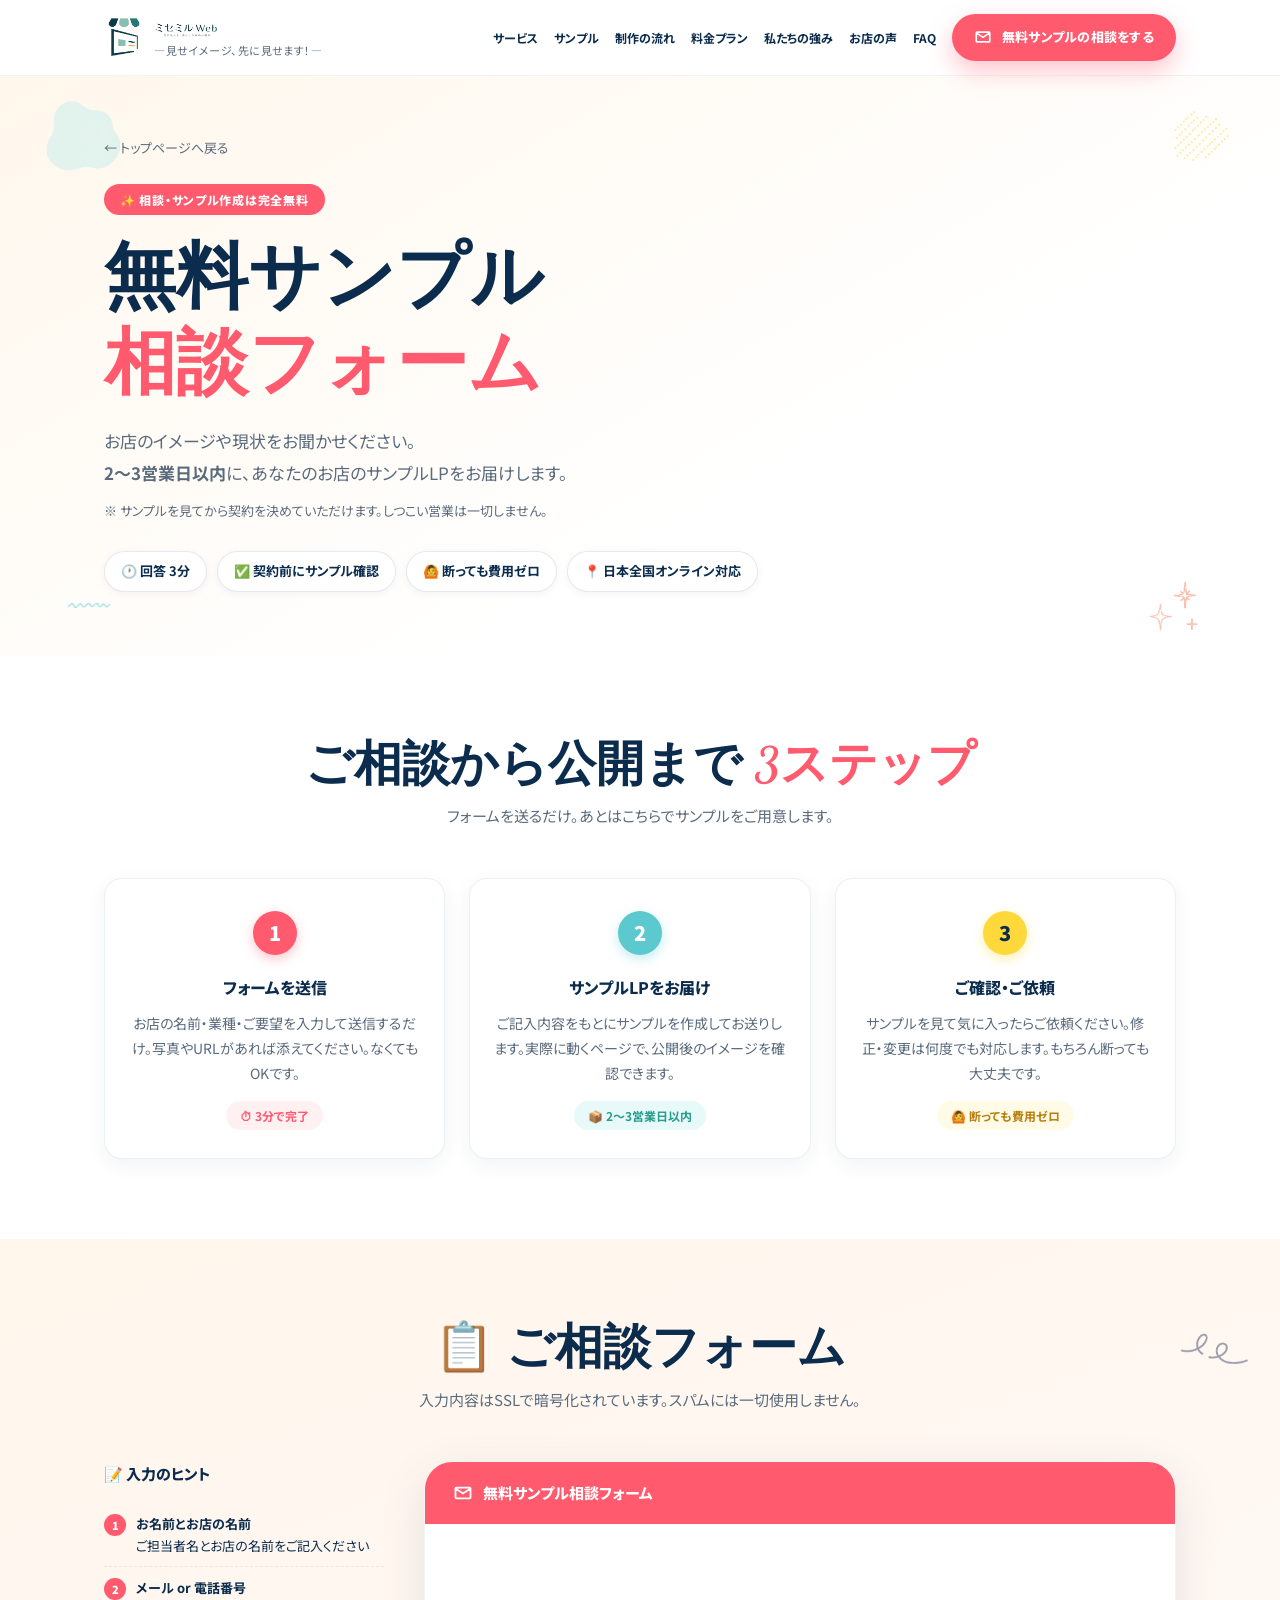
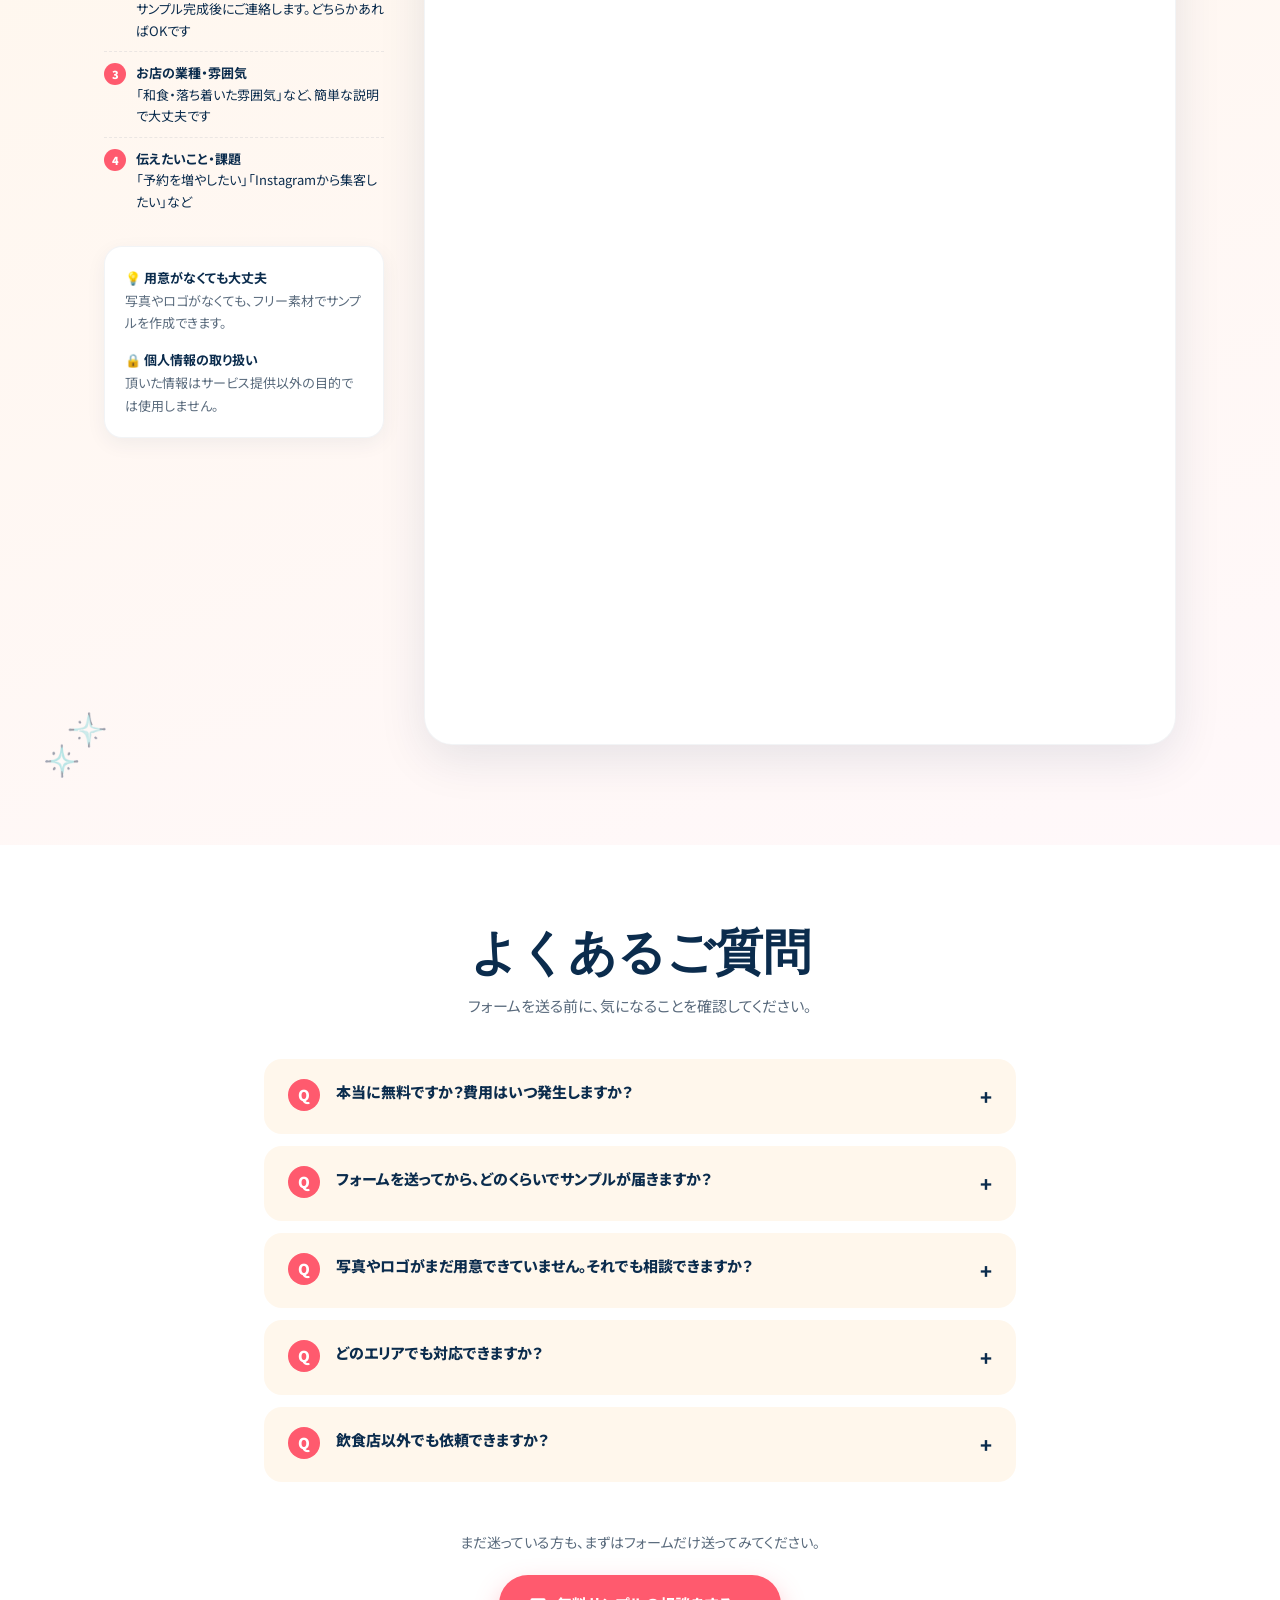
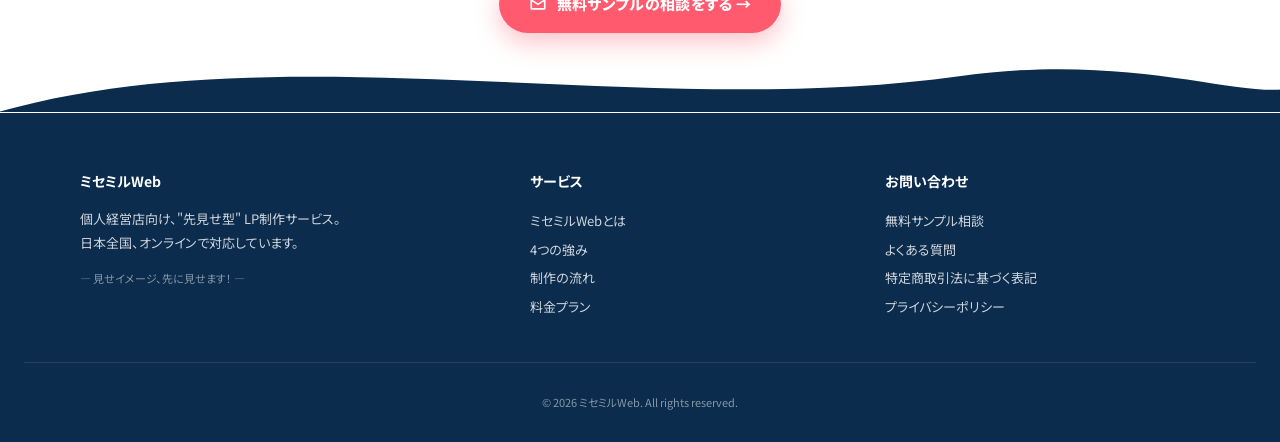
<file: contact.html>
<!DOCTYPE html>
<html lang="ja">
<head>
  <meta charset="UTF-8">
  <meta name="viewport" content="width=device-width, initial-scale=1.0">
  <title>無料サンプル相談フォーム | ミセミルWeb</title>
  <meta name="description" content="ミセミルWebの無料サンプル相談フォームです。お店の情報を送っていただければ、2〜3営業日以内にサンプルLPをお届けします。">
  <link rel="preconnect" href="https://fonts.googleapis.com">
  <link rel="preconnect" href="https://fonts.gstatic.com" crossorigin>
  <link href="https://fonts.googleapis.com/css2?family=Noto+Sans+JP:wght@400;500;700;800&family=Dancing+Script:wght@400;600;700&display=swap" rel="stylesheet">
  <link rel="stylesheet" href="./css/styles.css">
  <link rel="stylesheet" href="./css/tweaks-overrides.css">
  <style>
    /* ===== contact.html 固有スタイル ===== */

    /* ---- ページヒーロー ---- */
    .contact-hero {
      background: linear-gradient(150deg, var(--cream) 0%, #fff 65%);
      padding: 56px 0 64px;
      position: relative;
      overflow: hidden;
    }
    .contact-hero .back-link {
      display: inline-flex;
      align-items: center;
      gap: 6px;
      font-size: 13px;
      color: var(--ink-mute);
      margin-bottom: 24px;
      transition: color .2s;
    }
    .contact-hero .back-link:hover { color: var(--coral); }
    .contact-hero .free-badge {
      display: inline-flex;
      align-items: center;
      gap: 8px;
      background: var(--coral);
      color: #fff;
      font-weight: 800;
      font-size: 12px;
      letter-spacing: 0.06em;
      padding: 5px 16px;
      border-radius: 999px;
      margin-bottom: 20px;
    }
    .contact-hero h1 {
      font-family: 'Dancing Script', cursive;
      font-size: clamp(40px, 7vw, 72px);
      font-weight: 700;
      color: var(--ink);
      margin: 0 0 18px;
      line-height: 1.2;
    }
    .contact-hero h1 em {
      font-style: normal;
      color: var(--coral);
    }
    .contact-hero .hero-sub {
      font-size: clamp(15px, 2vw, 17px);
      color: var(--ink-mute);
      line-height: 1.85;
      margin: 0 0 12px;
    }
    .contact-hero .hero-note {
      font-size: 13px;
      color: var(--ink-mute);
      margin: 0;
    }
    .hero-badges {
      display: flex;
      flex-wrap: wrap;
      gap: 10px;
      margin-top: 28px;
    }
    .hero-badge {
      display: inline-flex;
      align-items: center;
      gap: 6px;
      background: #fff;
      border: 1.5px solid rgba(11,44,77,0.10);
      border-radius: 999px;
      padding: 8px 16px;
      font-size: 13px;
      font-weight: 700;
      color: var(--ink);
      box-shadow: 0 2px 8px rgba(11,44,77,0.05);
    }

    /* ---- ステップ説明 ---- */
    .contact-steps {
      padding: 80px 0;
      background: #fff;
    }
    .sec-heading {
      text-align: center;
      margin: 0 0 10px;
    }
    .sec-heading h2 {
      font-family: 'Dancing Script', cursive;
      font-size: clamp(28px, 4.5vw, 48px);
      font-weight: 700;
      color: var(--ink);
      margin: 0;
      line-height: 1.2;
    }
    .sec-heading h2 em {
      font-style: normal;
      color: var(--coral);
    }
    .sec-heading .sec-sub {
      font-size: 15px;
      color: var(--ink-mute);
      margin: 10px 0 48px;
    }
    .steps-grid {
      display: grid;
      grid-template-columns: repeat(3, 1fr);
      gap: 24px;
      position: relative;
    }
    .steps-connector {
      position: absolute;
      top: 44px;
      left: calc(33.33% + 12px);
      right: calc(33.33% + 12px);
      height: 2px;
      background: linear-gradient(90deg, var(--coral-soft), var(--teal-soft));
      pointer-events: none;
    }
    .steps-connector::before,
    .steps-connector::after {
      content: '▶';
      position: absolute;
      top: 50%;
      font-size: 10px;
      transform: translateY(-50%);
      color: var(--coral-soft);
    }
    .steps-connector::before { left: calc(33.33% - 8px); }
    .steps-connector::after  { left: calc(66.66% - 8px); }
    .step-card {
      background: #fff;
      border: 1.5px solid rgba(11,44,77,0.07);
      border-radius: var(--rad-md);
      padding: 32px 24px 28px;
      text-align: center;
      box-shadow: 0 6px 20px rgba(11,44,77,0.06);
      position: relative;
    }
    .step-num {
      display: inline-flex;
      align-items: center;
      justify-content: center;
      width: 44px; height: 44px;
      border-radius: 50%;
      font-weight: 900;
      font-size: 20px;
      color: #fff;
      margin: 0 auto 18px;
    }
    .step-num--1 { background: var(--coral); box-shadow: 0 4px 12px rgba(255,90,110,0.35); }
    .step-num--2 { background: var(--teal);  box-shadow: 0 4px 12px rgba(91,201,206,0.35); }
    .step-num--3 { background: var(--yellow); color: var(--ink); box-shadow: 0 4px 12px rgba(255,217,59,0.4); }
    .step-card h3 {
      font-size: 16px;
      font-weight: 800;
      margin: 0 0 10px;
      color: var(--ink);
    }
    .step-card p {
      font-size: 14px;
      color: var(--ink-mute);
      line-height: 1.8;
      margin: 0 0 14px;
    }
    .step-tag {
      display: inline-block;
      font-size: 12px;
      font-weight: 700;
      padding: 4px 14px;
      border-radius: 999px;
    }
    .step-tag--coral  { background: #fff0f1; color: var(--coral); }
    .step-tag--teal   { background: #e8f9fa; color: #2a9d8f; }
    .step-tag--yellow { background: #fffbe6; color: #b97f10; }

    /* ---- フォームセクション ---- */
    .contact-form-sec {
      padding: 80px 0 100px;
      background: linear-gradient(160deg, var(--cream) 0%, #fff8fa 100%);
      position: relative;
    }
    .form-layout {
      display: grid;
      grid-template-columns: 280px 1fr;
      gap: 40px;
      align-items: start;
    }
    .form-sidebar {
      position: sticky;
      top: 88px;
    }
    .form-sidebar-heading {
      font-size: 15px;
      font-weight: 800;
      color: var(--ink);
      margin: 0 0 16px;
    }
    .form-checklist {
      list-style: none;
      padding: 0;
      margin: 0 0 24px;
    }
    .form-checklist li {
      display: flex;
      align-items: flex-start;
      gap: 10px;
      font-size: 13px;
      color: var(--ink);
      line-height: 1.65;
      padding: 10px 0;
      border-bottom: 1px dashed rgba(11,44,77,0.08);
    }
    .form-checklist li:last-child { border-bottom: none; }
    .chk-badge {
      flex-shrink: 0;
      width: 22px; height: 22px;
      border-radius: 50%;
      background: var(--coral);
      color: #fff;
      font-size: 11px;
      font-weight: 900;
      display: flex;
      align-items: center;
      justify-content: center;
      margin-top: 1px;
    }
    .form-trust-card {
      background: #fff;
      border-radius: var(--rad-md);
      padding: 20px;
      box-shadow: 0 6px 20px rgba(11,44,77,0.06);
      border: 1px solid rgba(11,44,77,0.05);
    }
    .form-trust-card p {
      font-size: 13px;
      color: var(--ink-mute);
      margin: 0 0 14px;
      line-height: 1.75;
    }
    .form-trust-card p:last-child { margin: 0; }
    .form-trust-card strong { color: var(--ink); }

    /* Google Form embed box */
    .form-embed-box {
      background: #fff;
      border-radius: var(--rad-lg);
      box-shadow: 0 14px 48px rgba(11,44,77,0.10);
      overflow: hidden;
      border: 1px solid rgba(11,44,77,0.05);
    }
    .form-embed-header {
      background: var(--coral);
      color: #fff;
      padding: 18px 28px;
      font-weight: 800;
      font-size: 15px;
      display: flex;
      align-items: center;
      gap: 10px;
    }
    .form-embed-header svg { flex-shrink: 0; }
    .form-embed-box iframe {
      width: 100%;
      min-height: 800px;
      border: none;
      display: block;
    }

    /* Google Form 設置前の仮表示 */
    .form-placeholder {
      padding: 64px 40px;
      text-align: center;
      background: #fafafa;
    }
    .form-placeholder .ph-icon {
      font-size: 56px;
      margin-bottom: 16px;
      line-height: 1;
    }
    .form-placeholder h3 {
      font-size: 18px;
      font-weight: 800;
      margin: 0 0 10px;
      color: var(--ink);
    }
    .form-placeholder p {
      font-size: 14px;
      color: var(--ink-mute);
      line-height: 1.85;
      margin: 0 0 28px;
    }
    .form-guide {
      text-align: left;
      background: #fff;
      border-radius: var(--rad-md);
      border: 1px solid rgba(11,44,77,0.08);
      padding: 20px 24px;
      margin: 0 auto 28px;
      max-width: 480px;
    }
    .form-guide h4 {
      font-size: 14px;
      font-weight: 800;
      margin: 0 0 12px;
      color: var(--ink);
      display: flex;
      align-items: center;
      gap: 6px;
    }
    .form-guide ol {
      margin: 0;
      padding-left: 20px;
      font-size: 13px;
      color: var(--ink-mute);
      line-height: 2;
    }
    .form-guide ol strong { color: var(--ink); }
    .form-guide .field-list {
      margin: 8px 0 0;
      padding-left: 20px;
      font-size: 12px;
      color: var(--ink-mute);
      line-height: 2;
      list-style: disc;
    }

    /* ---- FAQ ---- */
    .contact-faq {
      padding: 80px 0;
      background: #fff;
    }

    /* ---- Responsive ---- */
    @media (max-width: 900px) {
      .steps-grid {
        grid-template-columns: 1fr;
        gap: 16px;
      }
      .steps-connector { display: none; }
      .form-layout {
        grid-template-columns: 1fr;
      }
      .form-sidebar { position: static; }
    }
    @media (max-width: 640px) {
      .contact-hero { padding: 40px 0 48px; }
      .hero-badges { flex-direction: column; align-items: flex-start; }
      .contact-steps, .contact-form-sec, .contact-faq { padding: 56px 0; }
    }
  </style>
</head>
<body>

<!-- ========== Nav ========== -->
<nav class="nav">
  <div class="nav-inner">
    <a href="index.html" class="nav-logo">
      <img src="./images/logos/misemiru_web_primary_logo.png" alt="ミセミルWeb">
      <div>
        <img src="./images/logos/misemiru_web_horizontal_logo.png" alt="ミセミルWeb" style="height:24px">
        <div class="nav-tag">―見せイメージ、先に見せます！―</div>
      </div>
    </a>
    <div class="nav-links">
      <a href="index.html#service">サービス</a>
      <a href="index.html#samples">サンプル</a>
      <a href="index.html#flow">制作の流れ</a>
      <a href="index.html#pricing">料金プラン</a>
      <a href="index.html#strengths">私たちの強み</a>
      <a href="index.html#voice">お店の声</a>
      <a href="index.html#faq">FAQ</a>
    </div>
    <a href="#form" class="btn btn-primary btn-sm">
      <svg class="ic" viewBox="0 0 24 24" fill="none" stroke="currentColor" stroke-width="2.2"><path d="M3 6.5l9 6 9-6M3 6.5v11a1 1 0 001 1h16a1 1 0 001-1v-11M3 6.5a1 1 0 011-1h16a1 1 0 011 1"></path></svg>
      無料サンプルの相談をする
    </a>
    <button class="nav-hamburger" aria-label="メニューを開く" aria-expanded="false">
      <span></span><span></span><span></span>
    </button>
  </div>
</nav>

<!-- ========== Mobile Menu ========== -->
<div class="mobile-menu" role="dialog" aria-label="ナビゲーションメニュー">
  <div class="mobile-menu-panel">
    <div class="mobile-menu-header">
      <a href="index.html" class="nav-logo">
        <img src="./images/logos/misemiru_web_primary_logo.png" alt="ミセミルWeb">
        <img src="./images/logos/misemiru_web_horizontal_logo.png" alt="ミセミルWeb" style="height:32px">
      </a>
      <button class="mobile-menu-close" aria-label="メニューを閉じる">✕</button>
    </div>
    <nav class="mobile-menu-nav">
      <a href="index.html#service">サービス</a>
      <a href="index.html#samples">サンプル</a>
      <a href="index.html#flow">制作の流れ</a>
      <a href="index.html#pricing">料金プラン</a>
      <a href="index.html#strengths">私たちの強み</a>
      <a href="index.html#voice">お店の声</a>
      <a href="index.html#faq">FAQ</a>
    </nav>
    <div class="mobile-menu-footer">
      <a href="#form" class="btn btn-primary">
        <svg class="ic" viewBox="0 0 24 24" fill="none" stroke="currentColor" stroke-width="2.2"><path d="M3 6.5l9 6 9-6M3 6.5v11a1 1 0 001 1h16a1 1 0 001-1v-11M3 6.5a1 1 0 011-1h16a1 1 0 011 1"></path></svg>
        無料サンプルの相談をする
      </a>
    </div>
  </div>
</div>

<!-- ========== Page Hero ========== -->
<section class="contact-hero">
  <!-- デコレーション -->
  <div class="deco float" style="left:2%;top:20px;width:110px;height:80px;opacity:.45">
    <img src="./images/decorations/mint_blob_shape.png" alt="">
  </div>
  <div class="deco drift" style="right:3%;top:30px;width:80px;height:60px;opacity:.4">
    <img src="./images/decorations/yellow_dotted_diagonal.png" alt="">
  </div>
  <div class="deco float" style="right:6%;bottom:20px;width:60px;height:60px;opacity:.5">
    <img src="./images/decorations/coral_sparkle_set.png" alt="">
  </div>
  <div class="deco drift" style="left:5%;bottom:30px;width:50px;height:40px;opacity:.45">
    <img src="./images/decorations/teal_wavy_line.png" alt="">
  </div>

  <div class="wrap">
    <a href="index.html" class="back-link">← トップページへ戻る</a>
    <div>
      <span class="free-badge">✨ 相談・サンプル作成は完全無料</span>
    </div>
    <h1>無料サンプル<br><em>相談フォーム</em></h1>
    <p class="hero-sub">
      お店のイメージや現状をお聞かせください。<br>
      <strong>2〜3営業日以内</strong>に、あなたのお店のサンプルLPをお届けします。
    </p>
    <p class="hero-note">※ サンプルを見てから契約を決めていただけます。しつこい営業は一切しません。</p>

    <div class="hero-badges">
      <span class="hero-badge">🕐 回答 3分</span>
      <span class="hero-badge">✅ 契約前にサンプル確認</span>
      <span class="hero-badge">🙆 断っても費用ゼロ</span>
      <span class="hero-badge">📍 日本全国オンライン対応</span>
    </div>
  </div>
</section>

<!-- ========== ご相談の流れ ========== -->
<section class="contact-steps">
  <div class="wrap">
    <div class="sec-heading">
      <h2>ご相談から公開まで <em>3ステップ</em></h2>
      <p class="sec-sub">フォームを送るだけ。あとはこちらでサンプルをご用意します。</p>
    </div>

    <div class="steps-grid">
      <div class="steps-connector"></div>

      <div class="step-card">
        <div class="step-num step-num--1">1</div>
        <h3>フォームを送信</h3>
        <p>お店の名前・業種・ご要望を入力して送信するだけ。写真やURLがあれば添えてください。なくてもOKです。</p>
        <span class="step-tag step-tag--coral">⏱ 3分で完了</span>
      </div>

      <div class="step-card">
        <div class="step-num step-num--2">2</div>
        <h3>サンプルLPをお届け</h3>
        <p>ご記入内容をもとにサンプルを作成してお送りします。実際に動くページで、公開後のイメージを確認できます。</p>
        <span class="step-tag step-tag--teal">📦 2〜3営業日以内</span>
      </div>

      <div class="step-card">
        <div class="step-num step-num--3">3</div>
        <h3>ご確認・ご依頼</h3>
        <p>サンプルを見て気に入ったらご依頼ください。修正・変更は何度でも対応します。もちろん断っても大丈夫です。</p>
        <span class="step-tag step-tag--yellow">🙆 断っても費用ゼロ</span>
      </div>
    </div>
  </div>
</section>

<!-- ========== Google Form ========== -->
<section class="contact-form-sec" id="form">
  <!-- デコレーション -->
  <div class="deco float" style="left:2%;bottom:60px;width:100px;height:80px;opacity:.4">
    <img src="./images/decorations/teal_sparkle_cluster.png" alt="">
  </div>
  <div class="deco drift" style="right:2%;top:80px;width:80px;height:60px;opacity:.4">
    <img src="./images/decorations/navy_loop_scribble.png" alt="">
  </div>

  <div class="wrap">
    <div class="sec-heading">
      <h2>📋 ご相談フォーム</h2>
      <p class="sec-sub">入力内容はSSLで暗号化されています。スパムには一切使用しません。</p>
    </div>

    <div class="form-layout">

      <!-- サイドバー：入力のヒント -->
      <div class="form-sidebar">
        <p class="form-sidebar-heading">📝 入力のヒント</p>
        <ul class="form-checklist">
          <li>
            <span class="chk-badge">1</span>
            <span><strong>お名前とお店の名前</strong><br>ご担当者名とお店の名前をご記入ください</span>
          </li>
          <li>
            <span class="chk-badge">2</span>
            <span><strong>メール or 電話番号</strong><br>サンプル完成後にご連絡します。どちらかあればOKです</span>
          </li>
          <li>
            <span class="chk-badge">3</span>
            <span><strong>お店の業種・雰囲気</strong><br>「和食・落ち着いた雰囲気」など、簡単な説明で大丈夫です</span>
          </li>
          <li>
            <span class="chk-badge">4</span>
            <span><strong>伝えたいこと・課題</strong><br>「予約を増やしたい」「Instagramから集客したい」など</span>
          </li>
        </ul>

        <div class="form-trust-card">
          <p>💡 <strong>用意がなくても大丈夫</strong><br>写真やロゴがなくても、フリー素材でサンプルを作成できます。</p>
          <p>🔒 <strong>個人情報の取り扱い</strong><br>頂いた情報はサービス提供以外の目的では使用しません。</p>
        </div>
      </div>

      <!-- Google Form 埋め込みエリア -->
      <div class="form-embed-box">
        <div class="form-embed-header">
          <svg viewBox="0 0 24 24" fill="none" stroke="currentColor" stroke-width="2.2" style="width:20px;height:20px">
            <path d="M3 6.5l9 6 9-6M3 6.5v11a1 1 0 001 1h16a1 1 0 001-1v-11M3 6.5a1 1 0 011-1h16a1 1 0 011 1"></path>
          </svg>
          無料サンプル相談フォーム
        </div>

        <!--
        ============================================================
        【Google フォームの設置手順】

        1. https://docs.google.com/forms/create でフォームを新規作成

        2. 推奨フォーム項目（すべて記述式）：
           ・お名前（必須）
           ・お店の名前（必須）
           ・メールアドレス（必須）
           ・電話番号（任意）
           ・お店の種類・業種（必須）
           ・現在のホームページURL（任意）
           ・お店の雰囲気・コンセプト（任意）
           ・ご要望・お悩み（段落テキスト・任意）

        3. フォーム右上「送信」→「<>（埋め込み）」タブを選択

        4. iframe の src に記載されている URL をコピー

        5. 下の iframe の src="YOUR_GOOGLE_FORM_URL" を
           コピーしたURLに差し替える

        6. form-placeholder の div ブロックをまるごと削除する

        例: src="https://docs.google.com/forms/d/e/xxxxx/viewform?embedded=true"
        ============================================================
        -->

        <iframe
          src="https://docs.google.com/forms/d/e/1FAIpQLScH8gUUltRMr21fD3gvs3rGybUxWyCXfEiIZrPYodoAIvIlEg/viewform?usp=dialog"
          style="width:100%;min-height:820px;border:none;"
          title="無料サンプル相談フォーム"
          loading="lazy">
        </iframe>

      </div>
    </div>
  </div>
</section>

<!-- ========== よくあるご質問 ========== -->
<section class="contact-faq">
  <div class="wrap" style="max-width:800px">
    <div class="sec-heading">
      <h2>よくあるご質問</h2>
      <p class="sec-sub" style="margin-bottom:40px">フォームを送る前に、気になることを確認してください。</p>
    </div>

    <div class="faq-list" style="display:flex;flex-direction:column;gap:12px">

      <div class="faq-item">
        <div class="faq-q">
          <span class="qm">Q</span>
          <span>本当に無料ですか？費用はいつ発生しますか？</span>
          <span class="toggle">+</span>
        </div>
        <div class="faq-a">はい、ご相談とサンプル作成は完全無料です。費用が発生するのは、サンプルをご覧いただき「正式に依頼する」と決めたタイミングのみです。断っていただいても一切費用はかかりません。</div>
      </div>

      <div class="faq-item">
        <div class="faq-q">
          <span class="qm">Q</span>
          <span>フォームを送ってから、どのくらいでサンプルが届きますか？</span>
          <span class="toggle">+</span>
        </div>
        <div class="faq-a">通常、フォーム送信後 2〜3営業日以内にサンプルLPのURLをメールにてお送りします。繁忙期や内容によっては多少お時間をいただく場合がありますが、その際は事前にご連絡します。</div>
      </div>

      <div class="faq-item">
        <div class="faq-q">
          <span class="qm">Q</span>
          <span>写真やロゴがまだ用意できていません。それでも相談できますか？</span>
          <span class="toggle">+</span>
        </div>
        <div class="faq-a">もちろんです。フリー素材・仮画像を使ってサンプルを作成しますので、まずはお気軽にご相談ください。実際の写真・ロゴは、正式依頼後に用意いただければ問題ありません。</div>
      </div>

      <div class="faq-item">
        <div class="faq-q">
          <span class="qm">Q</span>
          <span>どのエリアでも対応できますか？</span>
          <span class="toggle">+</span>
        </div>
        <div class="faq-a">はい、日本全国どこからでもご相談いただけます。基本的にオンラインで完結しますので、全国どのエリアのお店でも対応可能です。まずはお気軽にお問い合わせください。</div>
      </div>

      <div class="faq-item">
        <div class="faq-q">
          <span class="qm">Q</span>
          <span>飲食店以外でも依頼できますか？</span>
          <span class="toggle">+</span>
        </div>
        <div class="faq-a">はい、美容室・整骨院・ネイルサロン・カルチャースクールなど、小規模の個人経営店であればご対応いたします。「うちは対象になるかな？」と迷ったら、まずご相談ください。</div>
      </div>

    </div>

    <div style="text-align:center;margin-top:48px">
      <p style="font-size:14px;color:var(--ink-mute);margin:0 0 20px">まだ迷っている方も、まずはフォームだけ送ってみてください。</p>
      <a href="#form" class="btn btn-primary">
        <svg class="ic" viewBox="0 0 24 24" fill="none" stroke="currentColor" stroke-width="2.2">
          <path d="M3 6.5l9 6 9-6M3 6.5v11a1 1 0 001 1h16a1 1 0 001-1v-11M3 6.5a1 1 0 011-1h16a1 1 0 011 1"></path>
        </svg>
        無料サンプルの相談をする →
      </a>
    </div>
  </div>
</section>

<!-- ========== Footer ========== -->
<footer>
  <div class="foot-inner">
    <div>
      <h5>ミセミルWeb</h5>
      <p style="margin:0 0 14px;line-height:1.85">個人経営店向け、"先見せ型" LP制作サービス。<br>日本全国、オンラインで対応しています。</p>
      <p style="margin:0;font-size:11px;color:rgba(255,255,255,0.5)">— 見せイメージ、先に見せます！ —</p>
    </div>
    <div>
      <h5>サービス</h5>
      <ul>
        <li><a href="index.html#service">ミセミルWebとは</a></li>
        <li><a href="index.html#strengths">4つの強み</a></li>
        <li><a href="index.html#flow">制作の流れ</a></li>
        <li><a href="index.html#pricing">料金プラン</a></li>
      </ul>
    </div>
    <div>
      <h5>お問い合わせ</h5>
      <ul>
        <li><a href="contact.html">無料サンプル相談</a></li>
        <li><a href="index.html#faq">よくある質問</a></li>
        <li><a href="tokushoho.html">特定商取引法に基づく表記</a></li>
        <li><a href="privacy.html">プライバシーポリシー</a></li>
      </ul>
    </div>
  </div>
  <div class="copy">© 2026 ミセミルWeb. All rights reserved.</div>
</footer>

<script src="./js/app.js"></script>
</body>
</html>
</file>
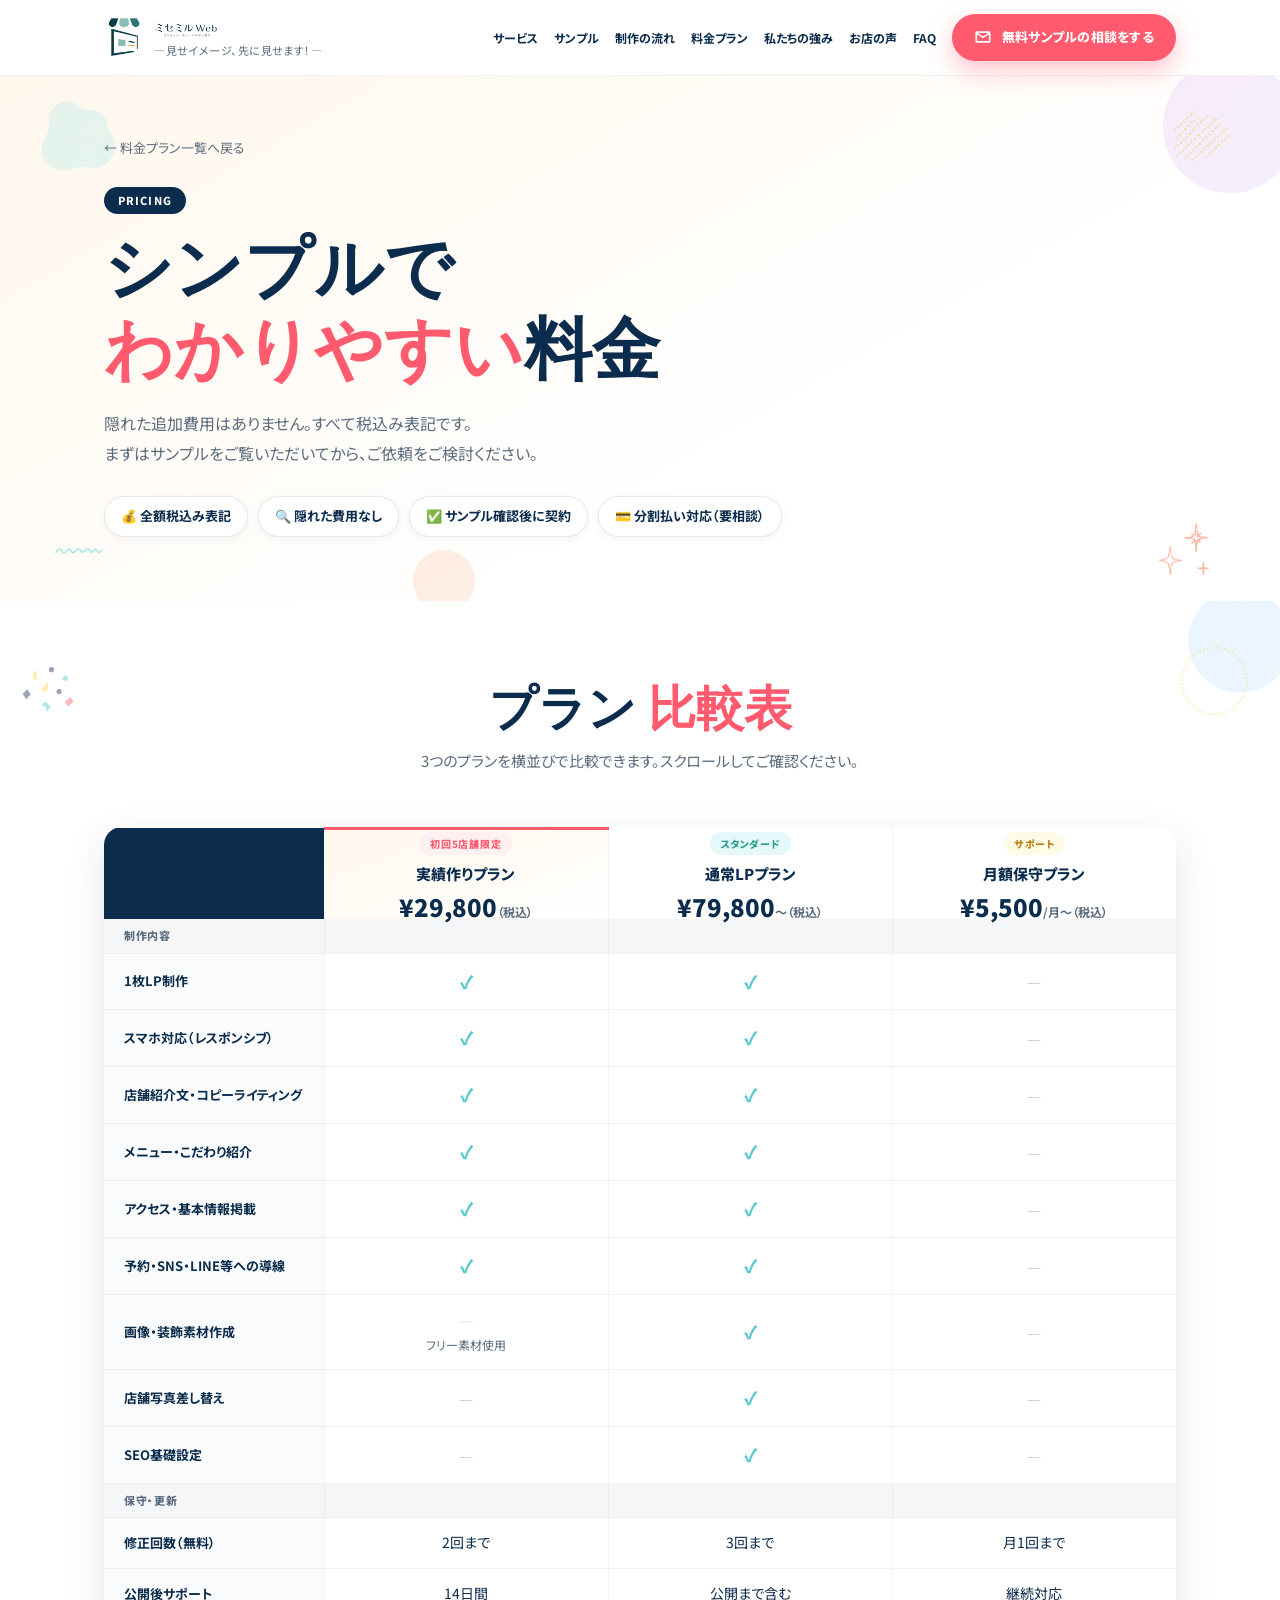
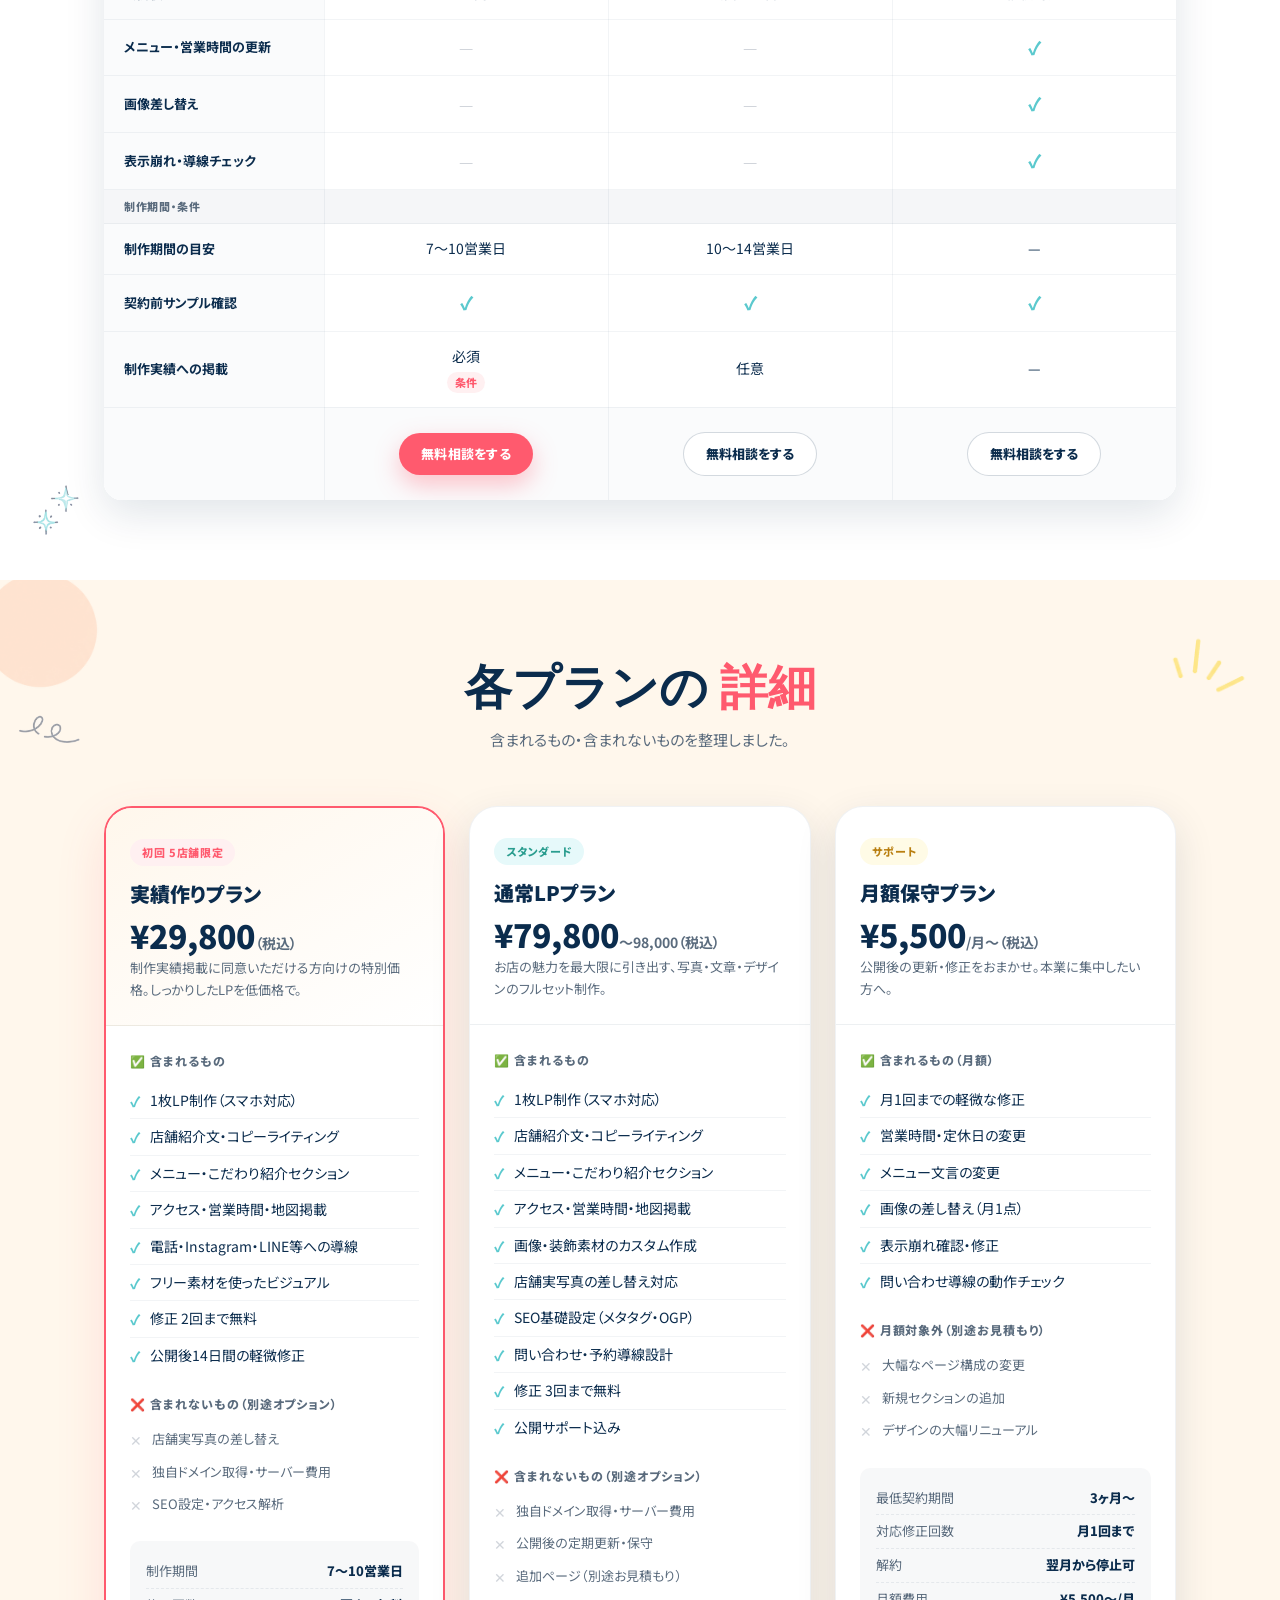
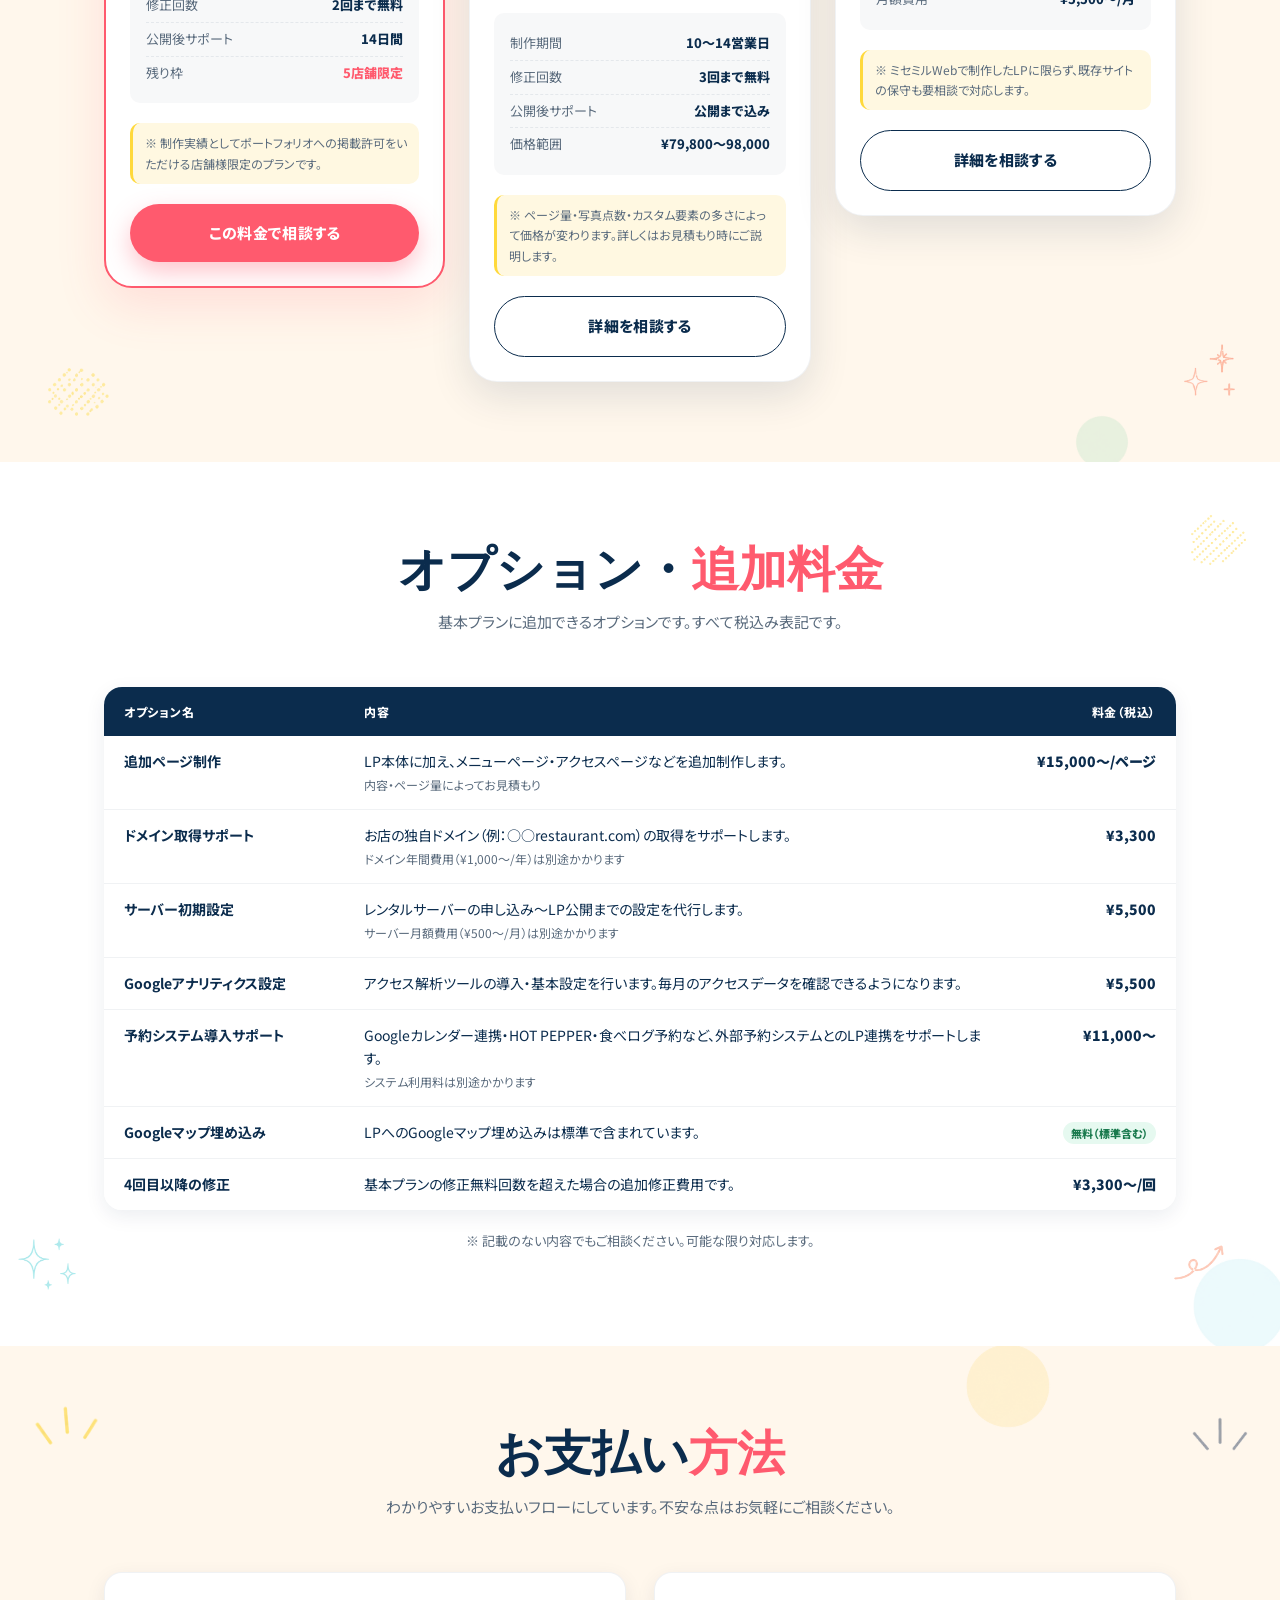
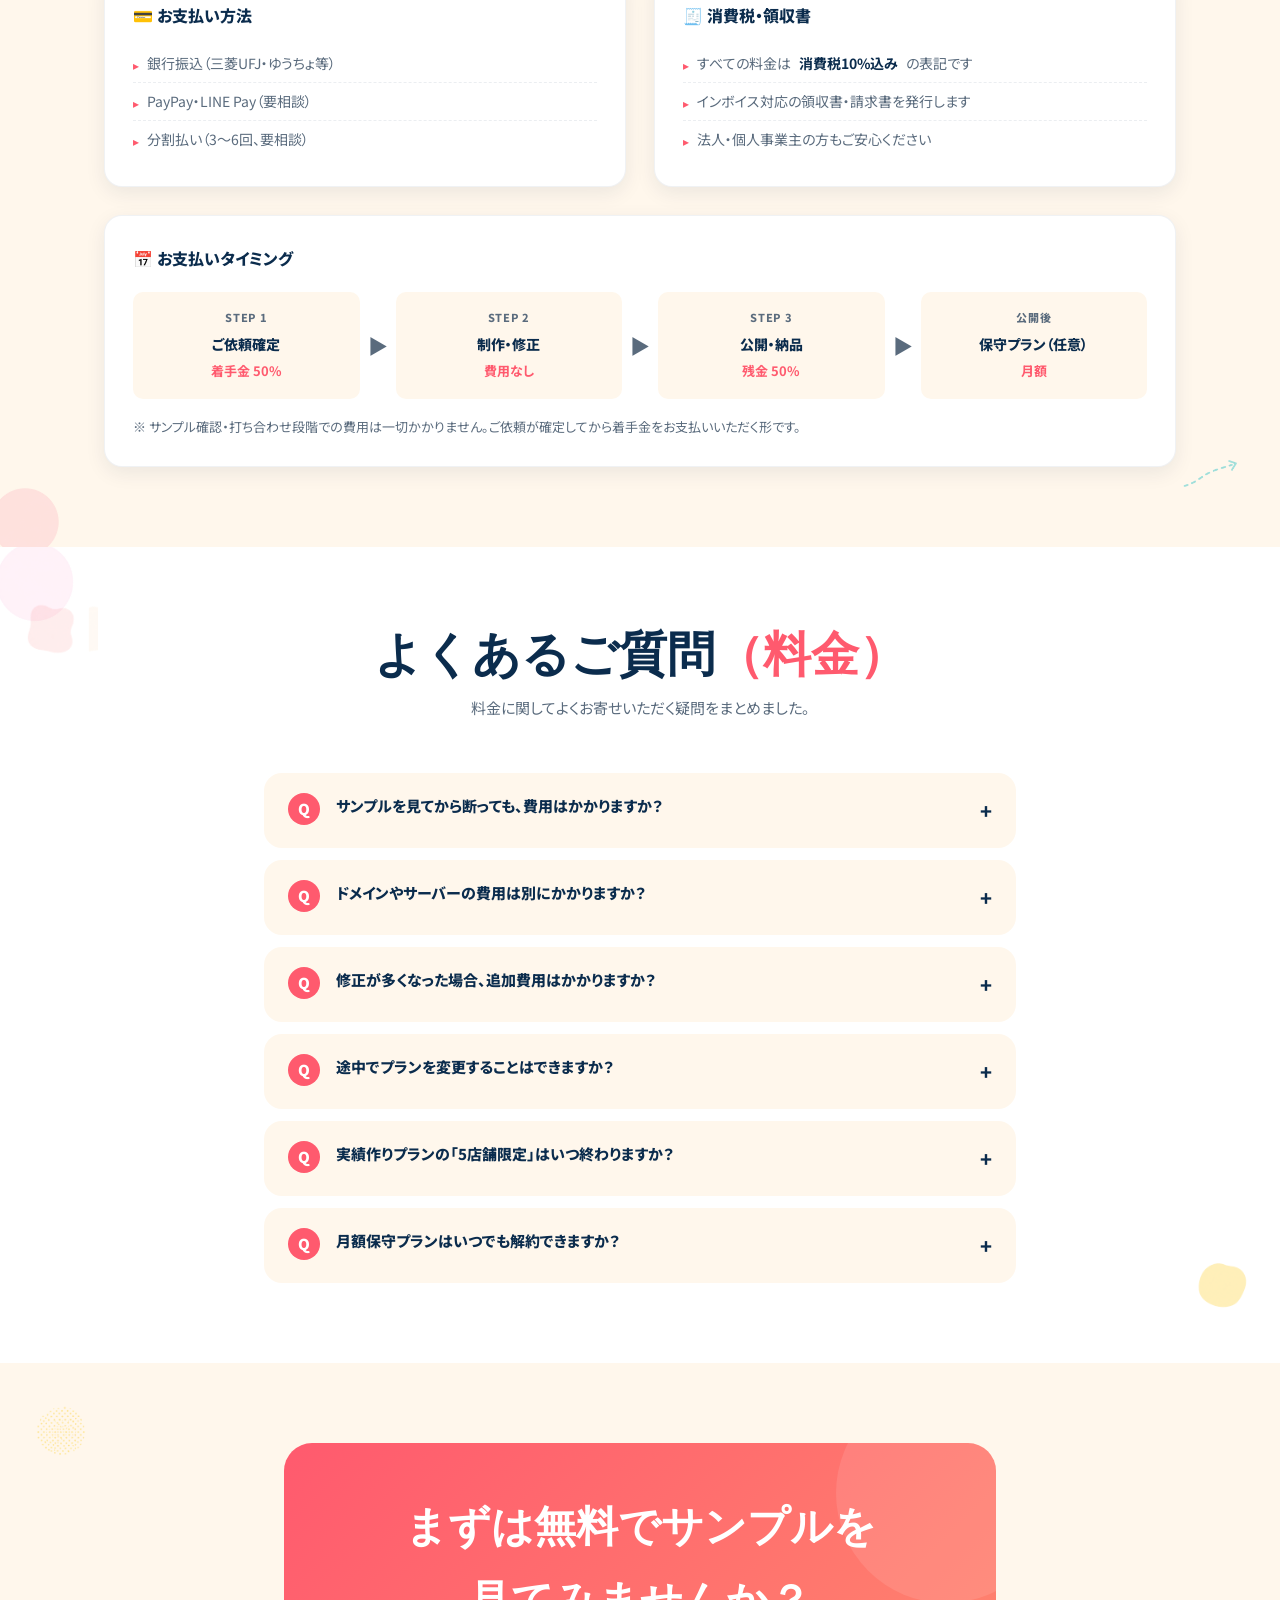
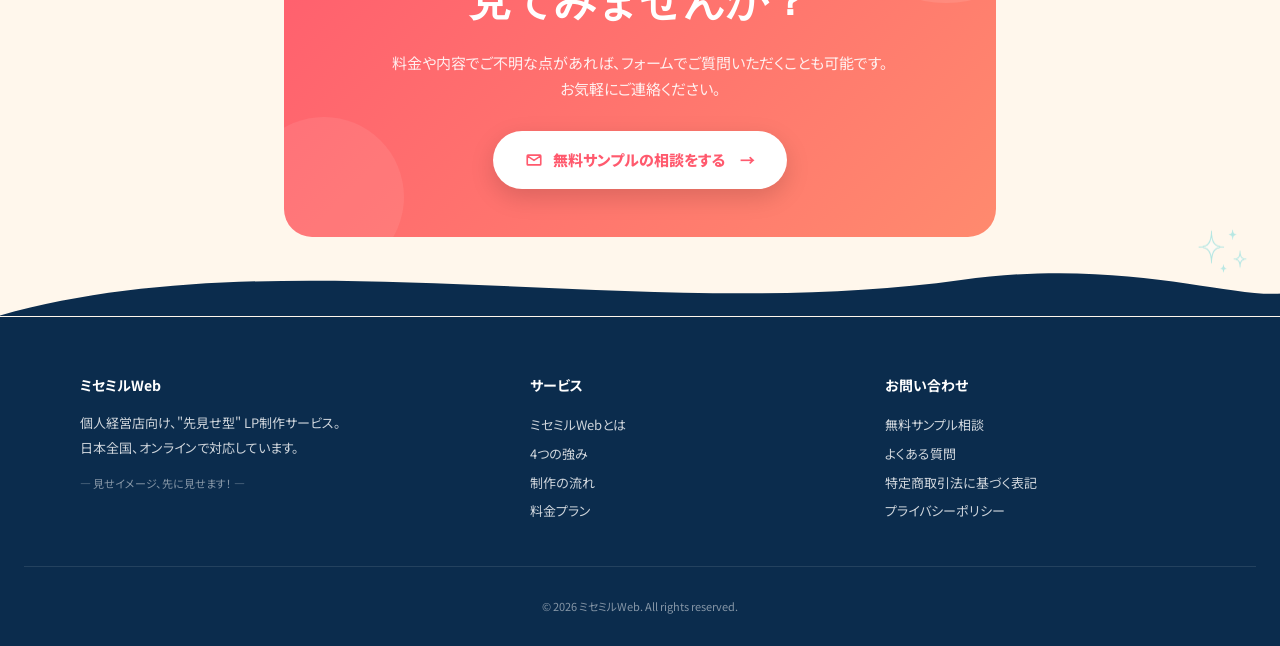
<file: pricing.html>
<!DOCTYPE html>
<html lang="ja">
<head>
  <meta charset="UTF-8">
  <meta name="viewport" content="width=device-width, initial-scale=1.0">
  <title>料金プラン詳細 | ミセミルWeb</title>
  <meta name="description" content="ミセミルWebの料金プラン詳細ページです。実績作りプラン・通常LPプラン・月額保守プランの比較表と、オプション・お支払い方法をご確認いただけます。">
  <link rel="preconnect" href="https://fonts.googleapis.com">
  <link rel="preconnect" href="https://fonts.gstatic.com" crossorigin>
  <link href="https://fonts.googleapis.com/css2?family=Noto+Sans+JP:wght@400;500;700;800&family=Dancing+Script:wght@400;600;700&display=swap" rel="stylesheet">
  <link rel="stylesheet" href="./css/styles.css">
  <link rel="stylesheet" href="./css/tweaks-overrides.css">
  <style>
    /* ===== pricing.html 固有スタイル ===== */

    /* ---- ページヒーロー ---- */
    .pricing-hero {
      background: linear-gradient(150deg, var(--cream) 0%, #fff 65%);
      padding: 56px 0 64px;
      position: relative;
      overflow: hidden;
    }
    .back-link {
      display: inline-flex;
      align-items: center;
      gap: 6px;
      font-size: 13px;
      color: var(--ink-mute);
      margin-bottom: 24px;
      transition: color .2s;
    }
    .back-link:hover { color: var(--coral); }
    .hero-label {
      display: inline-block;
      background: var(--navy);
      color: #fff;
      font-size: 11px;
      font-weight: 800;
      letter-spacing: 0.1em;
      padding: 4px 14px;
      border-radius: 999px;
      margin-bottom: 16px;
    }
    .pricing-hero h1 {
      font-family: 'Dancing Script', cursive;
      font-size: clamp(38px, 7vw, 68px);
      font-weight: 700;
      color: var(--ink);
      margin: 0 0 16px;
      line-height: 1.2;
    }
    .pricing-hero h1 em {
      font-style: normal;
      color: var(--coral);
    }
    .pricing-hero .hero-sub {
      font-size: clamp(14px, 2vw, 16px);
      color: var(--ink-mute);
      line-height: 1.85;
      margin: 0;
      max-width: 540px;
    }
    .hero-badges {
      display: flex;
      flex-wrap: wrap;
      gap: 10px;
      margin-top: 28px;
    }
    .hero-badge {
      display: inline-flex;
      align-items: center;
      gap: 6px;
      background: #fff;
      border: 1.5px solid rgba(11,44,77,0.10);
      border-radius: 999px;
      padding: 8px 16px;
      font-size: 13px;
      font-weight: 700;
      color: var(--ink);
      box-shadow: 0 2px 8px rgba(11,44,77,0.05);
    }

    /* ---- 共通セクション ---- */
    .sec { padding: 80px 0; position: relative; overflow: hidden; }
    .sec--gray { background: var(--cream); }
    .sec--white { background: #fff; }
    .sec-head {
      text-align: center;
      margin-bottom: 52px;
    }
    .sec-head h2 {
      font-family: 'Dancing Script', cursive;
      font-size: clamp(28px, 4.5vw, 48px);
      font-weight: 700;
      color: var(--ink);
      margin: 0 0 10px;
      line-height: 1.2;
    }
    .sec-head h2 em { font-style: normal; color: var(--coral); }
    .sec-head p {
      font-size: 15px;
      color: var(--ink-mute);
      margin: 0;
      line-height: 1.75;
    }

    /* ---- プラン比較表 ---- */
    .compare-wrap {
      overflow-x: auto;
      border-radius: var(--rad-md);
      box-shadow: var(--shadow-md);
    }
    .compare-table {
      width: 100%;
      min-width: 640px;
      border-collapse: collapse;
      background: #fff;
      font-size: 14px;
    }
    .compare-table thead tr th {
      padding: 0;
      vertical-align: bottom;
    }
    .th-plan {
      padding: 28px 20px 20px;
      text-align: center;
      border-right: 1px solid rgba(11,44,77,0.06);
    }
    .th-plan:last-child { border-right: none; }
    .th-plan .plan-label {
      display: inline-block;
      font-size: 10px;
      font-weight: 800;
      letter-spacing: 0.08em;
      padding: 3px 10px;
      border-radius: 999px;
      margin-bottom: 6px;
    }
    .th-plan .plan-name {
      font-size: 15px;
      font-weight: 800;
      color: var(--ink);
      display: block;
      margin-bottom: 8px;
    }
    .th-plan .plan-price {
      font-size: 24px;
      font-weight: 900;
      color: var(--ink);
      line-height: 1;
    }
    .th-plan .plan-price small {
      font-size: 12px;
      font-weight: 700;
      color: var(--ink-mute);
    }
    .th-plan.featured {
      background: linear-gradient(160deg, #fff7ec, #fff);
      border-top: 3px solid var(--coral);
    }
    .th-feature {
      background: var(--navy);
      color: #fff;
      font-size: 11px;
      font-weight: 800;
      letter-spacing: 0.06em;
      padding: 10px 20px;
      text-align: left;
    }
    .th-feature-spacer {
      background: var(--navy);
      width: 220px;
    }
    .compare-table tbody tr td {
      padding: 14px 20px;
      text-align: center;
      border-right: 1px solid rgba(11,44,77,0.05);
      border-bottom: 1px solid rgba(11,44,77,0.05);
      vertical-align: middle;
      line-height: 1.55;
    }
    .compare-table tbody tr td:first-child {
      text-align: left;
      font-weight: 700;
      font-size: 13px;
      color: var(--ink);
      background: #fafbfc;
    }
    .compare-table tbody tr td:last-child { border-right: none; }
    .compare-table tbody tr:last-child td { border-bottom: none; }
    .compare-table tbody tr.row-group td:first-child {
      background: rgba(11,44,77,0.04);
      font-size: 11px;
      letter-spacing: 0.06em;
      color: var(--ink-mute);
      font-weight: 800;
      text-transform: uppercase;
      padding: 8px 20px;
    }
    .compare-table tbody tr.row-group td {
      background: rgba(11,44,77,0.04);
      padding: 8px 20px;
    }
    .check { color: var(--teal); font-size: 18px; font-weight: 900; }
    .cross { color: #d1d5db; font-size: 16px; }
    .tag-limited {
      display: inline-block;
      background: #fff0f1;
      color: var(--coral);
      font-size: 11px;
      font-weight: 800;
      padding: 2px 8px;
      border-radius: 999px;
      margin-top: 4px;
    }
    .compare-cta td {
      padding: 24px 20px !important;
      background: #fafbfc;
    }
    .compare-cta td:first-child { background: #fafbfc !important; }
    .compare-cta .btn { font-size: 13px; padding: 11px 22px; }
    .compare-cta .btn-outline {
      background: #fff;
      color: var(--ink);
      border: 1.5px solid rgba(11,44,77,0.18);
      display: inline-flex;
      align-items: center;
      justify-content: center;
      gap: 6px;
      padding: 11px 22px;
      border-radius: 999px;
      font-weight: 800;
      font-size: 13px;
      transition: background .2s, color .2s, transform .2s;
    }
    .compare-cta .btn-outline:hover { background: var(--ink); color: #fff; transform: translateY(-2px); }

    /* ---- 各プラン詳細カード ---- */
    .plan-cards {
      display: grid;
      grid-template-columns: repeat(3, 1fr);
      gap: 24px;
      align-items: start;
    }
    .plan-detail-card {
      border-radius: var(--rad-lg);
      overflow: hidden;
      box-shadow: var(--shadow-md);
      background: #fff;
      border: 1px solid rgba(11,44,77,0.06);
    }
    .plan-detail-card.featured {
      border: 2px solid var(--coral);
      box-shadow: 0 18px 48px rgba(255,90,110,0.15);
    }
    .plan-card-header {
      padding: 28px 24px 24px;
      border-bottom: 1px solid rgba(11,44,77,0.07);
    }
    .plan-card-header.featured { background: linear-gradient(150deg, var(--cream), #fff); }
    .plan-badge00 {
      display: inline-block;
      font-size: 11px;
      font-weight: 800;
      letter-spacing: 0.06em;
      padding: 4px 12px;
      border-radius: 999px;
      margin-bottom: 10px;
    }
    .plan-card-header h3 {
      font-size: 20px;
      font-weight: 900;
      margin: 0 0 6px;
      color: var(--ink);
    }
    .plan-card-price {
      font-size: 32px;
      font-weight: 900;
      color: var(--ink);
      line-height: 1;
      margin: 8px 0 4px;
    }
    .plan-card-price small {
      font-size: 14px;
      font-weight: 700;
      color: var(--ink-mute);
    }
    .plan-card-header p {
      font-size: 13px;
      color: var(--ink-mute);
      margin: 6px 0 0;
      line-height: 1.7;
    }
    .plan-card-body {
      padding: 24px;
    }
    .plan-includes h4 {
      font-size: 12px;
      font-weight: 800;
      letter-spacing: 0.08em;
      color: var(--ink-mute);
      margin: 0 0 12px;
    }
    .plan-feature-list {
      list-style: none;
      padding: 0;
      margin: 0 0 20px;
    }
    .plan-feature-list li {
      display: flex;
      align-items: flex-start;
      gap: 10px;
      font-size: 14px;
      color: var(--ink);
      line-height: 1.6;
      padding: 6px 0;
      border-bottom: 1px solid rgba(11,44,77,0.05);
    }
    .plan-feature-list li:last-child { border-bottom: none; }
    .plan-feature-list .fi-check {
      color: var(--teal);
      font-weight: 900;
      font-size: 14px;
      flex-shrink: 0;
      margin-top: 1px;
    }
    .plan-not-includes h4 {
      font-size: 12px;
      font-weight: 800;
      letter-spacing: 0.08em;
      color: var(--ink-mute);
      margin: 0 0 10px;
    }
    .plan-not-list {
      list-style: none;
      padding: 0;
      margin: 0 0 20px;
    }
    .plan-not-list li {
      display: flex;
      align-items: flex-start;
      gap: 10px;
      font-size: 13px;
      color: var(--ink-mute);
      line-height: 1.6;
      padding: 5px 0;
    }
    .plan-not-list .fi-cross {
      color: #d1d5db;
      font-size: 14px;
      flex-shrink: 0;
    }
    .plan-spec-list {
      background: rgba(11,44,77,0.03);
      border-radius: var(--rad-sm);
      padding: 14px 16px;
      margin: 0 0 20px;
    }
    .plan-spec-list li {
      display: flex;
      justify-content: space-between;
      font-size: 13px;
      padding: 5px 0;
      border-bottom: 1px dashed rgba(11,44,77,0.08);
    }
    .plan-spec-list li:last-child { border-bottom: none; }
    .plan-spec-list .spec-label { color: var(--ink-mute); }
    .plan-spec-list .spec-value { font-weight: 800; color: var(--ink); }
    .plan-card-body .note {
      font-size: 12px;
      color: var(--ink-mute);
      line-height: 1.7;
      margin: 0 0 20px;
      padding: 10px 12px;
      background: #fff8e1;
      border-radius: var(--rad-sm);
      border-left: 3px solid var(--yellow);
    }
    .plan-card-body .btn {
      width: 100%;
      justify-content: center;
    }

    /* ---- オプション表 ---- */
    .option-table-wrap {
      overflow-x: auto;
      border-radius: var(--rad-md);
      box-shadow: var(--shadow-sm);
    }
    .option-table {
      width: 100%;
      min-width: 560px;
      border-collapse: collapse;
      background: #fff;
      font-size: 14px;
    }
    .option-table thead tr th {
      background: var(--navy);
      color: #fff;
      padding: 14px 20px;
      font-size: 12px;
      font-weight: 800;
      letter-spacing: 0.06em;
      text-align: left;
    }
    .option-table thead tr th:last-child { text-align: right; }
    .option-table tbody tr td {
      padding: 14px 20px;
      border-bottom: 1px solid rgba(11,44,77,0.06);
      color: var(--ink);
      vertical-align: top;
      line-height: 1.65;
    }
    .option-table tbody tr:last-child td { border-bottom: none; }
    .option-table .opt-price {
      text-align: right;
      font-weight: 900;
      white-space: nowrap;
      color: var(--ink);
    }
    .option-table .opt-note {
      font-size: 12px;
      color: var(--ink-mute);
      margin-top: 2px;
    }
    .option-table .tag-free {
      display: inline-block;
      background: #e6f9f0;
      color: #1a7a4e;
      font-size: 11px;
      font-weight: 800;
      padding: 2px 8px;
      border-radius: 999px;
    }
    .option-table tbody tr:hover td { background: #fafbfc; }

    /* ---- お支払いセクション ---- */
    .payment-grid {
      display: grid;
      grid-template-columns: 1fr 1fr;
      gap: 28px;
    }
    .payment-card {
      background: #fff;
      border-radius: var(--rad-md);
      padding: 28px;
      box-shadow: var(--shadow-sm);
      border: 1px solid rgba(11,44,77,0.06);
    }
    .payment-card h3 {
      font-size: 16px;
      font-weight: 800;
      margin: 0 0 16px;
      color: var(--ink);
      display: flex;
      align-items: center;
      gap: 8px;
    }
    .payment-card p, .payment-card li {
      font-size: 14px;
      color: var(--ink-mute);
      line-height: 1.8;
      margin: 0;
    }
    .payment-card ul {
      list-style: none;
      padding: 0;
      margin: 0;
    }
    .payment-card ul li {
      padding: 6px 0;
      border-bottom: 1px dashed rgba(11,44,77,0.08);
      display: flex;
      gap: 8px;
    }
    .payment-card ul li:last-child { border-bottom: none; }
    .payment-card ul li::before {
      content: '▸';
      color: var(--coral);
      font-size: 12px;
      flex-shrink: 0;
      margin-top: 3px;
    }
    .payment-timeline {
      grid-column: 1 / -1;
    }
    .timeline-steps {
      display: flex;
      align-items: center;
      gap: 0;
      margin-top: 20px;
      flex-wrap: wrap;
    }
    .tl-step {
      flex: 1;
      min-width: 160px;
      text-align: center;
      padding: 16px 12px;
      background: var(--cream);
      border-radius: var(--rad-sm);
    }
    .tl-step .tl-label {
      font-size: 11px;
      font-weight: 800;
      letter-spacing: 0.06em;
      color: var(--ink-mute);
      margin-bottom: 4px;
    }
    .tl-step .tl-title {
      font-size: 14px;
      font-weight: 800;
      color: var(--ink);
      margin-bottom: 4px;
    }
    .tl-step .tl-amount {
      font-size: 13px;
      color: var(--coral);
      font-weight: 700;
    }
    .tl-arrow {
      font-size: 20px;
      color: var(--ink-mute);
      padding: 0 8px;
      flex-shrink: 0;
    }

    /* ---- FAQ ---- */
    .faq-list { display: flex; flex-direction: column; gap: 12px; }

    /* ---- CTA バナー ---- */
    .pricing-cta-banner {
      background: linear-gradient(135deg, var(--coral) 0%, #ff8a6e 100%);
      border-radius: var(--rad-lg);
      padding: 48px 40px;
      text-align: center;
      position: relative;
      overflow: hidden;
    }
    .pricing-cta-banner::before {
      content: '';
      position: absolute;
      right: -60px;
      top: -60px;
      width: 220px;
      height: 220px;
      border-radius: 50%;
      background: rgba(255,255,255,0.10);
    }
    .pricing-cta-banner::after {
      content: '';
      position: absolute;
      left: -40px;
      bottom: -40px;
      width: 160px;
      height: 160px;
      border-radius: 50%;
      background: rgba(255,255,255,0.08);
    }
    .pricing-cta-banner h2 {
      font-family: 'Dancing Script', cursive;
      font-size: clamp(26px, 4vw, 42px);
      font-weight: 700;
      color: #fff;
      margin: 0 0 12px;
    }
    .pricing-cta-banner p {
      font-size: 15px;
      color: rgba(255,255,255,0.88);
      margin: 0 0 28px;
      line-height: 1.75;
    }
    .pricing-cta-banner .btn-white {
      background: #fff;
      color: var(--coral);
      display: inline-flex;
      align-items: center;
      gap: 10px;
      padding: 16px 32px;
      border-radius: 999px;
      font-weight: 800;
      font-size: 15px;
      transition: transform .25s, box-shadow .25s;
      box-shadow: 0 8px 24px rgba(0,0,0,0.15);
    }
    .pricing-cta-banner .btn-white:hover { transform: translateY(-3px); box-shadow: 0 14px 32px rgba(0,0,0,0.2); }

    /* ---- Responsive ---- */
    @media (max-width: 900px) {
      .plan-cards { grid-template-columns: 1fr; max-width: 480px; margin: 0 auto; }
      .payment-grid { grid-template-columns: 1fr; }
      .payment-timeline { grid-column: auto; }
      .timeline-steps { flex-direction: column; align-items: stretch; gap: 8px; }
      .tl-arrow { display: none; }
    }
    @media (max-width: 640px) {
      .sec { padding: 56px 0; }
      .pricing-cta-banner { padding: 36px 24px; }
    }
  </style>
</head>
<body>

<!-- ========== Nav ========== -->
<nav class="nav">
  <div class="nav-inner">
    <a href="index.html" class="nav-logo">
      <img src="./images/logos/misemiru_web_primary_logo.png" alt="ミセミルWeb">
      <div>
        <img src="./images/logos/misemiru_web_horizontal_logo.png" alt="ミセミルWeb" style="height:24px">
        <div class="nav-tag">―見せイメージ、先に見せます！―</div>
      </div>
    </a>
    <div class="nav-links">
      <a href="index.html#service">サービス</a>
      <a href="index.html#samples">サンプル</a>
      <a href="index.html#flow">制作の流れ</a>
      <a href="index.html#pricing">料金プラン</a>
      <a href="index.html#strengths">私たちの強み</a>
      <a href="index.html#voice">お店の声</a>
      <a href="index.html#faq">FAQ</a>
    </div>
    <a href="contact.html" class="btn btn-primary btn-sm">
      <svg class="ic" viewBox="0 0 24 24" fill="none" stroke="currentColor" stroke-width="2.2"><path d="M3 6.5l9 6 9-6M3 6.5v11a1 1 0 001 1h16a1 1 0 001-1v-11M3 6.5a1 1 0 011-1h16a1 1 0 011 1"></path></svg>
      無料サンプルの相談をする
    </a>
    <button class="nav-hamburger" aria-label="メニューを開く" aria-expanded="false">
      <span></span><span></span><span></span>
    </button>
  </div>
</nav>

<!-- ========== Mobile Menu ========== -->
<div class="mobile-menu" role="dialog" aria-label="ナビゲーションメニュー">
  <div class="mobile-menu-panel">
    <div class="mobile-menu-header">
      <a href="index.html" class="nav-logo">
        <img src="./images/logos/misemiru_web_primary_logo.png" alt="ミセミルWeb">
        <img src="./images/logos/misemiru_web_horizontal_logo.png" alt="ミセミルWeb" style="height:32px">
      </a>
      <button class="mobile-menu-close" aria-label="メニューを閉じる">✕</button>
    </div>
    <nav class="mobile-menu-nav">
      <a href="index.html#service">サービス</a>
      <a href="index.html#samples">サンプル</a>
      <a href="index.html#flow">制作の流れ</a>
      <a href="index.html#pricing">料金プラン</a>
      <a href="index.html#strengths">私たちの強み</a>
      <a href="index.html#voice">お店の声</a>
      <a href="index.html#faq">FAQ</a>
    </nav>
    <div class="mobile-menu-footer">
      <a href="contact.html" class="btn btn-primary">
        <svg class="ic" viewBox="0 0 24 24" fill="none" stroke="currentColor" stroke-width="2.2"><path d="M3 6.5l9 6 9-6M3 6.5v11a1 1 0 001 1h16a1 1 0 001-1v-11M3 6.5a1 1 0 011-1h16a1 1 0 011 1"></path></svg>
        無料サンプルの相談をする
      </a>
    </div>
  </div>
</div>

<!-- ========== Page Hero ========== -->
<section class="pricing-hero">
  <div class="deco float" style="left:2%;top:20px;width:100px;height:80px;opacity:.4">
    <img src="./images/decorations/mint_blob_shape.png" alt="">
  </div>
  <div class="deco drift" style="right:3%;top:30px;width:80px;height:60px;opacity:.4">
    <img src="./images/decorations/yellow_dotted_diagonal.png" alt="">
  </div>
  <div class="deco float" style="right:5%;bottom:20px;width:64px;height:64px;opacity:.55">
    <img src="./images/decorations/coral_sparkle_set.png" alt="">
  </div>
  <div class="deco drift" style="left:4%;bottom:28px;width:56px;height:44px;opacity:.45">
    <img src="./images/decorations/teal_wavy_line.png" alt="">
  </div>
  <img class="pcircle" src="./images/swatches/lavender.png" alt="" style="width:260px;top:-80px;right:-80px;opacity:.35;mix-blend-mode:multiply;">
  <img class="pcircle" src="./images/swatches/peach.png" alt="" style="width:120px;bottom:-40px;left:30%;opacity:.3;mix-blend-mode:multiply;">

  <div class="wrap">
    <a href="index.html#pricing" class="back-link">← 料金プラン一覧へ戻る</a>
    <div><span class="hero-label">PRICING</span></div>
    <h1>シンプルで<br><em>わかりやすい</em>料金</h1>
    <p class="hero-sub">
      隠れた追加費用はありません。すべて税込み表記です。<br>
      まずはサンプルをご覧いただいてから、ご依頼をご検討ください。
    </p>
    <div class="hero-badges">
      <span class="hero-badge">💰 全額税込み表記</span>
      <span class="hero-badge">🔍 隠れた費用なし</span>
      <span class="hero-badge">✅ サンプル確認後に契約</span>
      <span class="hero-badge">💳 分割払い対応（要相談）</span>
    </div>
  </div>
</section>

<!-- ========== プラン比較表 ========== -->
<section class="sec sec--white" id="compare">
  <div class="deco float" style="right:2%;top:40px;width:80px;height:80px;opacity:.45">
    <img src="./images/decorations/yellow_dotted_ring.png" alt="">
  </div>
  <div class="deco drift" style="left:1%;top:60px;width:70px;height:56px;opacity:.4">
    <img src="./images/decorations/colorful_confetti.png" alt="">
  </div>
  <div class="deco float" style="left:2%;bottom:40px;width:60px;height:60px;opacity:.5">
    <img src="./images/decorations/teal_sparkle_cluster.png" alt="">
  </div>
  <img class="pcircle" src="./images/swatches/sky.png" alt="" style="width:200px;top:-60px;right:-60px;opacity:.3;mix-blend-mode:multiply;">
  <div class="wrap">
    <div class="sec-head">
      <h2>プラン <em>比較表</em></h2>
      <p>3つのプランを横並びで比較できます。スクロールしてご確認ください。</p>
    </div>

    <div class="compare-wrap">
      <table class="compare-table">
        <thead>
          <tr>
            <th class="th-feature-spacer"></th>
            <th class="th-plan featured">
              <span class="plan-label" style="background:#fff0f1;color:var(--coral)">初回5店舗限定</span>
              <span class="plan-name">実績作りプラン</span>
              <div class="plan-price">¥29,800<small>（税込）</small></div>
            </th>
            <th class="th-plan">
              <span class="plan-label" style="background:#e6f9fa;color:#2a9d8f">スタンダード</span>
              <span class="plan-name">通常LPプラン</span>
              <div class="plan-price">¥79,800<small>〜（税込）</small></div>
            </th>
            <th class="th-plan">
              <span class="plan-label" style="background:#fffbe6;color:#b97f10">サポート</span>
              <span class="plan-name">月額保守プラン</span>
              <div class="plan-price">¥5,500<small>/月〜（税込）</small></div>
            </th>
          </tr>
        </thead>
        <tbody>
          <!-- 制作内容 -->
          <tr class="row-group">
            <td>制作内容</td><td></td><td></td><td></td>
          </tr>
          <tr>
            <td>1枚LP制作</td>
            <td><span class="check">✓</span></td>
            <td><span class="check">✓</span></td>
            <td><span class="cross">—</span></td>
          </tr>
          <tr>
            <td>スマホ対応（レスポンシブ）</td>
            <td><span class="check">✓</span></td>
            <td><span class="check">✓</span></td>
            <td><span class="cross">—</span></td>
          </tr>
          <tr>
            <td>店舗紹介文・コピーライティング</td>
            <td><span class="check">✓</span></td>
            <td><span class="check">✓</span></td>
            <td><span class="cross">—</span></td>
          </tr>
          <tr>
            <td>メニュー・こだわり紹介</td>
            <td><span class="check">✓</span></td>
            <td><span class="check">✓</span></td>
            <td><span class="cross">—</span></td>
          </tr>
          <tr>
            <td>アクセス・基本情報掲載</td>
            <td><span class="check">✓</span></td>
            <td><span class="check">✓</span></td>
            <td><span class="cross">—</span></td>
          </tr>
          <tr>
            <td>予約・SNS・LINE等への導線</td>
            <td><span class="check">✓</span></td>
            <td><span class="check">✓</span></td>
            <td><span class="cross">—</span></td>
          </tr>
          <tr>
            <td>画像・装飾素材作成</td>
            <td><span class="cross">—</span><br><span style="font-size:12px;color:var(--ink-mute)">フリー素材使用</span></td>
            <td><span class="check">✓</span></td>
            <td><span class="cross">—</span></td>
          </tr>
          <tr>
            <td>店舗写真差し替え</td>
            <td><span class="cross">—</span></td>
            <td><span class="check">✓</span></td>
            <td><span class="cross">—</span></td>
          </tr>
          <tr>
            <td>SEO基礎設定</td>
            <td><span class="cross">—</span></td>
            <td><span class="check">✓</span></td>
            <td><span class="cross">—</span></td>
          </tr>

          <!-- 保守・更新 -->
          <tr class="row-group">
            <td>保守・更新</td><td></td><td></td><td></td>
          </tr>
          <tr>
            <td>修正回数（無料）</td>
            <td>2回まで</td>
            <td>3回まで</td>
            <td>月1回まで</td>
          </tr>
          <tr>
            <td>公開後サポート</td>
            <td>14日間</td>
            <td>公開まで含む</td>
            <td>継続対応</td>
          </tr>
          <tr>
            <td>メニュー・営業時間の更新</td>
            <td><span class="cross">—</span></td>
            <td><span class="cross">—</span></td>
            <td><span class="check">✓</span></td>
          </tr>
          <tr>
            <td>画像差し替え</td>
            <td><span class="cross">—</span></td>
            <td><span class="cross">—</span></td>
            <td><span class="check">✓</span></td>
          </tr>
          <tr>
            <td>表示崩れ・導線チェック</td>
            <td><span class="cross">—</span></td>
            <td><span class="cross">—</span></td>
            <td><span class="check">✓</span></td>
          </tr>

          <!-- 制作期間・条件 -->
          <tr class="row-group">
            <td>制作期間・条件</td><td></td><td></td><td></td>
          </tr>
          <tr>
            <td>制作期間の目安</td>
            <td>7〜10営業日</td>
            <td>10〜14営業日</td>
            <td>—</td>
          </tr>
          <tr>
            <td>契約前サンプル確認</td>
            <td><span class="check">✓</span></td>
            <td><span class="check">✓</span></td>
            <td><span class="check">✓</span></td>
          </tr>
          <tr>
            <td>制作実績への掲載</td>
            <td>必須<br><span class="tag-limited">条件</span></td>
            <td>任意</td>
            <td>—</td>
          </tr>

          <!-- CTA -->
          <tr class="compare-cta">
            <td></td>
            <td><a href="contact.html" class="btn btn-primary">無料相談をする</a></td>
            <td><a href="contact.html" class="btn-outline">無料相談をする</a></td>
            <td><a href="contact.html" class="btn-outline">無料相談をする</a></td>
          </tr>
        </tbody>
      </table>
    </div>
  </div>
</section>

<!-- ========== 各プラン詳細 ========== -->
<section class="sec sec--gray" id="plans">
  <div class="deco float" style="right:2%;top:50px;width:90px;height:72px;opacity:.5">
    <img src="./images/decorations/yellow_sunburst_rays.png" alt="">
  </div>
  <div class="deco drift" style="left:1%;top:120px;width:72px;height:60px;opacity:.4">
    <img src="./images/decorations/navy_loop_scribble.png" alt="">
  </div>
  <div class="deco float" style="right:3%;bottom:60px;width:64px;height:64px;opacity:.5">
    <img src="./images/decorations/coral_sparkle_set.png" alt="">
  </div>
  <div class="deco drift" style="left:3%;bottom:40px;width:80px;height:60px;opacity:.4">
    <img src="./images/decorations/yellow_dotted_diamond.png" alt="">
  </div>
  <img class="pcircle" src="./images/swatches/peach.png" alt="" style="width:220px;top:-60px;left:-70px;opacity:.35;mix-blend-mode:multiply;">
  <img class="pcircle" src="./images/swatches/mint.png" alt="" style="width:100px;bottom:-30px;right:10%;opacity:.4;mix-blend-mode:multiply;">
  <div class="wrap">
    <div class="sec-head">
      <h2>各プランの <em>詳細</em></h2>
      <p>含まれるもの・含まれないものを整理しました。</p>
    </div>

    <div class="plan-cards">

      <!-- プラン1：実績作りプラン -->
      <div class="plan-detail-card featured">
        <div class="plan-card-header featured">
          <span class="plan-badge00" style="background:#fff0f1;color:var(--coral)">初回 5店舗限定</span>
          <h3>実績作りプラン</h3>
          <div class="plan-card-price">¥29,800<small>（税込）</small></div>
          <p>制作実績掲載に同意いただける方向けの特別価格。しっかりしたLPを低価格で。</p>
        </div>
        <div class="plan-card-body">
          <div class="plan-includes">
            <h4>✅ 含まれるもの</h4>
            <ul class="plan-feature-list">
              <li><span class="fi-check">✓</span>1枚LP制作（スマホ対応）</li>
              <li><span class="fi-check">✓</span>店舗紹介文・コピーライティング</li>
              <li><span class="fi-check">✓</span>メニュー・こだわり紹介セクション</li>
              <li><span class="fi-check">✓</span>アクセス・営業時間・地図掲載</li>
              <li><span class="fi-check">✓</span>電話・Instagram・LINE等への導線</li>
              <li><span class="fi-check">✓</span>フリー素材を使ったビジュアル</li>
              <li><span class="fi-check">✓</span>修正 2回まで無料</li>
              <li><span class="fi-check">✓</span>公開後14日間の軽微修正</li>
            </ul>
          </div>
          <div class="plan-not-includes">
            <h4>❌ 含まれないもの（別途オプション）</h4>
            <ul class="plan-not-list">
              <li><span class="fi-cross">✕</span>店舗実写真の差し替え</li>
              <li><span class="fi-cross">✕</span>独自ドメイン取得・サーバー費用</li>
              <li><span class="fi-cross">✕</span>SEO設定・アクセス解析</li>
            </ul>
          </div>
          <ul class="plan-spec-list">
            <li><span class="spec-label">制作期間</span><span class="spec-value">7〜10営業日</span></li>
            <li><span class="spec-label">修正回数</span><span class="spec-value">2回まで無料</span></li>
            <li><span class="spec-label">公開後サポート</span><span class="spec-value">14日間</span></li>
            <li><span class="spec-label">残り枠</span><span class="spec-value" style="color:var(--coral)">5店舗限定</span></li>
          </ul>
          <p class="note">※ 制作実績としてポートフォリオへの掲載許可をいただける店舗様限定のプランです。</p>
          <a href="contact.html" class="btn btn-primary">この料金で相談する</a>
        </div>
      </div>

      <!-- プラン2：通常LPプラン -->
      <div class="plan-detail-card">
        <div class="plan-card-header">
          <span class="plan-badge00" style="background:#e6f9fa;color:#2a9d8f">スタンダード</span>
          <h3>通常LPプラン</h3>
          <div class="plan-card-price">¥79,800<small>〜98,000（税込）</small></div>
          <p>お店の魅力を最大限に引き出す、写真・文章・デザインのフルセット制作。</p>
        </div>
        <div class="plan-card-body">
          <div class="plan-includes">
            <h4>✅ 含まれるもの</h4>
            <ul class="plan-feature-list">
              <li><span class="fi-check">✓</span>1枚LP制作（スマホ対応）</li>
              <li><span class="fi-check">✓</span>店舗紹介文・コピーライティング</li>
              <li><span class="fi-check">✓</span>メニュー・こだわり紹介セクション</li>
              <li><span class="fi-check">✓</span>アクセス・営業時間・地図掲載</li>
              <li><span class="fi-check">✓</span>画像・装飾素材のカスタム作成</li>
              <li><span class="fi-check">✓</span>店舗実写真の差し替え対応</li>
              <li><span class="fi-check">✓</span>SEO基礎設定（メタタグ・OGP）</li>
              <li><span class="fi-check">✓</span>問い合わせ・予約導線設計</li>
              <li><span class="fi-check">✓</span>修正 3回まで無料</li>
              <li><span class="fi-check">✓</span>公開サポート込み</li>
            </ul>
          </div>
          <div class="plan-not-includes">
            <h4>❌ 含まれないもの（別途オプション）</h4>
            <ul class="plan-not-list">
              <li><span class="fi-cross">✕</span>独自ドメイン取得・サーバー費用</li>
              <li><span class="fi-cross">✕</span>公開後の定期更新・保守</li>
              <li><span class="fi-cross">✕</span>追加ページ（別途お見積もり）</li>
            </ul>
          </div>
          <ul class="plan-spec-list">
            <li><span class="spec-label">制作期間</span><span class="spec-value">10〜14営業日</span></li>
            <li><span class="spec-label">修正回数</span><span class="spec-value">3回まで無料</span></li>
            <li><span class="spec-label">公開後サポート</span><span class="spec-value">公開まで込み</span></li>
            <li><span class="spec-label">価格範囲</span><span class="spec-value">¥79,800〜98,000</span></li>
          </ul>
          <p class="note">※ ページ量・写真点数・カスタム要素の多さによって価格が変わります。詳しくはお見積もり時にご説明します。</p>
          <a href="contact.html" class="btn btn-ghost">詳細を相談する</a>
        </div>
      </div>

      <!-- プラン3：月額保守プラン -->
      <div class="plan-detail-card">
        <div class="plan-card-header">
          <span class="plan-badge00" style="background:#fffbe6;color:#b97f10">サポート</span>
          <h3>月額保守プラン</h3>
          <div class="plan-card-price">¥5,500<small>/月〜（税込）</small></div>
          <p>公開後の更新・修正をおまかせ。本業に集中したい方へ。</p>
        </div>
        <div class="plan-card-body">
          <div class="plan-includes">
            <h4>✅ 含まれるもの（月額）</h4>
            <ul class="plan-feature-list">
              <li><span class="fi-check">✓</span>月1回までの軽微な修正</li>
              <li><span class="fi-check">✓</span>営業時間・定休日の変更</li>
              <li><span class="fi-check">✓</span>メニュー文言の変更</li>
              <li><span class="fi-check">✓</span>画像の差し替え（月1点）</li>
              <li><span class="fi-check">✓</span>表示崩れ確認・修正</li>
              <li><span class="fi-check">✓</span>問い合わせ導線の動作チェック</li>
            </ul>
          </div>
          <div class="plan-not-includes">
            <h4>❌ 月額対象外（別途お見積もり）</h4>
            <ul class="plan-not-list">
              <li><span class="fi-cross">✕</span>大幅なページ構成の変更</li>
              <li><span class="fi-cross">✕</span>新規セクションの追加</li>
              <li><span class="fi-cross">✕</span>デザインの大幅リニューアル</li>
            </ul>
          </div>
          <ul class="plan-spec-list">
            <li><span class="spec-label">最低契約期間</span><span class="spec-value">3ヶ月〜</span></li>
            <li><span class="spec-label">対応修正回数</span><span class="spec-value">月1回まで</span></li>
            <li><span class="spec-label">解約</span><span class="spec-value">翌月から停止可</span></li>
            <li><span class="spec-label">月額費用</span><span class="spec-value">¥5,500〜/月</span></li>
          </ul>
          <p class="note">※ ミセミルWebで制作したLPに限らず、既存サイトの保守も要相談で対応します。</p>
          <a href="contact.html" class="btn btn-ghost">詳細を相談する</a>
        </div>
      </div>

    </div>
  </div>
</section>

<!-- ========== オプション・追加料金 ========== -->
<section class="sec sec--white" id="options">
  <div class="deco float" style="right:2%;top:48px;width:72px;height:60px;opacity:.45">
    <img src="./images/decorations/yellow_dotted_diagonal.png" alt="">
  </div>
  <div class="deco drift" style="left:1%;bottom:48px;width:68px;height:68px;opacity:.45">
    <img src="./images/decorations/teal_sparkle_trio.png" alt="">
  </div>
  <div class="deco float" style="right:4%;bottom:60px;width:60px;height:48px;opacity:.4">
    <img src="./images/decorations/coral_curly_arrow.png" alt="">
  </div>
  <img class="pcircle" src="./images/swatches/aqua.png" alt="" style="width:180px;bottom:-50px;right:-50px;opacity:.3;mix-blend-mode:multiply;">
  <div class="wrap">
    <div class="sec-head">
      <h2>オプション・<em>追加料金</em></h2>
      <p>基本プランに追加できるオプションです。すべて税込み表記です。</p>
    </div>

    <div class="option-table-wrap">
      <table class="option-table">
        <thead>
          <tr>
            <th style="width:240px">オプション名</th>
            <th>内容</th>
            <th style="width:160px">料金（税込）</th>
          </tr>
        </thead>
        <tbody>
          <tr>
            <td><strong>追加ページ制作</strong></td>
            <td>
              LP本体に加え、メニューページ・アクセスページなどを追加制作します。
              <div class="opt-note">内容・ページ量によってお見積もり</div>
            </td>
            <td class="opt-price">¥15,000〜/ページ</td>
          </tr>
          <tr>
            <td><strong>ドメイン取得サポート</strong></td>
            <td>
              お店の独自ドメイン（例：○○restaurant.com）の取得をサポートします。
              <div class="opt-note">ドメイン年間費用（¥1,000〜/年）は別途かかります</div>
            </td>
            <td class="opt-price">¥3,300</td>
          </tr>
          <tr>
            <td><strong>サーバー初期設定</strong></td>
            <td>
              レンタルサーバーの申し込み〜LP公開までの設定を代行します。
              <div class="opt-note">サーバー月額費用（¥500〜/月）は別途かかります</div>
            </td>
            <td class="opt-price">¥5,500</td>
          </tr>
          <tr>
            <td><strong>Googleアナリティクス設定</strong></td>
            <td>
              アクセス解析ツールの導入・基本設定を行います。毎月のアクセスデータを確認できるようになります。
            </td>
            <td class="opt-price">¥5,500</td>
          </tr>
          <tr>
            <td><strong>予約システム導入サポート</strong></td>
            <td>
              Googleカレンダー連携・HOT PEPPER・食べログ予約など、外部予約システムとのLP連携をサポートします。
              <div class="opt-note">システム利用料は別途かかります</div>
            </td>
            <td class="opt-price">¥11,000〜</td>
          </tr>
          <tr>
            <td><strong>Googleマップ埋め込み</strong></td>
            <td>
              LPへのGoogleマップ埋め込みは標準で含まれています。
            </td>
            <td class="opt-price"><span class="tag-free">無料（標準含む）</span></td>
          </tr>
          <tr>
            <td><strong>4回目以降の修正</strong></td>
            <td>
              基本プランの修正無料回数を超えた場合の追加修正費用です。
            </td>
            <td class="opt-price">¥3,300〜/回</td>
          </tr>
        </tbody>
      </table>
    </div>

    <p style="margin-top:20px;font-size:13px;color:var(--ink-mute);text-align:center">
      ※ 記載のない内容でもご相談ください。可能な限り対応します。
    </p>
  </div>
</section>

<!-- ========== お支払い方法 ========== -->
<section class="sec sec--gray" id="payment">
  <div class="deco float" style="left:2%;top:48px;width:80px;height:64px;opacity:.5">
    <img src="./images/decorations/yellow_accent_rays.png" alt="">
  </div>
  <div class="deco drift" style="right:2%;top:60px;width:68px;height:56px;opacity:.4">
    <img src="./images/decorations/navy_emphasis_lines.png" alt="">
  </div>
  <div class="deco float" style="right:3%;bottom:48px;width:64px;height:52px;opacity:.45">
    <img src="./images/decorations/teal_dashed_arrow.png" alt="">
  </div>
  <img class="pcircle" src="./images/swatches/yellow.png" alt="" style="width:160px;top:-40px;right:15%;opacity:.35;mix-blend-mode:multiply;">
  <img class="pcircle" src="./images/swatches/pink.png" alt="" style="width:130px;bottom:-40px;left:-40px;opacity:.35;mix-blend-mode:multiply;">
  <div class="wrap">
    <div class="sec-head">
      <h2>お支払い<em>方法</em></h2>
      <p>わかりやすいお支払いフローにしています。不安な点はお気軽にご相談ください。</p>
    </div>

    <div class="payment-grid">

      <div class="payment-card">
        <h3>💳 お支払い方法</h3>
        <ul>
          <li>銀行振込（三菱UFJ・ゆうちょ等）</li>
          <li>PayPay・LINE Pay（要相談）</li>
          <li>分割払い（3〜6回、要相談）</li>
        </ul>
      </div>

      <div class="payment-card">
        <h3>🧾 消費税・領収書</h3>
        <ul>
          <li>すべての料金は<strong style="color:var(--ink)">消費税10%込み</strong>の表記です</li>
          <li>インボイス対応の領収書・請求書を発行します</li>
          <li>法人・個人事業主の方もご安心ください</li>
        </ul>
      </div>

      <div class="payment-card payment-timeline">
        <h3>📅 お支払いタイミング</h3>
        <div class="timeline-steps">
          <div class="tl-step">
            <div class="tl-label">STEP 1</div>
            <div class="tl-title">ご依頼確定</div>
            <div class="tl-amount">着手金 50%</div>
          </div>
          <div class="tl-arrow">▶</div>
          <div class="tl-step">
            <div class="tl-label">STEP 2</div>
            <div class="tl-title">制作・修正</div>
            <div class="tl-amount">費用なし</div>
          </div>
          <div class="tl-arrow">▶</div>
          <div class="tl-step">
            <div class="tl-label">STEP 3</div>
            <div class="tl-title">公開・納品</div>
            <div class="tl-amount">残金 50%</div>
          </div>
          <div class="tl-arrow">▶</div>
          <div class="tl-step">
            <div class="tl-label">公開後</div>
            <div class="tl-title">保守プラン（任意）</div>
            <div class="tl-amount">月額</div>
          </div>
        </div>
        <p style="margin-top:16px;font-size:13px;color:var(--ink-mute)">※ サンプル確認・打ち合わせ段階での費用は一切かかりません。ご依頼が確定してから着手金をお支払いいただく形です。</p>
      </div>

    </div>
  </div>
</section>

<!-- ========== よくあるご質問（料金）========== -->
<section class="sec sec--white" id="faq">
  <div class="deco float" style="left:2%;top:52px;width:72px;height:60px;opacity:.4">
    <img src="./images/decorations/pink_blob_shape.png" alt="">
  </div>
  <div class="deco drift" style="right:2%;bottom:52px;width:64px;height:52px;opacity:.4">
    <img src="./images/decorations/yellow_organic_circle.png" alt="">
  </div>
  <img class="pcircle" src="./images/swatches/rose.png" alt="" style="width:150px;top:-40px;left:-40px;opacity:.25;mix-blend-mode:multiply;">
  <div class="wrap" style="max-width:800px">
    <div class="sec-head">
      <h2>よくあるご質問<em>（料金）</em></h2>
      <p>料金に関してよくお寄せいただく疑問をまとめました。</p>
    </div>

    <div class="faq-list">

      <div class="faq-item">
        <div class="faq-q">
          <span class="qm">Q</span>
          <span>サンプルを見てから断っても、費用はかかりますか？</span>
          <span class="toggle">+</span>
        </div>
        <div class="faq-a">いいえ、一切かかりません。サンプル作成・ご相談は完全無料です。費用が発生するのは「正式にご依頼します」とお伝えいただき、着手金をお支払いいただいたタイミングからです。</div>
      </div>

      <div class="faq-item">
        <div class="faq-q">
          <span class="qm">Q</span>
          <span>ドメインやサーバーの費用は別にかかりますか？</span>
          <span class="toggle">+</span>
        </div>
        <div class="faq-a">はい、独自ドメイン（年間¥1,000〜）とレンタルサーバー（月額¥500〜）は制作費とは別に実費がかかります。ご自身で用意いただくことも可能ですし、初期設定サポート（¥5,500）をご利用いただくこともできます。詳しくはご相談ください。</div>
      </div>

      <div class="faq-item">
        <div class="faq-q">
          <span class="qm">Q</span>
          <span>修正が多くなった場合、追加費用はかかりますか？</span>
          <span class="toggle">+</span>
        </div>
        <div class="faq-a">各プランに含まれる無料修正回数を超えた場合は、¥3,300〜/回の追加費用が発生します。修正の都度ご相談しながら進めますので、不安な方はお気軽にお伝えください。</div>
      </div>

      <div class="faq-item">
        <div class="faq-q">
          <span class="qm">Q</span>
          <span>途中でプランを変更することはできますか？</span>
          <span class="toggle">+</span>
        </div>
        <div class="faq-a">制作着手前であれば変更可能です。着手後は原則変更できませんが、ご事情がある場合はご相談ください。できる限り柔軟に対応します。</div>
      </div>

      <div class="faq-item">
        <div class="faq-q">
          <span class="qm">Q</span>
          <span>実績作りプランの「5店舗限定」はいつ終わりますか？</span>
          <span class="toggle">+</span>
        </div>
        <div class="faq-a">先着5店舗様に達した時点で終了します。現在の残枠はお問い合わせ時にお伝えします。ご興味がある方はお早めにご相談ください。</div>
      </div>

      <div class="faq-item">
        <div class="faq-q">
          <span class="qm">Q</span>
          <span>月額保守プランはいつでも解約できますか？</span>
          <span class="toggle">+</span>
        </div>
        <div class="faq-a">最低契約期間（3ヶ月）を過ぎれば、翌月から解約できます。解約月の費用は発生しません。「しばらく試してから続けるか決めたい」という方も安心してご利用いただけます。</div>
      </div>

    </div>
  </div>
</section>

<!-- ========== CTA バナー ========== -->
<section class="sec sec--gray">
  <div class="deco float" style="left:2%;top:40px;width:70px;height:56px;opacity:.45">
    <img src="./images/decorations/yellow_dotted_circle.png" alt="">
  </div>
  <div class="deco drift" style="right:2%;bottom:40px;width:64px;height:52px;opacity:.4">
    <img src="./images/decorations/teal_sparkle_trio.png" alt="">
  </div>
  <div class="wrap" style="max-width:760px">
    <div class="pricing-cta-banner">
      <h2>まずは無料でサンプルを<br>見てみませんか？</h2>
      <p>料金や内容でご不明な点があれば、フォームでご質問いただくことも可能です。<br>お気軽にご連絡ください。</p>
      <a href="contact.html" class="btn-white">
        <svg viewBox="0 0 24 24" fill="none" stroke="currentColor" stroke-width="2.2" style="width:18px;height:18px">
          <path d="M3 6.5l9 6 9-6M3 6.5v11a1 1 0 001 1h16a1 1 0 001-1v-11M3 6.5a1 1 0 011-1h16a1 1 0 011 1"></path>
        </svg>
        無料サンプルの相談をする　→
      </a>
    </div>
  </div>
</section>

<!-- ========== Footer ========== -->
<footer>
  <div class="foot-inner">
    <div>
      <h5>ミセミルWeb</h5>
      <p style="margin:0 0 14px;line-height:1.85">個人経営店向け、"先見せ型" LP制作サービス。<br>日本全国、オンラインで対応しています。</p>
      <p style="margin:0;font-size:11px;color:rgba(255,255,255,0.5)">— 見せイメージ、先に見せます！ —</p>
    </div>
    <div>
      <h5>サービス</h5>
      <ul>
        <li><a href="index.html#service">ミセミルWebとは</a></li>
        <li><a href="index.html#strengths">4つの強み</a></li>
        <li><a href="index.html#flow">制作の流れ</a></li>
        <li><a href="index.html#pricing">料金プラン</a></li>
      </ul>
    </div>
    <div>
      <h5>お問い合わせ</h5>
      <ul>
        <li><a href="contact.html">無料サンプル相談</a></li>
        <li><a href="index.html#faq">よくある質問</a></li>
        <li><a href="tokushoho.html">特定商取引法に基づく表記</a></li>
        <li><a href="privacy.html">プライバシーポリシー</a></li>
      </ul>
    </div>
  </div>
  <div class="copy">© 2026 ミセミルWeb. All rights reserved.</div>
</footer>

<script src="./js/app.js"></script>
</body>
</html>
</file>
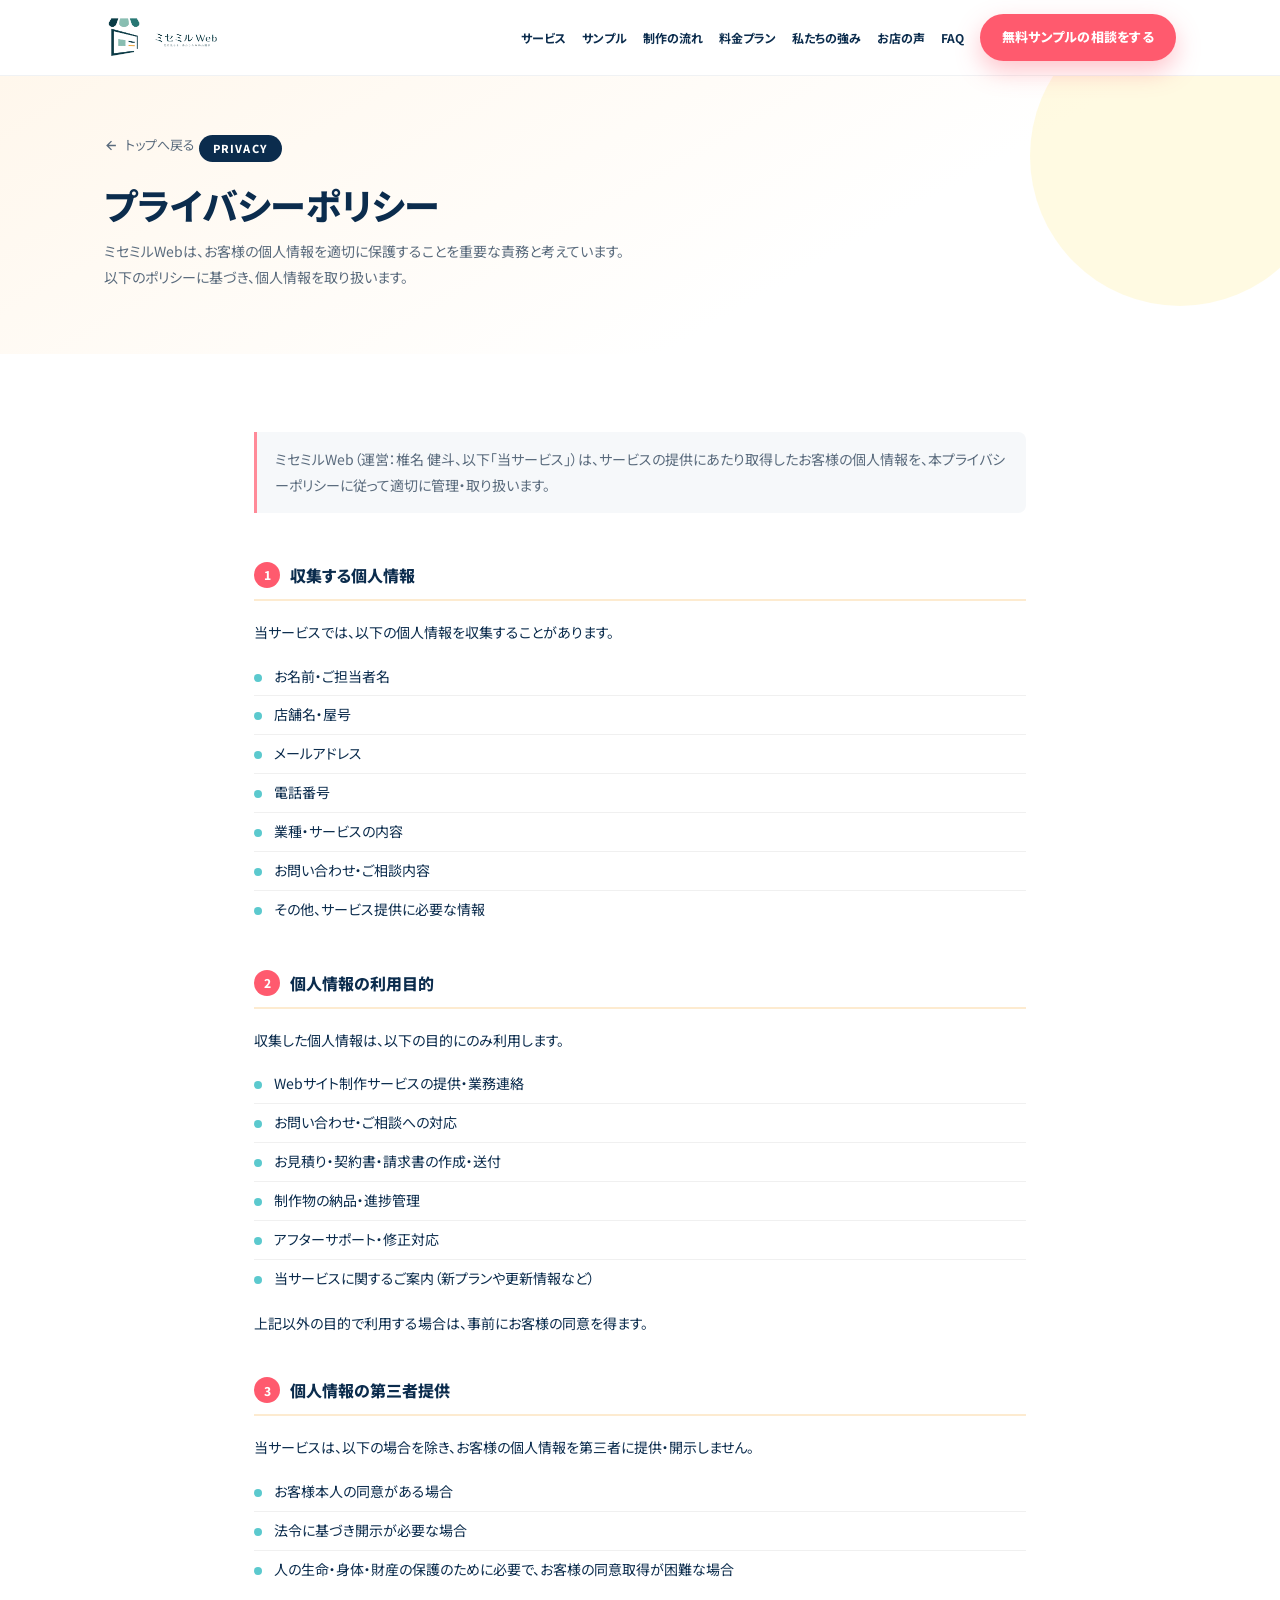
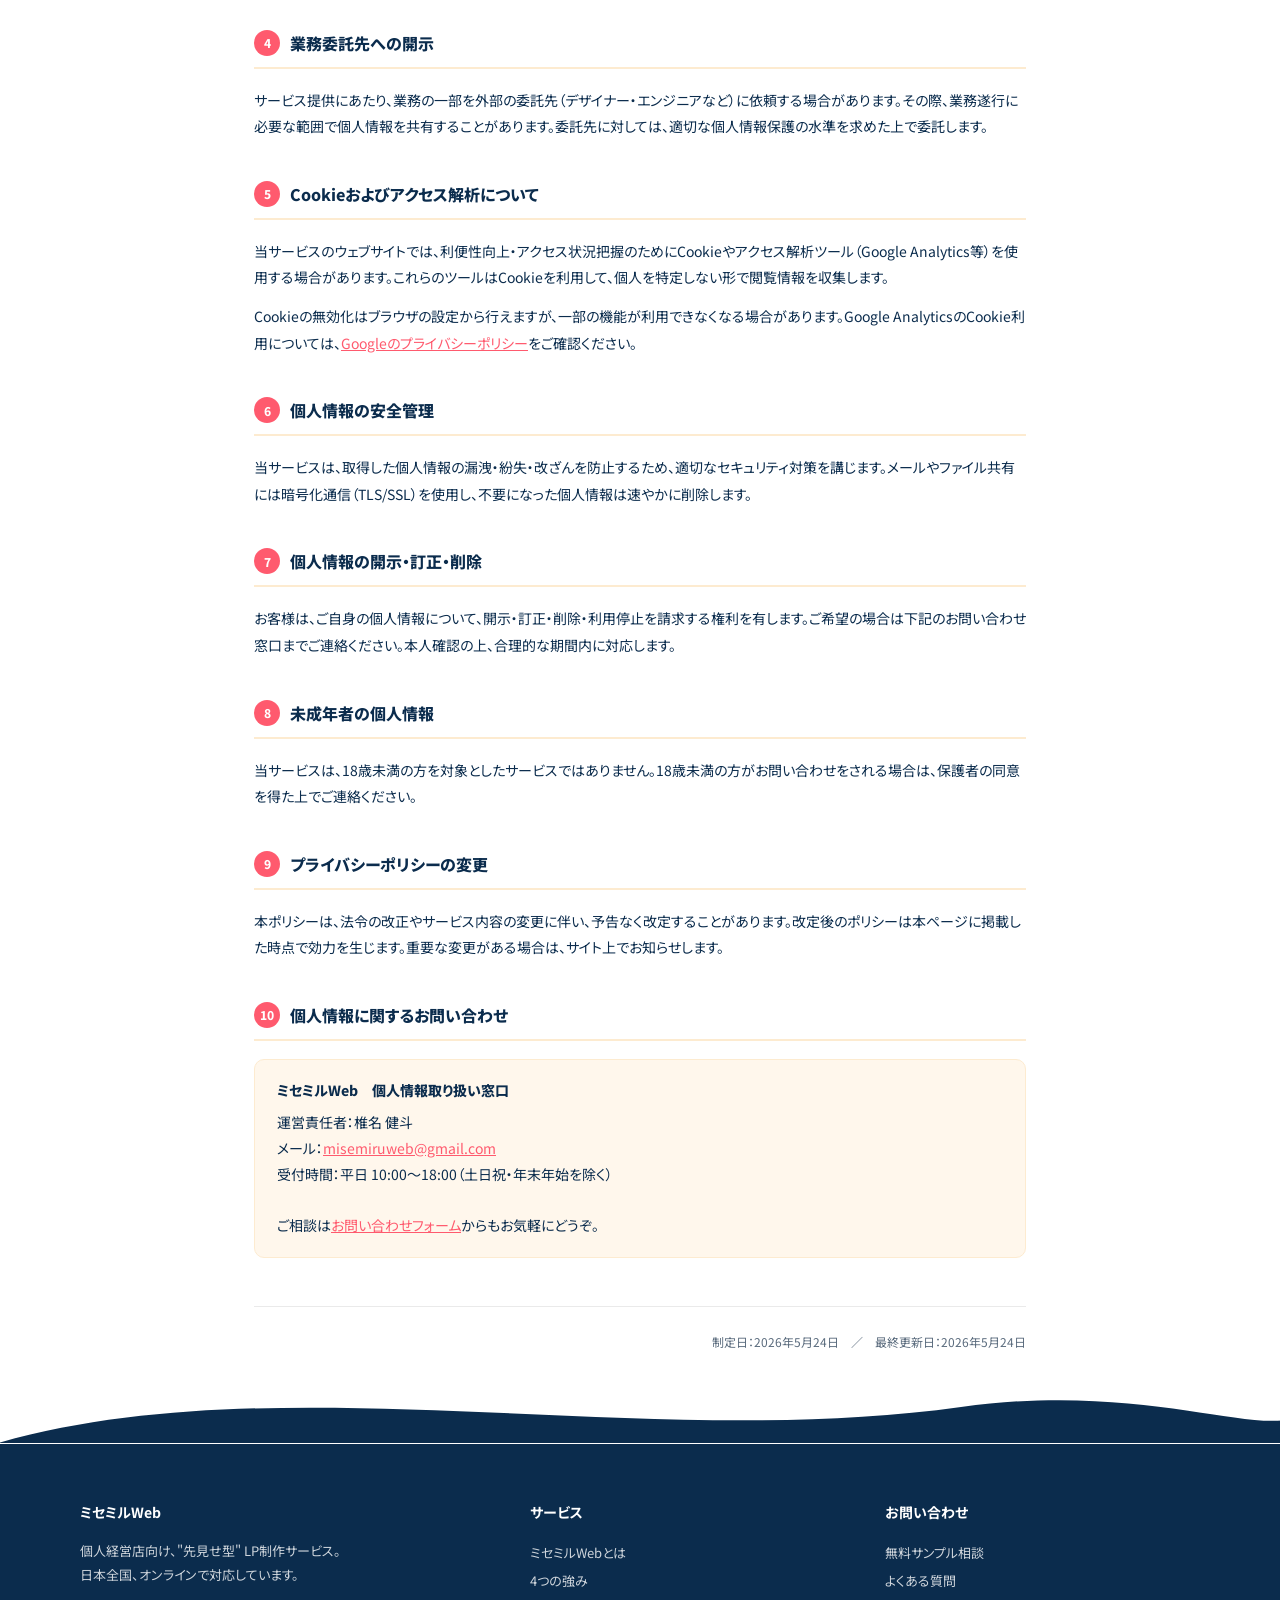
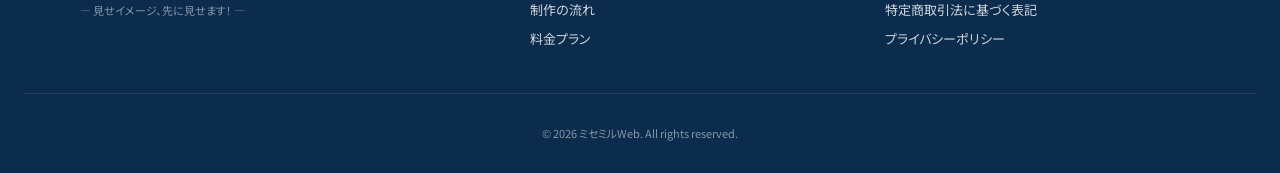
<file: privacy.html>
<!DOCTYPE html>
<html lang="ja">
<head>
  <meta charset="UTF-8">
  <meta name="viewport" content="width=device-width, initial-scale=1.0">
  <title>プライバシーポリシー | ミセミルWeb</title>
  <meta name="description" content="ミセミルWebのプライバシーポリシーページです。個人情報の取り扱いについてご確認いただけます。">
  <link rel="preconnect" href="https://fonts.googleapis.com">
  <link rel="preconnect" href="https://fonts.gstatic.com" crossorigin>
  <link href="https://fonts.googleapis.com/css2?family=Noto+Sans+JP:wght@400;500;700;800&family=Dancing+Script:wght@400;600;700&display=swap" rel="stylesheet">
  <link rel="stylesheet" href="./css/styles.css">
  <link rel="stylesheet" href="./css/tweaks-overrides.css">
  <style>
    /* ===== privacy.html 固有スタイル ===== */

    .privacy-hero {
      background: linear-gradient(150deg, var(--cream) 0%, #fff 65%);
      padding: 56px 0 64px;
      position: relative;
      overflow: hidden;
    }
    .privacy-hero::before {
      content: '';
      position: absolute;
      width: 300px; height: 300px;
      border-radius: 50%;
      background: var(--yellow-soft);
      opacity: .22;
      top: -70px; right: -50px;
      pointer-events: none;
    }
    .back-link {
      display: inline-flex;
      align-items: center;
      gap: 6px;
      font-size: 13px;
      color: var(--ink-mute);
      margin-bottom: 24px;
      transition: color .2s;
      text-decoration: none;
    }
    .back-link:hover { color: var(--coral); }
    .hero-label {
      display: inline-block;
      background: var(--navy);
      color: #fff;
      font-size: 11px;
      font-weight: 800;
      letter-spacing: 0.1em;
      padding: 4px 14px;
      border-radius: 999px;
      margin-bottom: 16px;
    }
    .privacy-hero h1 {
      font-size: clamp(24px, 5vw, 36px);
      font-weight: 800;
      color: var(--ink);
      margin: 0 0 12px;
      line-height: 1.3;
    }
    .privacy-hero .hero-sub {
      font-size: 14px;
      color: var(--ink-mute);
      line-height: 1.8;
      margin: 0;
    }

    /* ===== 本文エリア ===== */
    .privacy-section {
      padding: 64px 0 80px;
    }
    .privacy-section .wrap {
      max-width: 820px;
    }

    /* リード文 */
    .privacy-lead {
      font-size: 14px;
      color: var(--ink-mute);
      line-height: 1.9;
      background: #f6f8fa;
      border-left: 3px solid var(--coral-soft);
      padding: 14px 18px;
      border-radius: 0 8px 8px 0;
      margin-bottom: 48px;
    }

    /* 各ポリシー項目 */
    .policy-block {
      margin-bottom: 40px;
    }
    .policy-block h2 {
      font-size: 16px;
      font-weight: 800;
      color: var(--ink);
      padding: 0 0 10px;
      border-bottom: 2px solid var(--cream-deep);
      margin: 0 0 18px;
      display: flex;
      align-items: center;
      gap: 10px;
    }
    .policy-block h2 .num {
      display: inline-flex;
      align-items: center;
      justify-content: center;
      width: 26px; height: 26px;
      border-radius: 50%;
      background: var(--coral);
      color: #fff;
      font-size: 12px;
      font-weight: 800;
      flex-shrink: 0;
    }
    .policy-block p {
      font-size: 14px;
      color: var(--ink);
      line-height: 1.9;
      margin: 0 0 12px;
    }
    .policy-block p:last-child { margin-bottom: 0; }

    /* リスト */
    .policy-list {
      list-style: none;
      padding: 0;
      margin: 0 0 12px;
    }
    .policy-list li {
      font-size: 14px;
      color: var(--ink);
      line-height: 1.85;
      padding: 6px 0 6px 20px;
      position: relative;
      border-bottom: 1px solid #f0f0f0;
    }
    .policy-list li:last-child { border-bottom: none; }
    .policy-list li::before {
      content: '';
      position: absolute;
      left: 0; top: 16px;
      width: 8px; height: 8px;
      border-radius: 50%;
      background: var(--teal);
    }

    /* インフォボックス */
    .info-box {
      background: var(--cream);
      border: 1px solid var(--cream-deep);
      border-radius: 10px;
      padding: 18px 22px;
      font-size: 14px;
      line-height: 1.85;
      color: var(--ink);
    }
    .info-box strong {
      display: block;
      font-weight: 800;
      margin-bottom: 6px;
    }
    .info-box a {
      color: var(--coral);
      text-decoration: underline;
    }

    /* 更新日 */
    .privacy-updated {
      font-size: 12px;
      color: var(--ink-mute);
      text-align: right;
      margin-top: 48px;
      padding-top: 24px;
      border-top: 1px solid #eaeaea;
    }

    @media (max-width: 600px) {
      .policy-block h2 { font-size: 15px; }
    }
  </style>
</head>
<body>

<!-- ========== ナビゲーション ========== -->
<nav class="nav">
  <div class="nav-inner">
    <a href="index.html" class="nav-logo">
      <img src="./images/logos/misemiru_web_primary_logo.png" alt="ミセミルWeb">
      <div>
        <img src="./images/logos/misemiru_web_horizontal_logo.png" alt="ミセミルWeb" style="height:24px">
      </div>
    </a>
    <div class="nav-links">
      <a href="index.html#service">サービス</a>
      <a href="index.html#samples">サンプル</a>
      <a href="index.html#flow">制作の流れ</a>
      <a href="index.html#pricing">料金プラン</a>
      <a href="index.html#strengths">私たちの強み</a>
      <a href="index.html#voice">お店の声</a>
      <a href="index.html#faq">FAQ</a>
    </div>
    <a href="contact.html" class="btn btn-primary btn-sm">無料サンプルの相談をする</a>
    <button class="nav-hamburger" aria-label="メニューを開く" aria-expanded="false">
      <span></span><span></span><span></span>
    </button>
  </div>
</nav>

<!-- ========== Mobile Menu ========== -->
<div class="mobile-menu" role="dialog" aria-label="ナビゲーションメニュー">
  <div class="mobile-menu-panel">
    <div class="mobile-menu-header">
      <a href="index.html" class="nav-logo">
        <img src="./images/logos/misemiru_web_primary_logo.png" alt="ミセミルWeb">
        <img src="./images/logos/misemiru_web_horizontal_logo.png" alt="ミセミルWeb" style="height:32px">
      </a>
      <button class="mobile-menu-close" aria-label="メニューを閉じる">✕</button>
    </div>
    <nav class="mobile-menu-nav">
      <a href="index.html#service">サービス</a>
      <a href="index.html#samples">サンプル</a>
      <a href="index.html#flow">制作の流れ</a>
      <a href="index.html#pricing">料金プラン</a>
      <a href="index.html#strengths">私たちの強み</a>
      <a href="index.html#voice">お店の声</a>
      <a href="index.html#faq">FAQ</a>
    </nav>
    <div class="mobile-menu-footer">
      <a href="contact.html" class="btn btn-primary">
        <svg class="ic" viewBox="0 0 24 24" fill="none" stroke="currentColor" stroke-width="2.2"><path d="M3 6.5l9 6 9-6M3 6.5v11a1 1 0 001 1h16a1 1 0 001-1v-11M3 6.5a1 1 0 011-1h16a1 1 0 011 1"></path></svg>
        無料サンプルの相談をする
      </a>
    </div>
  </div>
</div>

<!-- ========== ヒーロー ========== -->
<section class="privacy-hero">
  <div class="wrap">
    <a href="index.html" class="back-link">
      <svg viewBox="0 0 24 24" fill="none" stroke="currentColor" stroke-width="2.2" style="width:15px;height:15px"><path d="M19 12H5M12 5l-7 7 7 7"/></svg>
      トップへ戻る
    </a>
    <div class="hero-label">PRIVACY</div>
    <h1>プライバシーポリシー</h1>
    <p class="hero-sub">
      ミセミルWebは、お客様の個人情報を適切に保護することを重要な責務と考えています。<br>
      以下のポリシーに基づき、個人情報を取り扱います。
    </p>
  </div>
</section>

<!-- ========== 本文 ========== -->
<section class="privacy-section">
  <div class="wrap">

    <p class="privacy-lead">
      ミセミルWeb（運営：椎名 健斗、以下「当サービス」）は、サービスの提供にあたり取得したお客様の個人情報を、本プライバシーポリシーに従って適切に管理・取り扱います。
    </p>

    <!-- 1. 収集する個人情報 -->
    <div class="policy-block">
      <h2><span class="num">1</span>収集する個人情報</h2>
      <p>当サービスでは、以下の個人情報を収集することがあります。</p>
      <ul class="policy-list">
        <li>お名前・ご担当者名</li>
        <li>店舗名・屋号</li>
        <li>メールアドレス</li>
        <li>電話番号</li>
        <li>業種・サービスの内容</li>
        <li>お問い合わせ・ご相談内容</li>
        <li>その他、サービス提供に必要な情報</li>
      </ul>
    </div>

    <!-- 2. 利用目的 -->
    <div class="policy-block">
      <h2><span class="num">2</span>個人情報の利用目的</h2>
      <p>収集した個人情報は、以下の目的にのみ利用します。</p>
      <ul class="policy-list">
        <li>Webサイト制作サービスの提供・業務連絡</li>
        <li>お問い合わせ・ご相談への対応</li>
        <li>お見積り・契約書・請求書の作成・送付</li>
        <li>制作物の納品・進捗管理</li>
        <li>アフターサポート・修正対応</li>
        <li>当サービスに関するご案内（新プランや更新情報など）</li>
      </ul>
      <p>上記以外の目的で利用する場合は、事前にお客様の同意を得ます。</p>
    </div>

    <!-- 3. 第三者提供 -->
    <div class="policy-block">
      <h2><span class="num">3</span>個人情報の第三者提供</h2>
      <p>
        当サービスは、以下の場合を除き、お客様の個人情報を第三者に提供・開示しません。
      </p>
      <ul class="policy-list">
        <li>お客様本人の同意がある場合</li>
        <li>法令に基づき開示が必要な場合</li>
        <li>人の生命・身体・財産の保護のために必要で、お客様の同意取得が困難な場合</li>
      </ul>
    </div>

    <!-- 4. 業務委託 -->
    <div class="policy-block">
      <h2><span class="num">4</span>業務委託先への開示</h2>
      <p>
        サービス提供にあたり、業務の一部を外部の委託先（デザイナー・エンジニアなど）に依頼する場合があります。その際、業務遂行に必要な範囲で個人情報を共有することがあります。委託先に対しては、適切な個人情報保護の水準を求めた上で委託します。
      </p>
    </div>

    <!-- 5. Cookieについて -->
    <div class="policy-block">
      <h2><span class="num">5</span>Cookieおよびアクセス解析について</h2>
      <p>
        当サービスのウェブサイトでは、利便性向上・アクセス状況把握のためにCookieやアクセス解析ツール（Google Analytics等）を使用する場合があります。これらのツールはCookieを利用して、個人を特定しない形で閲覧情報を収集します。
      </p>
      <p>
        Cookieの無効化はブラウザの設定から行えますが、一部の機能が利用できなくなる場合があります。Google AnalyticsのCookie利用については、<a href="https://policies.google.com/privacy?hl=ja" target="_blank" rel="noopener noreferrer" style="color:var(--coral);text-decoration:underline">Googleのプライバシーポリシー</a>をご確認ください。
      </p>
    </div>

    <!-- 6. 安全管理 -->
    <div class="policy-block">
      <h2><span class="num">6</span>個人情報の安全管理</h2>
      <p>
        当サービスは、取得した個人情報の漏洩・紛失・改ざんを防止するため、適切なセキュリティ対策を講じます。メールやファイル共有には暗号化通信（TLS/SSL）を使用し、不要になった個人情報は速やかに削除します。
      </p>
    </div>

    <!-- 7. 開示・訂正・削除 -->
    <div class="policy-block">
      <h2><span class="num">7</span>個人情報の開示・訂正・削除</h2>
      <p>
        お客様は、ご自身の個人情報について、開示・訂正・削除・利用停止を請求する権利を有します。ご希望の場合は下記のお問い合わせ窓口までご連絡ください。本人確認の上、合理的な期間内に対応します。
      </p>
    </div>

    <!-- 8. 未成年者 -->
    <div class="policy-block">
      <h2><span class="num">8</span>未成年者の個人情報</h2>
      <p>
        当サービスは、18歳未満の方を対象としたサービスではありません。18歳未満の方がお問い合わせをされる場合は、保護者の同意を得た上でご連絡ください。
      </p>
    </div>

    <!-- 9. ポリシーの変更 -->
    <div class="policy-block">
      <h2><span class="num">9</span>プライバシーポリシーの変更</h2>
      <p>
        本ポリシーは、法令の改正やサービス内容の変更に伴い、予告なく改定することがあります。改定後のポリシーは本ページに掲載した時点で効力を生じます。重要な変更がある場合は、サイト上でお知らせします。
      </p>
    </div>

    <!-- 10. お問い合わせ窓口 -->
    <div class="policy-block">
      <h2><span class="num">10</span>個人情報に関するお問い合わせ</h2>
      <div class="info-box">
        <strong>ミセミルWeb　個人情報取り扱い窓口</strong>
        運営責任者：椎名 健斗<br>
        メール：<a href="mailto:misemiruweb@gmail.com">misemiruweb@gmail.com</a><br>
        受付時間：平日 10:00〜18:00（土日祝・年末年始を除く）<br>
        <br>
        ご相談は<a href="contact.html">お問い合わせフォーム</a>からもお気軽にどうぞ。
      </div>
    </div>

    <p class="privacy-updated">制定日：2026年5月24日　／　最終更新日：2026年5月24日</p>

  </div>
</section>

<!-- ========== Footer ========== -->
<footer>
  <div class="foot-inner">
    <div>
      <h5>ミセミルWeb</h5>
      <p style="margin:0 0 14px;line-height:1.85">個人経営店向け、"先見せ型" LP制作サービス。<br>日本全国、オンラインで対応しています。</p>
      <p style="margin:0;font-size:11px;color:rgba(255,255,255,0.5)">— 見せイメージ、先に見せます！ —</p>
    </div>
    <div>
      <h5>サービス</h5>
      <ul>
        <li><a href="index.html#service">ミセミルWebとは</a></li>
        <li><a href="index.html#strengths">4つの強み</a></li>
        <li><a href="index.html#flow">制作の流れ</a></li>
        <li><a href="index.html#pricing">料金プラン</a></li>
      </ul>
    </div>
    <div>
      <h5>お問い合わせ</h5>
      <ul>
        <li><a href="contact.html">無料サンプル相談</a></li>
        <li><a href="index.html#faq">よくある質問</a></li>
        <li><a href="tokushoho.html">特定商取引法に基づく表記</a></li>
        <li><a href="privacy.html">プライバシーポリシー</a></li>
      </ul>
    </div>
  </div>
  <div class="copy">© 2026 ミセミルWeb. All rights reserved.</div>
</footer>

<script src="./js/app.js"></script>
</body>
</html>
</file>
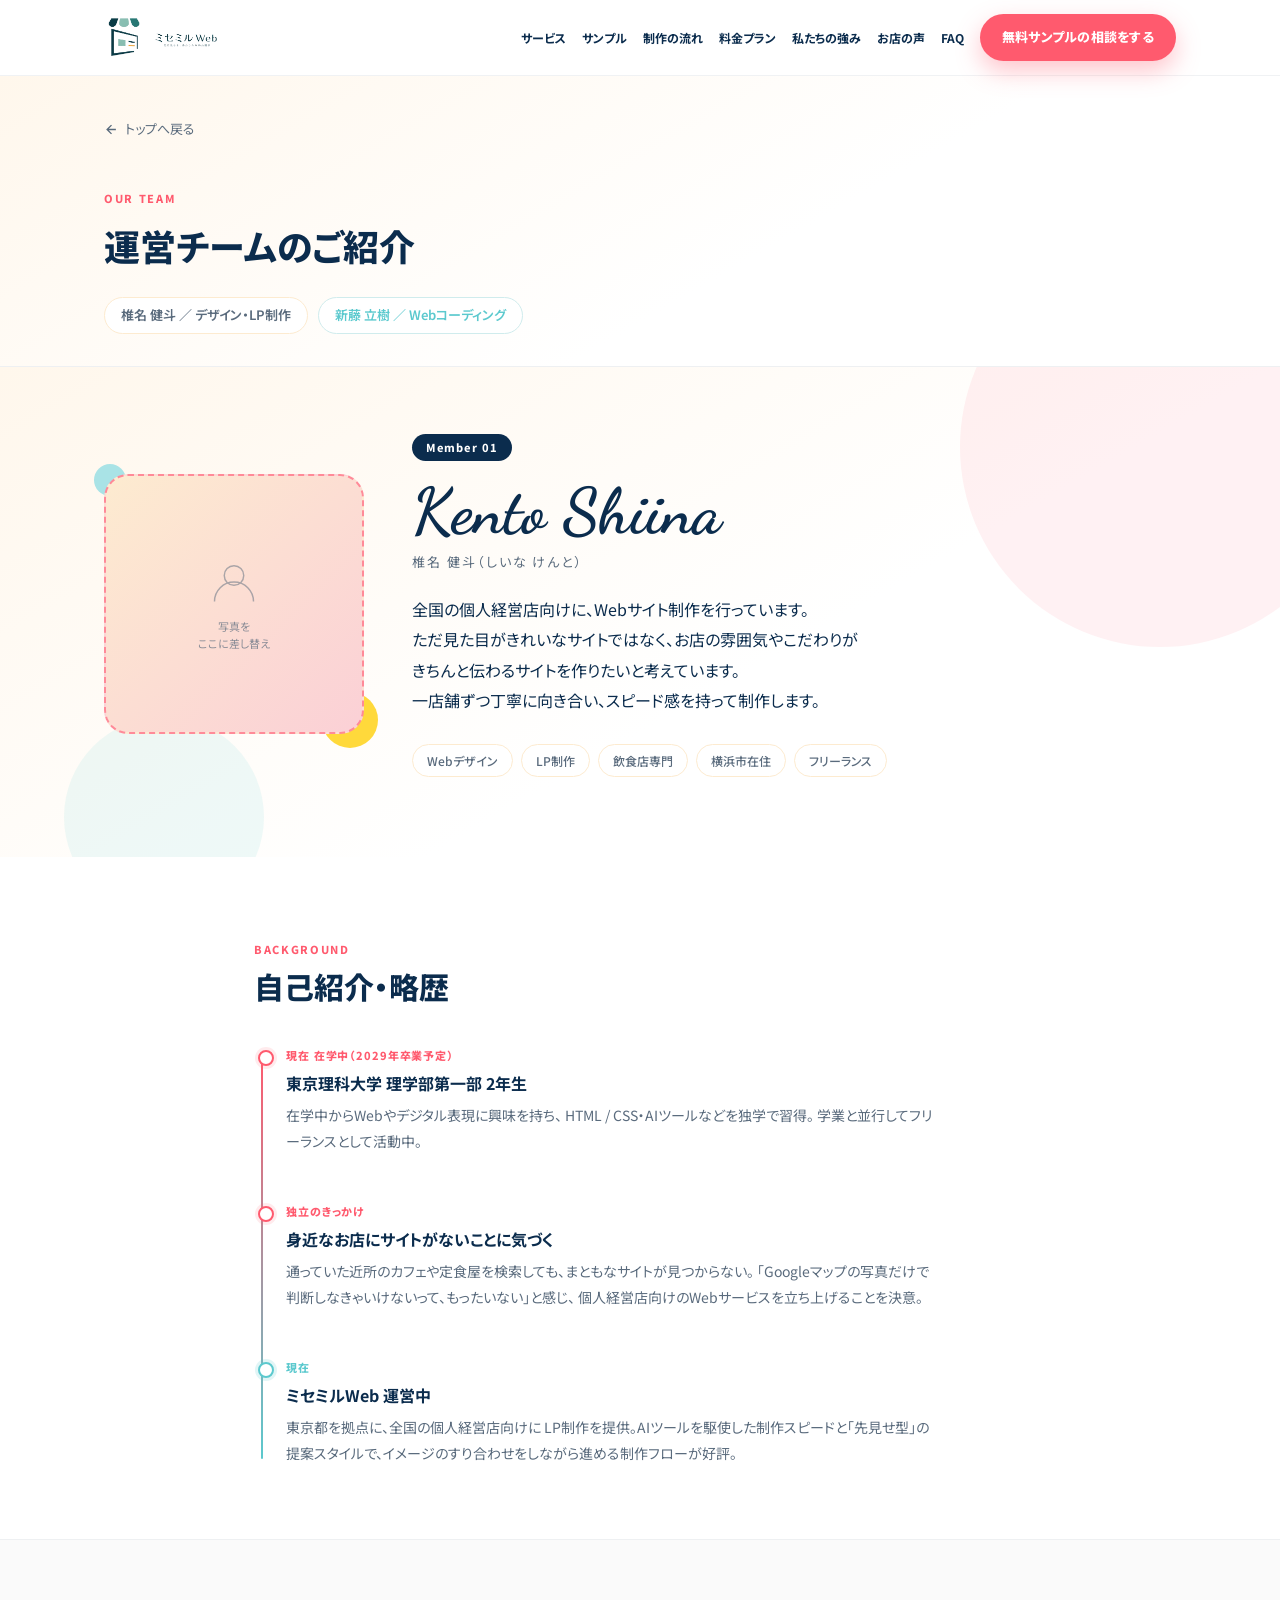
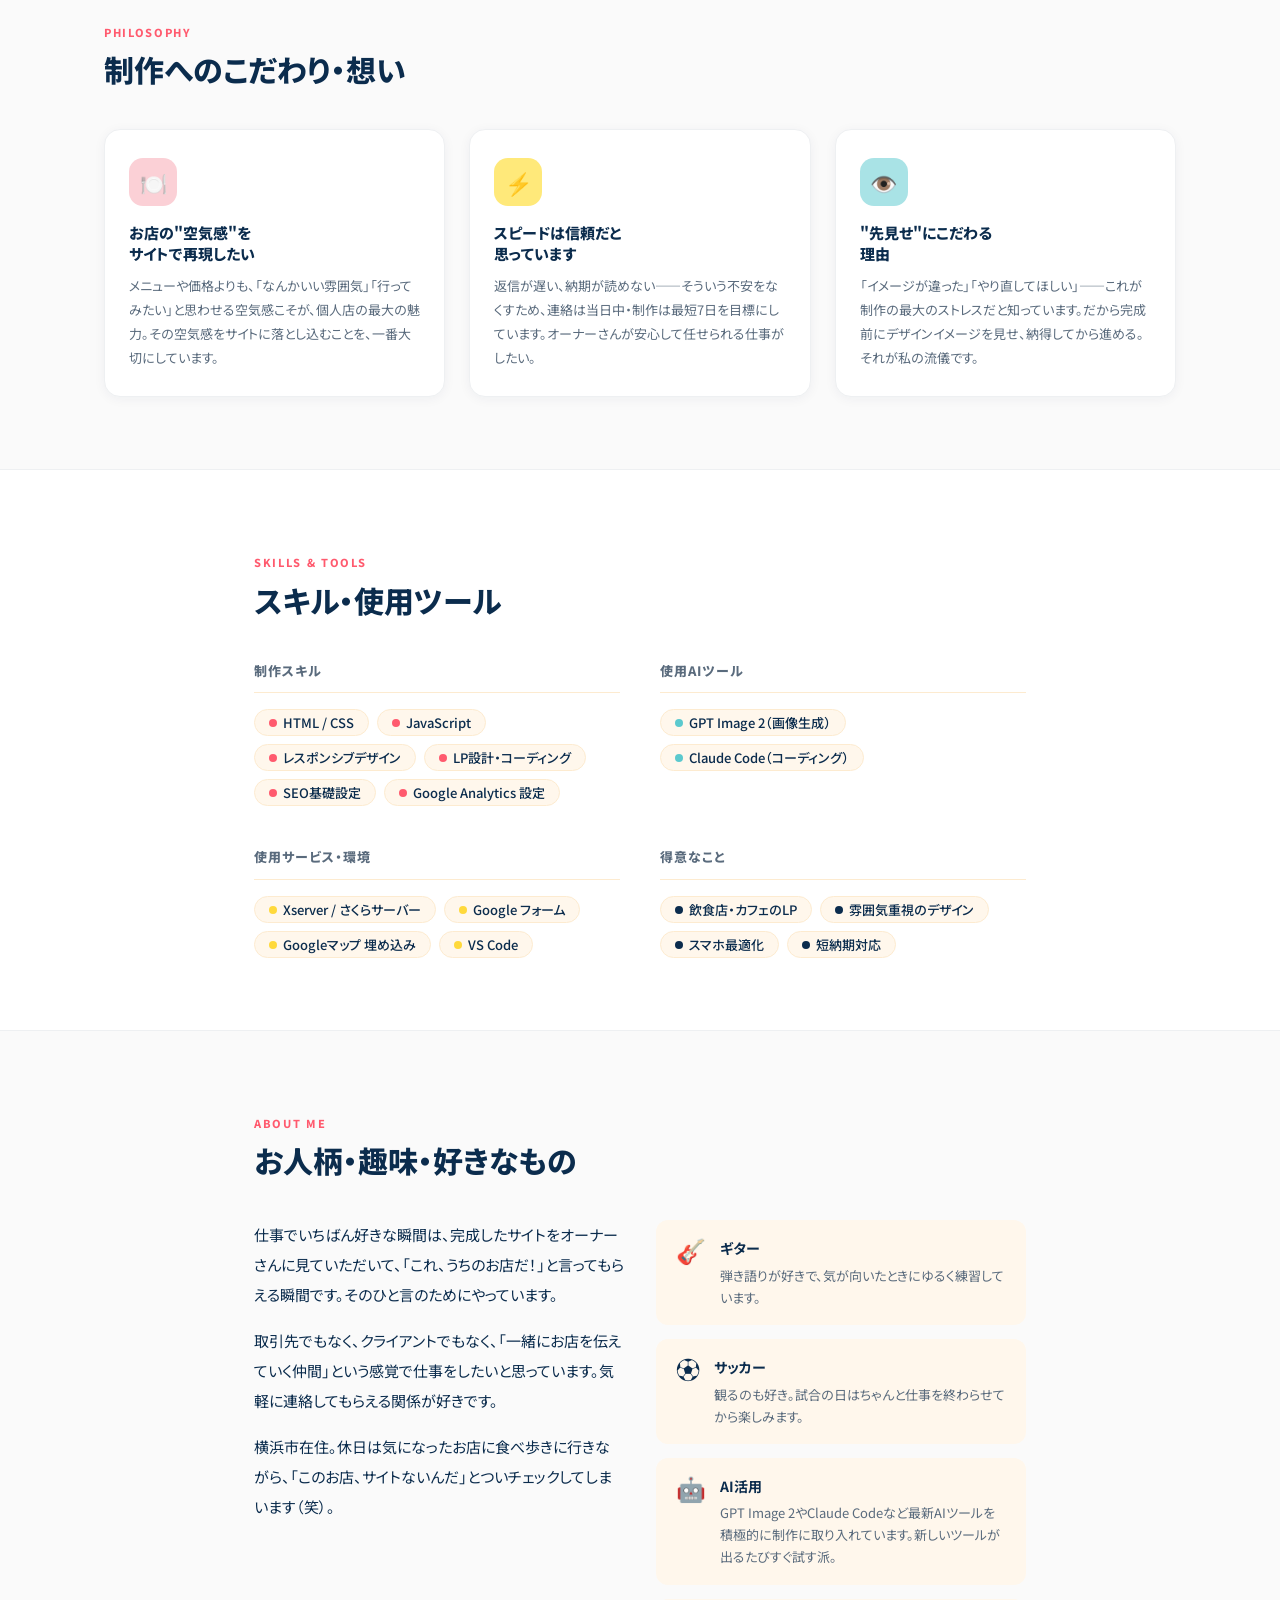
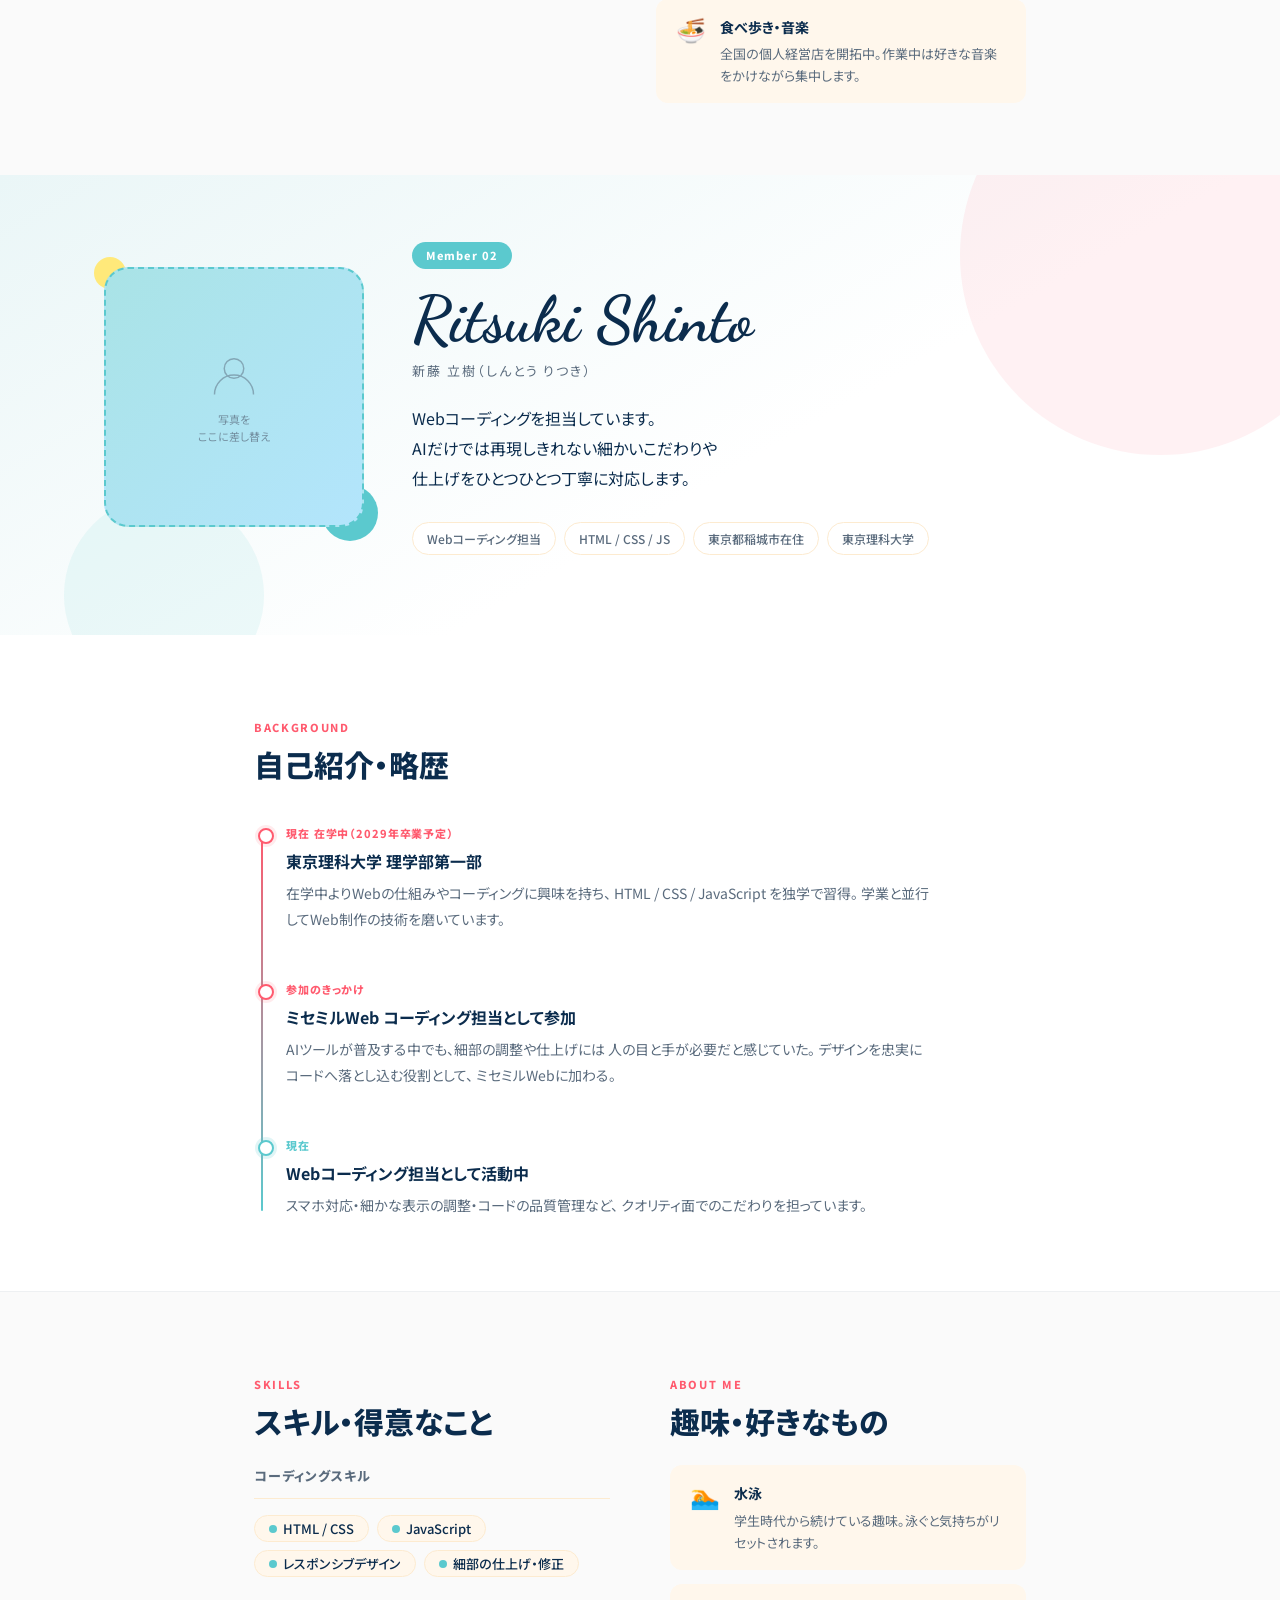
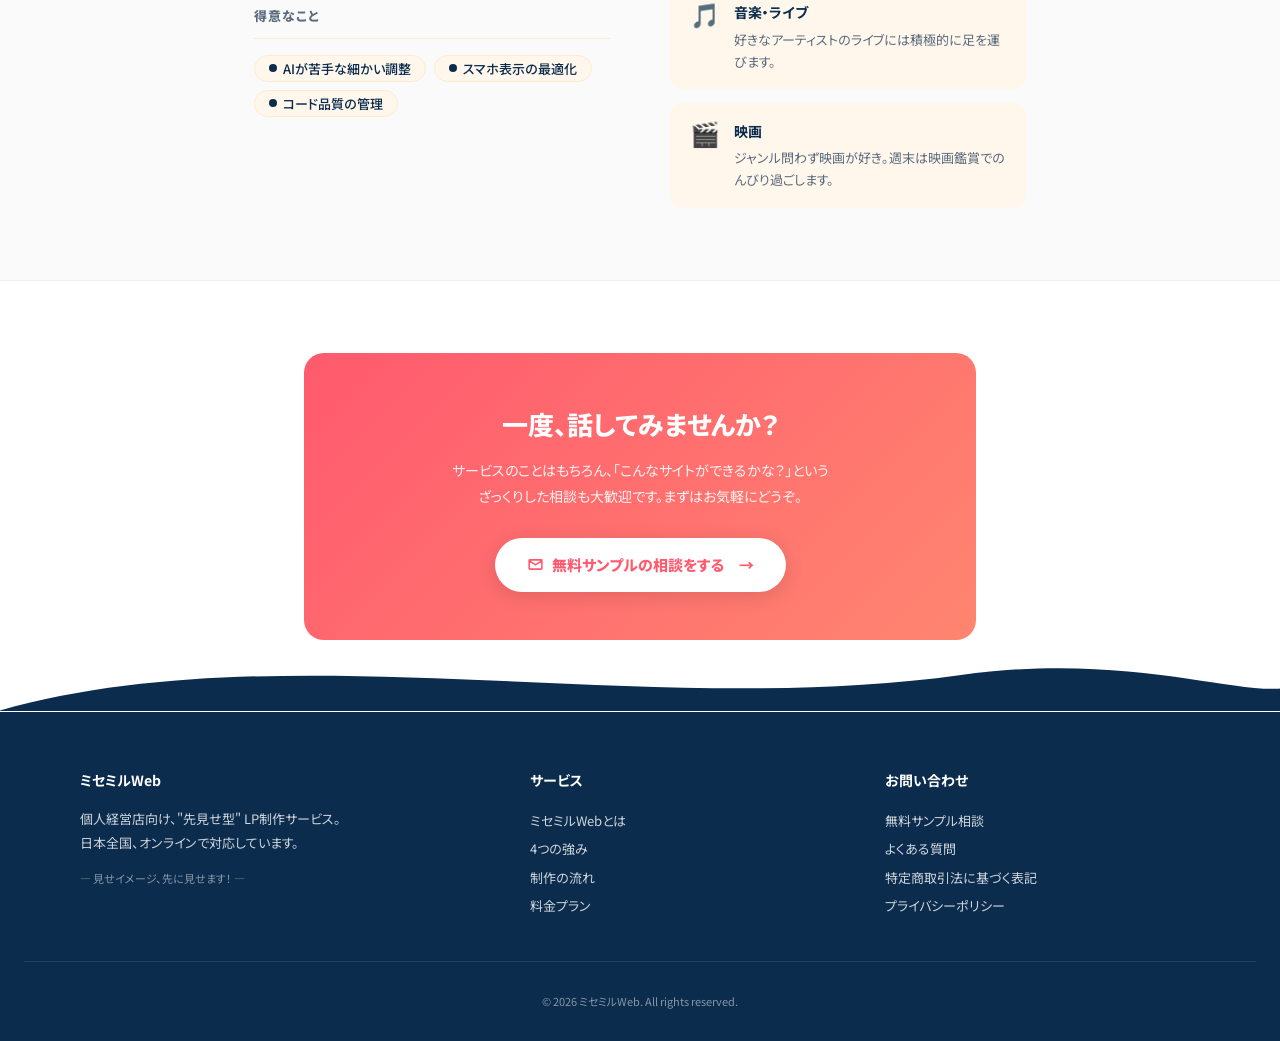
<file: profile.html>
<!DOCTYPE html>
<html lang="ja">
<head>
  <meta charset="UTF-8">
  <meta name="viewport" content="width=device-width, initial-scale=1.0">
  <title>運営者プロフィール | ミセミルWeb</title>
  <meta name="description" content="ミセミルWeb 運営者・椎名健斗と新藤立樹のプロフィールページです。制作への想い、経歴、スキルなどをご紹介します。">
  <link rel="preconnect" href="https://fonts.googleapis.com">
  <link rel="preconnect" href="https://fonts.gstatic.com" crossorigin>
  <link href="https://fonts.googleapis.com/css2?family=Noto+Sans+JP:wght@400;500;700;800&family=Dancing+Script:wght@400;600;700&display=swap" rel="stylesheet">
  <link rel="stylesheet" href="./css/styles.css">
  <link rel="stylesheet" href="./css/tweaks-overrides.css">
  <style>
    /* ===== profile.html 固有スタイル ===== */

    /* ---- ヒーロー ---- */
    .profile-hero {
      background: linear-gradient(150deg, var(--cream) 0%, #fff 60%);
      padding: 64px 0 80px;
      overflow: hidden;
      position: relative;
    }
    .profile-hero::before {
      content: '';
      position: absolute;
      width: 400px; height: 400px;
      border-radius: 50%;
      background: var(--coral-soft);
      opacity: .12;
      top: -120px; right: -80px;
      pointer-events: none;
    }
    .profile-hero::after {
      content: '';
      position: absolute;
      width: 200px; height: 200px;
      border-radius: 50%;
      background: var(--teal);
      opacity: .10;
      bottom: -60px; left: 5%;
      pointer-events: none;
    }
    .back-link {
      display: inline-flex;
      align-items: center;
      gap: 6px;
      font-size: 13px;
      color: var(--ink-mute);
      margin-bottom: 32px;
      transition: color .2s;
      text-decoration: none;
    }
    .back-link:hover { color: var(--coral); }

    .hero-layout {
      display: grid;
      grid-template-columns: 260px 1fr;
      gap: 48px;
      align-items: center;
    }

    /* 写真枠 */
    .photo-frame {
      position: relative;
    }
    .photo-placeholder {
      width: 100%;
      aspect-ratio: 1 / 1;
      border-radius: 24px;
      background: linear-gradient(135deg, var(--cream-deep) 0%, var(--pink) 100%);
      display: flex;
      flex-direction: column;
      align-items: center;
      justify-content: center;
      gap: 10px;
      color: var(--ink-mute);
      font-size: 13px;
      border: 2px dashed var(--coral-soft);
      position: relative;
      overflow: hidden;
    }
    /* ↓ 写真を差し替えるときはここの background-image を変えてください */
    /* .photo-placeholder { background-image: url('./images/profile.jpg'); background-size: cover; background-position: center; } */
    .photo-placeholder svg { opacity: .5; }
    .photo-placeholder .photo-note {
      font-size: 11px;
      color: var(--ink-mute);
      opacity: .7;
      text-align: center;
      line-height: 1.5;
    }
    .photo-frame .frame-deco {
      position: absolute;
      width: 56px; height: 56px;
      border-radius: 50%;
      background: var(--yellow);
      bottom: -14px; right: -14px;
      z-index: -1;
    }
    .photo-frame .frame-deco2 {
      position: absolute;
      width: 32px; height: 32px;
      border-radius: 50%;
      background: var(--teal-soft);
      top: -10px; left: -10px;
      z-index: -1;
    }

    /* テキスト側 */
    .hero-text .hero-label {
      display: inline-block;
      background: var(--navy);
      color: #fff;
      font-size: 11px;
      font-weight: 800;
      letter-spacing: 0.1em;
      padding: 4px 14px;
      border-radius: 999px;
      margin-bottom: 16px;
    }
    .hero-text h1 {
      font-family: 'Dancing Script', cursive;
      font-size: clamp(40px, 7vw, 64px);
      font-weight: 700;
      color: var(--ink);
      margin: 0 0 4px;
      line-height: 1.1;
    }
    .hero-text .name-kana {
      font-size: 13px;
      color: var(--ink-mute);
      letter-spacing: 0.15em;
      margin: 0 0 20px;
    }
    .hero-text .tagline {
      font-size: clamp(14px, 2vw, 16px);
      color: var(--ink);
      line-height: 1.9;
      margin: 0 0 28px;
    }
    .hero-tags {
      display: flex;
      flex-wrap: wrap;
      gap: 8px;
    }
    .hero-tag {
      background: #fff;
      border: 1.5px solid var(--cream-deep);
      color: var(--ink-mute);
      font-size: 12px;
      font-weight: 500;
      padding: 5px 14px;
      border-radius: 999px;
    }

    /* ---- セクション共通 ---- */
    .prof-section {
      padding: 72px 0;
    }
    .prof-section + .prof-section {
      border-top: 1px solid #eef0f2;
    }
    .sec-label {
      font-size: 11px;
      font-weight: 800;
      letter-spacing: 0.15em;
      color: var(--coral);
      text-transform: uppercase;
      margin-bottom: 8px;
    }
    .sec-title {
      font-size: clamp(22px, 4vw, 30px);
      font-weight: 800;
      color: var(--ink);
      margin: 0 0 40px;
      line-height: 1.3;
    }

    /* ---- 略歴タイムライン ---- */
    .timeline {
      position: relative;
      padding-left: 32px;
      max-width: 680px;
    }
    .timeline::before {
      content: '';
      position: absolute;
      left: 7px; top: 8px; bottom: 8px;
      width: 2px;
      background: linear-gradient(to bottom, var(--coral), var(--teal));
      border-radius: 2px;
    }
    .tl-item {
      position: relative;
      padding-bottom: 36px;
    }
    .tl-item:last-child { padding-bottom: 0; }
    .tl-dot {
      position: absolute;
      left: -28px; top: 4px;
      width: 16px; height: 16px;
      border-radius: 50%;
      background: #fff;
      border: 2.5px solid var(--coral);
      box-shadow: 0 0 0 3px rgba(255,90,110,.12);
    }
    .tl-item:last-child .tl-dot {
      border-color: var(--teal);
      box-shadow: 0 0 0 3px rgba(91,201,206,.18);
    }
    .tl-year {
      font-size: 11px;
      font-weight: 800;
      letter-spacing: 0.08em;
      color: var(--coral);
      margin-bottom: 4px;
    }
    .tl-item:last-child .tl-year { color: var(--teal); }
    .tl-title {
      font-size: 16px;
      font-weight: 700;
      color: var(--ink);
      margin: 0 0 6px;
    }
    .tl-body {
      font-size: 14px;
      color: var(--ink-mute);
      line-height: 1.85;
      margin: 0;
    }

    /* ---- こだわり・想い ---- */
    .belief-grid {
      display: grid;
      grid-template-columns: repeat(3, 1fr);
      gap: 24px;
    }
    .belief-card {
      background: #fff;
      border: 1.5px solid #eef0f2;
      border-radius: 16px;
      padding: 28px 24px 26px;
      box-shadow: 0 2px 12px rgba(11,44,77,.05);
      transition: transform .2s, box-shadow .2s;
    }
    .belief-card:hover {
      transform: translateY(-4px);
      box-shadow: 0 8px 28px rgba(11,44,77,.10);
    }
    .belief-icon {
      width: 48px; height: 48px;
      border-radius: 14px;
      display: flex;
      align-items: center;
      justify-content: center;
      margin-bottom: 16px;
      font-size: 22px;
    }
    .belief-card h3 {
      font-size: 15px;
      font-weight: 800;
      color: var(--ink);
      margin: 0 0 10px;
      line-height: 1.4;
    }
    .belief-card p {
      font-size: 13px;
      color: var(--ink-mute);
      line-height: 1.85;
      margin: 0;
    }

    /* ---- スキル ---- */
    .skill-layout {
      display: grid;
      grid-template-columns: 1fr 1fr;
      gap: 40px;
    }
    .skill-group h3 {
      font-size: 13px;
      font-weight: 800;
      letter-spacing: 0.08em;
      color: var(--ink-mute);
      text-transform: uppercase;
      margin: 0 0 16px;
      padding-bottom: 10px;
      border-bottom: 1.5px solid var(--cream-deep);
    }
    .skill-tags {
      display: flex;
      flex-wrap: wrap;
      gap: 8px;
    }
    .skill-tag {
      display: inline-flex;
      align-items: center;
      gap: 6px;
      font-size: 13px;
      font-weight: 500;
      color: var(--ink);
      background: var(--cream);
      border: 1px solid var(--cream-deep);
      padding: 6px 14px;
      border-radius: 999px;
      line-height: 1;
    }
    .skill-tag .dot {
      width: 8px; height: 8px;
      border-radius: 50%;
      flex-shrink: 0;
    }

    /* ---- お人柄・趣味 ---- */
    .about-layout {
      display: grid;
      grid-template-columns: 1fr 1fr;
      gap: 32px;
      align-items: start;
    }
    .about-text p {
      font-size: 15px;
      color: var(--ink);
      line-height: 2;
      margin: 0 0 16px;
    }
    .about-text p:last-child { margin: 0; }
    .hobby-list {
      display: flex;
      flex-direction: column;
      gap: 14px;
    }
    .hobby-item {
      background: var(--cream);
      border-radius: 12px;
      padding: 16px 20px;
      display: flex;
      align-items: flex-start;
      gap: 14px;
    }
    .hobby-emoji {
      font-size: 24px;
      line-height: 1;
      flex-shrink: 0;
      margin-top: 2px;
    }
    .hobby-item h4 {
      font-size: 14px;
      font-weight: 700;
      color: var(--ink);
      margin: 0 0 4px;
    }
    .hobby-item p {
      font-size: 13px;
      color: var(--ink-mute);
      line-height: 1.7;
      margin: 0;
    }

    /* ---- CTA バナー ---- */
    .profile-cta {
      background: linear-gradient(135deg, var(--coral) 0%, #ff8570 100%);
      border-radius: 20px;
      padding: 48px 40px;
      text-align: center;
      color: #fff;
    }
    .profile-cta h2 {
      font-size: clamp(20px, 3.5vw, 26px);
      font-weight: 800;
      margin: 0 0 12px;
      color: #fff;
    }
    .profile-cta p {
      font-size: 14px;
      opacity: .9;
      line-height: 1.85;
      margin: 0 0 28px;
    }
    .btn-white {
      display: inline-flex;
      align-items: center;
      gap: 8px;
      background: #fff;
      color: var(--coral);
      font-size: 15px;
      font-weight: 800;
      padding: 14px 32px;
      border-radius: 999px;
      text-decoration: none;
      box-shadow: 0 4px 20px rgba(0,0,0,.12);
      transition: transform .2s, box-shadow .2s;
    }
    .btn-white:hover {
      transform: translateY(-2px);
      box-shadow: 0 8px 28px rgba(0,0,0,.18);
    }

    /* ---- レスポンシブ ---- */
    @media (max-width: 768px) {
      .hero-layout {
        grid-template-columns: 1fr;
        gap: 32px;
      }
      .photo-frame {
        max-width: 200px;
        margin: 0 auto;
      }
      .hero-text { text-align: center; }
      .hero-tags { justify-content: center; }
      .belief-grid { grid-template-columns: 1fr; gap: 16px; }
      .skill-layout { grid-template-columns: 1fr; gap: 28px; }
      .about-layout { grid-template-columns: 1fr; }
      .profile-cta { padding: 36px 24px; }
      .member2-grid { grid-template-columns: 1fr !important; gap: 40px !important; }
    }
  </style>
</head>
<body>

<!-- ========== ナビゲーション ========== -->
<nav class="nav">
  <div class="nav-inner">
    <a href="index.html" class="nav-logo">
      <img src="./images/logos/misemiru_web_primary_logo.png" alt="ミセミルWeb">
      <div>
        <img src="./images/logos/misemiru_web_horizontal_logo.png" alt="ミセミルWeb" style="height:24px">
      </div>
    </a>
    <div class="nav-links">
      <a href="index.html#service">サービス</a>
      <a href="index.html#samples">サンプル</a>
      <a href="index.html#flow">制作の流れ</a>
      <a href="index.html#pricing">料金プラン</a>
      <a href="index.html#strengths">私たちの強み</a>
      <a href="index.html#voice">お店の声</a>
      <a href="index.html#faq">FAQ</a>
    </div>
    <a href="contact.html" class="btn btn-primary btn-sm">無料サンプルの相談をする</a>
    <button class="nav-hamburger" aria-label="メニューを開く" aria-expanded="false">
      <span></span><span></span><span></span>
    </button>
  </div>
</nav>

<!-- ========== Mobile Menu ========== -->
<div class="mobile-menu" role="dialog" aria-label="ナビゲーションメニュー">
  <div class="mobile-menu-panel">
    <div class="mobile-menu-header">
      <a href="index.html" class="nav-logo">
        <img src="./images/logos/misemiru_web_primary_logo.png" alt="ミセミルWeb">
        <img src="./images/logos/misemiru_web_horizontal_logo.png" alt="ミセミルWeb" style="height:32px">
      </a>
      <button class="mobile-menu-close" aria-label="メニューを閉じる">✕</button>
    </div>
    <nav class="mobile-menu-nav">
      <a href="index.html#service">サービス</a>
      <a href="index.html#samples">サンプル</a>
      <a href="index.html#flow">制作の流れ</a>
      <a href="index.html#pricing">料金プラン</a>
      <a href="index.html#strengths">私たちの強み</a>
      <a href="index.html#voice">お店の声</a>
      <a href="index.html#faq">FAQ</a>
    </nav>
    <div class="mobile-menu-footer">
      <a href="contact.html" class="btn btn-primary">
        <svg class="ic" viewBox="0 0 24 24" fill="none" stroke="currentColor" stroke-width="2.2"><path d="M3 6.5l9 6 9-6M3 6.5v11a1 1 0 001 1h16a1 1 0 001-1v-11M3 6.5a1 1 0 011-1h16a1 1 0 011 1"></path></svg>
        無料サンプルの相談をする
      </a>
    </div>
  </div>
</div>

<!-- ========== ページヘッダー ========== -->
<div style="background:linear-gradient(150deg,var(--cream) 0%,#fff 60%);padding:40px 0 32px;border-bottom:1px solid #eef0f2;">
  <div class="wrap">
    <a href="index.html" class="back-link">
      <svg viewBox="0 0 24 24" fill="none" stroke="currentColor" stroke-width="2.2" style="width:15px;height:15px"><path d="M19 12H5M12 5l-7 7 7 7"/></svg>
      トップへ戻る
    </a>
    <p style="font-size:11px;font-weight:800;letter-spacing:0.15em;color:var(--coral);text-transform:uppercase;margin:16px 0 6px">Our Team</p>
    <h1 style="font-size:clamp(24px,4vw,36px);font-weight:800;color:var(--ink);margin:0 0 20px">運営チームのご紹介</h1>
    <div style="display:flex;gap:10px;flex-wrap:wrap">
      <span style="background:#fff;border:1.5px solid var(--cream-deep);color:var(--ink-mute);font-size:13px;font-weight:600;padding:6px 16px;border-radius:999px">椎名 健斗 ／ デザイン・LP制作</span>
      <span style="background:#fff;border:1.5px solid #d0eced;color:var(--teal);font-size:13px;font-weight:600;padding:6px 16px;border-radius:999px">新藤 立樹 ／ Webコーディング</span>
    </div>
  </div>
</div>

<!-- ========== 椎名 健斗 ========== -->
<section class="profile-hero">
  <div class="wrap">

    <div class="hero-layout">

      <!-- 写真枠 -->
      <div class="photo-frame">
        <div class="photo-placeholder">
          <!--
            ★ 写真の差し替え方法 ★
            1. profile.jpg などを ./images/ フォルダに入れる
            2. この <div> タグを削除して以下のように変更する：
               <img src="./images/profile.jpg" alt="椎名 健斗" style="width:100%;border-radius:24px;display:block;">
          -->
          <svg viewBox="0 0 64 64" fill="none" stroke="currentColor" stroke-width="1.8" width="52" height="52">
            <circle cx="32" cy="24" r="12"/>
            <path d="M8 56c0-13.255 10.745-24 24-24s24 10.745 24 24"/>
          </svg>
          <span class="photo-note">写真を<br>ここに差し替え</span>
        </div>
        <div class="frame-deco"></div>
        <div class="frame-deco2"></div>
      </div>

      <!-- テキスト -->
      <div class="hero-text">
        <div class="hero-label">Member 01</div>
        <h1>Kento Shiina</h1>
        <p class="name-kana">椎名 健斗（しいな けんと）</p>
        <p class="tagline">
          全国の個人経営店向けに、Webサイト制作を行っています。<br>
          ただ見た目がきれいなサイトではなく、お店の雰囲気やこだわりが<br>
          きちんと伝わるサイトを作りたいと考えています。<br>
          一店舗ずつ丁寧に向き合い、スピード感を持って制作します。
        </p>
        <div class="hero-tags">
          <span class="hero-tag">Webデザイン</span>
          <span class="hero-tag">LP制作</span>
          <span class="hero-tag">飲食店専門</span>
          <span class="hero-tag">横浜市在住</span>
          <span class="hero-tag">フリーランス</span>
        </div>
      </div>

    </div>
  </div>
</section>

<!-- ========== 自己紹介・略歴 ========== -->
<section class="prof-section" style="background:#fff;">
  <div class="wrap" style="max-width:820px">
    <p class="sec-label">Background</p>
    <h2 class="sec-title">自己紹介・略歴</h2>

    <div class="timeline">

      <div class="tl-item">
        <div class="tl-dot"></div>
        <p class="tl-year">現在 在学中（2029年卒業予定）</p>
        <h3 class="tl-title">東京理科大学 理学部第一部 2年生</h3>
        <p class="tl-body">
          在学中からWebやデジタル表現に興味を持ち、
          HTML / CSS・AIツールなどを独学で習得。
          学業と並行してフリーランスとして活動中。
        </p>
      </div>

      <div class="tl-item">
        <div class="tl-dot"></div>
        <p class="tl-year">独立のきっかけ</p>
        <h3 class="tl-title">身近なお店にサイトがないことに気づく</h3>
        <p class="tl-body">
          通っていた近所のカフェや定食屋を検索しても、まともなサイトが見つからない。
          「Googleマップの写真だけで判断しなきゃいけないって、もったいない」と感じ、
          個人経営店向けのWebサービスを立ち上げることを決意。
        </p>
      </div>

      <div class="tl-item">
        <div class="tl-dot"></div>
        <p class="tl-year">現在</p>
        <h3 class="tl-title">ミセミルWeb 運営中</h3>
        <p class="tl-body">
          東京都を拠点に、全国の個人経営店向けに
          LP制作を提供。AIツールを駆使した制作スピードと「先見せ型」の
          提案スタイルで、イメージのすり合わせをしながら進める制作フローが好評。
        </p>
      </div>

    </div>
  </div>
</section>

<!-- ========== 制作へのこだわり・想い ========== -->
<section class="prof-section" style="background:#fafafa;">
  <div class="wrap">
    <p class="sec-label">Philosophy</p>
    <h2 class="sec-title">制作へのこだわり・想い</h2>

    <div class="belief-grid">

      <div class="belief-card">
        <div class="belief-icon" style="background:var(--pink);">🍽️</div>
        <h3>お店の"空気感"を<br>サイトで再現したい</h3>
        <p>
          メニューや価格よりも、「なんかいい雰囲気」「行ってみたい」と思わせる空気感こそが、個人店の最大の魅力。その空気感をサイトに落とし込むことを、一番大切にしています。
        </p>
      </div>

      <div class="belief-card">
        <div class="belief-icon" style="background:var(--yellow-soft);">⚡</div>
        <h3>スピードは信頼だと<br>思っています</h3>
        <p>
          返信が遅い、納期が読めない——そういう不安をなくすため、連絡は当日中・制作は最短7日を目標にしています。オーナーさんが安心して任せられる仕事がしたい。
        </p>
      </div>

      <div class="belief-card">
        <div class="belief-icon" style="background:var(--teal-soft);">👁️</div>
        <h3>"先見せ"にこだわる<br>理由</h3>
        <p>
          「イメージが違った」「やり直してほしい」——これが制作の最大のストレスだと知っています。だから完成前にデザインイメージを見せ、納得してから進める。それが私の流儀です。
        </p>
      </div>

    </div>
  </div>
</section>

<!-- ========== スキル・使用ツール ========== -->
<section class="prof-section" style="background:#fff;">
  <div class="wrap" style="max-width:820px">
    <p class="sec-label">Skills &amp; Tools</p>
    <h2 class="sec-title">スキル・使用ツール</h2>

    <div class="skill-layout">

      <div class="skill-group">
        <h3>制作スキル</h3>
        <div class="skill-tags">
          <span class="skill-tag"><span class="dot" style="background:var(--coral)"></span>HTML / CSS</span>
          <span class="skill-tag"><span class="dot" style="background:var(--coral)"></span>JavaScript</span>
          <span class="skill-tag"><span class="dot" style="background:var(--coral)"></span>レスポンシブデザイン</span>
          <span class="skill-tag"><span class="dot" style="background:var(--coral)"></span>LP設計・コーディング</span>
          <span class="skill-tag"><span class="dot" style="background:var(--coral)"></span>SEO基礎設定</span>
          <span class="skill-tag"><span class="dot" style="background:var(--coral)"></span>Google Analytics 設定</span>
        </div>
      </div>

      <div class="skill-group">
        <h3>使用AIツール</h3>
        <div class="skill-tags">
          <span class="skill-tag"><span class="dot" style="background:var(--teal)"></span>GPT Image 2（画像生成）</span>
          <span class="skill-tag"><span class="dot" style="background:var(--teal)"></span>Claude Code（コーディング）</span>
        </div>
      </div>

      <div class="skill-group">
        <h3>使用サービス・環境</h3>
        <div class="skill-tags">
          <span class="skill-tag"><span class="dot" style="background:var(--yellow)"></span>Xserver / さくらサーバー</span>
          <span class="skill-tag"><span class="dot" style="background:var(--yellow)"></span>Google フォーム</span>
          <span class="skill-tag"><span class="dot" style="background:var(--yellow)"></span>Googleマップ 埋め込み</span>
          <span class="skill-tag"><span class="dot" style="background:var(--yellow)"></span>VS Code</span>
        </div>
      </div>

      <div class="skill-group">
        <h3>得意なこと</h3>
        <div class="skill-tags">
          <span class="skill-tag"><span class="dot" style="background:var(--navy)"></span>飲食店・カフェのLP</span>
          <span class="skill-tag"><span class="dot" style="background:var(--navy)"></span>雰囲気重視のデザイン</span>
          <span class="skill-tag"><span class="dot" style="background:var(--navy)"></span>スマホ最適化</span>
          <span class="skill-tag"><span class="dot" style="background:var(--navy)"></span>短納期対応</span>
        </div>
      </div>

    </div>
  </div>
</section>

<!-- ========== お人柄・趣味・好きなもの ========== -->
<section class="prof-section" style="background:#fafafa;">
  <div class="wrap" style="max-width:820px">
    <p class="sec-label">About Me</p>
    <h2 class="sec-title">お人柄・趣味・好きなもの</h2>

    <div class="about-layout">

      <div class="about-text">
        <p>
          仕事でいちばん好きな瞬間は、完成したサイトをオーナーさんに見ていただいて、「これ、うちのお店だ！」と言ってもらえる瞬間です。そのひと言のためにやっています。
        </p>
        <p>
          取引先でもなく、クライアントでもなく、「一緒にお店を伝えていく仲間」という感覚で仕事をしたいと思っています。気軽に連絡してもらえる関係が好きです。
        </p>
        <p>
          横浜市在住。休日は気になったお店に食べ歩きに行きながら、「このお店、サイトないんだ」とついチェックしてしまいます（笑）。
        </p>
      </div>

      <div class="hobby-list">
        <div class="hobby-item">
          <div class="hobby-emoji">🎸</div>
          <div>
            <h4>ギター</h4>
            <p>弾き語りが好きで、気が向いたときにゆるく練習しています。</p>
          </div>
        </div>
        <div class="hobby-item">
          <div class="hobby-emoji">⚽</div>
          <div>
            <h4>サッカー</h4>
            <p>観るのも好き。試合の日はちゃんと仕事を終わらせてから楽しみます。</p>
          </div>
        </div>
        <div class="hobby-item">
          <div class="hobby-emoji">🤖</div>
          <div>
            <h4>AI活用</h4>
            <p>GPT Image 2やClaude Codeなど最新AIツールを積極的に制作に取り入れています。新しいツールが出るたびすぐ試す派。</p>
          </div>
        </div>
        <div class="hobby-item">
          <div class="hobby-emoji">🍜</div>
          <div>
            <h4>食べ歩き・音楽</h4>
            <p>全国の個人経営店を開拓中。作業中は好きな音楽をかけながら集中します。</p>
          </div>
        </div>
      </div>

    </div>
  </div>
</section>

<!-- ========== 新藤 立樹 ========== -->
<section class="profile-hero" style="background:linear-gradient(150deg,#eaf6f7 0%,#fff 60%);">
  <div class="wrap">
    <div class="hero-layout">

      <!-- 写真枠 -->
      <div class="photo-frame">
        <div class="photo-placeholder" style="background:linear-gradient(135deg,var(--teal-soft) 0%,#b3e5fc 100%);border-color:var(--teal);">
          <svg viewBox="0 0 64 64" fill="none" stroke="currentColor" stroke-width="1.8" width="52" height="52">
            <circle cx="32" cy="24" r="12"/>
            <path d="M8 56c0-13.255 10.745-24 24-24s24 10.745 24 24"/>
          </svg>
          <span class="photo-note">写真を<br>ここに差し替え</span>
        </div>
        <div class="frame-deco" style="background:var(--teal);"></div>
        <div class="frame-deco2" style="background:var(--yellow-soft);"></div>
      </div>

      <!-- テキスト -->
      <div class="hero-text">
        <div class="hero-label" style="background:var(--teal);">Member 02</div>
        <h1>Ritsuki Shinto</h1>
        <p class="name-kana">新藤 立樹（しんとう りつき）</p>
        <p class="tagline">
          Webコーディングを担当しています。<br>
          AIだけでは再現しきれない細かいこだわりや<br>
          仕上げをひとつひとつ丁寧に対応します。
        </p>
        <div class="hero-tags">
          <span class="hero-tag">Webコーディング担当</span>
          <span class="hero-tag">HTML / CSS / JS</span>
          <span class="hero-tag">東京都稲城市在住</span>
          <span class="hero-tag">東京理科大学</span>
        </div>
      </div>

    </div>
  </div>
</section>

<!-- ========== 新藤：略歴 ========== -->
<section class="prof-section" style="background:#fff;">
  <div class="wrap" style="max-width:820px">
    <p class="sec-label">Background</p>
    <h2 class="sec-title">自己紹介・略歴</h2>

    <div class="timeline">

      <div class="tl-item">
        <div class="tl-dot"></div>
        <p class="tl-year">現在 在学中（2029年卒業予定）</p>
        <h3 class="tl-title">東京理科大学 理学部第一部</h3>
        <p class="tl-body">
          在学中よりWebの仕組みやコーディングに興味を持ち、
          HTML / CSS / JavaScript を独学で習得。
          学業と並行してWeb制作の技術を磨いています。
        </p>
      </div>

      <div class="tl-item">
        <div class="tl-dot"></div>
        <p class="tl-year">参加のきっかけ</p>
        <h3 class="tl-title">ミセミルWeb コーディング担当として参加</h3>
        <p class="tl-body">
          AIツールが普及する中でも、細部の調整や仕上げには
          人の目と手が必要だと感じていた。
          デザインを忠実にコードへ落とし込む役割として、
          ミセミルWebに加わる。
        </p>
      </div>

      <div class="tl-item">
        <div class="tl-dot"></div>
        <p class="tl-year">現在</p>
        <h3 class="tl-title">Webコーディング担当として活動中</h3>
        <p class="tl-body">
          スマホ対応・細かな表示の調整・コードの品質管理など、
          クオリティ面でのこだわりを担っています。
        </p>
      </div>

    </div>
  </div>
</section>

<!-- ========== 新藤：スキル・趣味 ========== -->
<section class="prof-section" style="background:#fafafa;">
  <div class="wrap" style="max-width:820px">
    <div class="member2-grid" style="display:grid;grid-template-columns:1fr 1fr;gap:60px;align-items:start;">

      <div>
        <p class="sec-label">Skills</p>
        <h2 class="sec-title" style="margin-bottom:24px">スキル・得意なこと</h2>
        <div class="skill-layout" style="grid-template-columns:1fr;gap:28px;">
          <div class="skill-group">
            <h3>コーディングスキル</h3>
            <div class="skill-tags">
              <span class="skill-tag"><span class="dot" style="background:var(--teal)"></span>HTML / CSS</span>
              <span class="skill-tag"><span class="dot" style="background:var(--teal)"></span>JavaScript</span>
              <span class="skill-tag"><span class="dot" style="background:var(--teal)"></span>レスポンシブデザイン</span>
              <span class="skill-tag"><span class="dot" style="background:var(--teal)"></span>細部の仕上げ・修正</span>
            </div>
          </div>
          <div class="skill-group">
            <h3>得意なこと</h3>
            <div class="skill-tags">
              <span class="skill-tag"><span class="dot" style="background:var(--navy)"></span>AIが苦手な細かい調整</span>
              <span class="skill-tag"><span class="dot" style="background:var(--navy)"></span>スマホ表示の最適化</span>
              <span class="skill-tag"><span class="dot" style="background:var(--navy)"></span>コード品質の管理</span>
            </div>
          </div>
        </div>
      </div>

      <div>
        <p class="sec-label">About Me</p>
        <h2 class="sec-title" style="margin-bottom:24px">趣味・好きなもの</h2>
        <div class="hobby-list">
          <div class="hobby-item">
            <div class="hobby-emoji">🏊</div>
            <div>
              <h4>水泳</h4>
              <p>学生時代から続けている趣味。泳ぐと気持ちがリセットされます。</p>
            </div>
          </div>
          <div class="hobby-item">
            <div class="hobby-emoji">🎵</div>
            <div>
              <h4>音楽・ライブ</h4>
              <p>好きなアーティストのライブには積極的に足を運びます。</p>
            </div>
          </div>
          <div class="hobby-item">
            <div class="hobby-emoji">🎬</div>
            <div>
              <h4>映画</h4>
              <p>ジャンル問わず映画が好き。週末は映画鑑賞でのんびり過ごします。</p>
            </div>
          </div>
        </div>
      </div>

    </div>
  </div>
</section>

<!-- ========== CTA ========== -->
<section class="prof-section" style="background:#fff;">
  <div class="wrap" style="max-width:720px">
    <div class="profile-cta">
      <h2>一度、話してみませんか？</h2>
      <p>
        サービスのことはもちろん、「こんなサイトができるかな？」という<br>
        ざっくりした相談も大歓迎です。まずはお気軽にどうぞ。
      </p>
      <a href="contact.html" class="btn-white">
        <svg viewBox="0 0 24 24" fill="none" stroke="currentColor" stroke-width="2.2" style="width:17px;height:17px">
          <path d="M3 6.5l9 6 9-6M3 6.5v11a1 1 0 001 1h16a1 1 0 001-1v-11M3 6.5a1 1 0 011-1h16a1 1 0 011 1"/>
        </svg>
        無料サンプルの相談をする　→
      </a>
    </div>
  </div>
</section>

<!-- ========== Footer ========== -->
<footer>
  <div class="foot-inner">
    <div>
      <h5>ミセミルWeb</h5>
      <p style="margin:0 0 14px;line-height:1.85">個人経営店向け、"先見せ型" LP制作サービス。<br>日本全国、オンラインで対応しています。</p>
      <p style="margin:0;font-size:11px;color:rgba(255,255,255,0.5)">— 見せイメージ、先に見せます！ —</p>
    </div>
    <div>
      <h5>サービス</h5>
      <ul>
        <li><a href="index.html#service">ミセミルWebとは</a></li>
        <li><a href="index.html#strengths">4つの強み</a></li>
        <li><a href="index.html#flow">制作の流れ</a></li>
        <li><a href="index.html#pricing">料金プラン</a></li>
      </ul>
    </div>
    <div>
      <h5>お問い合わせ</h5>
      <ul>
        <li><a href="contact.html">無料サンプル相談</a></li>
        <li><a href="index.html#faq">よくある質問</a></li>
        <li><a href="tokushoho.html">特定商取引法に基づく表記</a></li>
        <li><a href="privacy.html">プライバシーポリシー</a></li>
      </ul>
    </div>
  </div>
  <div class="copy">© 2026 ミセミルWeb. All rights reserved.</div>
</footer>

<script src="./js/app.js"></script>
</body>
</html>
</file>
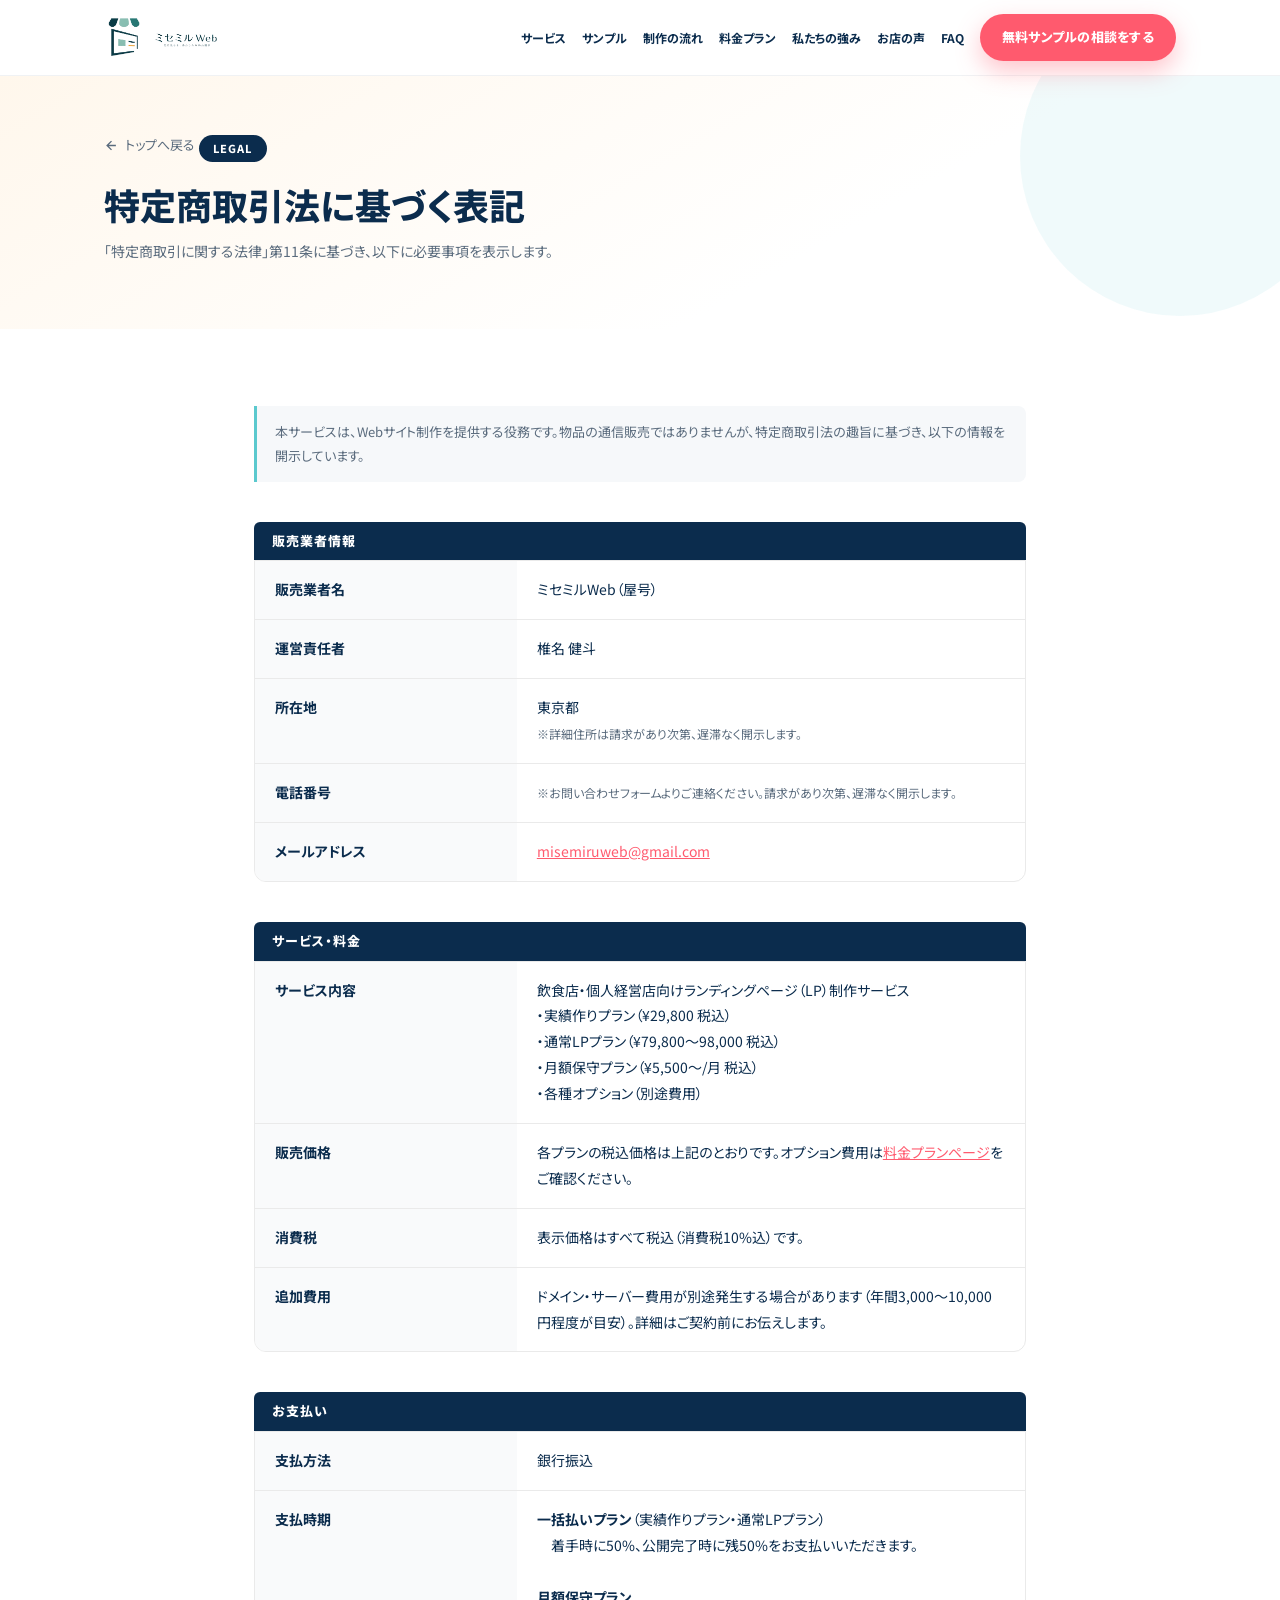
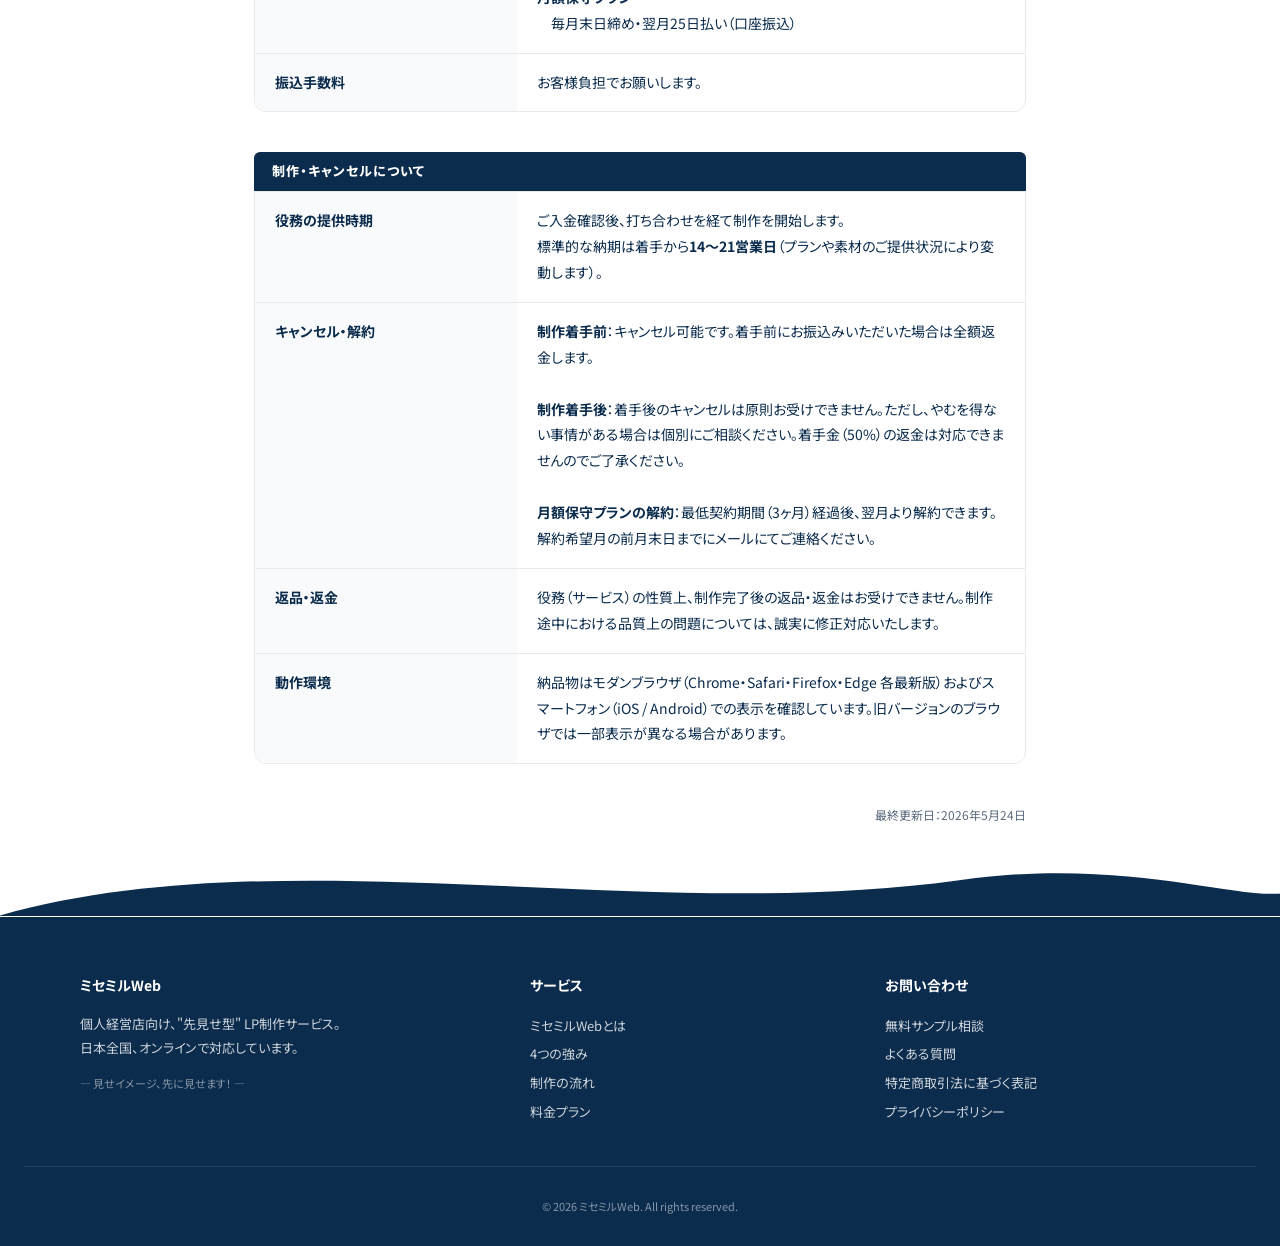
<file: tokushoho.html>
<!DOCTYPE html>
<html lang="ja">
<head>
  <meta charset="UTF-8">
  <meta name="viewport" content="width=device-width, initial-scale=1.0">
  <title>特定商取引法に基づく表記 | ミセミルWeb</title>
  <meta name="description" content="ミセミルWebの特定商取引法に基づく表記ページです。">
  <link rel="preconnect" href="https://fonts.googleapis.com">
  <link rel="preconnect" href="https://fonts.gstatic.com" crossorigin>
  <link href="https://fonts.googleapis.com/css2?family=Noto+Sans+JP:wght@400;500;700;800&family=Dancing+Script:wght@400;600;700&display=swap" rel="stylesheet">
  <link rel="stylesheet" href="./css/styles.css">
  <link rel="stylesheet" href="./css/tweaks-overrides.css">
  <style>
    /* ===== tokushoho.html 固有スタイル ===== */

    .law-hero {
      background: linear-gradient(150deg, var(--cream) 0%, #fff 65%);
      padding: 56px 0 64px;
      position: relative;
      overflow: hidden;
    }
    .law-hero::before {
      content: '';
      position: absolute;
      width: 320px; height: 320px;
      border-radius: 50%;
      background: var(--teal-soft);
      opacity: .18;
      top: -80px; right: -60px;
      pointer-events: none;
    }
    .back-link {
      display: inline-flex;
      align-items: center;
      gap: 6px;
      font-size: 13px;
      color: var(--ink-mute);
      margin-bottom: 24px;
      transition: color .2s;
      text-decoration: none;
    }
    .back-link:hover { color: var(--coral); }
    .hero-label {
      display: inline-block;
      background: var(--navy);
      color: #fff;
      font-size: 11px;
      font-weight: 800;
      letter-spacing: 0.1em;
      padding: 4px 14px;
      border-radius: 999px;
      margin-bottom: 16px;
    }
    .law-hero h1 {
      font-size: clamp(24px, 5vw, 36px);
      font-weight: 800;
      color: var(--ink);
      margin: 0 0 12px;
      line-height: 1.3;
    }
    .law-hero .hero-sub {
      font-size: 14px;
      color: var(--ink-mute);
      line-height: 1.8;
      margin: 0;
    }

    /* ===== 表記テーブル ===== */
    .law-section {
      padding: 64px 0 80px;
    }
    .law-section .wrap {
      max-width: 820px;
    }
    .law-note {
      font-size: 13px;
      color: var(--ink-mute);
      line-height: 1.85;
      background: #f6f8fa;
      border-left: 3px solid var(--teal);
      padding: 14px 18px;
      border-radius: 0 8px 8px 0;
      margin-bottom: 40px;
    }

    .law-table {
      width: 100%;
      border-collapse: collapse;
      font-size: 14px;
      line-height: 1.85;
    }
    .law-table th,
    .law-table td {
      padding: 16px 20px;
      vertical-align: top;
      border-bottom: 1px solid #eaeaea;
      text-align: left;
    }
    .law-table th {
      width: 34%;
      font-weight: 700;
      color: var(--ink);
      background: #f9fafb;
      white-space: nowrap;
    }
    .law-table td {
      color: var(--ink);
    }
    .law-table tr:last-child th,
    .law-table tr:last-child td {
      border-bottom: none;
    }
    .law-table a {
      color: var(--coral);
      text-decoration: underline;
    }
    .law-table a:hover {
      opacity: .75;
    }

    /* セクション区切り */
    .law-subtitle {
      font-size: 13px;
      font-weight: 800;
      letter-spacing: 0.08em;
      color: #fff;
      background: var(--navy);
      padding: 8px 18px;
      border-radius: 6px 6px 0 0;
      margin-bottom: 0;
    }
    .law-block {
      border: 1px solid #eaeaea;
      border-radius: 0 0 12px 12px;
      overflow: hidden;
      margin-bottom: 40px;
    }

    /* ===== 更新日 ===== */
    .law-updated {
      font-size: 12px;
      color: var(--ink-mute);
      text-align: right;
      margin-top: 40px;
    }

    /* ===== スマホ対応 ===== */
    @media (max-width: 600px) {
      .law-table th,
      .law-table td {
        display: block;
        width: 100%;
        padding: 12px 16px;
      }
      .law-table th {
        border-bottom: none;
        padding-bottom: 4px;
        white-space: normal;
        background: #f2f4f7;
      }
      .law-table td {
        padding-top: 4px;
        background: #fff;
      }
    }
  </style>
</head>
<body>

<!-- ========== ナビゲーション ========== -->
<nav class="nav">
  <div class="nav-inner">
    <a href="index.html" class="nav-logo">
      <img src="./images/logos/misemiru_web_primary_logo.png" alt="ミセミルWeb">
      <div>
        <img src="./images/logos/misemiru_web_horizontal_logo.png" alt="ミセミルWeb" style="height:24px">
      </div>
    </a>
    <div class="nav-links">
      <a href="index.html#service">サービス</a>
      <a href="index.html#samples">サンプル</a>
      <a href="index.html#flow">制作の流れ</a>
      <a href="index.html#pricing">料金プラン</a>
      <a href="index.html#strengths">私たちの強み</a>
      <a href="index.html#voice">お店の声</a>
      <a href="index.html#faq">FAQ</a>
    </div>
    <a href="contact.html" class="btn btn-primary btn-sm">無料サンプルの相談をする</a>
    <button class="nav-hamburger" aria-label="メニューを開く" aria-expanded="false">
      <span></span><span></span><span></span>
    </button>
  </div>
</nav>

<!-- ========== Mobile Menu ========== -->
<div class="mobile-menu" role="dialog" aria-label="ナビゲーションメニュー">
  <div class="mobile-menu-panel">
    <div class="mobile-menu-header">
      <a href="index.html" class="nav-logo">
        <img src="./images/logos/misemiru_web_primary_logo.png" alt="ミセミルWeb">
        <img src="./images/logos/misemiru_web_horizontal_logo.png" alt="ミセミルWeb" style="height:32px">
      </a>
      <button class="mobile-menu-close" aria-label="メニューを閉じる">✕</button>
    </div>
    <nav class="mobile-menu-nav">
      <a href="index.html#service">サービス</a>
      <a href="index.html#samples">サンプル</a>
      <a href="index.html#flow">制作の流れ</a>
      <a href="index.html#pricing">料金プラン</a>
      <a href="index.html#strengths">私たちの強み</a>
      <a href="index.html#voice">お店の声</a>
      <a href="index.html#faq">FAQ</a>
    </nav>
    <div class="mobile-menu-footer">
      <a href="contact.html" class="btn btn-primary">
        <svg class="ic" viewBox="0 0 24 24" fill="none" stroke="currentColor" stroke-width="2.2"><path d="M3 6.5l9 6 9-6M3 6.5v11a1 1 0 001 1h16a1 1 0 001-1v-11M3 6.5a1 1 0 011-1h16a1 1 0 011 1"></path></svg>
        無料サンプルの相談をする
      </a>
    </div>
  </div>
</div>

<!-- ========== ヒーロー ========== -->
<section class="law-hero">
  <div class="wrap">
    <a href="index.html" class="back-link">
      <svg viewBox="0 0 24 24" fill="none" stroke="currentColor" stroke-width="2.2" style="width:15px;height:15px"><path d="M19 12H5M12 5l-7 7 7 7"/></svg>
      トップへ戻る
    </a>
    <div class="hero-label">LEGAL</div>
    <h1>特定商取引法に基づく表記</h1>
    <p class="hero-sub">
      「特定商取引に関する法律」第11条に基づき、以下に必要事項を表示します。
    </p>
  </div>
</section>

<!-- ========== 本文 ========== -->
<section class="law-section">
  <div class="wrap">

    <p class="law-note">
      本サービスは、Webサイト制作を提供する役務です。物品の通信販売ではありませんが、特定商取引法の趣旨に基づき、以下の情報を開示しています。
    </p>

    <!-- 販売業者情報 -->
    <p class="law-subtitle">販売業者情報</p>
    <div class="law-block">
      <table class="law-table">
        <tbody>
          <tr>
            <th>販売業者名</th>
            <td>ミセミルWeb（屋号）</td>
          </tr>
          <tr>
            <th>運営責任者</th>
            <td>椎名 健斗</td>
          </tr>
          <tr>
            <th>所在地</th>
            <td>
              東京都<br>
              <span style="font-size:12px;color:var(--ink-mute)">※詳細住所は請求があり次第、遅滞なく開示します。</span>
            </td>
          </tr>
          <tr>
            <th>電話番号</th>
            <td>
              <span style="font-size:12px;color:var(--ink-mute)">※お問い合わせフォームよりご連絡ください。請求があり次第、遅滞なく開示します。</span>
            </td>
          </tr>
          <tr>
            <th>メールアドレス</th>
            <td><a href="mailto:misemiruweb@gmail.com">misemiruweb@gmail.com</a></td>
          </tr>
        </tbody>
      </table>
    </div>

    <!-- サービス・料金 -->
    <p class="law-subtitle">サービス・料金</p>
    <div class="law-block">
      <table class="law-table">
        <tbody>
          <tr>
            <th>サービス内容</th>
            <td>
              飲食店・個人経営店向けランディングページ（LP）制作サービス<br>
              ・実績作りプラン（¥29,800 税込）<br>
              ・通常LPプラン（¥79,800〜98,000 税込）<br>
              ・月額保守プラン（¥5,500〜/月 税込）<br>
              ・各種オプション（別途費用）
            </td>
          </tr>
          <tr>
            <th>販売価格</th>
            <td>
              各プランの税込価格は上記のとおりです。オプション費用は<a href="pricing.html">料金プランページ</a>をご確認ください。
            </td>
          </tr>
          <tr>
            <th>消費税</th>
            <td>表示価格はすべて税込（消費税10%込）です。</td>
          </tr>
          <tr>
            <th>追加費用</th>
            <td>
              ドメイン・サーバー費用が別途発生する場合があります（年間3,000〜10,000円程度が目安）。詳細はご契約前にお伝えします。
            </td>
          </tr>
        </tbody>
      </table>
    </div>

    <!-- お支払い -->
    <p class="law-subtitle">お支払い</p>
    <div class="law-block">
      <table class="law-table">
        <tbody>
          <tr>
            <th>支払方法</th>
            <td>銀行振込</td>
          </tr>
          <tr>
            <th>支払時期</th>
            <td>
              <strong>一括払いプラン</strong>（実績作りプラン・通常LPプラン）<br>
              　着手時に50%、公開完了時に残50%をお支払いいただきます。<br>
              <br>
              <strong>月額保守プラン</strong><br>
              　毎月末日締め・翌月25日払い（口座振込）
            </td>
          </tr>
          <tr>
            <th>振込手数料</th>
            <td>お客様負担でお願いします。</td>
          </tr>
        </tbody>
      </table>
    </div>

    <!-- 役務の提供時期・キャンセル -->
    <p class="law-subtitle">制作・キャンセルについて</p>
    <div class="law-block">
      <table class="law-table">
        <tbody>
          <tr>
            <th>役務の提供時期</th>
            <td>
              ご入金確認後、打ち合わせを経て制作を開始します。<br>
              標準的な納期は着手から<strong>14〜21営業日</strong>（プランや素材のご提供状況により変動します）。
            </td>
          </tr>
          <tr>
            <th>キャンセル・解約</th>
            <td>
              <strong>制作着手前</strong>：キャンセル可能です。着手前にお振込みいただいた場合は全額返金します。<br>
              <br>
              <strong>制作着手後</strong>：着手後のキャンセルは原則お受けできません。ただし、やむを得ない事情がある場合は個別にご相談ください。着手金（50%）の返金は対応できませんのでご了承ください。<br>
              <br>
              <strong>月額保守プランの解約</strong>：最低契約期間（3ヶ月）経過後、翌月より解約できます。解約希望月の前月末日までにメールにてご連絡ください。
            </td>
          </tr>
          <tr>
            <th>返品・返金</th>
            <td>
              役務（サービス）の性質上、制作完了後の返品・返金はお受けできません。制作途中における品質上の問題については、誠実に修正対応いたします。
            </td>
          </tr>
          <tr>
            <th>動作環境</th>
            <td>
              納品物はモダンブラウザ（Chrome・Safari・Firefox・Edge 各最新版）およびスマートフォン（iOS / Android）での表示を確認しています。旧バージョンのブラウザでは一部表示が異なる場合があります。
            </td>
          </tr>
        </tbody>
      </table>
    </div>

    <p class="law-updated">最終更新日：2026年5月24日</p>

  </div>
</section>

<!-- ========== Footer ========== -->
<footer>
  <div class="foot-inner">
    <div>
      <h5>ミセミルWeb</h5>
      <p style="margin:0 0 14px;line-height:1.85">個人経営店向け、"先見せ型" LP制作サービス。<br>日本全国、オンラインで対応しています。</p>
      <p style="margin:0;font-size:11px;color:rgba(255,255,255,0.5)">— 見せイメージ、先に見せます！ —</p>
    </div>
    <div>
      <h5>サービス</h5>
      <ul>
        <li><a href="index.html#service">ミセミルWebとは</a></li>
        <li><a href="index.html#strengths">4つの強み</a></li>
        <li><a href="index.html#flow">制作の流れ</a></li>
        <li><a href="index.html#pricing">料金プラン</a></li>
      </ul>
    </div>
    <div>
      <h5>お問い合わせ</h5>
      <ul>
        <li><a href="contact.html">無料サンプル相談</a></li>
        <li><a href="index.html#faq">よくある質問</a></li>
        <li><a href="tokushoho.html">特定商取引法に基づく表記</a></li>
        <li><a href="privacy.html">プライバシーポリシー</a></li>
      </ul>
    </div>
  </div>
  <div class="copy">© 2026 ミセミルWeb. All rights reserved.</div>
</footer>

<script src="./js/app.js"></script>
</body>
</html>
</file>
<file: css/styles.css>
/* ========== Base ========== */
:root {
  --navy: #0b2c4d;
  --navy-soft: #1b3a5f;
  --coral: #ff5a6e;
  --coral-soft: #ff8a98;
  --yellow: #ffd93b;
  --yellow-soft: #ffe97a;
  --teal: #5bc9ce;
  --teal-soft: #a9e3e6;
  --cream: #fff7ec;
  --cream-deep: #fdebd0;
  --pink: #fbd0d6;
  --bg: #ffffff;
  --ink: #0b2c4d;
  --ink-mute: #5a6b7d;
  --max: 1120px;
  --rad-sm: 10px;
  --rad-md: 18px;
  --rad-lg: 28px;
  --rad-pill: 999px;
  --shadow-sm: 0 6px 20px rgba(11, 44, 77, 0.08);
  --shadow-md: 0 14px 40px rgba(11, 44, 77, 0.12);
}

* { box-sizing: border-box; }
html, body { margin: 0; padding: 0; }
body {
  font-family: 'Noto Sans JP', 'Hiragino Kaku Gothic ProN', 'Yu Gothic', sans-serif;
  color: var(--ink);
  background: #fff;
  line-height: 1.75;
  font-feature-settings: 'palt';
  -webkit-font-smoothing: antialiased;
	overflow-x: hidden;
	width: 100%;
}
a { color: inherit; text-decoration: none; }
img { display: block; max-width: 100%; }
button { font-family: inherit; cursor: pointer; border: 0; background: none; }

.wrap { max-width: var(--max); margin: 0 auto; padding: 0 24px; position: relative; }

.script { font-family: 'Dancing Script', cursive; font-weight: 700; }

/* ========== Nav ========== */
.nav {
  position: sticky; top: 0; z-index: 50;
  background: rgba(255,255,255,0.85);
  backdrop-filter: blur(14px);
  -webkit-backdrop-filter: blur(14px);
  border-bottom: 1px solid rgba(11,44,77,0.06);
}
.nav-inner {
  display: flex; align-items: center; gap: 16px;
  padding: 14px 24px;
  max-width: var(--max);
  margin: 0 auto;
  flex-wrap: nowrap;
}
.nav-logo { display: flex; align-items: center; gap: 10px; flex-shrink: 0; }
.nav-logo img { height: 44px; width: auto; }
.nav-tag { font-size: 11px; color: var(--ink-mute); margin-top: 2px; letter-spacing: 0.04em; }
.nav-links { display: flex; gap: 16px; margin-left: auto; flex-shrink: 0; }
.nav-links a {
  font-weight: 700; font-size: 12px; position: relative;
  transition: color .2s ease; white-space: nowrap;
}
.nav-links a:hover { color: var(--coral); }
.nav-links a::after {
  content: ''; position: absolute; left: 50%; bottom: -6px; transform: translateX(-50%);
  width: 0; height: 2px; background: var(--coral); border-radius: 2px;
  transition: width .2s ease;
}
.nav-links a:hover::after { width: 100%; }
/* ========== Hamburger Button ========== */
.nav-hamburger {
  display: none;
  flex-direction: column;
  justify-content: center;
  gap: 5px;
  width: 40px;
  height: 40px;
  padding: 8px;
  margin-left: auto;
  border-radius: 8px;
  background: none;
  border: none;
  cursor: pointer;
  transition: background .2s;
  flex-shrink: 0;
}
.nav-hamburger:hover { background: rgba(11,44,77,0.06); }
.nav-hamburger span {
  display: block;
  width: 100%;
  height: 2px;
  background: var(--ink);
  border-radius: 2px;
  transition: transform .3s ease, opacity .3s ease;
  transform-origin: center;
}
.nav-hamburger.open span:nth-child(1) { transform: translateY(7px) rotate(45deg); }
.nav-hamburger.open span:nth-child(2) { opacity: 0; transform: scaleX(0); }
.nav-hamburger.open span:nth-child(3) { transform: translateY(-7px) rotate(-45deg); }

/* ========== Mobile Menu Overlay ========== */
.mobile-menu {
  display: none;
  position: fixed;
  inset: 0;
  z-index: 200;
  background: rgba(11,44,77,0.45);
  backdrop-filter: blur(4px);
  -webkit-backdrop-filter: blur(4px);
  opacity: 0;
  transition: opacity .25s ease;
  pointer-events: none;
}
.mobile-menu.open {
  opacity: 1;
  pointer-events: auto;
}
.mobile-menu-panel {
  position: absolute;
  top: 0; right: 0;
  width: min(320px, 85vw);
  height: 100vh;
  max-height: 100vh;
  background: #fff;
  box-shadow: -8px 0 40px rgba(11,44,77,0.15);
  transform: translateX(100%);
  transition: transform .3s cubic-bezier(.4,0,.2,1);
  display: flex;
  flex-direction: column;
  overflow-y: auto;
}
.mobile-menu.open .mobile-menu-panel {
  transform: translateX(0);
}
.mobile-menu-header {
  display: flex;
  align-items: center;
  justify-content: space-between;
  padding: 16px 20px;
  border-bottom: 1px solid rgba(11,44,77,0.07);
}
.mobile-menu-header .nav-logo { gap: 8px; }
.mobile-menu-header .nav-logo img { height: 32px; }
.mobile-menu-close {
  width: 36px; height: 36px;
  display: flex; align-items: center; justify-content: center;
  border-radius: 8px;
  font-size: 20px;
  color: var(--ink-mute);
  background: none;
  border: none;
  cursor: pointer;
  transition: background .2s, color .2s;
}
.mobile-menu-close:hover { background: rgba(11,44,77,0.06); color: var(--ink); }
.mobile-menu-nav {
  display: flex;
  flex-direction: column;
  padding: 12px 0;
  flex: 1;
}
.mobile-menu-nav a {
  display: flex;
  align-items: center;
  padding: 12px 24px;
  font-size: 15px;
  font-weight: 700;
  color: var(--ink);
  border-bottom: 1px solid rgba(11,44,77,0.05);
  transition: background .15s, color .15s;
  gap: 10px;
}
.mobile-menu-nav a:hover { background: var(--cream); color: var(--coral); }
.mobile-menu-nav a::before {
  content: '';
  display: block;
  width: 4px; height: 4px;
  border-radius: 50%;
  background: var(--coral);
  flex-shrink: 0;
}
.mobile-menu-footer {
  padding: 20px 24px;
  border-top: 1px solid rgba(11,44,77,0.07);
}
.mobile-menu-footer .btn {
  width: 100%;
  justify-content: center;
  font-size: 14px;
  padding: 14px 20px;
}

@media screen and (max-width: 768px) {
  .nav-links {
    display: none;
  }
  .nav-hamburger {
    display: flex;
  }
  .mobile-menu {
    display: block;
  }
  .nav .btn-sm {
    display: none;
  }
  .nav-logo img:first-child {
    height: 32px;
  }
  .nav-tag {
    display: none;
  }
}

/* ========== Buttons ========== */
.btn {
  display: inline-flex; align-items: center; justify-content: center;
  gap: 10px; padding: 16px 30px; border-radius: var(--rad-pill);
  font-weight: 800; font-size: 15px; letter-spacing: 0.02em;
  transition: transform .25s ease, box-shadow .25s ease, background .25s ease;
  white-space: nowrap;
}
.btn-primary {
  background: var(--coral); color: #fff;
  box-shadow: 0 10px 24px rgba(255, 90, 110, 0.35);
}
.btn-primary:hover { transform: translateY(-2px); box-shadow: 0 14px 32px rgba(255, 90, 110, 0.45); }
.btn-primary .ic { width: 18px; height: 18px; }
.btn-ghost {
  background: #fff; color: var(--ink);
  border: 1.5px solid var(--ink);
}
.btn-ghost:hover { background: var(--ink); color: #fff; transform: translateY(-2px); }
.btn-sm { padding: 12px 22px; font-size: 13px; }

/* ========== Hero ========== */
.hero {
  position: relative;
  padding: 40px 0 52px;
  overflow: hidden;
}
.hero-grid {
  display: grid; grid-template-columns: 0.85fr 1.25fr; gap: 40px;
  align-items: center;
}
.hero-eyebrow {
  display: inline-flex; align-items: center; gap: 10px;
  font-weight: 700; font-size: 14px; color: var(--ink);
  background: var(--yellow-soft); padding: 6px 16px;
  border-radius: var(--rad-pill); margin-bottom: 22px;
}
.hero-eyebrow .pen-tick { font-size: 18px; color: var(--coral); line-height: 1; }
.hero h1 {
  font-size: 56px; line-height: 1.25; margin: 0 0 28px;
  font-weight: 900; letter-spacing: -0.01em;
}
.hero h1 .quote-emph {
  color: var(--coral);
  position: relative;
  padding: 0 2px;
  white-space: nowrap;
}
.hero h1 .quote-emph::before {
  content: ''; position: absolute; left: 0; right: 0; bottom: -8px;
  height: 8px; background: var(--yellow); z-index: -1;
  border-radius: 8px; opacity: .8;
}
.hero p.lead { font-size: 16px; line-height: 2; color: var(--ink); margin: 0 0 20px; max-width: 460px; }
.hero p.lead .mark {
  background: linear-gradient(transparent 62%, var(--yellow) 62%, var(--yellow) 92%, transparent 92%);
  padding: 0 2px;
  font-weight: 700;
}
.hero-icons {
  display: grid; grid-template-columns: repeat(4, 1fr); gap: 16px;
  margin: 0 0 32px; max-width: 460px;
}
.hero-icon { text-align: center; }
.hero-icon .ring {
  width: 72px; height: 72px; margin: 0 auto 8px;
  border-radius: 50%;
  display: grid; place-items: center;
  overflow: hidden;
  transition: transform .35s cubic-bezier(.2,.7,.2,1);
}
.hero-icon .ring img { width: 100%; height: 100%; object-fit: cover; }
.hero-icon:hover .ring { transform: translateY(-4px) rotate(-4deg) scale(1.06); }
.hero-icon span { font-size: 12px; font-weight: 700; color: var(--ink); }
.hero-icon:nth-child(1) .ring,
.hero-icon:nth-child(2) .ring,
.hero-icon:nth-child(3) .ring,
.hero-icon:nth-child(4) .ring { background: transparent; }

.hero-cta { display: flex; gap: 14px; flex-wrap: wrap; }

/* Hero visual */
.hero-visual {
  position: relative;
  width: 100%;
  margin: 0 auto;
  aspect-ratio: 5 / 3.6;
  background: transparent;
  overflow: visible;
  clip-path: url(#heroBlobClip);
  transition: transform .5s cubic-bezier(.2,.7,.2,1), box-shadow .5s ease;
  transform-origin: center center;
}
.hero-bg-photo {
  position: absolute;
  inset: 0;
  width: 100%;
  height: 100%;
  object-fit: cover;
  object-position: center;
  z-index: 0;
}
/* デバイスラッパー：通常フロー＋負のmarginでblobに重ねる */
.mockup-wrapper {
  position: relative;
  width: 100%;
  max-width: 400px;
  margin: 0 auto;
  margin-top: -47%;
  transform: translateX(-40px);
  z-index: 10;
}

/* PC画像（ベース） */
.mockup-laptop-img {
  width: 100%;
  height: auto;
	display: block;
	transition: transform .5s cubic-bezier(.2,.7,.2,1);
	filter: drop-shadow(0 20px 40px rgba(0,0,0,0.38));
}
.mockup-phone-img {
  position: absolute;
  width: 53%;
  right: -23%;
  bottom: 20%;
  z-index: 2;
  filter: drop-shadow(0 20px 40px rgba(0,0,0,0.38));
	border-radius: 12px;
	transition: transform .5s cubic-bezier(.2,.7,.2,1);
}
.new-extra-img {
  position: absolute;
  width: 33%;
  left: 85%;
  top: -25%;
  z-index: 3;
  transition: transform .5s cubic-bezier(.2,.7,.2,1);
}

.mockup-wrapper:hover .mockup-laptop-img { transform: translateY(-4px) rotate(-0.4deg); }
.mockup-wrapper:hover .mockup-phone-img  { transform: translateY(-4px) rotate(0.8deg); }
.mockup-wrapper:hover .new-extra-img { transform: translateY(-4px) rotate(-1deg); 
}
/* レストラン写真：ホバーで浮き上がる */
.hero-visual {
  transition: transform .5s cubic-bezier(.2,.7,.2,1);
}
.hero-visual:hover {
  transform: translateY(-10px) scale(1.02);
  animation: none;
}
@keyframes heroWobble {
  0%, 100% { transform: translate(0, 0) rotate(0deg) scale(1); }
  20%      { transform: translate(-4px, -3px) rotate(-0.8deg) scale(1.015); }
  45%      { transform: translate(5px, 2px) rotate(0.7deg) scale(1.02); }
  70%      { transform: translate(-3px, 4px) rotate(-0.5deg) scale(1.012); }
}
.hero-visual:hover .mockup-laptop {
  transform: translateY(-2px) rotate(-0.4deg);
}
.hero-visual:hover .mockup-phone {
  transform: translateY(-2px) rotate(0.8deg);
}
.hero-visual .mockup-laptop,
.hero-visual .mockup-phone {
  transition: transform .5s cubic-bezier(.2,.7,.2,1);
}
.hero-visual .bg-ph {
  position: absolute; inset: 0;
  background:
    radial-gradient(ellipse at 28% 32%, rgba(255, 255, 255, 0.32), transparent 45%),
    radial-gradient(ellipse at 78% 65%, rgba(255, 60, 80, 0.18), transparent 50%),
    repeating-linear-gradient(45deg, rgba(255,255,255,0.04) 0 8px, rgba(0,0,0,0.02) 8px 16px);
}
.hero-visual .ph-label {
  position: absolute; left: 16px; bottom: 14px;
  font-family: 'JetBrains Mono', monospace; font-size: 11px;
  color: rgba(255,255,255,0.7); letter-spacing: 0.04em;
}
.hero-visual .mockup-laptop, .hero-visual .mockup-phone {
  position: absolute; bottom: 0;
  background: #fff; border-radius: 8px;
  box-shadow: 0 20px 40px rgba(0,0,0,0.4);
  overflow: hidden;
}
.hero-visual .mockup-laptop {
  left: 8%; bottom: 8%; width: 65%; aspect-ratio: 16/10;
  border: 6px solid #1a1a1a;
}
.hero-visual .mockup-phone {
  right: 8%; bottom: 4%; width: 22%; aspect-ratio: 9/19;
  border: 4px solid #1a1a1a; border-radius: 18px;
}
.mock-content {
  position: relative; height: 100%;
  background:
    linear-gradient(180deg, #fff 0%, #fff 35%, #f5f1e8 35%, #f5f1e8 100%);
  padding: 14px;
  font-size: 9px;
  color: var(--ink);
}
.mock-content .mk-title { font-weight: 900; font-size: 11px; line-height: 1.3; }
.mock-content .mk-sub { color: var(--ink-mute); font-size: 7px; margin-top: 4px; line-height: 1.4; }
.mock-content .mk-pill {
  display: inline-flex; gap: 4px; align-items: center;
  background: #2a5b3c; color: #fff; padding: 3px 8px;
  border-radius: 999px; font-size: 6px; font-weight: 700;
  margin-top: 6px;
}
.mock-content .mk-photo {
  position: absolute; right: 14px; top: 14px; bottom: 14px; width: 50%;
  background: linear-gradient(135deg, #c98b5a, #6b4423);
  border-radius: 4px;
}
.hero-right { position: relative; }

.mockup-caption {
  position: absolute;
  bottom: -30px;
  left: 62%;
  transform: translateX(-50%);
  font-family: 'Dancing Script', cursive;
  color: var(--teal);
  font-size: 22px;
  white-space: nowrap;
  z-index: 20;
}

/* Pastel circle backdrops */
.pcircle {
  position: absolute;
  pointer-events: none;
  user-select: none;
  z-index: 0;
  transition: transform .6s cubic-bezier(.2,.7,.2,1);
}
.hero-right .hero-visual { position: relative; z-index: 2; }
.hero-right .hero-badge-img { position: absolute; z-index: 3; }

/* Hero pastel circles — composition matches reference layout */
/* Large pink top-left, behind photo */
.pc-hero-1 { width: 280px; top: -70px;  left: -110px; opacity: .9; }
/* Large yellow top-right, behind photo */
.pc-hero-2 { width: 230px; top: -50px;  right: -90px; opacity: .85; }
/* Small mint, top-right edge */
.pc-hero-3 { width: 70px;  top: 30px;   right: -30px; opacity: .9; }
/* Small aqua, middle-left edge */
.pc-hero-4 { width: 90px;  top: 55%;    left: -50px;  opacity: .85; }
/* Small lavender, bottom-left */
.pc-hero-5 { width: 60px;  bottom: 20px; left: 20px;  opacity: .85; }
/* Large sky-blue behind badge, bottom-right */
.pc-hero-6 { width: 220px; bottom: -90px; right: -110px; opacity: .8; }
/* Small rose, bottom of sky cluster */
.pc-hero-7 { width: 80px;  bottom: -40px; right: 60px;  opacity: .9; }

/* Sample badge — top-right of the hero photo */
.hero-badge-img {
  position: absolute;
  top: -30px;
  right: -30px;
  bottom: auto;
  left: auto;
  width: 180px;
  z-index: 5;
  transform: rotate(-6deg);
  filter: drop-shadow(0 14px 28px rgba(11,44,77,0.18));
  transition: transform .35s cubic-bezier(.2,.7,.2,1);
  pointer-events: auto;
}
.hero-badge-img:hover { transform: rotate(2deg) scale(1.08); }

.hero:hover .pc-hero-1 { transform: translate(-6px, -4px); }
.hero:hover .pc-hero-2 { transform: translate(6px, 4px); }
.hero:hover .pc-hero-3 { transform: translate(8px, -3px); }

/* Per-section pastel circles — placed in whitespace, vary size */
.empathy, .strengths, .about, .fit, .flow, .pricing, .faq, .final { position: relative; }
.empathy .pcircle, .strengths .pcircle, .about .pcircle, .fit .pcircle,
.flow .pcircle, .pricing .pcircle, .faq .pcircle, .final .pcircle {
  z-index: 0;
  opacity: .55;
  mix-blend-mode: multiply;
}
/* Empathy */
.pc-emp-1 { width: 180px; top: 60px;   left: -60px; }
.pc-emp-2 { width: 120px; bottom: 80px; right: -40px; }
.pc-emp-3 { width: 72px;  top: 40%;    right: 6%; opacity: .5; }
/* Strengths */
.pc-str-1 { width: 240px; top: -40px;  right: -80px; }
.pc-str-2 { width: 96px;  bottom: 60px; left: 6%; }
.pc-str-3 { width: 56px;  top: 50%;    left: -22px; }
/* About */
.pc-abt-1 { width: 220px; top: 20%;    right: -80px; }
.pc-abt-2 { width: 130px; bottom: 80px; left: -50px; }
.pc-abt-3 { width: 70px;  top: 70px;   left: 14%; opacity: .5; }
/* Fit */
.pc-fit-1 { width: 200px; top: -40px;  left: -70px; }
.pc-fit-2 { width: 120px; bottom: 80px; right: -40px; }
/* Flow */
.pc-flw-1 { width: 240px; top: 30%;    right: -100px; }
.pc-flw-2 { width: 90px;  top: 60px;   left: 10%; }
.pc-flw-3 { width: 60px;  bottom: 80px; left: 40%; opacity: .5; }
/* Pricing */
.pc-prc-1 { width: 260px; bottom: 60px; right: -100px; }
.pc-prc-2 { width: 130px; top: 80px;   left: -60px; }
.pc-prc-3 { width: 70px;  top: 40%;    right: 10%; opacity: .5; }
/* FAQ */
.pc-faq-1 { width: 200px; top: 0;      right: -80px; }
.pc-faq-2 { width: 100px; bottom: 80px; left: 4%; }
/* CTA */
.pc-cta-1 { width: 220px; top: 60px;   right: -80px; }
.pc-cta-2 { width: 140px; bottom: 80px; left: -50px; }
.pc-cta-3 { width: 70px;  top: 30%;    left: 14%; opacity: .5; }

/* Subtle hover drift for each section's circles */
section:hover .pcircle { transition: transform .8s cubic-bezier(.2,.7,.2,1); }

.hero-cta-row { display: flex; gap: 14px; flex-wrap: wrap; align-items: center; }

.smartphone-note {
  position: absolute; right: 0; bottom: -10px;
  font-family: 'Dancing Script', cursive; color: var(--teal);
  font-size: 22px; font-weight: 600;
}

/* Decorations */
.deco { position: absolute; pointer-events: none; user-select: none; transition: transform .6s cubic-bezier(.2,.7,.2,1); }
.deco img { width: 100%; height: 100%; object-fit: contain; }
.deco-hover { pointer-events: auto; cursor: default; }
.deco-hover:hover { transform: translate(var(--hx, 6px), var(--hy, -6px)) rotate(var(--hr, 4deg)) scale(1.06); }
@keyframes float {
  0%,100% { transform: translateY(0) rotate(0deg); }
  50% { transform: translateY(-10px) rotate(2deg); }
}
@keyframes drift {
  0%,100% { transform: translate(0,0) rotate(0deg); }
  50% { transform: translate(8px,-12px) rotate(-3deg); }
}
.float { animation: float 6s ease-in-out infinite; }
.drift { animation: drift 9s ease-in-out infinite; }

/* ========== Section common ========== */
section { position: relative; }
.section-pad { padding: 110px 0; }
.section-tight { padding: 80px 0; }
.section-en {
  font-family: 'Dancing Script', cursive;
  font-size: 56px; font-weight: 700;
  color: var(--coral); text-align: center;
  margin: 0 0 2px; line-height: 1.1; display: block;
}
.section-title {
  font-size: 38px; font-weight: 900; text-align: center;
  margin: 0 0 12px; letter-spacing: 0.01em;
}
.section-en + .section-title {
  font-size: 15px; font-weight: 600;
  color: var(--ink-mute); margin: 0 0 40px;
}
.section-en + .section-title em {
  color: var(--ink-mute);
}
.section-en + .section-title em::after {
  display: none;
}
.section-title em {
  font-style: normal; color: var(--coral); position: relative;
}
.section-title em::after {
  content: ''; position: absolute; left: 0; right: 0; bottom: -4px;
  height: 3px; background: var(--coral); border-radius: 3px;
}
.section-sub {
  text-align: center; color: var(--ink-mute); font-size: 15px;
  margin: 0 0 56px;
}

/* ========== Curved section dividers ========== */
/* Apply curves to cream-bg sections (empathy, about, final) so they
   sweep into the white sections above/below with a soft wave. */
.empathy, .about, .final {
  position: relative;
}
.empathy::before, .empathy::after,
.about::before, .about::after,
.final::before,
.flow::before, .flow::after {
  content: '';
  position: absolute;
  left: -2px; right: -2px;
  height: 72px;
  pointer-events: none;
  background-repeat: no-repeat;
  background-position: center;
  background-size: 100% 100%;
  z-index: 2;
}
/* Top curve: white waves dipping down into the cream section */
.empathy::before, .about::before, .final::before, .flow::before {
  top: -1px;
  background-image: url("data:image/svg+xml;utf8,<svg xmlns='http://www.w3.org/2000/svg' viewBox='0 0 1440 80' preserveAspectRatio='none'><path d='M0,0 C320,90 720,-20 1080,40 C1260,70 1380,40 1440,30 L1440,0 Z' fill='%23ffffff'/></svg>");
}
/* Bottom curve: white waves rising up out of the cream section */
.empathy::after, .about::after, .flow::after {
  bottom: -1px;
  background-image: url("data:image/svg+xml;utf8,<svg xmlns='http://www.w3.org/2000/svg' viewBox='0 0 1440 80' preserveAspectRatio='none'><path d='M0,80 C260,-10 720,90 1080,40 C1260,15 1380,55 1440,50 L1440,80 Z' fill='%23ffffff'/></svg>");
}
/* Give the cream sections a touch more vertical room for the curves */
.empathy { padding-top: 140px; padding-bottom: 140px; }
.about   { padding-top: 150px; padding-bottom: 150px; }
.final   { padding-top: 150px; }

/* Footer curve: navy wave rising out of the cream "final" section */
footer { position: relative; }
footer::before {
  content: '';
  position: absolute;
  left: -2px; right: -2px;
  top: -1px;
  height: 72px;
  transform: translateY(-100%);
  background-repeat: no-repeat;
  background-size: 100% 100%;
  background-image: url("data:image/svg+xml;utf8,<svg xmlns='http://www.w3.org/2000/svg' viewBox='0 0 1440 80' preserveAspectRatio='none'><path d='M0,80 C320,-10 720,90 1080,40 C1260,15 1380,60 1440,55 L1440,80 Z' fill='%230b2c4d'/></svg>");
  pointer-events: none;
  z-index: 2;
}

/* ========== Empathy ========== */
.empathy {
  background: var(--cream);
  padding: 100px 0;
}
.empathy-card {
  max-width: 820px; margin: 0 auto;
  background: #fff;
  padding: 48px 56px;
  border-radius: var(--rad-lg);
  box-shadow: var(--shadow-sm);
  text-align: center;
  position: relative;
}
.empathy h2 {
  font-size: 30px; line-height: 1.6; margin: 0 0 26px;
  font-weight: 900;
}
.empathy h2 .underline {
  background: linear-gradient(transparent 60%, var(--yellow) 60%);
}
.empathy p { font-size: 15px; color: var(--ink); margin: 0 0 14px; }
.empathy .tags {
  display: flex; flex-wrap: wrap; gap: 10px; justify-content: center;
  margin-top: 24px;
}
.empathy .tag {
  background: #f4f1ea; padding: 8px 16px; border-radius: var(--rad-pill);
  font-size: 13px; font-weight: 600; color: var(--navy);
}

/* ========== Strengths (4 features) ========== */
.strengths { padding: 110px 0 100px; background: #fff; }
.strengths-grid {
  display: grid; grid-template-columns: repeat(4, 1fr); gap: 28px;
  margin-top: 56px;
}
.strength-card {
  text-align: center; padding: 12px;
  transition: transform .3s ease;
}
.strength-card:hover { transform: translateY(-6px); }
.strength-card .icon-wrap {
  width: 130px; height: 130px;
  margin: 0 auto 18px;
  display: grid; place-items: center;
  position: relative;
  transition: transform .3s ease;
}
.strength-card:hover .icon-wrap { transform: rotate(-3deg) scale(1.04); }
.strength-card .icon-wrap img { width: 100%; height: 100%; object-fit: contain; }
.strength-card h3 {
  font-size: 19px; font-weight: 900; margin: 0 0 14px;
  line-height: 1.5;
}
.strength-card p {
  font-size: 13.5px; color: var(--ink); margin: 0;
  line-height: 1.85;
}

/* ========== Flow steps ========== */
.flow { padding: 140px 0; background: var(--cream); position: relative; }
.flow-track {
  position: relative; margin-top: 60px;
}
.flow-line {
  position: absolute; top: 28px; left: 5%; right: 5%; height: 2px;
  background: repeating-linear-gradient(90deg, var(--ink) 0 6px, transparent 6px 14px);
  opacity: .3;
}
.flow-steps {
  display: grid; grid-template-columns: repeat(7, 1fr); gap: 14px;
  position: relative;
}
.flow-step { text-align: center; }
.flow-step .num {
  width: 56px; height: 56px; margin: 0 auto 14px;
  border-radius: 50%;
  display: grid; place-items: center;
  font-family: 'Dancing Script', cursive; font-weight: 700;
  font-size: 28px; color: #fff;
  background: var(--navy);
  position: relative; z-index: 2;
  transition: transform .3s ease;
}
.flow-step:hover .num { transform: translateY(-4px) scale(1.06); }
.flow-step:nth-child(1) .num { background: var(--yellow); color: var(--navy); }
.flow-step:nth-child(2) .num { background: var(--teal); color: #fff; }
.flow-step:nth-child(3) .num { background: var(--coral); color: #fff; }
.flow-step:nth-child(4) .num { background: #cfd8ff; color: var(--navy); }
.flow-step:nth-child(5) .num { background: var(--yellow); color: var(--navy); }
.flow-step:nth-child(6) .num { background: var(--teal); color: #fff; }
.flow-step:nth-child(7) .num { background: var(--coral); color: #fff; }
.flow-step .stp-icon {
  width: 80px; height: 80px; margin: 0 auto 12px;
  transition: transform .35s ease;
}
.flow-step:hover .stp-icon { transform: translateY(-3px) rotate(-3deg); }
.flow-step .stp-icon img { width: 100%; height: 100%; object-fit: contain; }
.flow-step h4 { font-size: 14px; font-weight: 900; margin: 0 0 6px; line-height: 1.45; }
.flow-step p { font-size: 11.5px; color: var(--ink-mute); margin: 0; line-height: 1.75; }

/* ========== Voice / お店の声 ========== */
.voice {
  padding: 110px 0;
  background: #fff;
  position: relative;
}
.voice-head {
  display: grid;
  grid-template-columns: auto 1fr;
  align-items: end;
  gap: 60px;
  margin-bottom: 60px;
}
.voice-head__title { line-height: 1; }
.voice-head__big {
  font-family: 'Dancing Script', cursive;
  font-size: 84px;
  font-weight: 700;
  color: var(--teal);
  display: block;
  line-height: 0.9;
}
.voice-head__small {
  display: block;
  margin-top: 8px;
  font-size: 14px;
  font-weight: 700;
  color: var(--ink);
  letter-spacing: 0.04em;
}
.voice-head__sub {
  font-size: 14px;
  color: var(--ink-mute);
  line-height: 2;
  margin: 0;
  text-align: right;
  align-self: end;
  padding-bottom: 8px;
}

.voice-row {
  display: flex;
  gap: 22px;
  margin-bottom: 22px;
  width: max-content;
  padding: 6px 0;
}
.voice-row--reverse {
}
.voice-row .voice-card {
  flex: 0 0 320px;
}
.voice-rows {
  position: relative;
  overflow: hidden;
  margin: 0 -24px;
  -webkit-mask-image: linear-gradient(90deg, transparent, #000 6%, #000 94%, transparent);
          mask-image: linear-gradient(90deg, transparent, #000 6%, #000 94%, transparent);
}
/* voiceScrollLeft / voiceScrollRight は JS で動的生成（app.js 参照） */
.voice-card {
  --accent: #5bc9ce;
  background: #fff;
  border-radius: 14px;
  padding: 22px 22px 24px;
  position: relative;
  box-shadow: 0 8px 24px rgba(11,44,77,0.06);
  border: 1px solid rgba(11,44,77,0.04);
  transition: transform .3s cubic-bezier(.2,.7,.2,1), box-shadow .3s ease;
  overflow: hidden;
}
.voice-card::before {
  content: '';
  position: absolute; top: 0; left: 0; right: 0; height: 4px;
  background: var(--accent);
}
.voice-card:hover {
  transform: translateY(-5px);
  box-shadow: 0 18px 38px rgba(11,44,77,0.12);
}
.voice-card__top {
  display: flex;
  align-items: center;
  justify-content: space-between;
  margin-bottom: 14px;
}
.voice-card__stars {
  color: var(--yellow);
  font-size: 15px;
  letter-spacing: 4px;
  text-shadow: 0 1px 0 rgba(0,0,0,0.04);
}
.voice-card__tag {
  font-family: 'Dancing Script', cursive;
  font-size: 17px;
  font-weight: 700;
  padding: 2px 12px;
  border-radius: 999px;
  line-height: 1.3;
}
.voice-card__tag--purple { background: #efe9ff; color: #7c5ae8; }
.voice-card__tag--yellow { background: #fff4cf; color: #b97f10; }
.voice-card__tag--coral  { background: #ffe2e7; color: #e63950; }
.voice-card__tag--teal   { background: #d4f1f0; color: #2a9d8f; }

.voice-card__text {
  font-size: 13px;
  line-height: 1.95;
  color: var(--ink);
  margin: 0 0 18px;
  min-height: 7em;
}
.voice-card__person {
  display: flex;
  align-items: center;
  gap: 12px;
  padding-top: 14px;
  border-top: 1px solid rgba(11,44,77,0.08);
}
.voice-card__avatar {
  flex: 0 0 38px;
  width: 38px; height: 38px;
  border-radius: 50%;
  display: grid; place-items: center;
  color: #fff;
  font-weight: 800;
  font-size: 15px;
  font-family: 'JetBrains Mono', monospace;
}
.voice-card__person strong {
  display: block;
  font-size: 13px;
  font-weight: 800;
  color: var(--ink);
}
.voice-card__person em {
  display: block;
  font-style: normal;
  font-size: 10.5px;
  color: var(--ink-mute);
  margin-top: 2px;
  letter-spacing: 0.01em;
}

.voice-dots {
  display: flex;
  justify-content: center;
  gap: 8px;
  margin-top: 36px;
}
.voice-dots span {
  width: 6px; height: 6px; border-radius: 50%;
  background: rgba(11,44,77,0.18);
  transition: background .2s ease, transform .2s ease;
}
.voice-dots span.active {
  background: var(--coral);
  transform: scale(1.4);
}

.voice .pcircle { z-index: 0; opacity: .5; mix-blend-mode: multiply; }
.pc-voi-1 { width: 200px; top: -40px; left: -70px; }
.pc-voi-2 { width: 240px; bottom: -60px; right: -90px; }
.pc-voi-3 { width: 90px;  top: 40%;   right: 6%; opacity: .4; }

@media (max-width: 900px) {
  .voice-head { grid-template-columns: 1fr; gap: 16px; }
  .voice-head__sub { text-align: left; }
  .voice-row { grid-template-columns: 1fr 1fr; }
}
@media (max-width: 640px) {
  .voice-row { grid-template-columns: 1fr; }
}

/* ========== Pricing + Profile ========== */
.pricing { padding: 100px 0; background: #fff; }
.pricing-wrap {
  background: var(--cream);
  border-radius: var(--rad-lg);
  padding: 50px 44px;
  position: relative;
}
.pricing-tape {
  position: absolute; top: -14px; left: 50%; transform: translateX(-50%) rotate(-2deg);
  background: rgba(255,255,255,0.6);
  width: 90px; height: 28px;
  border: 1px dashed rgba(11,44,77,0.2);
}
.plans { display: grid; grid-template-columns: repeat(3, 1fr); gap: 18px; }
.plan {
  background: #fff;
  border-radius: var(--rad-md);
  padding: 28px 22px;
  border: 1.5px solid transparent;
  transition: transform .3s ease, box-shadow .3s ease, border-color .3s ease;
  position: relative;
}
.plan:hover { transform: translateY(-5px); box-shadow: var(--shadow-md); border-color: var(--yellow); }
.plan-tag {
  display: inline-block;
  background: var(--yellow); color: var(--navy);
  font-weight: 800; font-size: 11px;
  padding: 4px 10px; border-radius: 4px;
  margin-bottom: 14px;
}
.plan h3 { font-size: 19px; font-weight: 900; margin: 0 0 12px; text-align: center; }
.plan .price { font-size: 30px; font-weight: 900; text-align: center; margin: 0 0 4px; }
.plan .price small { font-size: 13px; font-weight: 700; }
.plan .price-note { text-align: center; font-size: 11px; color: var(--ink-mute); margin: 0 0 18px; }
.plan ul { list-style: none; padding: 0; margin: 0 0 18px; font-size: 12px; line-height: 1.9; }
.plan ul li::before { content: '✓'; margin-right: 6px; color: var(--coral); font-weight: 900; }
.plan .plan-cta {
  display: block; text-align: center; padding: 12px;
  background: var(--coral); color: #fff;
  border-radius: var(--rad-pill); font-weight: 800; font-size: 11.8125px;
  transition: transform .25s ease;
}
.plan.muted .plan-cta { background: transparent; color: var(--ink); border: 1.5px solid var(--ink); }
.plan .plan-cta:hover { transform: translateY(-2px); }

/* おすすめバッジ */
.plan-badge {
  position: absolute;
  top: -16px; left: 50%;
  transform: translateX(-50%);
  background: linear-gradient(135deg, #c89a2e, #e8c060);
  color: #fff;
  font-weight: 800; font-size: 12px;
  padding: 5px 18px;
  border-radius: var(--rad-pill);
  white-space: nowrap;
  box-shadow: 0 4px 12px rgba(180,130,40,0.35);
  letter-spacing: 0.04em;
}

/* おすすめプランカード */
.plan-recommended {
  border-color: #d4a843 !important;
  border-width: 2px !important;
  box-shadow: 0 8px 28px rgba(180,130,40,0.18) !important;
}
.plan-recommended:hover { border-color: #c89a2e !important; }

/* pricing perks 行 */
.pricing-perks {
  display: grid;
  grid-template-columns: repeat(3, 1fr);
  gap: 20px;
  margin-top: 40px;
  padding-top: 32px;
  border-top: 1px solid rgba(11,44,77,0.1);
}
.pricing-perk {
  display: flex; align-items: center; gap: 14px;
}
.pricing-perk-icon {
  width: 44px; height: 44px; flex-shrink: 0;
  background: var(--cream);
  border-radius: 50%;
  display: grid; place-items: center;
  color: var(--coral);
}
.pricing-perk-icon svg { width: 20px; height: 20px; }
.pricing-perk strong { font-size: 13px; font-weight: 800; color: var(--ink); display: block; margin-bottom: 2px; }
.pricing-perk p { font-size: 11px; color: var(--ink-mute); margin: 0; }

.profile-card {
  background: var(--navy); color: #fff;
  border-radius: var(--rad-md);
  padding: 36px 44px;
  position: relative;
}
.profile-card-members {
  display: grid;
  grid-template-columns: 1fr 1fr;
  gap: 28px;
}
.profile-card-member {
  display: flex;
  align-items: center;
  gap: 20px;
}
.profile-card-role {
  font-size: 11px;
  font-weight: 700;
  letter-spacing: 0.04em;
  color: rgba(255,255,255,0.6);
  margin: 0 0 4px;
}
.profile-card .hello {
  position: absolute; top: 18px; right: 22px;
  font-family: 'Dancing Script', cursive; font-size: 22px;
  color: var(--yellow); line-height: 1.2; text-align: right;
}
.profile-photo {
  width: 110px; height: 110px; border-radius: 50%;
  background: linear-gradient(135deg, #ffe0c2 0%, #ffc196 100%);
  display: grid; place-items: center;
  font-size: 11px; color: #6b4423;
  font-family: 'JetBrains Mono', monospace;
  margin: 0;
  flex-shrink: 0;
  border: 3px solid rgba(255,255,255,0.15);
  overflow: hidden;
}
.profile-card h4 { font-size: 13px; margin: 0 0 4px; color: rgba(255,255,255,0.8); font-weight: 600;}
.profile-card .name { font-size: 22px; font-weight: 900; margin: 0 0 16px; }
.profile-card p { font-size: 12.5px; line-height: 1.85; color: rgba(255,255,255,0.85); margin: 0 0 18px; }
.profile-card .more {
  display: inline-flex; align-items: center; gap: 6px;
  font-weight: 700; font-size: 13px;
  border-bottom: 1px solid rgba(255,255,255,0.4);
  padding-bottom: 2px;
  transition: gap .25s ease;
}
.profile-card .more:hover { gap: 12px; }

/* ========== Worry / お悩みグリッド ========== */
.worry-head {
  display: flex;
  align-items: center;
  justify-content: center;
  gap: 12px;
  margin-bottom: 36px;
}
.worry-head h2 {
  font-size: 24px;
  font-weight: 900;
  margin: 0;
  line-height: 1.4;
}
.worry-slash {
  font-size: 20px;
  font-weight: 900;
  color: var(--coral);
  opacity: 0.7;
  line-height: 1;
  flex-shrink: 0;
}
.worry-grid {
  display: grid;
  grid-template-columns: repeat(5, 1fr);
  gap: 16px;
  margin-bottom: 32px;
}
.worry-item { text-align: center; padding: 8px 4px; }
.worry-icon { width: 80px; height: 80px; margin: 0 auto 12px; }
.worry-icon img { width: 100%; height: 100%; object-fit: contain; display: block; }
.worry-item p {
  font-size: 11px; font-weight: 600;
  color: var(--ink); margin: 0; line-height: 1.7;
}
.worry-solve {
  text-align: center; font-size: 16px; font-weight: 800;
  color: var(--ink); margin: 0;
  padding-top: 24px;
  border-top: 1px solid rgba(11,44,77,0.08);
}
.worry-solve span { color: var(--coral); }

@media (max-width: 900px) {
  .worry-grid { grid-template-columns: repeat(3, 1fr); gap: 12px; }
  .worry-head h2 { font-size: 20px; }
}
@media (max-width: 600px) {
  .worry-grid { grid-template-columns: repeat(3, 1fr); gap: 10px; }
  .worry-head h2 { font-size: 17px; }
  .worry-slash { font-size: 16px; }
  .worry-icon { width: 54px; height: 54px; }
  .worry-item p { font-size: 11px; }
  .worry-solve { font-size: 13px; padding-top: 18px; }
}
@media (max-width: 400px) {
  .worry-grid { grid-template-columns: repeat(2, 1fr); }
}

/* ========== Empathy list section ========== */
.fit { padding: 110px 0; background: #fff; }
.fit-grid {
  display: grid; grid-template-columns: repeat(2, 1fr); gap: 14px 22px;
  margin-top: 40px; max-width: 820px; margin-left: auto; margin-right: auto;
}
.fit-item {
  display: flex; gap: 14px; align-items: flex-start;
  padding: 16px 20px;
  background: var(--cream);
  border-radius: var(--rad-md);
  transition: transform .25s ease, background .25s ease;
}
.fit-item:hover { transform: translateX(4px); background: var(--cream-deep); }
.fit-item .check {
  flex: 0 0 28px; height: 28px; border-radius: 50%;
  background: var(--coral); color: #fff;
  display: grid; place-items: center; font-weight: 900; font-size: 14px;
  margin-top: 2px;
}
.fit-item p { margin: 0; font-size: 13px; font-weight: 600; line-height: 1.6; }

/* ========== Sample Works ========== */
.samples {
  padding: 110px 0;
  background: #fff;
  position: relative;
}
.samples-grid {
  display: grid;
  grid-template-columns: repeat(3, 1fr);
  gap: 28px;
  margin-top: 56px;
}
/* Right-to-left marquee carousel */
.samples-marquee {
  position: relative;
  margin: 56px -24px 0;
  overflow: hidden;
  -webkit-mask-image: linear-gradient(90deg, transparent, #000 6%, #000 94%, transparent);
          mask-image: linear-gradient(90deg, transparent, #000 6%, #000 94%, transparent);
}
.samples-track {
  display: flex;
  gap: 28px;
  width: max-content;
  padding: 28px 14px 24px;
  animation: marqueeScroll 36s linear infinite;
}
.samples-track:hover { animation-play-state: paused; }
.samples-track .sample-card {
  flex: 0 0 320px;
}
@keyframes marqueeScroll {
  from { transform: translateX(0); }
  to   { transform: translateX(calc(-50% - 14px)); }
}
.sample-card {
  background: #fff;
  border-radius: 18px;
  overflow: visible;
  box-shadow: 0 10px 30px rgba(11,44,77,0.08);
  border: 1px solid rgba(11,44,77,0.05);
  transition: transform .35s cubic-bezier(.2,.7,.2,1), box-shadow .35s ease;
  position: relative;
  display: flex; flex-direction: column;
}
.sample-card:hover {
  transform: translateY(-8px);
  box-shadow: 0 28px 50px rgba(11,44,77,0.14);
}
.sample-card--featured {
  transform: translateY(-12px);
  border: 2px solid var(--yellow);
}
.sample-card--featured:hover { transform: translateY(-18px); }
.sample-card--featured::before {
  content: 'おすすめ';
  position: absolute; top: -10px; left: 50%; transform: translateX(-50%);
  background: var(--coral); color: #fff;
  font-size: 11px; font-weight: 800; letter-spacing: .08em;
  padding: 4px 14px; border-radius: 999px;
  z-index: 4;
}
.sample-card__tag {
  position: absolute; top: 14px; left: 14px;
  background: var(--navy); color: #fff;
  font-size: 10px; font-weight: 700; letter-spacing: .06em;
  padding: 5px 10px; border-radius: 4px;
  z-index: 3;
}
.sample-card__browser {
  background: #e8e6df;
	padding: 8px 8px 0;
	border-radius: 17px 17px 0 0;
}
.sample-card__chrome {
  display: flex; align-items: center; gap: 6px;
  padding: 6px 10px 8px;
  font-family: 'JetBrains Mono', monospace;
  font-size: 9px;
  color: var(--ink-mute);
}
.sample-card__chrome span {
  display: inline-block; width: 8px; height: 8px; border-radius: 50%;
  background: #ff5f57;
}
.sample-card__chrome span:nth-child(2) { background: #febc2e; }
.sample-card__chrome span:nth-child(3) { background: #28c840; }
.sample-card__chrome em {
  font-style: normal;
  background: #fff; padding: 2px 10px; border-radius: 4px;
  margin-left: 6px; color: var(--ink); font-size: 9px;
}
.sample-card__shot {
  position: relative;
  background: #fff;
  border-radius: 6px 6px 0 0;
  aspect-ratio: 4 / 3.6;
	overflow: hidden;
  padding: 14px 14px 0;
}
.sample-shot__hero {
  position: absolute; inset: 0;
  background: linear-gradient(135deg, #fff5e8 0%, #ffe9d2 50%, #ffd4b5 100%);
  z-index: 0;
}
.sample-shot__hero--dark {
  background: linear-gradient(135deg, #1a1410 0%, #2e1f15 50%, #4a3020 100%);
}
.sample-shot__hero--warm {
  background: linear-gradient(135deg, #2a1a12 0%, #5a341e 50%, #8a4f28 100%);
}
.sample-shot__title {
  position: relative; z-index: 2;
  font-size: 13px; font-weight: 900; line-height: 1.4;
  color: var(--ink);
  letter-spacing: -0.005em;
}
.sample-shot__title--light { color: #fff; }
.sample-shot__chips {
  position: relative; z-index: 2;
  display: flex; gap: 4px; margin-top: 10px;
}
.sample-shot__chips span {
  width: 28px; height: 6px; background: rgba(11,44,77,0.18);
  border-radius: 999px;
}
.sample-shot__hero--dark ~ .sample-shot__chips span,
.sample-shot__hero--warm ~ .sample-shot__chips span {
  background: rgba(255,255,255,0.3);
}
.sample-shot__cta {
  position: relative; z-index: 2;
  display: inline-block;
  margin-top: 12px;
  background: var(--coral); color: #fff;
  font-size: 9px; font-weight: 800;
  padding: 5px 10px; border-radius: 999px;
}
.sample-shot__cta--alt {
  background: var(--yellow); color: var(--navy);
}
.sample-shot__photo {
  position: absolute;
  right: 14px; bottom: 0; width: 50%; height: 55%;
  background: linear-gradient(135deg, #c98b5a 0%, #6b4423 100%);
  border-radius: 6px 6px 0 0;
  z-index: 1;
}
.sample-shot__photo--ramen {
  background: linear-gradient(135deg, #d4a574 0%, #8b6332 60%, #5a3a18 100%);
}
.sample-shot__photo--warm {
  background: linear-gradient(135deg, #e8b87a 0%, #a06a3a 100%);
}
.sample-shot__drop {
  position: absolute;
  right: 14px; bottom: 8px;
  font-family: 'JetBrains Mono', monospace;
  font-size: 8px;
  color: rgba(255,255,255,0.65);
  z-index: 2;
  letter-spacing: 0.02em;
}
.sample-card__meta {
  padding: 20px 22px 24px;
  flex: 1;
  display: flex; flex-direction: column;
}
.sample-card__meta h3 {
  font-size: 15px; font-weight: 900;
  margin: 0 0 8px;
  line-height: 1.55;
}
.sample-card__meta p {
  font-size: 12.5px; color: var(--ink-mute);
  line-height: 1.85;
  margin: 0 0 16px;
  flex: 1;
}
.sample-card__more {
  display: inline-flex; align-items: center; gap: 6px;
  color: var(--coral); font-weight: 800; font-size: 13px;
  align-self: flex-start;
  transition: gap .25s ease;
}
.sample-card__more:hover { gap: 12px; }

.samples-note {
  text-align: center;
  font-size: 13px;
  color: var(--ink-mute);
  margin: 56px auto 0;
  line-height: 2;
}

/* Sample section pastel circles */
.samples .pcircle { z-index: 0; opacity: .55; mix-blend-mode: multiply; }
.pc-smp-1 { width: 220px; top: -40px;  left: -80px; }
.pc-smp-2 { width: 130px; bottom: 80px; right: -50px; }
.pc-smp-3 { width: 80px;  top: 50%;    right: 6%; opacity: .45; }

@media (max-width: 900px) {
  .samples-grid { grid-template-columns: 1fr; }
  .sample-card--featured { transform: none; }
  .sample-card--featured:hover { transform: translateY(-8px); }
}

/* ========== About service ========== */
.about {
  padding: 110px 0; background: var(--cream);
  position: relative;
}
.about-grid {
  display: grid; grid-template-columns: 1fr 1.05fr; gap: 60px;
  align-items: center;
}
.about-grid h2 { font-size: 36px; font-weight: 900; margin: 0 0 20px; line-height: 1.4; }
.about-grid p { font-size: 14px; line-height: 2; margin: 0 0 14px; }
.about-grid .pull {
  margin-top: 28px; padding: 20px 22px;
  background: #fff; border-radius: var(--rad-md);
  border-left: 5px solid var(--coral);
  font-weight: 700; font-size: 15.5px;
}
.about-vis {
  position: relative;
  aspect-ratio: 1 / 1;
  display: grid; place-items: center;
}
.about-vis .blob-stage {
  position: absolute; inset: 0;
  filter: url(#goo-soft);
  pointer-events: none;
}
.about-vis .lump {
  position: absolute;
  border-radius: 50%;
  will-change: transform, border-radius;
  transition: translate .6s cubic-bezier(.2,.7,.2,1);
}
.about-vis .lump.l1 {
  width: 62%; height: 62%; left: 6%; top: 8%;
  background: linear-gradient(135deg, #ffe0c2 0%, #ffd1be 100%);
  animation: morphLump1 9s ease-in-out infinite;
}
.about-vis .lump.l2 {
  width: 58%; height: 58%; right: 4%; top: 14%;
  background: linear-gradient(135deg, #ffd9dd 0%, #ffc7d2 100%);
  animation: morphLump2 11s ease-in-out infinite;
}
.about-vis .lump.l3 {
  width: 56%; height: 56%; left: 18%; bottom: 4%;
  background: linear-gradient(135deg, #e6d6ff 0%, #d8efff 100%);
  animation: morphLump3 13s ease-in-out infinite;
}
.about-vis .lump.l4 {
  width: 30%; height: 30%; right: 14%; bottom: 14%;
  background: linear-gradient(135deg, #ffeac0 0%, #ffd9dd 100%);
  animation: morphLump4 7s ease-in-out infinite;
}
@keyframes morphLump1 {
  0%,100% { transform: translate(0,0) scale(1); border-radius: 56% 44% 60% 40% / 50% 60% 40% 50%; }
  33%     { transform: translate(8%,-4%) scale(1.06); border-radius: 44% 56% 40% 60% / 60% 40% 60% 40%; }
  66%     { transform: translate(-6%,6%) scale(0.96); border-radius: 60% 40% 50% 50% / 40% 60% 50% 50%; }
}
@keyframes morphLump2 {
  0%,100% { transform: translate(0,0) scale(1); border-radius: 50% 50% 60% 40% / 60% 40% 50% 50%; }
  50%     { transform: translate(-10%,8%) scale(1.08); border-radius: 40% 60% 50% 50% / 50% 50% 40% 60%; }
}
@keyframes morphLump3 {
  0%,100% { transform: translate(0,0) scale(1); border-radius: 50% 50% 40% 60% / 40% 60% 60% 40%; }
  40%     { transform: translate(6%,-8%) scale(1.05); border-radius: 60% 40% 50% 50% / 50% 50% 60% 40%; }
  70%     { transform: translate(-4%,4%) scale(0.95); border-radius: 40% 60% 60% 40% / 60% 40% 40% 60%; }
}
@keyframes morphLump4 {
  0%,100% { transform: translate(0,0) scale(1); border-radius: 50%; }
  50%     { transform: translate(-30%,-20%) scale(1.4); border-radius: 60% 40% 60% 40%; }
}
.about-vis .pulse-ring {
  position: absolute; inset: 4%;
  border-radius: 50%;
  border: 2px dashed rgba(255, 217, 59, 0.55);
  animation: pulseRing 5s ease-in-out infinite;
  pointer-events: none;
}
@keyframes pulseRing {
  0%,100% { transform: scale(1); opacity: .7; }
  50%     { transform: scale(1.04); opacity: 1; }
}
.about-vis .core {
  position: relative; z-index: 2;
  width: 65%; aspect-ratio: 1; border-radius: 50%;
  background: #fff;
  box-shadow: var(--shadow-md);
  display: grid; place-items: center;
  text-align: center; padding: 24px;
  border: 2px dashed var(--yellow);
}
.about-vis .core .big {
  font-family: 'Dancing Script', cursive; font-size: 25px;
  color: var(--coral); line-height: 1.2; margin-top:60px; margin-bottom: 0px;
}
.about-vis .core .small { font-size: 10px; font-weight: 700; line-height: 1.7; margin-bottom: 40px; }

/* ========== Loader prototype ========== */
.loader-section {
  padding: 110px 0;
  background: linear-gradient(180deg, #fff 0%, var(--cream) 100%);
  position: relative; overflow: hidden;
}
.loader-eyebrow {
  text-align: center; font-family: 'Dancing Script', cursive;
  color: var(--teal); font-size: 26px; margin-bottom: 4px;
}
.loader-grid {
  display: grid; grid-template-columns: 1.1fr 1fr; gap: 60px;
  align-items: center; margin-top: 56px;
}
.loader-copy h3 { font-size: 26px; font-weight: 900; margin: 0 0 20px; line-height: 1.5; }
.loader-copy p { font-size: 14.5px; line-height: 2; color: var(--ink); margin: 0 0 14px; }
.loader-states {
  display: flex; gap: 8px; margin-top: 22px; flex-wrap: wrap;
}
.loader-states button {
  padding: 9px 18px;
  background: #fff; border: 1.5px solid var(--navy);
  border-radius: var(--rad-pill); font-weight: 700; font-size: 13px;
  color: var(--navy);
  transition: all .2s ease;
}
.loader-states button.active { background: var(--navy); color: #fff; }
.loader-states button:hover:not(.active) { background: var(--cream-deep); }

.loader-stage {
  position: relative;
  background: #fff;
  border-radius: var(--rad-lg);
  padding: 56px 40px 40px;
  box-shadow: var(--shadow-md);
  border: 1px solid rgba(11,44,77,0.06);
  min-height: 360px;
  display: flex; flex-direction: column; align-items: center; justify-content: center; gap: 28px;
}
.loader-stage::before {
  content: ''; position: absolute; top: 16px; left: 18px;
  width: 10px; height: 10px; border-radius: 50%;
  background: #ff5f57; box-shadow: 16px 0 0 #febc2e, 32px 0 0 #28c840;
}
.loader-canvas {
  width: 220px; height: 140px;
  position: relative;
  display: grid; place-items: center;
}
.loader-canvas svg { width: 100%; height: 100%; overflow: visible; }
.metaball-circle { fill: var(--teal); animation-timing-function: cubic-bezier(.45,.05,.55,.95); animation-iteration-count: infinite; }
.metaball-circle.c1 { animation: mb1 3.6s infinite; }
.metaball-circle.c2 { animation: mb2 3.6s infinite; }
.metaball-circle.c3 { animation: mb3 4.2s infinite; }
@keyframes mb1 {
  0%, 100% { transform: translate(-20px, 0); }
  50% { transform: translate(20px, -10px); }
}
@keyframes mb2 {
  0%, 100% { transform: translate(20px, 6px); }
  50% { transform: translate(-18px, -8px); }
}
@keyframes mb3 {
  0%, 100% { transform: translate(0, -14px) scale(0.85); }
  50% { transform: translate(0, 10px) scale(1.1); }
}
.loader-label {
  font-size: 13px; font-weight: 700; color: var(--ink-mute);
  letter-spacing: 0.08em;
  display: inline-flex; align-items: baseline; gap: 2px;
}
.loader-label .dots span {
  display: inline-block; width: 4px; height: 4px; border-radius: 50%;
  background: var(--teal); margin: 0 1px;
  animation: blink 1.4s infinite;
}
.loader-label .dots span:nth-child(2) { animation-delay: .2s; }
.loader-label .dots span:nth-child(3) { animation-delay: .4s; }
@keyframes blink {
  0%, 100% { opacity: .25; transform: translateY(0); }
  50% { opacity: 1; transform: translateY(-2px); }
}
.loader-progress {
  width: 100%; max-width: 320px;
  display: flex; flex-direction: column; gap: 10px;
}
.loader-progress .row { display: flex; justify-content: space-between; font-size: 12px; color: var(--ink-mute); font-weight: 600; }
.loader-bar { height: 6px; background: #ecedef; border-radius: 999px; overflow: hidden; }
.loader-bar > span {
  display: block; height: 100%;
  background: linear-gradient(90deg, var(--teal) 0%, var(--coral) 100%);
  border-radius: 999px;
  animation: fill 3.2s ease-in-out infinite;
}
@keyframes fill {
  0% { width: 8%; }
  50% { width: 78%; }
  100% { width: 8%; }
}

/* Variant A: blurry pastel */
.var-pastel .metaball-circle.c1 { fill: var(--coral-soft); }
.var-pastel .metaball-circle.c2 { fill: var(--teal-soft); }
.var-pastel .metaball-circle.c3 { fill: var(--yellow-soft); }

/* Variant B: navy mono */
.var-mono .metaball-circle { fill: var(--navy); opacity: 0.85; }

/* ========== FAQ ========== */
.faq { padding: 110px 0; background: #fff; }
.faq-list { max-width: 780px; margin: 40px auto 0; display: flex; flex-direction: column; gap: 14px; }
.faq-item {
  background: var(--cream);
  border-radius: var(--rad-md);
  overflow: hidden;
  transition: box-shadow .25s ease;
}
.faq-item:hover { box-shadow: var(--shadow-sm); }
.faq-q {
  display: flex; align-items: flex-start; gap: 16px;
  padding: 20px 24px;
  font-weight: 800; font-size: 15px;
  width: 100%; text-align: left;
}
.faq-q .qm {
  flex: 0 0 32px; height: 32px; border-radius: 50%;
  background: var(--coral); color: #fff;
  display: grid; place-items: center; font-weight: 900; font-size: 15px;
}
.faq-q .toggle {
  margin-left: auto; flex: 0 0 auto;
  font-size: 20px; color: var(--ink); transition: transform .3s ease;
}
.faq-item.open .faq-q .toggle { transform: rotate(45deg); }
.faq-a {
  max-height: 0; overflow: hidden;
  padding: 0 24px 0 72px;
  transition: max-height .35s ease, padding .35s ease;
  font-size: 14px; line-height: 2; color: var(--ink);
}
.faq-item.open .faq-a { max-height: 420px; padding: 0 24px 22px 72px; }

/* ========== Final CTA ========== */
.final {
  padding: 110px 0; position: relative; overflow: hidden;
  background: var(--cream);
}
.final-card {
  background: #fff;
  border-radius: var(--rad-lg);
  padding: 56px 60px;
  box-shadow: var(--shadow-md);
  max-width: 860px; margin: 0 auto;
  text-align: center;
  position: relative;
}
.final-card h2 { font-size: 32px; font-weight: 900; margin: 0 0 18px; line-height: 1.5; }
.final-card p { font-size: 14px; color: var(--ink); margin: 0 0 14px; }
.final-card .small { font-size: 12px; color: var(--ink-mute); margin: 0 0 26px; }
.final-card .btn { margin-top: 4px; }

.final-perks {
  display: grid; grid-template-columns: repeat(4, 1fr); gap: 20px;
  margin: 40px auto 0; max-width: 740px;
}
.perk {
  text-align: center;
}
.perk .circle {
  width: 92px; height: 92px; margin: 0 auto 10px;
  border-radius: 50%;
  background: transparent;
  border: none;
  display: grid; place-items: center;
  font-size: 30px;
  overflow: hidden;
  transition: transform .3s ease;
}
.perk .circle img { width: 100%; height: 100%; object-fit: contain; }
.perk:hover .circle { transform: translateY(-4px) rotate(-5deg); background: transparent; }
.perk span { font-size: 12px; font-weight: 700; line-height: 1.55; display: block; }

.from-here {
  font-family: 'Dancing Script', cursive; font-size: 22px; color: var(--navy);
  text-align: center; margin: 0 0 14px;
  display: inline-flex; align-items: center; gap: 16px;
}
.from-here::before, .from-here::after { content: ''; width: 18px; height: 2px; background: var(--navy); transform: skew(-30deg); }

/* ========== Footer ========== */
footer {
  background: var(--navy); color: rgba(255,255,255,0.8);
  padding: 56px 24px 30px;
  font-size: 13px;
}
.foot-inner { max-width: var(--max); margin: 0 auto; display: grid; grid-template-columns: 1.3fr 1fr 1fr; gap: 40px; }
footer h5 { color: #fff; font-size: 14px; margin: 0 0 14px; }
footer ul { list-style: none; padding: 0; margin: 0; line-height: 2.2; }
footer ul a:hover { color: var(--yellow); }
footer .copy { text-align: center; padding-top: 30px; margin-top: 40px; border-top: 1px solid rgba(255,255,255,0.1); font-size: 11px; color: rgba(255,255,255,0.5); }

/* ========== Decorative bits ========== */
.bg-spec {
  position: absolute; inset: 0; pointer-events: none; z-index: 0;
}

/* Ensure content above decorations */
.wrap, .nav-inner, .hero-grid, .empathy-card, .strengths-grid, .flow-track, .pricing-wrap, .faq-list, .final-card, .about-grid, .fit-grid, .loader-grid {
  position: relative; z-index: 1;
}

/* ========== Responsive ========== */
@media (max-width: 900px) {
  .nav-links { display: none; }
  .hero-grid, .about-grid, .pricing-wrap, .loader-grid { grid-template-columns: 1fr; }
  .hero h1 { font-size: 38px; }
  .strengths-grid { grid-template-columns: repeat(2, 1fr); }
  .flow-steps { grid-template-columns: repeat(2, 1fr); gap: 36px 14px; }
  .flow-line { display: none; }
  .plans { grid-template-columns: 1fr; }
  .pricing-wrap { padding: 28px 20px; }
  .profile-card { padding: 28px 24px; }
  .profile-card-members { grid-template-columns: 1fr; }
  .profile-photo { margin: 0; }
  .pricing-perks { grid-template-columns: 1fr; gap: 16px; }
  .empathy-card, .final-card { padding: 32px 24px; }
  .empathy h2, .final-card h2 { font-size: 22px; }
  .section-title { font-size: 28px; }
  .fit-grid { grid-template-columns: 1fr; }
  .final-perks { grid-template-columns: repeat(2, 1fr); }
  .foot-inner { grid-template-columns: 1fr; }
}
/* PC/スマホ改行ヘルパー */
.pc-only { display: none; }
@media screen and (min-width: 768px) { .pc-only { display: inline; } }
.phone-only { display: inline; }
@media screen and (min-width: 768px) { .sp-only { display: none; } }

/* ========== スマホ最適化 (≤ 600px) ========== */
@media (max-width: 600px) {
  /* 縦余白を圧縮 */
  .section-pad   { padding: 64px 0; }
  .section-tight { padding: 48px 0; }
  .empathy  { padding-top: 80px;  padding-bottom: 80px; }
  .about    { padding-top: 90px;  padding-bottom: 90px; }
  .final    { padding-top: 80px;  padding-bottom: 64px; }
  .flow, .voice, .pricing, .faq,
  .strengths, .samples, .fit, .loader-section { padding: 64px 0; }

  /* タイポグラフィ縮小 */
  .hero h1       { font-size: 28px; }
  .hero p.lead   { font-size: 14px; line-height: 1.9; }
  .hero-eyebrow  { font-size: 12px; padding: 5px 12px; }
  .section-en    { font-size: 40px; }
  .section-title { font-size: 22px; }
  .section-sub   { font-size: 13px; margin: 0 0 36px; }
  .empathy h2    { font-size: 19px; }
  .final-card h2 { font-size: 20px; }
  .voice-head__big { font-size: 50px; }

  /* ヒーローアイコン */
  .hero-icons      { gap: 10px; }
  .hero-icon .ring { width: 52px; height: 52px; }
  .hero-icon span  { font-size: 10px; }

  /* ヒーローバッジ — 小さめに収める */
  .hero-badge-img { width: 100px; top: -10px; right: -8px; }

  /* CTAボタンを縦並びで全幅 */
  .hero-cta-row, .hero-cta {
    flex-direction: column;
    align-items: stretch;
    gap: 10px;
  }
  .hero-cta-row .btn, .hero-cta .btn {
    text-align: center;
    justify-content: center;
    width: 100%;
  }

  /* カード内余白 */
  .empathy-card { padding: 24px 18px; }
  .final-card   { padding: 28px 18px; }

  /* FAQの回答インデントを狭める */
  .faq-a                { padding: 0 14px 0 50px; }
  .faq-item.open .faq-a { padding: 0 14px 18px 50px; }
  .faq-q                { padding: 16px 18px; font-size: 14px; }

  /* フロー: 小画面では1列 */
  .flow-steps        { grid-template-columns: 1fr; gap: 20px; }
  .flow-step .stp-icon { width: 60px; height: 60px; }
  .flow-step .num      { width: 44px; height: 44px; font-size: 22px; }

  /* Voice ヘッダー */
  .voice-head { gap: 10px; }
  .voice-head__sub { font-size: 13px; }

  /* アバウト円形ビジュアルを縮小 */
  .about-vis { max-width: 260px; margin: 0 auto; }

  /* ペルク(特典)円 */
  .perk .circle { width: 72px; height: 72px; }
  .perk span    { font-size: 11px; }

  /* フッター余白 */
  footer { padding: 48px 16px 24px; }

  /* ラッパー横余白をやや狭める */
  .wrap { padding: 0 16px; }
}

/* ========== 極小スマホ (≤ 400px) ========== */
@media (max-width: 400px) {
  .hero h1        { font-size: 24px; }
  .section-title  { font-size: 19px; }
  .section-en     { font-size: 34px; }
  .hero-icon .ring { width: 44px; height: 44px; }
  .hero-icon span  { font-size: 9px; }
  .empathy h2      { font-size: 17px; }
  .voice-head__big { font-size: 42px; }
}

/* ========== Hero: フル背景写真デザイン ========== */
.hero {
  background: url('../images/hero/restaurant_hero_photo2.png') center 30% / cover no-repeat;
  padding: 50px 0 25px;
}
.hero::before {
  content: '';
  position: absolute;
  inset: 0;
  background: rgba(0, 0, 0, 0.54);
  z-index: 0;
}

/* グリッド: 2カラム維持、右カラムはストレッチで高さを合わせる */
.hero-grid {
  position: relative;
  z-index: 1;
  align-items: stretch;
}

/* テキストを白に */
.hero-eyebrow { color: var(--ink); background: rgba(255,243,180,0.92) !important; }
.hero h1 { color: #fff; }
.hero p.lead { color: rgba(255,255,255,0.92); }
.hero p.lead .mark {
  background: linear-gradient(transparent 62%, rgba(255,220,0,0.7) 62%, rgba(255,220,0,0.7) 92%, transparent 92%);
  color: #fff;
}
/* アイコンを正方形（角丸）で表示 */
.hero .hero-icon .ring {
  border-radius: 16px !important;
  overflow: hidden;
  background: transparent !important;
}
.hero .hero-icon .ring img { object-fit: contain; }
.hero-icon span { color: #fff !important; }

/* ゴーストボタンを白枠に */
.hero .btn-ghost {
  background: transparent !important;
  border-color: rgba(255,255,255,0.7) !important;
  color: #fff !important;
}
.hero .btn-ghost:hover {
  background: rgba(255,255,255,0.15) !important;
}

/* パステル円・blobを非表示 */
.hero .pcircle { display: none !important; }
.hero .hero-visual { display: none !important; }

/* 右カラムを flex にして、モックアップを下揃え */
.hero .hero-right {
  display: flex;
  align-items: flex-end;
  overflow: visible;
}

/* モックアップwrapperの位置調整 */
.hero .mockup-wrapper {
  margin-top: 0;
  transform: none;
  max-width: 480px;
  width: 100%;
}

@media (max-width: 860px) {
  .hero .mockup-wrapper { max-width: 360px; }
}
@media (max-width: 600px) {
  .hero {
    padding: 44px 0 0;
    background-position: center 15%;
  }
  .hero .mockup-wrapper { max-width: 300px; }
}

/* ========== スマホ表示でのバッジ画像の位置調整（見出しの右側） ========== */
.sp-only {
  display: none !important;
}

@media screen and (max-width: 768px) {
  .sp-only {
    display: inline-block !important;
  }
  .pc-only {
    display: none !important;
  }
  
  /* スマホで見出しの右側に浮かせる設定 */
  .hero-title-container {
    position: relative;
    display: inline-block;
    width: 100%;
  }
  
  .mobile-badge-img {
    position: absolute;
    right: 5px;         /* 画面右側に配置 */
    bottom: -25px;      /* 見出し「に。」の右下あたりに配置 */
    width: 105px;       /* スマホ用に見やすく少し大きめに調整 */
    height: auto;
    transform: rotate(8deg);
    z-index: 10;
    filter: drop-shadow(0 4px 10px rgba(0,0,0,0.15));
  }
}
</file>
<file: css/tweaks-overrides.css>
/* ============ Tweak: density ============ */
/* Hide a fraction of decorations for lower densities.
   We tag every .deco with nth-of-type pseudo via parent — but decos are
   siblings of content, not necessarily contiguous. Use a class-based hide:
   level 1 (minimal): hide all .deco
   level 2 (standard): hide every 2nd .deco
   level 3 (festive, default): show all  */

body.twk-density-minimal .deco { display: none !important; }
body.twk-density-standard .deco:nth-of-type(2n) { display: none; }

/* ============ Tweak: shape language ============ */
/* Geometric: replace organic shapes with clean rounded rects */
body.twk-shape-geometric .hero-visual {
  clip-path: none !important;
  border-radius: 24px !important;
}
body.twk-shape-geometric .about-vis .lump { display: none; }
body.twk-shape-geometric .about-vis .blob-stage { display: none; }
body.twk-shape-geometric .about-vis::before {
  content: '';
  position: absolute; inset: 6%;
  background: linear-gradient(135deg, var(--cream-deep) 0%, var(--pink) 100%);
  border-radius: 20px;
}
body.twk-shape-geometric .about-vis .core {
  border-radius: 14px !important;
  border-style: solid !important;
  width: 78% !important;
  aspect-ratio: 5/4 !important;
}
body.twk-shape-geometric .empathy-card,
body.twk-shape-geometric .final-card,
body.twk-shape-geometric .pricing-wrap,
body.twk-shape-geometric .plan,
body.twk-shape-geometric .strength-card .icon-wrap img,
body.twk-shape-geometric .profile-card {
  border-radius: 10px !important;
}
body.twk-shape-geometric .btn,
body.twk-shape-geometric .plan .plan-cta,
body.twk-shape-geometric .hero-eyebrow,
body.twk-shape-geometric .empathy .tag,
body.twk-shape-geometric .loader-states button {
  border-radius: 6px !important;
}
body.twk-shape-geometric .flow-step .num,
body.twk-shape-geometric .faq-q .qm,
body.twk-shape-geometric .fit-item .check,
body.twk-shape-geometric .hero-icon .ring,
body.twk-shape-geometric .perk .circle {
  border-radius: 6px !important;
}
body.twk-shape-geometric .profile-photo {
  border-radius: 8px !important;
}
body.twk-shape-geometric .pulse-ring { display: none; }

/* Tweaks root just needs to exist */
#tweaks-root { position: fixed; z-index: 9999; }
</file>
